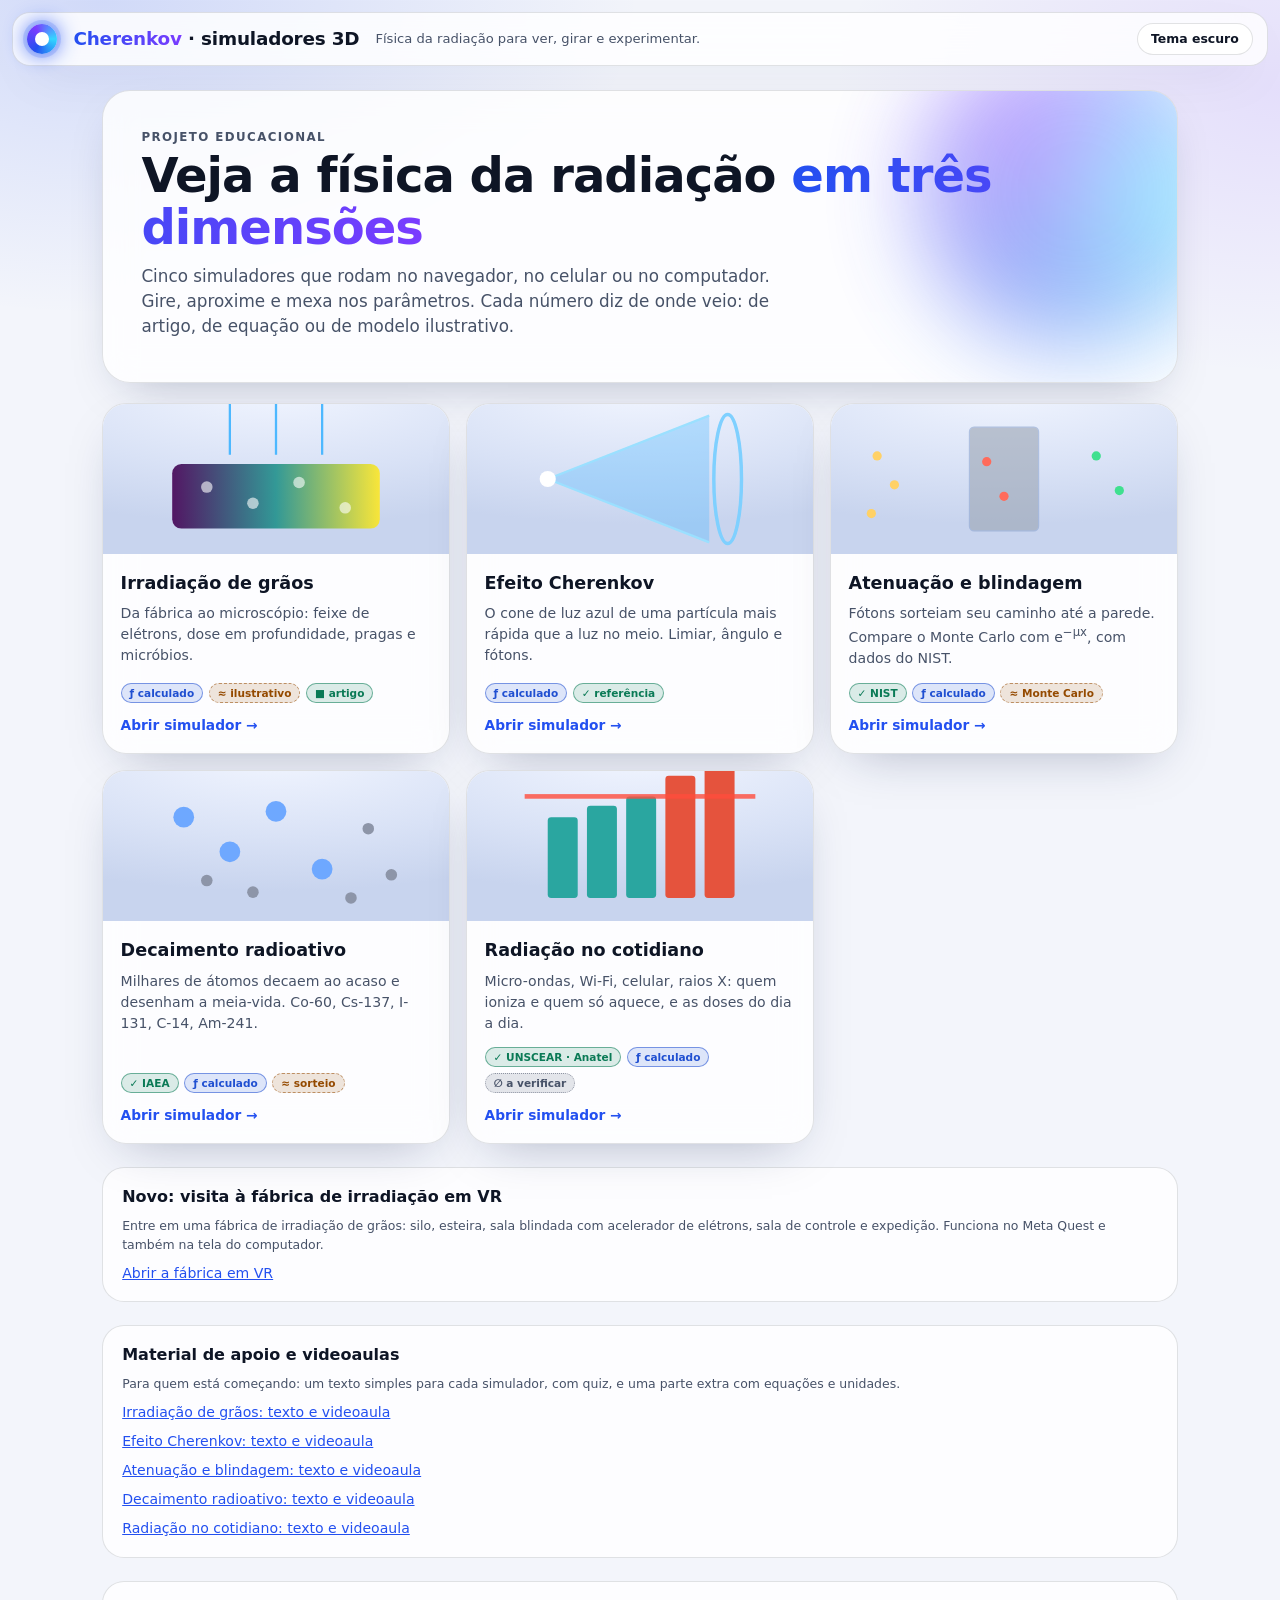
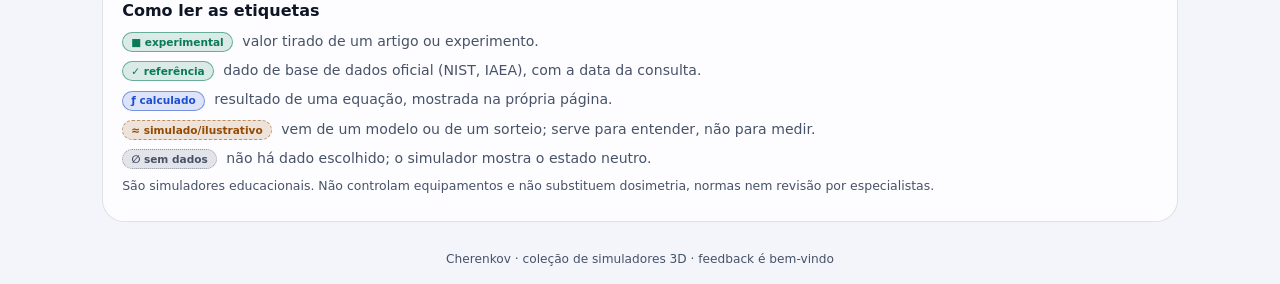
<file: index.html>
<!doctype html>
<html lang="pt-BR">
<head>
<meta charset="utf-8">
<meta name="viewport" content="width=device-width, initial-scale=1">
<title>Cherenkov — simuladores 3D de física da radiação</title>
<meta name="description" content="Coleção de simuladores 3D educacionais: irradiação de grãos, efeito Cherenkov, atenuação de fótons e decaimento radioativo.">
<style>:root{
  --bg:#f3f5fb; --card:rgba(255,255,255,.82); --card-solid:#ffffff; --field:#eef1f9;
  --ink:#0e1525; --muted:#475268; --line:rgba(14,21,37,.12); --track:rgba(14,21,37,.14);
  --accent:#2350f0; --accent2:#7a3cff; --accent-ink:#ffffff; --glow1:rgba(35,80,240,.16); --glow2:rgba(122,60,255,.12);
  --warn-bg:#fff3d6; --warn-ink:#5e3500; --warn-line:#d9961b;
  --b-exp:#0a7a56; --b-calc:#1f4fd1; --b-sim:#944a00; --b-none:#475268; --b-ok:#0a7a56;
  --stage-bg:radial-gradient(120% 90% at 50% -10%,#f1f5ff 0%,#d9e2f6 60%,#c8d4ee 100%);
  --scene-edge:#4a5a7a; --shadow:0 18px 50px -24px rgba(20,35,80,.35); --focus:#2350f0;
  --sans:"Inter","Segoe UI Variable Text","Segoe UI",system-ui,-apple-system,Roboto,sans-serif;
  --mono:ui-monospace,"Cascadia Code","SF Mono",Consolas,monospace;
  color-scheme:light;
}
@media (prefers-color-scheme:dark){
  :root:not([data-theme="light"]){
    --bg:#060912; --card:rgba(17,24,42,.74); --card-solid:#101828; --field:#0b1222;
    --ink:#eaf0ff; --muted:#a9b6d3; --line:rgba(160,185,255,.16); --track:rgba(160,185,255,.22);
    --accent:#6ea8ff; --accent2:#a78bfa; --accent-ink:#06101f; --glow1:rgba(70,120,255,.22); --glow2:rgba(150,100,255,.16);
    --warn-bg:#2b2110; --warn-ink:#ffd98f; --warn-line:#8a6420;
    --b-exp:#5eead4; --b-calc:#93c5fd; --b-sim:#fcd34d; --b-none:#a9b6d3; --b-ok:#5eead4;
    --stage-bg:radial-gradient(110% 85% at 50% -10%,#16275a 0%,#0b1330 55%,#070b18 100%);
    --scene-edge:#8ea6d0; --shadow:0 18px 60px -28px rgba(0,0,0,.8); --focus:#9cc4ff; color-scheme:dark;
  }
}
:root[data-theme="dark"]{
  --bg:#060912; --card:rgba(17,24,42,.74); --card-solid:#101828; --field:#0b1222;
  --ink:#eaf0ff; --muted:#a9b6d3; --line:rgba(160,185,255,.16); --track:rgba(160,185,255,.22);
  --accent:#6ea8ff; --accent2:#a78bfa; --accent-ink:#06101f; --glow1:rgba(70,120,255,.22); --glow2:rgba(150,100,255,.16);
  --warn-bg:#2b2110; --warn-ink:#ffd98f; --warn-line:#8a6420;
  --b-exp:#5eead4; --b-calc:#93c5fd; --b-sim:#fcd34d; --b-none:#a9b6d3; --b-ok:#5eead4;
  --stage-bg:radial-gradient(110% 85% at 50% -10%,#16275a 0%,#0b1330 55%,#070b18 100%);
  --scene-edge:#8ea6d0; --shadow:0 18px 60px -28px rgba(0,0,0,.8); --focus:#9cc4ff; color-scheme:dark;
}
*{box-sizing:border-box}
html{scroll-behavior:smooth}
body{margin:0;min-height:100vh;color:var(--ink);font-family:var(--sans);line-height:1.5;font-size:15px;
  background:radial-gradient(60% 50% at 8% 0%,var(--glow1),transparent 70%),radial-gradient(50% 45% at 100% 10%,var(--glow2),transparent 70%),var(--bg);
  background-attachment:fixed;-webkit-font-smoothing:antialiased}
:focus-visible{outline:3px solid var(--focus);outline-offset:2px;border-radius:8px}
a{color:var(--accent)}
.skip{position:absolute;left:-999px;top:0;background:var(--accent);color:var(--accent-ink);padding:.5rem 1rem;z-index:50;border-radius:0 0 10px 0}
.skip:focus{left:0}
[hidden]{display:none!important}

header.top{display:flex;flex-wrap:wrap;align-items:center;gap:.5rem 1rem;margin:.75rem .75rem 0;padding:.6rem .9rem;
  border:1px solid var(--line);border-radius:18px;background:var(--card);backdrop-filter:blur(16px);-webkit-backdrop-filter:blur(16px);box-shadow:var(--shadow)}
.logo{width:30px;height:30px;border-radius:50%;flex:none;background:conic-gradient(from 210deg,var(--accent),var(--accent2),#33d6ff,var(--accent));
  box-shadow:0 0 0 4px var(--glow1),0 0 22px var(--accent);position:relative}
.logo::after{content:"";position:absolute;inset:8px;border-radius:50%;background:var(--card-solid)}
header.top h1{font-size:1.15rem;margin:0;font-weight:750;letter-spacing:-.01em}
header.top h1 span{background:linear-gradient(90deg,var(--accent),var(--accent2));-webkit-background-clip:text;background-clip:text;color:transparent}
header.top p{margin:0;color:var(--muted);font-size:.82rem;flex:1 1 260px}
.chip{display:inline-flex;align-items:center;gap:.4rem;font:inherit;font-size:.78rem;font-weight:600;cursor:pointer;color:var(--ink);text-decoration:none;
  border:1px solid var(--line);background:var(--card-solid);padding:.38rem .8rem;border-radius:999px;transition:transform .15s,border-color .15s}
.chip:hover{border-color:var(--accent);transform:translateY(-1px)}
.chip[aria-pressed="true"]{background:var(--ink);color:var(--bg)}
.pill-note{font-size:.72rem;font-weight:700;color:var(--warn-ink);background:var(--warn-bg);border:1px solid var(--warn-line);padding:.2rem .6rem;border-radius:999px}

.layout{display:grid;grid-template-columns:minmax(0,1.35fr) minmax(340px,.8fr);gap:.9rem;padding:.9rem .75rem;align-items:start;max-width:1800px;margin:0 auto}
.stagewrap{position:sticky;top:.75rem}
.stage{position:relative;height:calc(100vh - 6.4rem);min-height:420px;border:1px solid var(--line);border-radius:26px;background:var(--stage-bg);overflow:hidden;box-shadow:var(--shadow)}
.stage canvas{position:absolute;inset:0;width:100%;height:100%;display:block;touch-action:none;cursor:grab}
.stage canvas:active{cursor:grabbing}
.ov{position:absolute;font-size:.72rem;pointer-events:none;color:var(--ink)}
.glass{background:var(--card);backdrop-filter:blur(14px);-webkit-backdrop-filter:blur(14px);border:1px solid var(--line);border-radius:14px}
.stamp{left:.7rem;top:.7rem;padding:.3rem .65rem;max-width:calc(100% - 11rem);font-weight:600;color:var(--muted)}
.hint{right:.7rem;bottom:.7rem;padding:.25rem .6rem;color:var(--muted);border-radius:999px}
.tools{right:.7rem;top:.7rem;display:flex;gap:.4rem;pointer-events:auto}
.legend{left:.7rem;bottom:.7rem;padding:.55rem .75rem .6rem;width:min(330px,calc(100% - 9.5rem))}
.legend .ttl{font-weight:700;margin-bottom:.35rem;line-height:1.25}
.legend .ttl small{display:block;font-weight:500;color:var(--muted)}
.legend dl{display:grid;grid-template-columns:1fr auto;gap:.15rem .8rem;margin:0}
.legend dt{color:var(--muted)} .legend dd{margin:0;font-family:var(--mono);font-weight:700;text-align:right}
.lbl{position:absolute;left:0;top:0;font-size:.7rem;padding:.15rem .5rem;white-space:nowrap;pointer-events:none;display:none;
  background:var(--card);backdrop-filter:blur(10px);border:1px solid var(--line);border-radius:999px;font-weight:600}
.nogl{position:absolute;inset:0;display:none;align-items:center;justify-content:center;text-align:center;padding:2rem;color:var(--muted)}

.panels{display:flex;flex-direction:column;gap:.9rem;min-width:0}
.card{background:var(--card);backdrop-filter:blur(16px);-webkit-backdrop-filter:blur(16px);border:1px solid var(--line);border-radius:22px;padding:1rem 1.05rem;box-shadow:var(--shadow)}
.card h2{font-size:1rem;margin:0 0 .6rem;font-weight:700}
.card h3{font-size:.72rem;margin:1rem 0 .35rem;text-transform:uppercase;letter-spacing:.08em;color:var(--muted);font-weight:700}
.ctl{margin:.7rem 0}
.ctl label,.ctl legend{display:flex;justify-content:space-between;gap:.5rem;font-size:.84rem;font-weight:600;margin-bottom:.3rem;padding:0}
.ctl .unit{color:var(--muted);font-weight:500;font-size:.74rem;text-align:right}
.pair{display:grid;grid-template-columns:1fr 6.4rem;gap:.8rem;align-items:center}
input[type=range]{-webkit-appearance:none;appearance:none;width:100%;height:24px;background:transparent;margin:0;cursor:pointer}
input[type=range]::-webkit-slider-runnable-track{height:6px;border-radius:999px;background:linear-gradient(90deg,var(--accent),var(--accent2)) 0/var(--p,0%) 100% no-repeat,var(--track)}
input[type=range]::-moz-range-track{height:6px;border-radius:999px;background:linear-gradient(90deg,var(--accent),var(--accent2)) 0/var(--p,0%) 100% no-repeat,var(--track)}
input[type=range]::-webkit-slider-thumb{-webkit-appearance:none;width:20px;height:20px;margin-top:-7px;border-radius:50%;background:#fff;border:3px solid var(--accent);box-shadow:0 2px 8px rgba(0,0,0,.3)}
input[type=range]::-moz-range-thumb{width:14px;height:14px;border-radius:50%;background:#fff;border:3px solid var(--accent);box-shadow:0 2px 8px rgba(0,0,0,.3)}
input[type=number],select{font-family:var(--mono);font-size:.86rem;padding:.4rem .6rem;border:1px solid var(--line);background:var(--field);color:var(--ink);width:100%;border-radius:12px}
select{font-family:var(--sans)}
input[aria-invalid="true"]{outline:2px solid #d0261a}
.seg{display:flex;gap:.3rem;background:var(--field);padding:.25rem;border-radius:999px;border:1px solid var(--line);flex-wrap:wrap}
.seg label{flex:1;margin:0;text-align:center;cursor:pointer;position:relative;display:block;font-weight:600;font-size:.8rem;white-space:nowrap}
.seg input{position:absolute;opacity:0;inset:0;cursor:pointer;margin:0}
.seg span{display:block;padding:.4rem .6rem;border-radius:999px}
.seg input:checked+span{background:linear-gradient(90deg,var(--accent),var(--accent2));color:var(--accent-ink)}
.seg label:has(input:focus-visible){outline:3px solid var(--focus);outline-offset:2px;border-radius:999px}
fieldset{border:0;margin:.7rem 0 0;padding:0}
.btnrow{display:flex;gap:.5rem;flex-wrap:wrap;margin-top:.6rem}
.btn{font:inherit;font-size:.82rem;font-weight:650;cursor:pointer;border:1px solid var(--line);background:var(--card-solid);color:var(--ink);padding:.5rem 1rem;border-radius:999px}
.btn.pri{background:linear-gradient(90deg,var(--accent),var(--accent2));color:var(--accent-ink);border-color:transparent}
.btn:hover{filter:brightness(1.08)}

.rows{display:flex;flex-direction:column}
.row{display:grid;grid-template-columns:minmax(0,1fr) auto;gap:.1rem .8rem;padding:.55rem 0;border-bottom:1px solid var(--line);align-items:baseline}
.row:last-child{border-bottom:0}
.row .k{font-size:.85rem;font-weight:550}
.row .k small{display:block;color:var(--muted);font-size:.74rem;font-weight:400}
.row .val{text-align:right;display:flex;flex-direction:column;align-items:flex-end;gap:.2rem}
.v{font-family:var(--mono);font-size:.98rem;font-weight:700;font-variant-numeric:tabular-nums}
.badge{font-size:.66rem;font-weight:650;padding:.05rem .5rem;border-radius:999px;white-space:nowrap;line-height:1.55;color:var(--bc,var(--ink));
  background:color-mix(in srgb,var(--bc) 14%,transparent);border:1px solid color-mix(in srgb,var(--bc) 55%,transparent)}
.b-exp{--bc:var(--b-exp)} .b-calc{--bc:var(--b-calc)} .b-sim{--bc:var(--b-sim)} .b-none{--bc:var(--b-none)} .b-ok{--bc:var(--b-ok)}
.b-sim{border-style:dashed} .b-none{border-style:dotted}
.alert{background:var(--warn-bg);color:var(--warn-ink);border:1px solid var(--warn-line);border-radius:14px;padding:.6rem .8rem;font-size:.82rem;margin:.6rem 0}
.alert.info{background:var(--field);color:var(--ink);border-color:var(--line)}
.note{font-size:.78rem;color:var(--muted);margin:.5rem 0}
.kpis{display:grid;grid-template-columns:repeat(3,minmax(0,1fr));gap:.55rem;margin-bottom:.4rem}
.kpi{border:1px solid var(--line);border-radius:16px;padding:.6rem .7rem;background:var(--field);min-width:0}
.kpi .l{font-size:.7rem;font-weight:700;letter-spacing:.06em;text-transform:uppercase;color:var(--muted)}
.kpi .n{font-family:var(--mono);font-size:1.3rem;font-weight:750;line-height:1.2;margin:.15rem 0;overflow-wrap:anywhere}
.kpi .s{font-size:.68rem;color:var(--muted);margin-bottom:.25rem}
.kpi .badge{white-space:normal;display:inline-block;line-height:1.3;padding:.1rem .45rem}
svg.chart{width:100%;height:auto;display:block;background:var(--field);border:1px solid var(--line);border-radius:16px;margin-top:.5rem}
svg.chart text{font-family:var(--mono);font-size:9.5px;fill:var(--muted)}
svg.chart .ttl{fill:var(--ink);font-weight:700;font-family:var(--sans)}
.c-axis{stroke:var(--muted);stroke-width:1;fill:none}
.c-grid{stroke:var(--line);stroke-width:.8}
.c-line{stroke:var(--accent);stroke-width:2.2;fill:none}
.c-sim{stroke:var(--accent);stroke-width:2;fill:none;stroke-dasharray:5 3}
.c-pt{fill:var(--accent2);stroke:var(--card-solid);stroke-width:1.5}
table{border-collapse:separate;border-spacing:0;width:100%;font-size:.8rem;border:1px solid var(--line);border-radius:14px;overflow:hidden}
th,td{padding:.45rem .6rem;text-align:left;border-bottom:1px solid var(--line)}
tr:last-child td{border-bottom:0}
th{background:var(--field);font-size:.7rem;text-transform:uppercase;letter-spacing:.06em;color:var(--muted)}
td.m{font-family:var(--mono);font-weight:700}
ul.lim{margin:.2rem 0 0;padding-left:1.1rem;font-size:.84rem}
ul.lim li{margin:.45rem 0}
footer{padding:1rem;text-align:center;color:var(--muted);font-size:.76rem}

@media (max-width:960px){
  .layout{grid-template-columns:minmax(0,1fr);padding:.5rem}
  header.top{margin:.5rem .5rem 0}
  .stagewrap{top:.4rem;z-index:5}
  .stage{height:44vh;min-height:280px;border-radius:22px}
  .legend{width:min(250px,calc(100% - 1.4rem));font-size:.66rem}
  .hint{display:none}
  .stamp{max-width:calc(100% - 9rem);font-size:.64rem}
  .kpi .n{font-size:1.05rem}
}
@media (prefers-reduced-motion:reduce){html{scroll-behavior:auto}.chip{transition:none}}

/* ===== celular: palco maior e sobreposições enxutas ===== */
@media (max-width:960px){
  header.top{padding:.45rem .7rem;gap:.35rem .6rem;margin:.4rem .4rem 0}
  header.top .logo{width:22px;height:22px}
  header.top .logo::after{inset:6px}
  header.top h1{font-size:.95rem}
  header.top p{display:none}
  .pill-note{font-size:.62rem;padding:.1rem .45rem}
  .chip{font-size:.7rem;padding:.28rem .6rem}
  .stage{height:54vh!important;min-height:300px!important}
  .hint{display:none!important}
  .stamp{font-size:.58rem!important;padding:.2rem .5rem!important;max-width:calc(100% - 6.2rem)!important;line-height:1.25;display:-webkit-box;-webkit-line-clamp:3;-webkit-box-orient:vertical;overflow:hidden}
  .tools{right:.4rem!important;top:.4rem!important;gap:.25rem!important;flex-direction:column;align-items:flex-end}
  .tools .chip{padding:.22rem .5rem!important;font-size:.64rem!important}
  .legend{left:.4rem!important;bottom:.4rem!important;padding:.3rem .5rem!important;width:min(200px,62%)!important;font-size:.58rem!important}
  .legend .ttl{margin-bottom:.15rem;font-size:.62rem}
  .legend .ttl small,.legend dl{display:none}
  .lbl{font-size:.58rem;padding:.04rem .3rem}
  .modes{padding:.2rem;border-radius:14px}
  .modes button{font-size:.7rem;padding:.4rem .25rem}
  .modes .k{display:none}
  .modes button small{display:none}
}
</style>
<style>
.wrap{max-width:1100px;margin:0 auto;padding:.75rem}
.hero{margin:.75rem 0 1.2rem;padding:clamp(1.2rem,4vw,2.4rem);border:1px solid var(--line);border-radius:28px;background:var(--card);backdrop-filter:blur(16px);-webkit-backdrop-filter:blur(16px);box-shadow:var(--shadow);position:relative;overflow:hidden}
.hero::before{content:"";position:absolute;right:-60px;top:-60px;width:320px;height:320px;border-radius:50%;background:conic-gradient(from 210deg,var(--accent),var(--accent2),#33d6ff,var(--accent));filter:blur(46px);opacity:.45}
.hero h1{font-size:clamp(1.8rem,5vw,3rem);line-height:1.08;margin:.2rem 0 .6rem;letter-spacing:-.02em;position:relative}
.hero h1 span{background:linear-gradient(90deg,var(--accent),var(--accent2));-webkit-background-clip:text;background-clip:text;color:transparent}
.hero p{max-width:60ch;color:var(--muted);font-size:1.05rem;margin:.3rem 0;position:relative}
.hero .eyebrow{font-size:.74rem;font-weight:700;letter-spacing:.12em;text-transform:uppercase;color:var(--muted);position:relative}
.grid{display:grid;grid-template-columns:repeat(auto-fit,minmax(260px,1fr));gap:1rem}
.sim{display:flex;flex-direction:column;border:1px solid var(--line);border-radius:24px;background:var(--card);backdrop-filter:blur(16px);-webkit-backdrop-filter:blur(16px);box-shadow:var(--shadow);overflow:hidden;text-decoration:none;color:inherit;transition:transform .2s,border-color .2s}
.sim:hover{transform:translateY(-4px);border-color:var(--accent)}
.art{height:150px;position:relative;overflow:hidden;background:var(--stage-bg)}
.art svg{position:absolute;inset:0;width:100%;height:100%}
.sim .body{padding:1rem 1.1rem 1.1rem;display:flex;flex-direction:column;gap:.45rem;flex:1}
.sim h2{font-size:1.1rem;margin:0}
.sim p{margin:0;font-size:.88rem;color:var(--muted)}
.tags{display:flex;gap:.35rem;flex-wrap:wrap;margin-top:auto;padding-top:.4rem}
.go{font-weight:700;font-size:.86rem;color:var(--accent);margin-top:.3rem}
.legend-box{margin-top:1.4rem;padding:1.1rem 1.2rem;border:1px solid var(--line);border-radius:22px;background:var(--card)}
.legend-box h2{margin:0 0 .5rem;font-size:1rem}
.legend-box ul{margin:0;padding:0;list-style:none;display:grid;gap:.5rem}
.legend-box li{display:flex;gap:.6rem;align-items:baseline;font-size:.88rem;color:var(--muted)}
@keyframes drift{from{transform:translateX(-30px)}to{transform:translateX(30px)}}
@keyframes spin{to{transform:rotate(360deg)}}
@keyframes fade{0%,100%{opacity:.25}50%{opacity:1}}
.drift{animation:drift 3.2s ease-in-out infinite alternate}
.fade{animation:fade 2.4s ease-in-out infinite}
@media (prefers-reduced-motion:reduce){.drift,.fade{animation:none}.sim{transition:none}}
</style>
</head>
<body>
<a class="skip" href="#sims">Ir para os simuladores</a>
<header class="top">
  <div class="logo" aria-hidden="true"></div>
  <h1><span>Cherenkov</span> · simuladores 3D</h1>
  <p>Física da radiação para ver, girar e experimentar.</p>
  <button id="theme" class="chip" type="button" aria-pressed="false">Tema escuro</button>
</header>

<main class="wrap">
  <section class="hero">
    <div class="eyebrow">projeto educacional</div>
    <h1>Veja a física da radiação <span>em três dimensões</span></h1>
    <p>Cinco simuladores que rodam no navegador, no celular ou no computador. Gire, aproxime e mexa nos parâmetros. Cada número diz de onde veio: de artigo, de equação ou de modelo ilustrativo.</p>
  </section>

  <section class="grid" id="sims" aria-label="Simuladores">
    <a class="sim" href="graos.html">
      <div class="art" aria-hidden="true"><svg viewBox="0 0 300 150" preserveAspectRatio="xMidYMid slice">
        <defs><linearGradient id="g1" x1="0" x2="1"><stop offset="0" stop-color="#440154"/><stop offset=".5" stop-color="#21918c"/><stop offset="1" stop-color="#fde725"/></linearGradient></defs>
        <rect x="60" y="62" width="180" height="56" rx="8" fill="url(#g1)" opacity=".9"/>
        <g fill="#fff" opacity=".6"><circle cx="90" cy="82" r="5"/><circle cx="130" cy="96" r="5"/><circle cx="170" cy="78" r="5"/><circle cx="210" cy="100" r="5"/></g>
        <g stroke="#4db8ff" stroke-width="2" class="fade"><path d="M110 10v44M150 6v48M190 10v44"/></g></svg></div>
      <div class="body"><h2>Irradiação de grãos</h2>
        <p>Da fábrica ao microscópio: feixe de elétrons, dose em profundidade, pragas e micróbios.</p>
        <div class="tags"><span class="badge b-calc">ƒ calculado</span><span class="badge b-sim">≈ ilustrativo</span><span class="badge b-exp">■ artigo</span></div>
        <div class="go">Abrir simulador →</div></div></a>

    <a class="sim" href="efeito-cherenkov.html">
      <div class="art" aria-hidden="true"><svg viewBox="0 0 300 150" preserveAspectRatio="xMidYMid slice">
        <path d="M70 75 L210 20 L210 130 Z" fill="#4db8ff" opacity=".35" class="fade"/><path d="M70 75 L210 20" stroke="#9be0ff" stroke-width="2"/><path d="M70 75 L210 130" stroke="#9be0ff" stroke-width="2"/>
        <circle cx="70" cy="75" r="7" fill="#fff"/><ellipse cx="226" cy="75" rx="12" ry="56" fill="none" stroke="#7fd0ff" stroke-width="3"/></svg></div>
      <div class="body"><h2>Efeito Cherenkov</h2>
        <p>O cone de luz azul de uma partícula mais rápida que a luz no meio. Limiar, ângulo e fótons.</p>
        <div class="tags"><span class="badge b-calc">ƒ calculado</span><span class="badge b-ok">✓ referência</span></div>
        <div class="go">Abrir simulador →</div></div></a>

    <a class="sim" href="atenuacao.html">
      <div class="art" aria-hidden="true"><svg viewBox="0 0 300 150" preserveAspectRatio="xMidYMid slice">
        <rect x="120" y="30" width="60" height="90" rx="4" fill="#9aa3b2" opacity=".6" stroke="#8ea6d0"/>
        <g class="drift" fill="#ffd166"><circle cx="40" cy="55" r="4"/><circle cx="55" cy="80" r="4"/><circle cx="35" cy="105" r="4"/></g>
        <g fill="#ff6b5b"><circle cx="135" cy="60" r="4"/><circle cx="150" cy="90" r="4"/></g><g fill="#3fe08f"><circle cx="230" cy="55" r="4"/><circle cx="250" cy="85" r="4"/></g></svg></div>
      <div class="body"><h2>Atenuação e blindagem</h2>
        <p>Fótons sorteiam seu caminho até a parede. Compare o Monte Carlo com e<sup>−μx</sup>, com dados do NIST.</p>
        <div class="tags"><span class="badge b-ok">✓ NIST</span><span class="badge b-calc">ƒ calculado</span><span class="badge b-sim">≈ Monte Carlo</span></div>
        <div class="go">Abrir simulador →</div></div></a>

    <a class="sim" href="decaimento.html">
      <div class="art" aria-hidden="true"><svg viewBox="0 0 300 150" preserveAspectRatio="xMidYMid slice">
        <g fill="#6ea8ff"><circle cx="70" cy="50" r="9"/><circle cx="110" cy="80" r="9"/><circle cx="150" cy="45" r="9"/><circle cx="190" cy="95" r="9"/></g>
        <g fill="#8d95a8" class="fade"><circle cx="90" cy="105" r="5"/><circle cx="130" cy="115" r="5"/><circle cx="230" cy="60" r="5"/><circle cx="215" cy="120" r="5"/><circle cx="250" cy="100" r="5"/></g></svg></div>
      <div class="body"><h2>Decaimento radioativo</h2>
        <p>Milhares de átomos decaem ao acaso e desenham a meia-vida. Co-60, Cs-137, I-131, C-14, Am-241.</p>
        <div class="tags"><span class="badge b-ok">✓ IAEA</span><span class="badge b-calc">ƒ calculado</span><span class="badge b-sim">≈ sorteio</span></div>
        <div class="go">Abrir simulador →</div></div></a>

    <a class="sim" href="cotidiano.html">
      <div class="art" aria-hidden="true"><svg viewBox="0 0 300 150" preserveAspectRatio="xMidYMid slice">
        <rect x="70" y="50" width="26" height="70" rx="3" fill="#2aa6a0"/><rect x="104" y="40" width="26" height="80" rx="3" fill="#2aa6a0"/><rect x="138" y="32" width="26" height="88" rx="3" fill="#2aa6a0"/>
        <rect x="172" y="14" width="26" height="106" rx="3" fill="#e5533d"/><rect x="206" y="6" width="26" height="114" rx="3" fill="#e5533d"/>
        <rect x="50" y="30" width="200" height="4" fill="#ff4d3d" opacity=".8" class="fade"/></svg></div>
      <div class="body"><h2>Radiação no cotidiano</h2>
        <p>Micro-ondas, Wi-Fi, celular, raios X: quem ioniza e quem só aquece, e as doses do dia a dia.</p>
        <div class="tags"><span class="badge b-ok">✓ UNSCEAR · Anatel</span><span class="badge b-calc">ƒ calculado</span><span class="badge b-none">∅ a verificar</span></div>
        <div class="go">Abrir simulador →</div></div></a>
  </section>

  <section class="legend-box" aria-labelledby="h-vr"><h2 id="h-vr">Novo: visita à fábrica de irradiação em VR</h2><p class="note" style="margin-top:0">Entre em uma fábrica de irradiação de grãos: silo, esteira, sala blindada com acelerador de elétrons, sala de controle e expedição. Funciona no Meta Quest e também na tela do computador.</p><ul><li><a href="lab-vr.html">Abrir a fábrica em VR</a></li></ul></section>

  <section class="legend-box" aria-labelledby="h-mat"><h2 id="h-mat">Material de apoio e videoaulas</h2><p class="note" style="margin-top:0">Para quem está começando: um texto simples para cada simulador, com quiz, e uma parte extra com equações e unidades.</p><ul><li><a href="material-graos.html">Irradiação de grãos: texto e videoaula</a></li><li><a href="material-cherenkov.html">Efeito Cherenkov: texto e videoaula</a></li><li><a href="material-atenuacao.html">Atenuação e blindagem: texto e videoaula</a></li><li><a href="material-decaimento.html">Decaimento radioativo: texto e videoaula</a></li><li><a href="material-cotidiano.html">Radiação no cotidiano: texto e videoaula</a></li></ul></section>

  <section class="legend-box" aria-labelledby="h-leg">
    <h2 id="h-leg">Como ler as etiquetas</h2>
    <ul>
      <li><span class="badge b-exp">■ experimental</span> valor tirado de um artigo ou experimento.</li>
      <li><span class="badge b-ok">✓ referência</span> dado de base de dados oficial (NIST, IAEA), com a data da consulta.</li>
      <li><span class="badge b-calc">ƒ calculado</span> resultado de uma equação, mostrada na própria página.</li>
      <li><span class="badge b-sim">≈ simulado/ilustrativo</span> vem de um modelo ou de um sorteio; serve para entender, não para medir.</li>
      <li><span class="badge b-none">∅ sem dados</span> não há dado escolhido; o simulador mostra o estado neutro.</li>
    </ul>
    <p class="note">São simuladores educacionais. Não controlam equipamentos e não substituem dosimetria, normas nem revisão por especialistas.</p>
  </section>
</main>
<footer>Cherenkov · coleção de simuladores 3D · feedback é bem-vindo</footer>
<script>"use strict";
/* Biblioteca compartilhada dos simuladores: tema, formatação, etiquetas de tipo,
   controles deslizantes e palco 3D (câmera orbital própria, rótulos HTML). */
const Lab = (() => {
  const $ = (s, r = document) => r.querySelector(s);
  const $$ = (s, r = document) => [...r.querySelectorAll(s)];

  /* ---- formatação pt-BR ---- */
  const cache = {};
  const nf = d => cache[d] || (cache[d] = new Intl.NumberFormat('pt-BR', { maximumFractionDigits: d }));
  const num = (x, d = 2) => (x === null || x === undefined || !isFinite(x)) ? '—' : nf(d).format(x);
  const SUP = { '0':'⁰','1':'¹','2':'²','3':'³','4':'⁴','5':'⁵','6':'⁶','7':'⁷','8':'⁸','9':'⁹','-':'⁻' };
  const sci = (x, d = 2) => {
    if (!isFinite(x)) return '—'; if (x === 0) return '0';
    const [m, e] = x.toExponential(d).split('e');
    return `${m.replace('.', ',')} × 10${String(parseInt(e, 10)).split('').map(c => SUP[c] || c).join('')}`;
  };

  /* ---- etiquetas de tipo ---- */
  const TYPES = {
    exp:  { cls: 'b-exp',  glyph: '■', text: 'experimental' },
    calc: { cls: 'b-calc', glyph: 'ƒ', text: 'calculado' },
    sim:  { cls: 'b-sim',  glyph: '≈', text: 'simulado/ilustrativo' },
    ref:  { cls: 'b-ok',   glyph: '✓', text: 'dado de referência' },
    none: { cls: 'b-none', glyph: '∅', text: 'sem dados' }
  };
  const badge = (t, text) => `<span class="badge ${TYPES[t].cls}">${TYPES[t].glyph} ${(text || TYPES[t].text).replace(/^[■ƒ≈✓∅]\s*/, '')}</span>`;
  const row = (k, sub, v, t, tText) =>
    `<div class="row"><div class="k">${k}${sub ? `<small>${sub}</small>` : ''}</div><div class="val"><span class="v">${v}</span>${badge(t, tText)}</div></div>`;

  /* ---- tema ---- */
  function theme(onChange){
    const root = document.documentElement, btn = $('#theme');
    let saved = null; try { saved = localStorage.getItem('cherenkov-theme'); } catch (e) {}
    if (saved) root.setAttribute('data-theme', saved);
    const isDark = () => root.getAttribute('data-theme') === 'dark' || (!root.getAttribute('data-theme') && matchMedia('(prefers-color-scheme: dark)').matches);
    const sync = () => { const d = isDark(); btn.setAttribute('aria-pressed', d); btn.textContent = d ? 'Tema claro' : 'Tema escuro'; if (onChange) onChange(d); };
    btn.addEventListener('click', () => {
      const n = isDark() ? 'light' : 'dark'; root.setAttribute('data-theme', n);
      try { localStorage.setItem('cherenkov-theme', n); } catch (e) {}
      sync();
    });
    matchMedia('(prefers-color-scheme: dark)').addEventListener('change', sync);
    sync();
    return isDark;
  }

  /* ---- controle deslizante + campo numérico ---- */
  const sig = x => Number(x.toPrecision(3));
  const setP = r => r.style.setProperty('--p', ((r.value - r.min) / (r.max - r.min) * 100) + '%');
  function slider(host, c, onChange){
    const toS = v => c.log ? Math.round(Math.log(v / c.min) / Math.log(c.max / c.min) * 1000) : v;
    const fromS = s => c.log ? sig(c.min * Math.pow(c.max / c.min, s / 1000)) : +s;
    $(host).insertAdjacentHTML('beforeend', `
      <div class="ctl">
        <label for="n-${c.id}">${c.label} <span class="unit">${c.unit || ''}${c.hint ? ' · ' + c.hint : ''}</span></label>
        <div class="pair">
          <input type="range" id="r-${c.id}" aria-label="${c.label}, controle deslizante" min="${c.log ? 0 : c.min}" max="${c.log ? 1000 : c.max}" step="${c.log ? 1 : c.step}" value="${toS(c.value)}">
          <input type="number" id="n-${c.id}" inputmode="decimal" min="${c.min}" max="${c.max}" step="${c.step || 'any'}" value="${c.value}">
        </div>
      </div>`);
    const r = $('#r-' + c.id), n = $('#n-' + c.id); setP(r);
    const api = {
      value: c.value,
      set(v){ api.value = v; n.value = v; r.value = toS(v); setP(r); n.removeAttribute('aria-invalid'); onChange(v); }
    };
    r.addEventListener('input', () => { api.value = fromS(r.value); n.value = api.value; setP(r); n.removeAttribute('aria-invalid'); onChange(api.value); });
    n.addEventListener('input', () => {
      const v = parseFloat(n.value);
      if (isFinite(v) && v >= c.min && v <= c.max){ api.value = v; r.value = toS(v); setP(r); n.removeAttribute('aria-invalid'); onChange(v); }
      else n.setAttribute('aria-invalid', 'true');
    });
    n.addEventListener('change', () => { let v = parseFloat(n.value); if (!isFinite(v)) v = api.value; api.set(Math.min(Math.max(v, c.min), c.max)); });
    return api;
  }

  /* ---- palco 3D ---- */
  function stage(opts){
    const o = Object.assign({ theta: 0.6, phi: 1.15, radius: 14, target: [0, 0, 0], minR: 4, maxR: 60, fov: 40 }, opts);
    const canvas = $('#gl'), el = $('#stage'), labelHost = $('#labels');
    let renderer;
    try { renderer = new THREE.WebGLRenderer({ canvas, antialias: true, alpha: true }); }
    catch (e){ $('#nogl').style.display = 'flex'; return null; }
    renderer.setPixelRatio(Math.min(window.devicePixelRatio || 1, 2));
    renderer.outputEncoding = THREE.sRGBEncoding;
    renderer.setClearColor(0x000000, 0);
    const scene = new THREE.Scene();
    const camera = new THREE.PerspectiveCamera(o.fov, 1, 0.05, 500);
    scene.add(new THREE.AmbientLight(0xffffff, 0.7));
    scene.add(new THREE.HemisphereLight(0xdfe9ff, 0x445066, 0.35));
    const key = new THREE.DirectionalLight(0xffffff, 0.9); key.position.set(6, 14, 9); scene.add(key);
    const orbit = { theta: o.theta, phi: o.phi, radius: o.radius, target: new THREE.Vector3(...o.target) };
    const goal = { theta: o.theta, phi: o.phi, radius: o.radius, target: new THREE.Vector3(...o.target) };
    const reduced = matchMedia('(prefers-reduced-motion: reduce)').matches;
    const labels = new Map();
    const api = { THREE, scene, camera, renderer, canvas, orbit, goal, reduced, dark: false, onTick: null, onPick: null };

    function resize(){ const w = el.clientWidth, h = el.clientHeight; if (!w || !h) return; renderer.setSize(w, h, false); camera.aspect = w / h; camera.fov = camera.aspect < 1 ? Math.min(75, o.fov / Math.pow(camera.aspect, 0.7)) : o.fov; camera.updateProjectionMatrix(); }
    new ResizeObserver(resize).observe(el); resize();

    const zoom = f => { goal.radius = Math.min(Math.max(goal.radius * f, o.minR), o.maxR); };
    const ptrs = new Map(); let pinch = 0, down = null;
    canvas.addEventListener('pointerdown', e => { canvas.setPointerCapture(e.pointerId); ptrs.set(e.pointerId, { x: e.clientX, y: e.clientY }); down = { moved: 0, t: performance.now() };
      if (ptrs.size === 2){ const [a, b] = [...ptrs.values()]; pinch = Math.hypot(a.x - b.x, a.y - b.y); } });
    canvas.addEventListener('pointermove', e => {
      const p = ptrs.get(e.pointerId); if (!p) return;
      const dx = e.clientX - p.x, dy = e.clientY - p.y; p.x = e.clientX; p.y = e.clientY; if (down) down.moved += Math.abs(dx) + Math.abs(dy);
      if (ptrs.size === 1){ goal.theta -= dx * 0.008; goal.phi = Math.min(Math.max(goal.phi - dy * 0.008, 0.12), Math.PI - 0.12); }
      else if (ptrs.size === 2){ const [a, b] = [...ptrs.values()], d = Math.hypot(a.x - b.x, a.y - b.y); if (pinch > 0) zoom(pinch / d); pinch = d; }
    });
    const up = e => { if (down && down.moved < 6 && performance.now() - down.t < 500 && api.onPick) api.onPick(e); ptrs.delete(e.pointerId); pinch = 0; };
    canvas.addEventListener('pointerup', up); canvas.addEventListener('pointercancel', e => { ptrs.delete(e.pointerId); pinch = 0; });
    canvas.addEventListener('wheel', e => { e.preventDefault(); zoom(Math.exp(e.deltaY * 0.0012)); }, { passive: false });
    canvas.addEventListener('keydown', e => {
      const k = e.key, s = 0.09; let used = true;
      if (k === 'ArrowLeft') goal.theta -= s; else if (k === 'ArrowRight') goal.theta += s;
      else if (k === 'ArrowUp') goal.phi = Math.max(goal.phi - s, 0.12); else if (k === 'ArrowDown') goal.phi = Math.min(goal.phi + s, Math.PI - 0.12);
      else if (k === '+' || k === '=') zoom(0.9); else if (k === '-' || k === '_') zoom(1.1); else used = false;
      if (used) e.preventDefault();
    });
    api.resetCamera = () => { goal.theta = o.theta; goal.phi = o.phi; goal.radius = o.radius; goal.target.set(...o.target); };

    api.label = (id, cls) => { const d = document.createElement('div'); d.className = 'lbl ' + (cls || ''); labelHost.appendChild(d); labels.set(id, d); return d; };
    const v3 = new THREE.Vector3();
    api.place = (id, pos, show, text, keep) => {
      const node = labels.get(id); if (!node) return;
      if (!show || (el.clientWidth < 560 && !keep)){ node.style.display = 'none'; return; }
      v3.copy(pos).project(camera);
      if (v3.z > 1){ node.style.display = 'none'; return; }
      if (text !== undefined && node.textContent !== text) node.textContent = text;
      node.style.display = 'block';
      const px = (v3.x * 0.5 + 0.5) * el.clientWidth, py = (-v3.y * 0.5 + 0.5) * el.clientHeight;
      node.style.transform = `translate(${Math.max(4, Math.min(px + 8, el.clientWidth - node.offsetWidth - 4))}px,${py}px) translateY(-50%)`;
    };
    api.hideLabels = () => labels.forEach(l => { l.style.display = 'none'; });

    let last = performance.now(), clock = 0;
    function loop(now){
      requestAnimationFrame(loop);
      if (document.hidden || !el.clientWidth) return;
      const dt = Math.min(0.05, (now - last) / 1000); last = now; clock += dt;
      const k = 1 - Math.exp(-dt * 9);
      orbit.theta += (goal.theta - orbit.theta) * k; orbit.phi += (goal.phi - orbit.phi) * k; orbit.radius += (goal.radius - orbit.radius) * k; orbit.target.lerp(goal.target, k);
      const sp = Math.sin(orbit.phi);
      camera.position.set(orbit.target.x + orbit.radius * sp * Math.sin(orbit.theta), orbit.target.y + orbit.radius * Math.cos(orbit.phi), orbit.target.z + orbit.radius * sp * Math.cos(orbit.theta));
      camera.lookAt(orbit.target);
      api.hideLabels();
      if (api.onTick) api.onTick(dt, clock);
      renderer.render(scene, camera);
      if (api.onLabels) api.onLabels();
    }
    requestAnimationFrame(loop);
    return api;
  }

  return { $, $$, num, sci, badge, row, TYPES, theme, slider, stage, setP };
})();
</script>
<script>Lab.theme();</script>
</body>
</html>
</file>
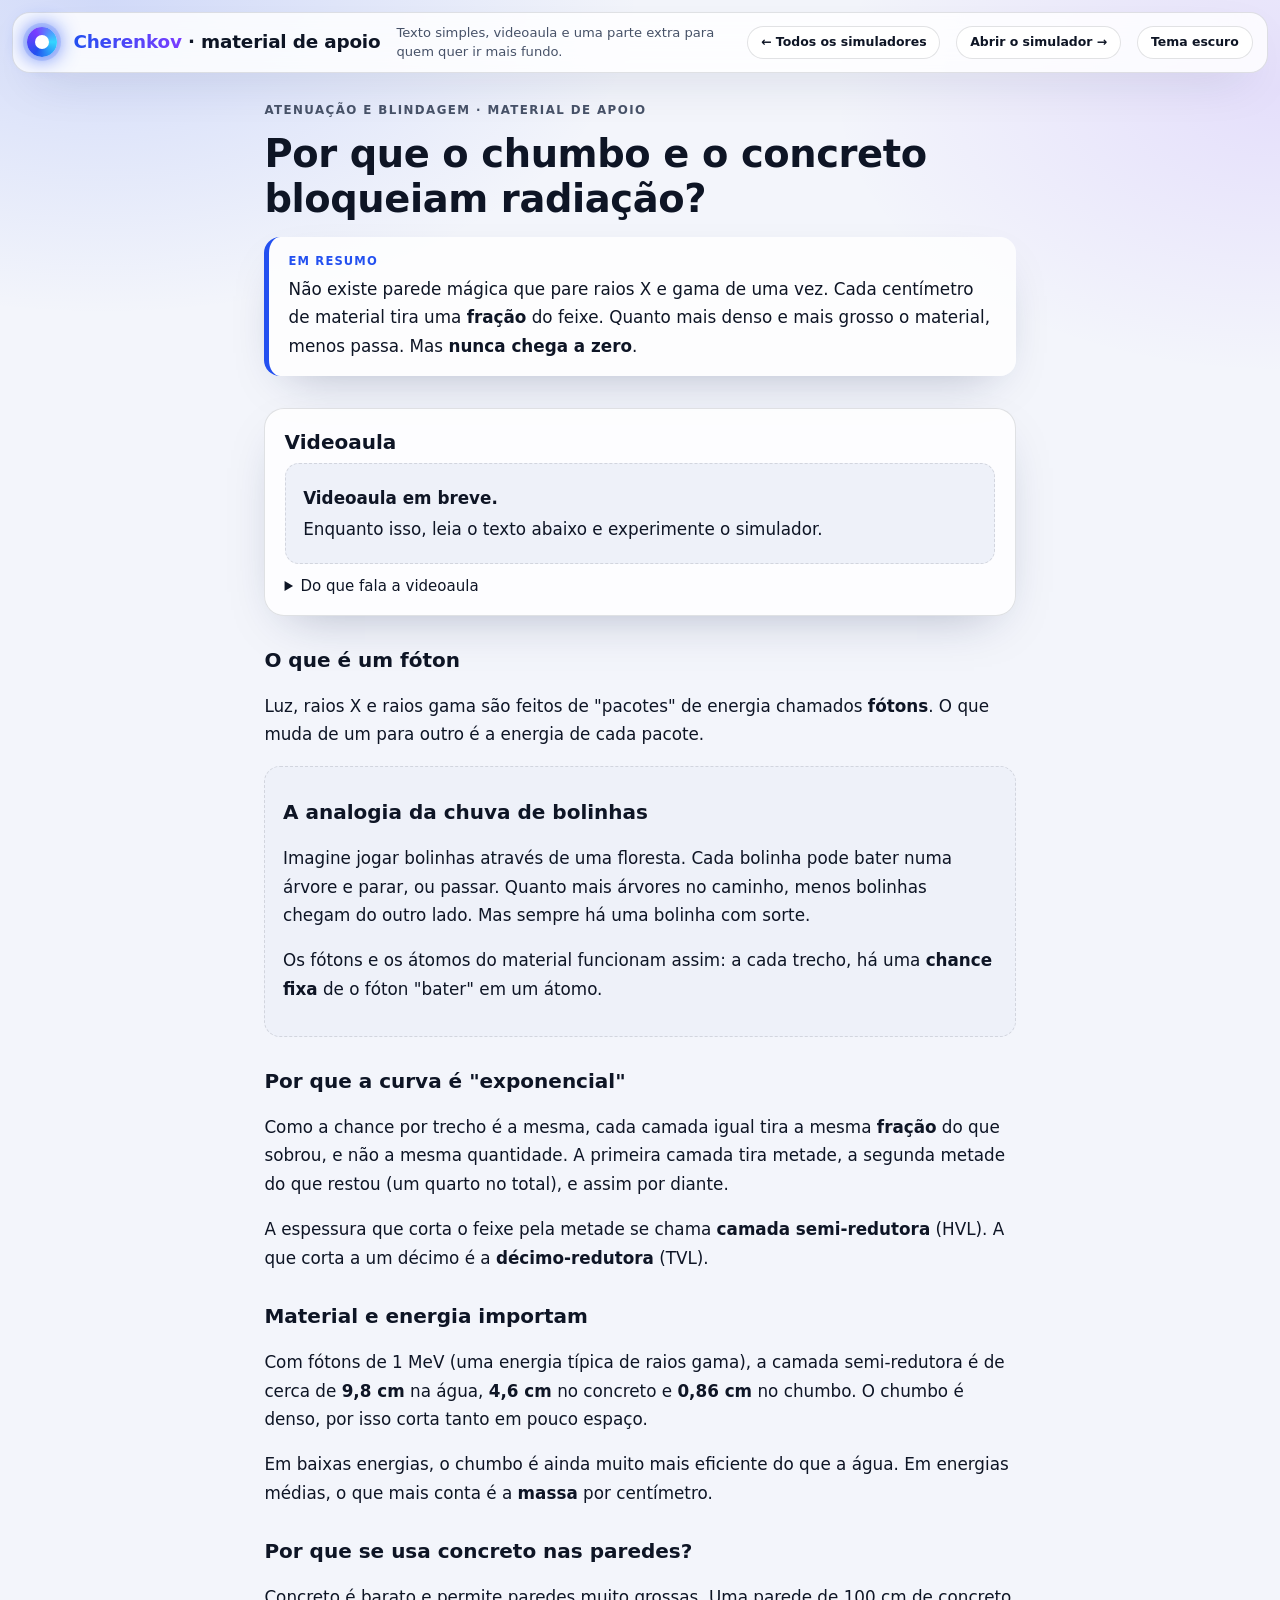
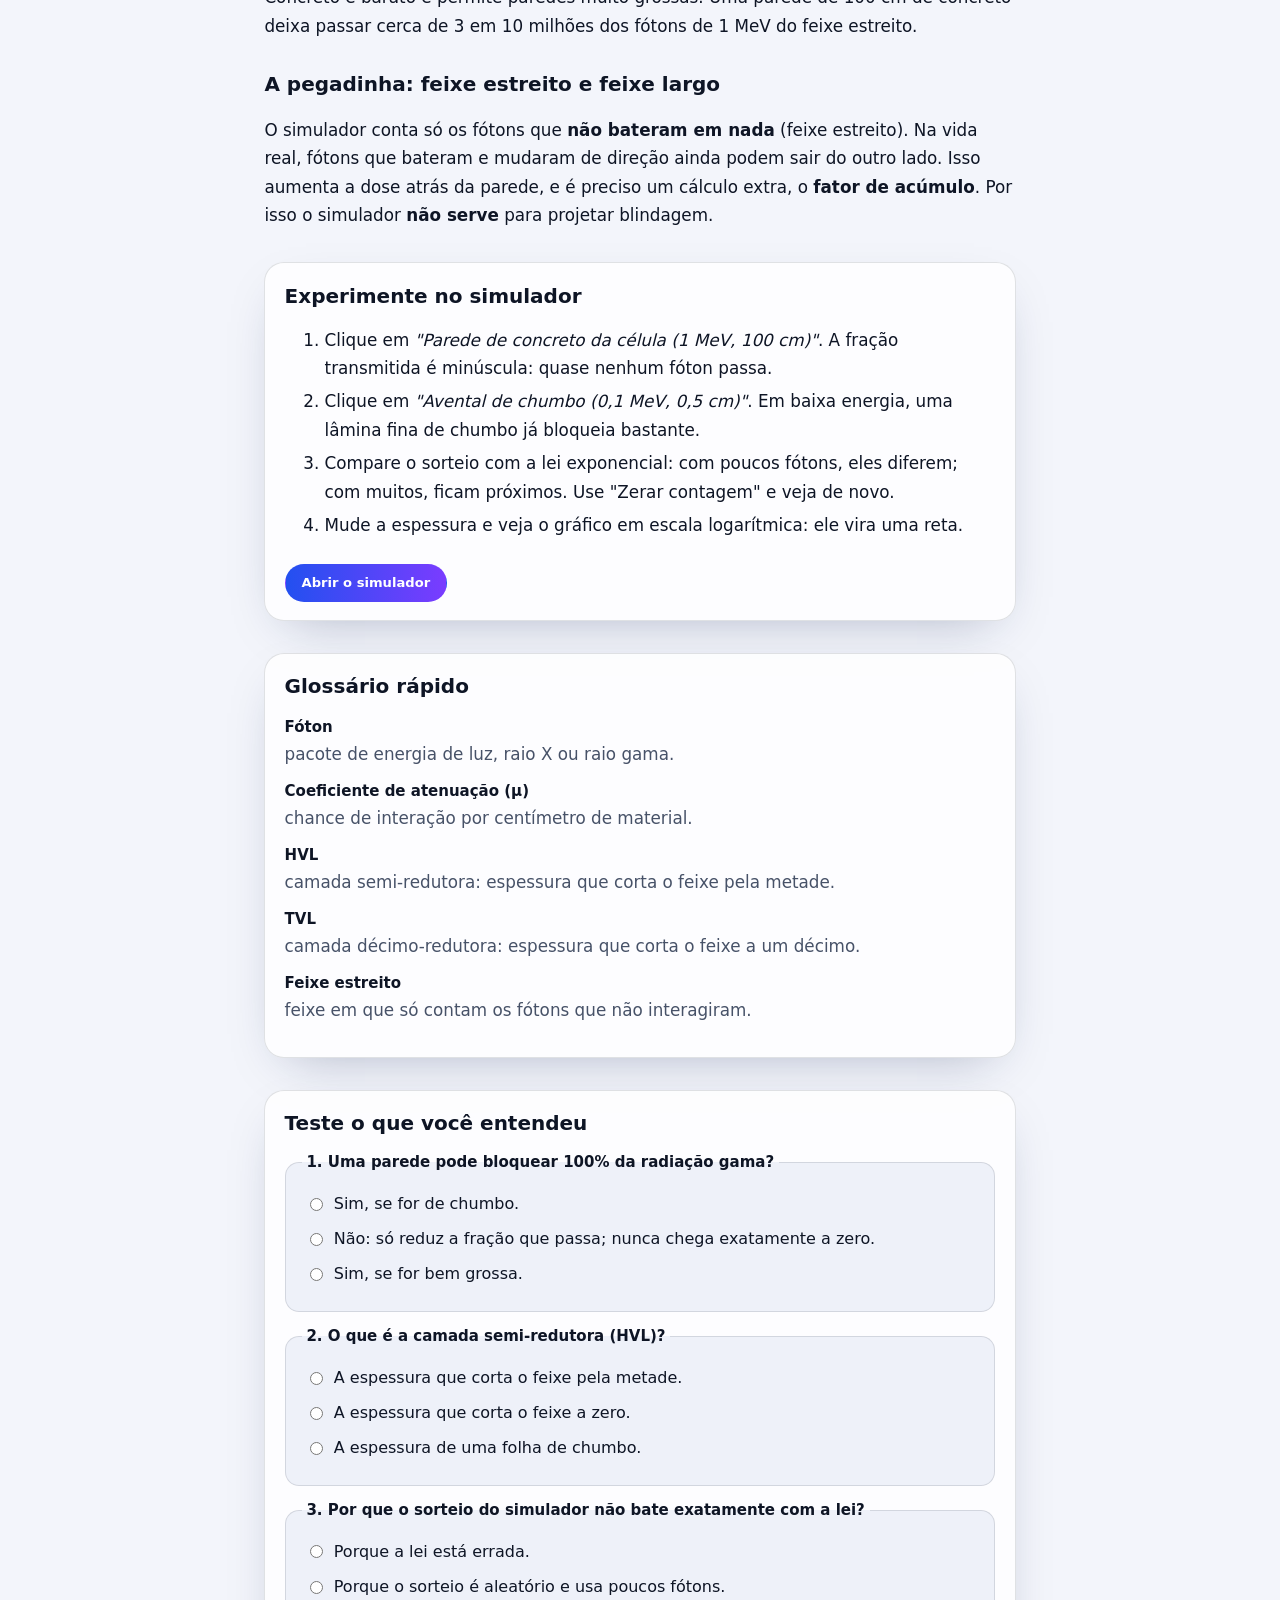
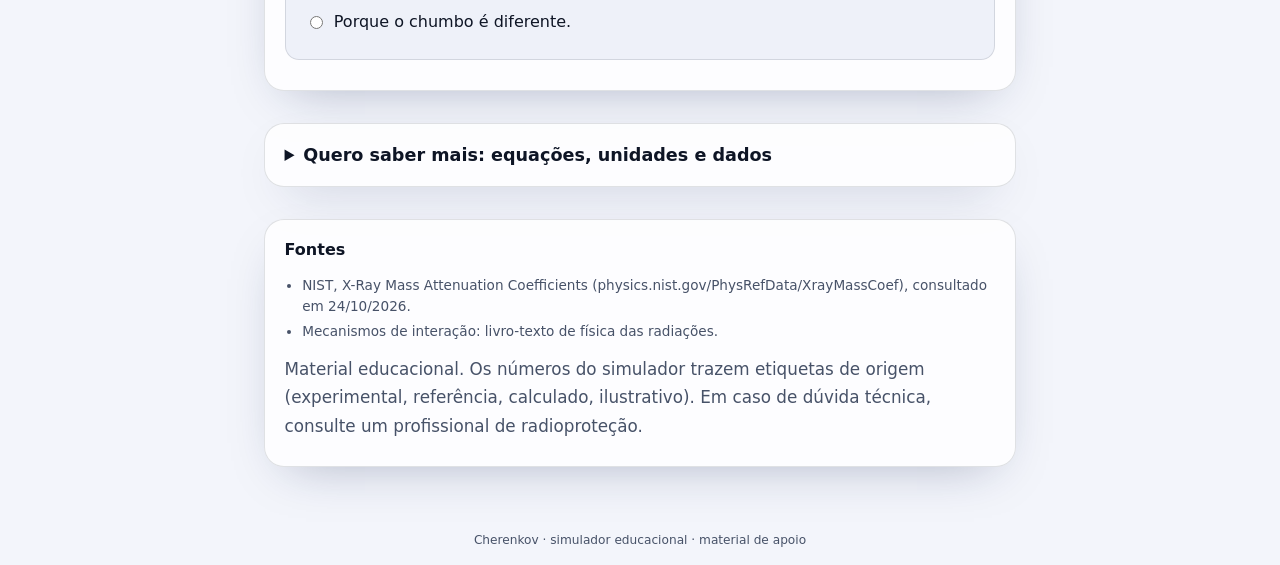
<file: material-atenuacao.html>
<!doctype html>
<html lang="pt-BR">
<head>
<meta charset="utf-8">
<meta name="viewport" content="width=device-width, initial-scale=1">
<title>Por que o chumbo e o concreto bloqueiam radiação? — material de apoio</title>
<meta name="description" content="Material de apoio simples e videoaula sobre Atenuação e blindagem. Texto para quem está começando e uma parte extra com equações e unidades.">
<style>:root{
  --bg:#f3f5fb; --card:rgba(255,255,255,.82); --card-solid:#ffffff; --field:#eef1f9;
  --ink:#0e1525; --muted:#475268; --line:rgba(14,21,37,.12); --track:rgba(14,21,37,.14);
  --accent:#2350f0; --accent2:#7a3cff; --accent-ink:#ffffff; --glow1:rgba(35,80,240,.16); --glow2:rgba(122,60,255,.12);
  --warn-bg:#fff3d6; --warn-ink:#5e3500; --warn-line:#d9961b;
  --b-exp:#0a7a56; --b-calc:#1f4fd1; --b-sim:#944a00; --b-none:#475268; --b-ok:#0a7a56;
  --stage-bg:radial-gradient(120% 90% at 50% -10%,#f1f5ff 0%,#d9e2f6 60%,#c8d4ee 100%);
  --scene-edge:#4a5a7a; --shadow:0 18px 50px -24px rgba(20,35,80,.35); --focus:#2350f0;
  --sans:"Inter","Segoe UI Variable Text","Segoe UI",system-ui,-apple-system,Roboto,sans-serif;
  --mono:ui-monospace,"Cascadia Code","SF Mono",Consolas,monospace;
  color-scheme:light;
}
@media (prefers-color-scheme:dark){
  :root:not([data-theme="light"]){
    --bg:#060912; --card:rgba(17,24,42,.74); --card-solid:#101828; --field:#0b1222;
    --ink:#eaf0ff; --muted:#a9b6d3; --line:rgba(160,185,255,.16); --track:rgba(160,185,255,.22);
    --accent:#6ea8ff; --accent2:#a78bfa; --accent-ink:#06101f; --glow1:rgba(70,120,255,.22); --glow2:rgba(150,100,255,.16);
    --warn-bg:#2b2110; --warn-ink:#ffd98f; --warn-line:#8a6420;
    --b-exp:#5eead4; --b-calc:#93c5fd; --b-sim:#fcd34d; --b-none:#a9b6d3; --b-ok:#5eead4;
    --stage-bg:radial-gradient(110% 85% at 50% -10%,#16275a 0%,#0b1330 55%,#070b18 100%);
    --scene-edge:#8ea6d0; --shadow:0 18px 60px -28px rgba(0,0,0,.8); --focus:#9cc4ff; color-scheme:dark;
  }
}
:root[data-theme="dark"]{
  --bg:#060912; --card:rgba(17,24,42,.74); --card-solid:#101828; --field:#0b1222;
  --ink:#eaf0ff; --muted:#a9b6d3; --line:rgba(160,185,255,.16); --track:rgba(160,185,255,.22);
  --accent:#6ea8ff; --accent2:#a78bfa; --accent-ink:#06101f; --glow1:rgba(70,120,255,.22); --glow2:rgba(150,100,255,.16);
  --warn-bg:#2b2110; --warn-ink:#ffd98f; --warn-line:#8a6420;
  --b-exp:#5eead4; --b-calc:#93c5fd; --b-sim:#fcd34d; --b-none:#a9b6d3; --b-ok:#5eead4;
  --stage-bg:radial-gradient(110% 85% at 50% -10%,#16275a 0%,#0b1330 55%,#070b18 100%);
  --scene-edge:#8ea6d0; --shadow:0 18px 60px -28px rgba(0,0,0,.8); --focus:#9cc4ff; color-scheme:dark;
}
*{box-sizing:border-box}
html{scroll-behavior:smooth}
body{margin:0;min-height:100vh;color:var(--ink);font-family:var(--sans);line-height:1.5;font-size:15px;
  background:radial-gradient(60% 50% at 8% 0%,var(--glow1),transparent 70%),radial-gradient(50% 45% at 100% 10%,var(--glow2),transparent 70%),var(--bg);
  background-attachment:fixed;-webkit-font-smoothing:antialiased}
:focus-visible{outline:3px solid var(--focus);outline-offset:2px;border-radius:8px}
a{color:var(--accent)}
.skip{position:absolute;left:-999px;top:0;background:var(--accent);color:var(--accent-ink);padding:.5rem 1rem;z-index:50;border-radius:0 0 10px 0}
.skip:focus{left:0}
[hidden]{display:none!important}

header.top{display:flex;flex-wrap:wrap;align-items:center;gap:.5rem 1rem;margin:.75rem .75rem 0;padding:.6rem .9rem;
  border:1px solid var(--line);border-radius:18px;background:var(--card);backdrop-filter:blur(16px);-webkit-backdrop-filter:blur(16px);box-shadow:var(--shadow)}
.logo{width:30px;height:30px;border-radius:50%;flex:none;background:conic-gradient(from 210deg,var(--accent),var(--accent2),#33d6ff,var(--accent));
  box-shadow:0 0 0 4px var(--glow1),0 0 22px var(--accent);position:relative}
.logo::after{content:"";position:absolute;inset:8px;border-radius:50%;background:var(--card-solid)}
header.top h1{font-size:1.15rem;margin:0;font-weight:750;letter-spacing:-.01em}
header.top h1 span{background:linear-gradient(90deg,var(--accent),var(--accent2));-webkit-background-clip:text;background-clip:text;color:transparent}
header.top p{margin:0;color:var(--muted);font-size:.82rem;flex:1 1 260px}
.chip{display:inline-flex;align-items:center;gap:.4rem;font:inherit;font-size:.78rem;font-weight:600;cursor:pointer;color:var(--ink);text-decoration:none;
  border:1px solid var(--line);background:var(--card-solid);padding:.38rem .8rem;border-radius:999px;transition:transform .15s,border-color .15s}
.chip:hover{border-color:var(--accent);transform:translateY(-1px)}
.chip[aria-pressed="true"]{background:var(--ink);color:var(--bg)}
.pill-note{font-size:.72rem;font-weight:700;color:var(--warn-ink);background:var(--warn-bg);border:1px solid var(--warn-line);padding:.2rem .6rem;border-radius:999px}

.layout{display:grid;grid-template-columns:minmax(0,1.35fr) minmax(340px,.8fr);gap:.9rem;padding:.9rem .75rem;align-items:start;max-width:1800px;margin:0 auto}
.stagewrap{position:sticky;top:.75rem}
.stage{position:relative;height:calc(100vh - 6.4rem);min-height:420px;border:1px solid var(--line);border-radius:26px;background:var(--stage-bg);overflow:hidden;box-shadow:var(--shadow)}
.stage canvas{position:absolute;inset:0;width:100%;height:100%;display:block;touch-action:none;cursor:grab}
.stage canvas:active{cursor:grabbing}
.ov{position:absolute;font-size:.72rem;pointer-events:none;color:var(--ink)}
.glass{background:var(--card);backdrop-filter:blur(14px);-webkit-backdrop-filter:blur(14px);border:1px solid var(--line);border-radius:14px}
.stamp{left:.7rem;top:.7rem;padding:.3rem .65rem;max-width:calc(100% - 11rem);font-weight:600;color:var(--muted)}
.hint{right:.7rem;bottom:.7rem;padding:.25rem .6rem;color:var(--muted);border-radius:999px}
.tools{right:.7rem;top:.7rem;display:flex;gap:.4rem;pointer-events:auto}
.legend{left:.7rem;bottom:.7rem;padding:.55rem .75rem .6rem;width:min(330px,calc(100% - 9.5rem))}
.legend .ttl{font-weight:700;margin-bottom:.35rem;line-height:1.25}
.legend .ttl small{display:block;font-weight:500;color:var(--muted)}
.legend dl{display:grid;grid-template-columns:1fr auto;gap:.15rem .8rem;margin:0}
.legend dt{color:var(--muted)} .legend dd{margin:0;font-family:var(--mono);font-weight:700;text-align:right}
.lbl{position:absolute;left:0;top:0;font-size:.7rem;padding:.15rem .5rem;white-space:nowrap;pointer-events:none;display:none;
  background:var(--card);backdrop-filter:blur(10px);border:1px solid var(--line);border-radius:999px;font-weight:600}
.nogl{position:absolute;inset:0;display:none;align-items:center;justify-content:center;text-align:center;padding:2rem;color:var(--muted)}

.panels{display:flex;flex-direction:column;gap:.9rem;min-width:0}
.card{background:var(--card);backdrop-filter:blur(16px);-webkit-backdrop-filter:blur(16px);border:1px solid var(--line);border-radius:22px;padding:1rem 1.05rem;box-shadow:var(--shadow)}
.card h2{font-size:1rem;margin:0 0 .6rem;font-weight:700}
.card h3{font-size:.72rem;margin:1rem 0 .35rem;text-transform:uppercase;letter-spacing:.08em;color:var(--muted);font-weight:700}
.ctl{margin:.7rem 0}
.ctl label,.ctl legend{display:flex;justify-content:space-between;gap:.5rem;font-size:.84rem;font-weight:600;margin-bottom:.3rem;padding:0}
.ctl .unit{color:var(--muted);font-weight:500;font-size:.74rem;text-align:right}
.pair{display:grid;grid-template-columns:1fr 6.4rem;gap:.8rem;align-items:center}
input[type=range]{-webkit-appearance:none;appearance:none;width:100%;height:24px;background:transparent;margin:0;cursor:pointer}
input[type=range]::-webkit-slider-runnable-track{height:6px;border-radius:999px;background:linear-gradient(90deg,var(--accent),var(--accent2)) 0/var(--p,0%) 100% no-repeat,var(--track)}
input[type=range]::-moz-range-track{height:6px;border-radius:999px;background:linear-gradient(90deg,var(--accent),var(--accent2)) 0/var(--p,0%) 100% no-repeat,var(--track)}
input[type=range]::-webkit-slider-thumb{-webkit-appearance:none;width:20px;height:20px;margin-top:-7px;border-radius:50%;background:#fff;border:3px solid var(--accent);box-shadow:0 2px 8px rgba(0,0,0,.3)}
input[type=range]::-moz-range-thumb{width:14px;height:14px;border-radius:50%;background:#fff;border:3px solid var(--accent);box-shadow:0 2px 8px rgba(0,0,0,.3)}
input[type=number],select{font-family:var(--mono);font-size:.86rem;padding:.4rem .6rem;border:1px solid var(--line);background:var(--field);color:var(--ink);width:100%;border-radius:12px}
select{font-family:var(--sans)}
input[aria-invalid="true"]{outline:2px solid #d0261a}
.seg{display:flex;gap:.3rem;background:var(--field);padding:.25rem;border-radius:999px;border:1px solid var(--line);flex-wrap:wrap}
.seg label{flex:1;margin:0;text-align:center;cursor:pointer;position:relative;display:block;font-weight:600;font-size:.8rem;white-space:nowrap}
.seg input{position:absolute;opacity:0;inset:0;cursor:pointer;margin:0}
.seg span{display:block;padding:.4rem .6rem;border-radius:999px}
.seg input:checked+span{background:linear-gradient(90deg,var(--accent),var(--accent2));color:var(--accent-ink)}
.seg label:has(input:focus-visible){outline:3px solid var(--focus);outline-offset:2px;border-radius:999px}
fieldset{border:0;margin:.7rem 0 0;padding:0}
.btnrow{display:flex;gap:.5rem;flex-wrap:wrap;margin-top:.6rem}
.btn{font:inherit;font-size:.82rem;font-weight:650;cursor:pointer;border:1px solid var(--line);background:var(--card-solid);color:var(--ink);padding:.5rem 1rem;border-radius:999px}
.btn.pri{background:linear-gradient(90deg,var(--accent),var(--accent2));color:var(--accent-ink);border-color:transparent}
.btn:hover{filter:brightness(1.08)}

.rows{display:flex;flex-direction:column}
.row{display:grid;grid-template-columns:minmax(0,1fr) auto;gap:.1rem .8rem;padding:.55rem 0;border-bottom:1px solid var(--line);align-items:baseline}
.row:last-child{border-bottom:0}
.row .k{font-size:.85rem;font-weight:550}
.row .k small{display:block;color:var(--muted);font-size:.74rem;font-weight:400}
.row .val{text-align:right;display:flex;flex-direction:column;align-items:flex-end;gap:.2rem}
.v{font-family:var(--mono);font-size:.98rem;font-weight:700;font-variant-numeric:tabular-nums}
.badge{font-size:.66rem;font-weight:650;padding:.05rem .5rem;border-radius:999px;white-space:nowrap;line-height:1.55;color:var(--bc,var(--ink));
  background:color-mix(in srgb,var(--bc) 14%,transparent);border:1px solid color-mix(in srgb,var(--bc) 55%,transparent)}
.b-exp{--bc:var(--b-exp)} .b-calc{--bc:var(--b-calc)} .b-sim{--bc:var(--b-sim)} .b-none{--bc:var(--b-none)} .b-ok{--bc:var(--b-ok)}
.b-sim{border-style:dashed} .b-none{border-style:dotted}
.alert{background:var(--warn-bg);color:var(--warn-ink);border:1px solid var(--warn-line);border-radius:14px;padding:.6rem .8rem;font-size:.82rem;margin:.6rem 0}
.alert.info{background:var(--field);color:var(--ink);border-color:var(--line)}
.note{font-size:.78rem;color:var(--muted);margin:.5rem 0}
.kpis{display:grid;grid-template-columns:repeat(3,minmax(0,1fr));gap:.55rem;margin-bottom:.4rem}
.kpi{border:1px solid var(--line);border-radius:16px;padding:.6rem .7rem;background:var(--field);min-width:0}
.kpi .l{font-size:.7rem;font-weight:700;letter-spacing:.06em;text-transform:uppercase;color:var(--muted)}
.kpi .n{font-family:var(--mono);font-size:1.3rem;font-weight:750;line-height:1.2;margin:.15rem 0;overflow-wrap:anywhere}
.kpi .s{font-size:.68rem;color:var(--muted);margin-bottom:.25rem}
.kpi .badge{white-space:normal;display:inline-block;line-height:1.3;padding:.1rem .45rem}
svg.chart{width:100%;height:auto;display:block;background:var(--field);border:1px solid var(--line);border-radius:16px;margin-top:.5rem}
svg.chart text{font-family:var(--mono);font-size:9.5px;fill:var(--muted)}
svg.chart .ttl{fill:var(--ink);font-weight:700;font-family:var(--sans)}
.c-axis{stroke:var(--muted);stroke-width:1;fill:none}
.c-grid{stroke:var(--line);stroke-width:.8}
.c-line{stroke:var(--accent);stroke-width:2.2;fill:none}
.c-sim{stroke:var(--accent);stroke-width:2;fill:none;stroke-dasharray:5 3}
.c-pt{fill:var(--accent2);stroke:var(--card-solid);stroke-width:1.5}
table{border-collapse:separate;border-spacing:0;width:100%;font-size:.8rem;border:1px solid var(--line);border-radius:14px;overflow:hidden}
th,td{padding:.45rem .6rem;text-align:left;border-bottom:1px solid var(--line)}
tr:last-child td{border-bottom:0}
th{background:var(--field);font-size:.7rem;text-transform:uppercase;letter-spacing:.06em;color:var(--muted)}
td.m{font-family:var(--mono);font-weight:700}
ul.lim{margin:.2rem 0 0;padding-left:1.1rem;font-size:.84rem}
ul.lim li{margin:.45rem 0}
footer{padding:1rem;text-align:center;color:var(--muted);font-size:.76rem}

@media (max-width:960px){
  .layout{grid-template-columns:minmax(0,1fr);padding:.5rem}
  header.top{margin:.5rem .5rem 0}
  .stagewrap{top:.4rem;z-index:5}
  .stage{height:44vh;min-height:280px;border-radius:22px}
  .legend{width:min(250px,calc(100% - 1.4rem));font-size:.66rem}
  .hint{display:none}
  .stamp{max-width:calc(100% - 9rem);font-size:.64rem}
  .kpi .n{font-size:1.05rem}
}
@media (prefers-reduced-motion:reduce){html{scroll-behavior:auto}.chip{transition:none}}

/* ===== celular: palco maior e sobreposições enxutas ===== */
@media (max-width:960px){
  header.top{padding:.45rem .7rem;gap:.35rem .6rem;margin:.4rem .4rem 0}
  header.top .logo{width:22px;height:22px}
  header.top .logo::after{inset:6px}
  header.top h1{font-size:.95rem}
  header.top p{display:none}
  .pill-note{font-size:.62rem;padding:.1rem .45rem}
  .chip{font-size:.7rem;padding:.28rem .6rem}
  .stage{height:54vh!important;min-height:300px!important}
  .hint{display:none!important}
  .stamp{font-size:.58rem!important;padding:.2rem .5rem!important;max-width:calc(100% - 6.2rem)!important;line-height:1.25;display:-webkit-box;-webkit-line-clamp:3;-webkit-box-orient:vertical;overflow:hidden}
  .tools{right:.4rem!important;top:.4rem!important;gap:.25rem!important;flex-direction:column;align-items:flex-end}
  .tools .chip{padding:.22rem .5rem!important;font-size:.64rem!important}
  .legend{left:.4rem!important;bottom:.4rem!important;padding:.3rem .5rem!important;width:min(200px,62%)!important;font-size:.58rem!important}
  .legend .ttl{margin-bottom:.15rem;font-size:.62rem}
  .legend .ttl small,.legend dl{display:none}
  .lbl{font-size:.58rem;padding:.04rem .3rem}
  .modes{padding:.2rem;border-radius:14px}
  .modes button{font-size:.7rem;padding:.4rem .25rem}
  .modes .k{display:none}
  .modes button small{display:none}
}
</style>
<style>
.read{max-width:780px;margin:0 auto;padding:1rem .9rem 3rem}
.read .eyebrow{font-size:.74rem;font-weight:700;letter-spacing:.12em;text-transform:uppercase;color:var(--muted)}
.read h1{font-size:clamp(1.6rem,5vw,2.4rem);line-height:1.15;margin:.3rem 0 1rem;letter-spacing:-.01em}
.read h2{font-size:1.25rem;margin:1.8rem 0 .4rem}
.read h3{font-size:1rem;margin:1.2rem 0 .3rem;text-transform:none;letter-spacing:0;color:var(--ink)}
.read p,.read li,.read dd{font-size:1.05rem;line-height:1.7}
.read li{margin:.3rem 0}
.read em{font-style:italic}
.tldr{border-left:5px solid var(--accent);background:var(--card);padding:1rem 1.2rem;border-radius:16px;box-shadow:var(--shadow)}
.tldr p{margin:0}
.tldr .t{font-size:.72rem;font-weight:800;letter-spacing:.1em;text-transform:uppercase;color:var(--accent);margin-bottom:.3rem}
.analogy{background:var(--field);border:1px dashed var(--line);border-radius:16px;padding:.1rem 1.1rem 1rem}
.cta,.video,.gloss,.quiz,details.more,.src{margin-top:2rem;background:var(--card);border:1px solid var(--line);border-radius:20px;padding:1.1rem 1.2rem;box-shadow:var(--shadow)}
.cta h2,.video h2,.gloss h2,.quiz h2{margin-top:0}
.video .frame{position:relative;padding-top:56.25%;border-radius:14px;overflow:hidden;background:#000}
.video iframe{position:absolute;inset:0;width:100%;height:100%;border:0}
.video .soon{background:var(--field);border:1px dashed var(--line);border-radius:14px;padding:1rem 1.1rem}
.video .soon p{margin:.2rem 0}
dt{font-weight:700;margin-top:.7rem}
dd{margin:.1rem 0 0;color:var(--muted)}
.q{border:1px solid var(--line);border-radius:14px;padding:.8rem 1rem;margin:.8rem 0;background:var(--field)}
.q legend{font-weight:700;padding:0 .3rem}
.q label{display:flex;gap:.5rem;align-items:flex-start;padding:.35rem .2rem;cursor:pointer;font-size:1rem}
.q input{margin-top:.35rem;accent-color:var(--accent)}
.fb{font-size:.95rem;margin:.4rem 0 0;font-weight:600}
.fb.ok{color:var(--b-exp)} .fb.no{color:#d0261a}
details.more summary{cursor:pointer;font-weight:750;font-size:1.1rem}
details.more table{margin:.5rem 0}
.src ul{font-size:.85rem;padding-left:1.1rem;color:var(--muted)} .src li{font-size:.85rem;line-height:1.5}
.read table{width:100%;border-collapse:collapse;margin:.6rem 0;font-size:.95rem}
.read th,.read td{border:1px solid var(--line);padding:.45rem .6rem;text-align:left;vertical-align:top}
.read th{background:var(--field)} .read td.m{font-variant-numeric:tabular-nums;white-space:nowrap}
.part{font-size:1.5rem;margin:2.6rem 0 .6rem;padding-top:1rem;border-top:2px solid var(--line)}
.lvl{display:inline-block;font-size:.7rem;font-weight:700;letter-spacing:.06em;text-transform:uppercase;color:var(--accent);border:1px solid var(--accent);border-radius:99px;padding:.1rem .55rem;vertical-align:middle;margin-left:.3rem}
.toc{margin-top:1.4rem;background:var(--card);border:1px solid var(--line);border-radius:16px;padding:.8rem 1.2rem}
.toc ol{margin:.4rem 0 0;padding-left:1.2rem}
.callout{border-left:5px solid var(--accent);background:var(--field);border-radius:12px;padding:.8rem 1rem;margin:.8rem 0;font-size:1.05rem}
.callout.label{text-align:center;letter-spacing:.03em;border:2px solid var(--ink)}
.note{font-size:.88rem;color:var(--muted)}
details.deep,details.faq{margin:.7rem 0;background:var(--card);border:1px solid var(--line);border-radius:14px;padding:.7rem 1rem}
details.deep summary,details.faq summary{cursor:pointer;font-weight:700}
figure.radura{margin:1rem auto;text-align:center;color:var(--ink)} figure.radura svg{width:150px;height:150px} figure.radura figcaption{font-size:.85rem;color:var(--muted)}
ul.time{padding-left:1.1rem}
@media (max-width:600px){.read td.m{white-space:normal}.read table{font-size:.85rem}.read th,.read td{padding:.35rem .4rem}}
.btn.big{display:inline-block;text-decoration:none;margin-top:.6rem}
@media (max-width:960px){header.top p{display:none}}
</style>
</head>
<body>
<a class="skip" href="#conteudo">Ir para o conteúdo</a>
<header class="top">
  <div class="logo" aria-hidden="true"></div>
  <h1><span>Cherenkov</span> · material de apoio</h1>
  <p>Texto simples, videoaula e uma parte extra para quem quer ir mais fundo.</p>
  <a class="chip" href="index.html">← Todos os simuladores</a>
  <a class="chip" href="atenuacao.html">Abrir o simulador →</a>
  <button id="theme" class="chip" type="button" aria-pressed="false">Tema escuro</button>
</header>

<main class="read" id="conteudo">
  <p class="eyebrow">Atenuação e blindagem · material de apoio</p>
  <h1>Por que o chumbo e o concreto bloqueiam radiação?</h1>
  <div class="tldr"><div class="t">Em resumo</div><p>Não existe parede mágica que pare raios X e gama de uma vez. Cada centímetro de material tira uma <strong>fração</strong> do feixe. Quanto mais denso e mais grosso o material, menos passa. Mas <strong>nunca chega a zero</strong>.</p></div>

  <section class="video" aria-labelledby="h-video"><h2 id="h-video">Videoaula</h2><div id="video-slot"></div>
    <details style="margin-top:.7rem"><summary>Do que fala a videoaula</summary><ol><li>O que é um fóton e a analogia da floresta (1 min)</li><li>A lei exponencial e a camada semi-redutora (1 min)</li><li>Comparar água, concreto e chumbo no simulador (1 min 30 s)</li><li>A pegadinha do feixe estreito (45 s)</li><li>Resumo (30 s)</li></ol></details>
  </section>

<section class="" aria-labelledby="s0"><h2 id="s0">O que é um fóton</h2><p>Luz, raios X e raios gama são feitos de "pacotes" de energia chamados <strong>fótons</strong>. O que muda de um para outro é a energia de cada pacote.</p></section>
<section class="analogy" aria-labelledby="s1"><h2 id="s1">A analogia da chuva de bolinhas</h2><p>Imagine jogar bolinhas através de uma floresta. Cada bolinha pode bater numa árvore e parar, ou passar. Quanto mais árvores no caminho, menos bolinhas chegam do outro lado. Mas sempre há uma bolinha com sorte.</p><p>Os fótons e os átomos do material funcionam assim: a cada trecho, há uma <strong>chance fixa</strong> de o fóton "bater" em um átomo.</p></section>
<section class="" aria-labelledby="s2"><h2 id="s2">Por que a curva é "exponencial"</h2><p>Como a chance por trecho é a mesma, cada camada igual tira a mesma <strong>fração</strong> do que sobrou, e não a mesma quantidade. A primeira camada tira metade, a segunda metade do que restou (um quarto no total), e assim por diante.</p><p>A espessura que corta o feixe pela metade se chama <strong>camada semi-redutora</strong> (HVL). A que corta a um décimo é a <strong>décimo-redutora</strong> (TVL).</p></section>
<section class="" aria-labelledby="s3"><h2 id="s3">Material e energia importam</h2><p>Com fótons de 1 MeV (uma energia típica de raios gama), a camada semi-redutora é de cerca de <strong>9,8 cm</strong> na água, <strong>4,6 cm</strong> no concreto e <strong>0,86 cm</strong> no chumbo. O chumbo é denso, por isso corta tanto em pouco espaço.</p><p>Em baixas energias, o chumbo é ainda muito mais eficiente do que a água. Em energias médias, o que mais conta é a <strong>massa</strong> por centímetro.</p></section>
<section class="" aria-labelledby="s4"><h2 id="s4">Por que se usa concreto nas paredes?</h2><p>Concreto é barato e permite paredes muito grossas. Uma parede de 100 cm de concreto deixa passar cerca de 3 em 10 milhões dos fótons de 1 MeV do feixe estreito.</p></section>
<section class="" aria-labelledby="s5"><h2 id="s5">A pegadinha: feixe estreito e feixe largo</h2><p>O simulador conta só os fótons que <strong>não bateram em nada</strong> (feixe estreito). Na vida real, fótons que bateram e mudaram de direção ainda podem sair do outro lado. Isso aumenta a dose atrás da parede, e é preciso um cálculo extra, o <strong>fator de acúmulo</strong>. Por isso o simulador <strong>não serve</strong> para projetar blindagem.</p></section>

  <section class="cta" aria-labelledby="h-exp"><h2 id="h-exp">Experimente no simulador</h2>
    <ol><li>Clique em <em>"Parede de concreto da célula (1 MeV, 100 cm)"</em>. A fração transmitida é minúscula: quase nenhum fóton passa.</li><li>Clique em <em>"Avental de chumbo (0,1 MeV, 0,5 cm)"</em>. Em baixa energia, uma lâmina fina de chumbo já bloqueia bastante.</li><li>Compare o sorteio com a lei exponencial: com poucos fótons, eles diferem; com muitos, ficam próximos. Use "Zerar contagem" e veja de novo.</li><li>Mude a espessura e veja o gráfico em escala logarítmica: ele vira uma reta.</li></ol>
    <a class="btn pri big" href="atenuacao.html">Abrir o simulador</a>
  </section>

  <section class="gloss" aria-labelledby="h-gl"><h2 id="h-gl">Glossário rápido</h2><dl><dt>Fóton</dt><dd>pacote de energia de luz, raio X ou raio gama.</dd><dt>Coeficiente de atenuação (μ)</dt><dd>chance de interação por centímetro de material.</dd><dt>HVL</dt><dd>camada semi-redutora: espessura que corta o feixe pela metade.</dd><dt>TVL</dt><dd>camada décimo-redutora: espessura que corta o feixe a um décimo.</dd><dt>Feixe estreito</dt><dd>feixe em que só contam os fótons que não interagiram.</dd></dl></section>

  <section class="quiz" aria-labelledby="h-q"><h2 id="h-q">Teste o que você entendeu</h2>
    
    <fieldset class="q" data-c="1" data-w="A atenuação é exponencial: cada camada tira uma fração, e sempre sobra um pouco."><legend>1. Uma parede pode bloquear 100% da radiação gama?</legend>
      <label><input type="radio" name="q0" value="0"> <span>Sim, se for de chumbo.</span></label><label><input type="radio" name="q0" value="1"> <span>Não: só reduz a fração que passa; nunca chega exatamente a zero.</span></label><label><input type="radio" name="q0" value="2"> <span>Sim, se for bem grossa.</span></label>
      <p class="fb" role="status" aria-live="polite"></p></fieldset>
    <fieldset class="q" data-c="0" data-w="HVL = ln 2 / μ: a espessura que reduz a intensidade à metade."><legend>2. O que é a camada semi-redutora (HVL)?</legend>
      <label><input type="radio" name="q1" value="0"> <span>A espessura que corta o feixe pela metade.</span></label><label><input type="radio" name="q1" value="1"> <span>A espessura que corta o feixe a zero.</span></label><label><input type="radio" name="q1" value="2"> <span>A espessura de uma folha de chumbo.</span></label>
      <p class="fb" role="status" aria-live="polite"></p></fieldset>
    <fieldset class="q" data-c="1" data-w="O sorteio tem flutuação estatística, que diminui com mais fótons."><legend>3. Por que o sorteio do simulador não bate exatamente com a lei?</legend>
      <label><input type="radio" name="q2" value="0"> <span>Porque a lei está errada.</span></label><label><input type="radio" name="q2" value="1"> <span>Porque o sorteio é aleatório e usa poucos fótons.</span></label><label><input type="radio" name="q2" value="2"> <span>Porque o chumbo é diferente.</span></label>
      <p class="fb" role="status" aria-live="polite"></p></fieldset>
  </section>

  <details class="more"><summary>Quero saber mais: equações, unidades e dados</summary>
    
    <h3>Equações</h3>
    <ul>
      <li><strong>Lei de atenuação:</strong> I = I₀·e^(−μx), com μ = (μ/ρ)·ρ.</li>
      <li><strong>HVL</strong> = ln 2 / μ; <strong>TVL</strong> = ln 10 / μ (cerca de 3,32 HVL). <strong>Caminho livre médio</strong> = 1/μ.</li>
      <li><strong>Sorteio (Monte Carlo):</strong> s = −ln(u)/μ, com u uniforme em (0, 1]. Se s &lt; espessura, o fóton interage.</li>
      <li><strong>Erro do sorteio:</strong> cerca de √(p(1−p)/N).</li>
    </ul>
    <h3>Como o fóton interage</h3>
    <ul>
      <li><strong>Efeito fotoelétrico:</strong> o fóton é absorvido. Domina em baixas energias e em materiais pesados (como o chumbo).</li>
      <li><strong>Espalhamento Compton:</strong> o fóton bate em um elétron, perde parte da energia e muda de direção. Domina em energias médias.</li>
      <li><strong>Produção de pares:</strong> acima de 1,022 MeV, o fóton pode virar um par elétron-pósitron perto de um núcleo.</li>
    </ul>
    <h3>Unidades</h3>
    <ul>
      <li><strong>μ:</strong> cm⁻¹ (por centímetro). <strong>μ/ρ:</strong> cm²/g. <strong>ρ:</strong> g/cm³.</li>
      <li><strong>HVL, TVL, espessura:</strong> cm. <strong>Energia:</strong> MeV.</li>
    </ul>
    <h3>Valores a 1 MeV (cálculo com dados do NIST)</h3>
    <table><thead><tr><th>Material</th><th>μ/ρ (cm²/g)</th><th>HVL (cm)</th></tr></thead><tbody>
      <tr><td>Água</td><td class="m">0,0707</td><td class="m">9,80</td></tr>
      <tr><td>Concreto ordinário</td><td class="m">0,0650</td><td class="m">4,64</td></tr>
      <tr><td>Alumínio</td><td class="m">0,0615</td><td class="m">4,18</td></tr>
      <tr><td>Ferro</td><td class="m">0,0600</td><td class="m">1,47</td></tr>
      <tr><td>Chumbo</td><td class="m">0,0710</td><td class="m">0,86</td></tr>
    </tbody></table>
  </details>

  <section class="src" aria-labelledby="h-src"><h2 id="h-src" style="margin-top:0;font-size:1rem">Fontes</h2><ul><li>NIST, X-Ray Mass Attenuation Coefficients (physics.nist.gov/PhysRefData/XrayMassCoef), consultado em 24/10/2026.</li><li>Mecanismos de interação: livro-texto de física das radiações.</li></ul>
    <p class="note">Material educacional. Os números do simulador trazem etiquetas de origem (experimental, referência, calculado, ilustrativo). Em caso de dúvida técnica, consulte um profissional de radioproteção.</p>
  </section>
</main>
<footer>Cherenkov · simulador educacional · material de apoio</footer>

<script>"use strict";
/* Biblioteca compartilhada dos simuladores: tema, formatação, etiquetas de tipo,
   controles deslizantes e palco 3D (câmera orbital própria, rótulos HTML). */
const Lab = (() => {
  const $ = (s, r = document) => r.querySelector(s);
  const $$ = (s, r = document) => [...r.querySelectorAll(s)];

  /* ---- formatação pt-BR ---- */
  const cache = {};
  const nf = d => cache[d] || (cache[d] = new Intl.NumberFormat('pt-BR', { maximumFractionDigits: d }));
  const num = (x, d = 2) => (x === null || x === undefined || !isFinite(x)) ? '—' : nf(d).format(x);
  const SUP = { '0':'⁰','1':'¹','2':'²','3':'³','4':'⁴','5':'⁵','6':'⁶','7':'⁷','8':'⁸','9':'⁹','-':'⁻' };
  const sci = (x, d = 2) => {
    if (!isFinite(x)) return '—'; if (x === 0) return '0';
    const [m, e] = x.toExponential(d).split('e');
    return `${m.replace('.', ',')} × 10${String(parseInt(e, 10)).split('').map(c => SUP[c] || c).join('')}`;
  };

  /* ---- etiquetas de tipo ---- */
  const TYPES = {
    exp:  { cls: 'b-exp',  glyph: '■', text: 'experimental' },
    calc: { cls: 'b-calc', glyph: 'ƒ', text: 'calculado' },
    sim:  { cls: 'b-sim',  glyph: '≈', text: 'simulado/ilustrativo' },
    ref:  { cls: 'b-ok',   glyph: '✓', text: 'dado de referência' },
    none: { cls: 'b-none', glyph: '∅', text: 'sem dados' }
  };
  const badge = (t, text) => `<span class="badge ${TYPES[t].cls}">${TYPES[t].glyph} ${(text || TYPES[t].text).replace(/^[■ƒ≈✓∅]\s*/, '')}</span>`;
  const row = (k, sub, v, t, tText) =>
    `<div class="row"><div class="k">${k}${sub ? `<small>${sub}</small>` : ''}</div><div class="val"><span class="v">${v}</span>${badge(t, tText)}</div></div>`;

  /* ---- tema ---- */
  function theme(onChange){
    const root = document.documentElement, btn = $('#theme');
    let saved = null; try { saved = localStorage.getItem('cherenkov-theme'); } catch (e) {}
    if (saved) root.setAttribute('data-theme', saved);
    const isDark = () => root.getAttribute('data-theme') === 'dark' || (!root.getAttribute('data-theme') && matchMedia('(prefers-color-scheme: dark)').matches);
    const sync = () => { const d = isDark(); btn.setAttribute('aria-pressed', d); btn.textContent = d ? 'Tema claro' : 'Tema escuro'; if (onChange) onChange(d); };
    btn.addEventListener('click', () => {
      const n = isDark() ? 'light' : 'dark'; root.setAttribute('data-theme', n);
      try { localStorage.setItem('cherenkov-theme', n); } catch (e) {}
      sync();
    });
    matchMedia('(prefers-color-scheme: dark)').addEventListener('change', sync);
    sync();
    return isDark;
  }

  /* ---- controle deslizante + campo numérico ---- */
  const sig = x => Number(x.toPrecision(3));
  const setP = r => r.style.setProperty('--p', ((r.value - r.min) / (r.max - r.min) * 100) + '%');
  function slider(host, c, onChange){
    const toS = v => c.log ? Math.round(Math.log(v / c.min) / Math.log(c.max / c.min) * 1000) : v;
    const fromS = s => c.log ? sig(c.min * Math.pow(c.max / c.min, s / 1000)) : +s;
    $(host).insertAdjacentHTML('beforeend', `
      <div class="ctl">
        <label for="n-${c.id}">${c.label} <span class="unit">${c.unit || ''}${c.hint ? ' · ' + c.hint : ''}</span></label>
        <div class="pair">
          <input type="range" id="r-${c.id}" aria-label="${c.label}, controle deslizante" min="${c.log ? 0 : c.min}" max="${c.log ? 1000 : c.max}" step="${c.log ? 1 : c.step}" value="${toS(c.value)}">
          <input type="number" id="n-${c.id}" inputmode="decimal" min="${c.min}" max="${c.max}" step="${c.step || 'any'}" value="${c.value}">
        </div>
      </div>`);
    const r = $('#r-' + c.id), n = $('#n-' + c.id); setP(r);
    const api = {
      value: c.value,
      set(v){ api.value = v; n.value = v; r.value = toS(v); setP(r); n.removeAttribute('aria-invalid'); onChange(v); }
    };
    r.addEventListener('input', () => { api.value = fromS(r.value); n.value = api.value; setP(r); n.removeAttribute('aria-invalid'); onChange(api.value); });
    n.addEventListener('input', () => {
      const v = parseFloat(n.value);
      if (isFinite(v) && v >= c.min && v <= c.max){ api.value = v; r.value = toS(v); setP(r); n.removeAttribute('aria-invalid'); onChange(v); }
      else n.setAttribute('aria-invalid', 'true');
    });
    n.addEventListener('change', () => { let v = parseFloat(n.value); if (!isFinite(v)) v = api.value; api.set(Math.min(Math.max(v, c.min), c.max)); });
    return api;
  }

  /* ---- palco 3D ---- */
  function stage(opts){
    const o = Object.assign({ theta: 0.6, phi: 1.15, radius: 14, target: [0, 0, 0], minR: 4, maxR: 60, fov: 40 }, opts);
    const canvas = $('#gl'), el = $('#stage'), labelHost = $('#labels');
    let renderer;
    try { renderer = new THREE.WebGLRenderer({ canvas, antialias: true, alpha: true }); }
    catch (e){ $('#nogl').style.display = 'flex'; return null; }
    renderer.setPixelRatio(Math.min(window.devicePixelRatio || 1, 2));
    renderer.outputEncoding = THREE.sRGBEncoding;
    renderer.setClearColor(0x000000, 0);
    const scene = new THREE.Scene();
    const camera = new THREE.PerspectiveCamera(o.fov, 1, 0.05, 500);
    scene.add(new THREE.AmbientLight(0xffffff, 0.7));
    scene.add(new THREE.HemisphereLight(0xdfe9ff, 0x445066, 0.35));
    const key = new THREE.DirectionalLight(0xffffff, 0.9); key.position.set(6, 14, 9); scene.add(key);
    const orbit = { theta: o.theta, phi: o.phi, radius: o.radius, target: new THREE.Vector3(...o.target) };
    const goal = { theta: o.theta, phi: o.phi, radius: o.radius, target: new THREE.Vector3(...o.target) };
    const reduced = matchMedia('(prefers-reduced-motion: reduce)').matches;
    const labels = new Map();
    const api = { THREE, scene, camera, renderer, canvas, orbit, goal, reduced, dark: false, onTick: null, onPick: null };

    function resize(){ const w = el.clientWidth, h = el.clientHeight; if (!w || !h) return; renderer.setSize(w, h, false); camera.aspect = w / h; camera.fov = camera.aspect < 1 ? Math.min(75, o.fov / Math.pow(camera.aspect, 0.7)) : o.fov; camera.updateProjectionMatrix(); }
    new ResizeObserver(resize).observe(el); resize();

    const zoom = f => { goal.radius = Math.min(Math.max(goal.radius * f, o.minR), o.maxR); };
    const ptrs = new Map(); let pinch = 0, down = null;
    canvas.addEventListener('pointerdown', e => { canvas.setPointerCapture(e.pointerId); ptrs.set(e.pointerId, { x: e.clientX, y: e.clientY }); down = { moved: 0, t: performance.now() };
      if (ptrs.size === 2){ const [a, b] = [...ptrs.values()]; pinch = Math.hypot(a.x - b.x, a.y - b.y); } });
    canvas.addEventListener('pointermove', e => {
      const p = ptrs.get(e.pointerId); if (!p) return;
      const dx = e.clientX - p.x, dy = e.clientY - p.y; p.x = e.clientX; p.y = e.clientY; if (down) down.moved += Math.abs(dx) + Math.abs(dy);
      if (ptrs.size === 1){ goal.theta -= dx * 0.008; goal.phi = Math.min(Math.max(goal.phi - dy * 0.008, 0.12), Math.PI - 0.12); }
      else if (ptrs.size === 2){ const [a, b] = [...ptrs.values()], d = Math.hypot(a.x - b.x, a.y - b.y); if (pinch > 0) zoom(pinch / d); pinch = d; }
    });
    const up = e => { if (down && down.moved < 6 && performance.now() - down.t < 500 && api.onPick) api.onPick(e); ptrs.delete(e.pointerId); pinch = 0; };
    canvas.addEventListener('pointerup', up); canvas.addEventListener('pointercancel', e => { ptrs.delete(e.pointerId); pinch = 0; });
    canvas.addEventListener('wheel', e => { e.preventDefault(); zoom(Math.exp(e.deltaY * 0.0012)); }, { passive: false });
    canvas.addEventListener('keydown', e => {
      const k = e.key, s = 0.09; let used = true;
      if (k === 'ArrowLeft') goal.theta -= s; else if (k === 'ArrowRight') goal.theta += s;
      else if (k === 'ArrowUp') goal.phi = Math.max(goal.phi - s, 0.12); else if (k === 'ArrowDown') goal.phi = Math.min(goal.phi + s, Math.PI - 0.12);
      else if (k === '+' || k === '=') zoom(0.9); else if (k === '-' || k === '_') zoom(1.1); else used = false;
      if (used) e.preventDefault();
    });
    api.resetCamera = () => { goal.theta = o.theta; goal.phi = o.phi; goal.radius = o.radius; goal.target.set(...o.target); };

    api.label = (id, cls) => { const d = document.createElement('div'); d.className = 'lbl ' + (cls || ''); labelHost.appendChild(d); labels.set(id, d); return d; };
    const v3 = new THREE.Vector3();
    api.place = (id, pos, show, text, keep) => {
      const node = labels.get(id); if (!node) return;
      if (!show || (el.clientWidth < 560 && !keep)){ node.style.display = 'none'; return; }
      v3.copy(pos).project(camera);
      if (v3.z > 1){ node.style.display = 'none'; return; }
      if (text !== undefined && node.textContent !== text) node.textContent = text;
      node.style.display = 'block';
      const px = (v3.x * 0.5 + 0.5) * el.clientWidth, py = (-v3.y * 0.5 + 0.5) * el.clientHeight;
      node.style.transform = `translate(${Math.max(4, Math.min(px + 8, el.clientWidth - node.offsetWidth - 4))}px,${py}px) translateY(-50%)`;
    };
    api.hideLabels = () => labels.forEach(l => { l.style.display = 'none'; });

    let last = performance.now(), clock = 0;
    function loop(now){
      requestAnimationFrame(loop);
      if (document.hidden || !el.clientWidth) return;
      const dt = Math.min(0.05, (now - last) / 1000); last = now; clock += dt;
      const k = 1 - Math.exp(-dt * 9);
      orbit.theta += (goal.theta - orbit.theta) * k; orbit.phi += (goal.phi - orbit.phi) * k; orbit.radius += (goal.radius - orbit.radius) * k; orbit.target.lerp(goal.target, k);
      const sp = Math.sin(orbit.phi);
      camera.position.set(orbit.target.x + orbit.radius * sp * Math.sin(orbit.theta), orbit.target.y + orbit.radius * Math.cos(orbit.phi), orbit.target.z + orbit.radius * sp * Math.cos(orbit.theta));
      camera.lookAt(orbit.target);
      api.hideLabels();
      if (api.onTick) api.onTick(dt, clock);
      renderer.render(scene, camera);
      if (api.onLabels) api.onLabels();
    }
    requestAnimationFrame(loop);
    return api;
  }

  return { $, $$, num, sci, badge, row, TYPES, theme, slider, stage, setP };
})();
</script>
<script src="videos.js"></script>
<script>
Lab.theme();
const KEY = 'atenuacao';
(function video(){
  const slot = document.getElementById('video-slot'), url = ((window.VIDEOS || {})[KEY] || '').trim();
  const m = url.match(/(?:v=|youtu\.be\/|embed\/|shorts\/)([\w-]{11})/);
  if (m){
    slot.innerHTML = '<div class="frame"><iframe src="https://www.youtube-nocookie.com/embed/' + m[1] + '" title="Videoaula: Por que o chumbo e o concreto bloqueiam radiação?" loading="lazy" allow="accelerometer; encrypted-media; picture-in-picture" allowfullscreen></iframe></div>';
  } else if (/^https?:\/\//.test(url)){
    slot.innerHTML = '<p>Assista à videoaula em outra aba:</p><a class="btn pri big" href="' + url + '" target="_blank" rel="noopener">Abrir a videoaula</a>';
  } else {
    slot.innerHTML = '<div class="soon"><p><strong>Videoaula em breve.</strong></p><p>Enquanto isso, leia o texto abaixo e experimente o simulador.</p></div>';
  }
})();
document.querySelectorAll('.q').forEach(q => {
  q.addEventListener('change', () => {
    const v = +q.querySelector('input:checked').value, c = +q.dataset.c, fb = q.querySelector('.fb');
    fb.className = 'fb ' + (v === c ? 'ok' : 'no');
    fb.textContent = v === c ? 'Correto! ' + q.dataset.w : 'Ainda não. Tente outra opção.';
  });
});
</script>
</body>
</html>
</file>
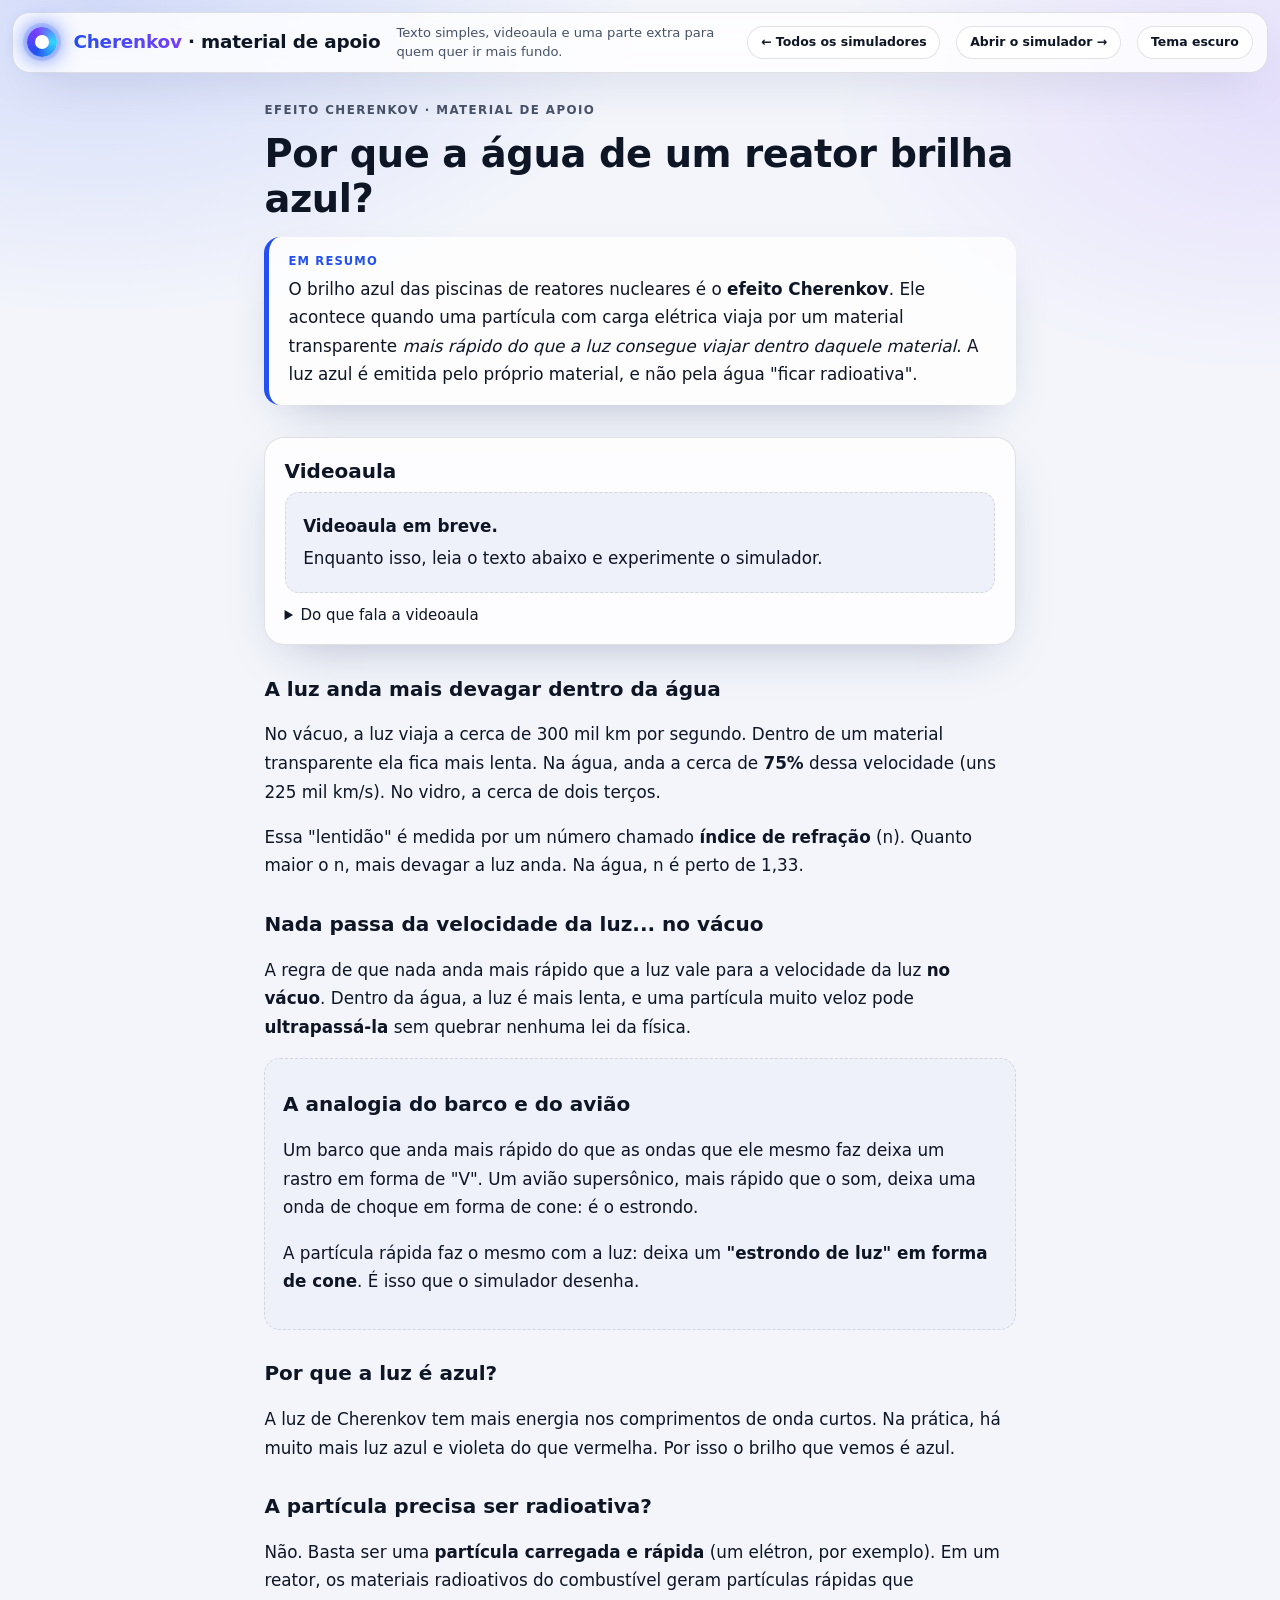
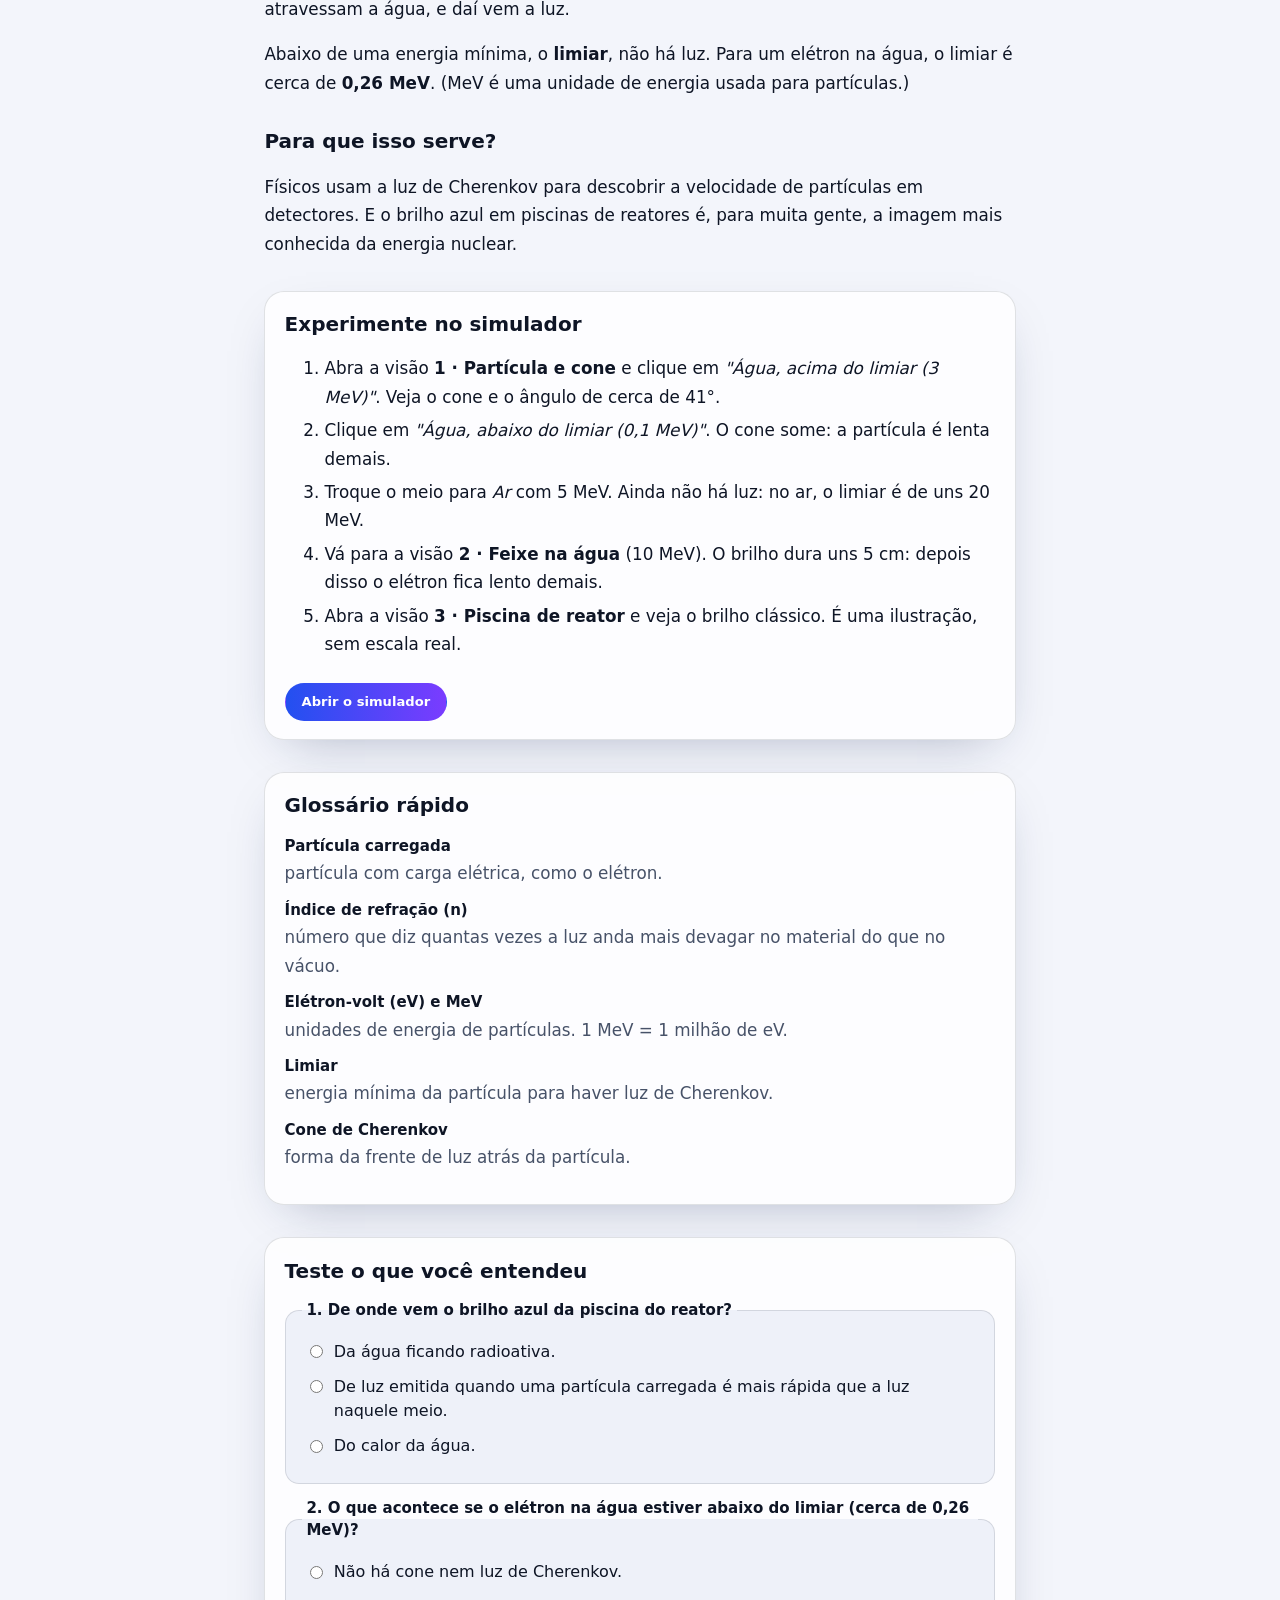
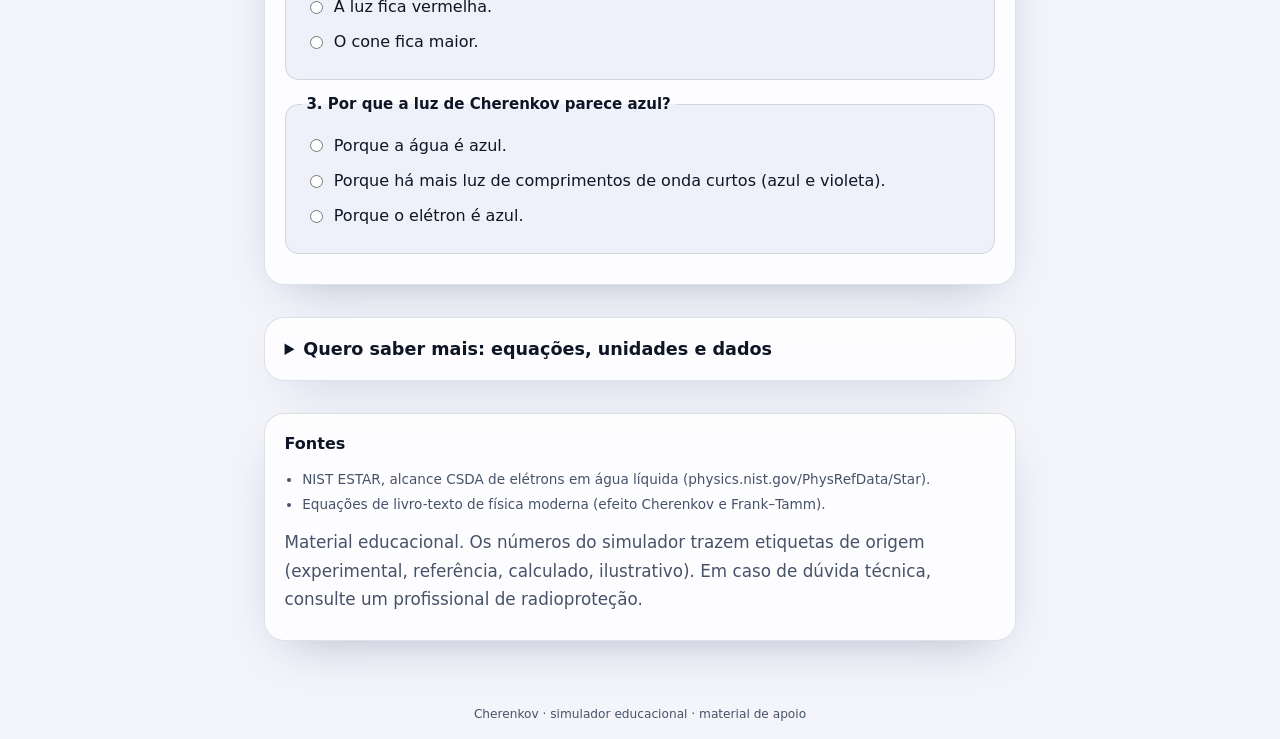
<file: material-cherenkov.html>
<!doctype html>
<html lang="pt-BR">
<head>
<meta charset="utf-8">
<meta name="viewport" content="width=device-width, initial-scale=1">
<title>Por que a água de um reator brilha azul? — material de apoio</title>
<meta name="description" content="Material de apoio simples e videoaula sobre Efeito Cherenkov. Texto para quem está começando e uma parte extra com equações e unidades.">
<style>:root{
  --bg:#f3f5fb; --card:rgba(255,255,255,.82); --card-solid:#ffffff; --field:#eef1f9;
  --ink:#0e1525; --muted:#475268; --line:rgba(14,21,37,.12); --track:rgba(14,21,37,.14);
  --accent:#2350f0; --accent2:#7a3cff; --accent-ink:#ffffff; --glow1:rgba(35,80,240,.16); --glow2:rgba(122,60,255,.12);
  --warn-bg:#fff3d6; --warn-ink:#5e3500; --warn-line:#d9961b;
  --b-exp:#0a7a56; --b-calc:#1f4fd1; --b-sim:#944a00; --b-none:#475268; --b-ok:#0a7a56;
  --stage-bg:radial-gradient(120% 90% at 50% -10%,#f1f5ff 0%,#d9e2f6 60%,#c8d4ee 100%);
  --scene-edge:#4a5a7a; --shadow:0 18px 50px -24px rgba(20,35,80,.35); --focus:#2350f0;
  --sans:"Inter","Segoe UI Variable Text","Segoe UI",system-ui,-apple-system,Roboto,sans-serif;
  --mono:ui-monospace,"Cascadia Code","SF Mono",Consolas,monospace;
  color-scheme:light;
}
@media (prefers-color-scheme:dark){
  :root:not([data-theme="light"]){
    --bg:#060912; --card:rgba(17,24,42,.74); --card-solid:#101828; --field:#0b1222;
    --ink:#eaf0ff; --muted:#a9b6d3; --line:rgba(160,185,255,.16); --track:rgba(160,185,255,.22);
    --accent:#6ea8ff; --accent2:#a78bfa; --accent-ink:#06101f; --glow1:rgba(70,120,255,.22); --glow2:rgba(150,100,255,.16);
    --warn-bg:#2b2110; --warn-ink:#ffd98f; --warn-line:#8a6420;
    --b-exp:#5eead4; --b-calc:#93c5fd; --b-sim:#fcd34d; --b-none:#a9b6d3; --b-ok:#5eead4;
    --stage-bg:radial-gradient(110% 85% at 50% -10%,#16275a 0%,#0b1330 55%,#070b18 100%);
    --scene-edge:#8ea6d0; --shadow:0 18px 60px -28px rgba(0,0,0,.8); --focus:#9cc4ff; color-scheme:dark;
  }
}
:root[data-theme="dark"]{
  --bg:#060912; --card:rgba(17,24,42,.74); --card-solid:#101828; --field:#0b1222;
  --ink:#eaf0ff; --muted:#a9b6d3; --line:rgba(160,185,255,.16); --track:rgba(160,185,255,.22);
  --accent:#6ea8ff; --accent2:#a78bfa; --accent-ink:#06101f; --glow1:rgba(70,120,255,.22); --glow2:rgba(150,100,255,.16);
  --warn-bg:#2b2110; --warn-ink:#ffd98f; --warn-line:#8a6420;
  --b-exp:#5eead4; --b-calc:#93c5fd; --b-sim:#fcd34d; --b-none:#a9b6d3; --b-ok:#5eead4;
  --stage-bg:radial-gradient(110% 85% at 50% -10%,#16275a 0%,#0b1330 55%,#070b18 100%);
  --scene-edge:#8ea6d0; --shadow:0 18px 60px -28px rgba(0,0,0,.8); --focus:#9cc4ff; color-scheme:dark;
}
*{box-sizing:border-box}
html{scroll-behavior:smooth}
body{margin:0;min-height:100vh;color:var(--ink);font-family:var(--sans);line-height:1.5;font-size:15px;
  background:radial-gradient(60% 50% at 8% 0%,var(--glow1),transparent 70%),radial-gradient(50% 45% at 100% 10%,var(--glow2),transparent 70%),var(--bg);
  background-attachment:fixed;-webkit-font-smoothing:antialiased}
:focus-visible{outline:3px solid var(--focus);outline-offset:2px;border-radius:8px}
a{color:var(--accent)}
.skip{position:absolute;left:-999px;top:0;background:var(--accent);color:var(--accent-ink);padding:.5rem 1rem;z-index:50;border-radius:0 0 10px 0}
.skip:focus{left:0}
[hidden]{display:none!important}

header.top{display:flex;flex-wrap:wrap;align-items:center;gap:.5rem 1rem;margin:.75rem .75rem 0;padding:.6rem .9rem;
  border:1px solid var(--line);border-radius:18px;background:var(--card);backdrop-filter:blur(16px);-webkit-backdrop-filter:blur(16px);box-shadow:var(--shadow)}
.logo{width:30px;height:30px;border-radius:50%;flex:none;background:conic-gradient(from 210deg,var(--accent),var(--accent2),#33d6ff,var(--accent));
  box-shadow:0 0 0 4px var(--glow1),0 0 22px var(--accent);position:relative}
.logo::after{content:"";position:absolute;inset:8px;border-radius:50%;background:var(--card-solid)}
header.top h1{font-size:1.15rem;margin:0;font-weight:750;letter-spacing:-.01em}
header.top h1 span{background:linear-gradient(90deg,var(--accent),var(--accent2));-webkit-background-clip:text;background-clip:text;color:transparent}
header.top p{margin:0;color:var(--muted);font-size:.82rem;flex:1 1 260px}
.chip{display:inline-flex;align-items:center;gap:.4rem;font:inherit;font-size:.78rem;font-weight:600;cursor:pointer;color:var(--ink);text-decoration:none;
  border:1px solid var(--line);background:var(--card-solid);padding:.38rem .8rem;border-radius:999px;transition:transform .15s,border-color .15s}
.chip:hover{border-color:var(--accent);transform:translateY(-1px)}
.chip[aria-pressed="true"]{background:var(--ink);color:var(--bg)}
.pill-note{font-size:.72rem;font-weight:700;color:var(--warn-ink);background:var(--warn-bg);border:1px solid var(--warn-line);padding:.2rem .6rem;border-radius:999px}

.layout{display:grid;grid-template-columns:minmax(0,1.35fr) minmax(340px,.8fr);gap:.9rem;padding:.9rem .75rem;align-items:start;max-width:1800px;margin:0 auto}
.stagewrap{position:sticky;top:.75rem}
.stage{position:relative;height:calc(100vh - 6.4rem);min-height:420px;border:1px solid var(--line);border-radius:26px;background:var(--stage-bg);overflow:hidden;box-shadow:var(--shadow)}
.stage canvas{position:absolute;inset:0;width:100%;height:100%;display:block;touch-action:none;cursor:grab}
.stage canvas:active{cursor:grabbing}
.ov{position:absolute;font-size:.72rem;pointer-events:none;color:var(--ink)}
.glass{background:var(--card);backdrop-filter:blur(14px);-webkit-backdrop-filter:blur(14px);border:1px solid var(--line);border-radius:14px}
.stamp{left:.7rem;top:.7rem;padding:.3rem .65rem;max-width:calc(100% - 11rem);font-weight:600;color:var(--muted)}
.hint{right:.7rem;bottom:.7rem;padding:.25rem .6rem;color:var(--muted);border-radius:999px}
.tools{right:.7rem;top:.7rem;display:flex;gap:.4rem;pointer-events:auto}
.legend{left:.7rem;bottom:.7rem;padding:.55rem .75rem .6rem;width:min(330px,calc(100% - 9.5rem))}
.legend .ttl{font-weight:700;margin-bottom:.35rem;line-height:1.25}
.legend .ttl small{display:block;font-weight:500;color:var(--muted)}
.legend dl{display:grid;grid-template-columns:1fr auto;gap:.15rem .8rem;margin:0}
.legend dt{color:var(--muted)} .legend dd{margin:0;font-family:var(--mono);font-weight:700;text-align:right}
.lbl{position:absolute;left:0;top:0;font-size:.7rem;padding:.15rem .5rem;white-space:nowrap;pointer-events:none;display:none;
  background:var(--card);backdrop-filter:blur(10px);border:1px solid var(--line);border-radius:999px;font-weight:600}
.nogl{position:absolute;inset:0;display:none;align-items:center;justify-content:center;text-align:center;padding:2rem;color:var(--muted)}

.panels{display:flex;flex-direction:column;gap:.9rem;min-width:0}
.card{background:var(--card);backdrop-filter:blur(16px);-webkit-backdrop-filter:blur(16px);border:1px solid var(--line);border-radius:22px;padding:1rem 1.05rem;box-shadow:var(--shadow)}
.card h2{font-size:1rem;margin:0 0 .6rem;font-weight:700}
.card h3{font-size:.72rem;margin:1rem 0 .35rem;text-transform:uppercase;letter-spacing:.08em;color:var(--muted);font-weight:700}
.ctl{margin:.7rem 0}
.ctl label,.ctl legend{display:flex;justify-content:space-between;gap:.5rem;font-size:.84rem;font-weight:600;margin-bottom:.3rem;padding:0}
.ctl .unit{color:var(--muted);font-weight:500;font-size:.74rem;text-align:right}
.pair{display:grid;grid-template-columns:1fr 6.4rem;gap:.8rem;align-items:center}
input[type=range]{-webkit-appearance:none;appearance:none;width:100%;height:24px;background:transparent;margin:0;cursor:pointer}
input[type=range]::-webkit-slider-runnable-track{height:6px;border-radius:999px;background:linear-gradient(90deg,var(--accent),var(--accent2)) 0/var(--p,0%) 100% no-repeat,var(--track)}
input[type=range]::-moz-range-track{height:6px;border-radius:999px;background:linear-gradient(90deg,var(--accent),var(--accent2)) 0/var(--p,0%) 100% no-repeat,var(--track)}
input[type=range]::-webkit-slider-thumb{-webkit-appearance:none;width:20px;height:20px;margin-top:-7px;border-radius:50%;background:#fff;border:3px solid var(--accent);box-shadow:0 2px 8px rgba(0,0,0,.3)}
input[type=range]::-moz-range-thumb{width:14px;height:14px;border-radius:50%;background:#fff;border:3px solid var(--accent);box-shadow:0 2px 8px rgba(0,0,0,.3)}
input[type=number],select{font-family:var(--mono);font-size:.86rem;padding:.4rem .6rem;border:1px solid var(--line);background:var(--field);color:var(--ink);width:100%;border-radius:12px}
select{font-family:var(--sans)}
input[aria-invalid="true"]{outline:2px solid #d0261a}
.seg{display:flex;gap:.3rem;background:var(--field);padding:.25rem;border-radius:999px;border:1px solid var(--line);flex-wrap:wrap}
.seg label{flex:1;margin:0;text-align:center;cursor:pointer;position:relative;display:block;font-weight:600;font-size:.8rem;white-space:nowrap}
.seg input{position:absolute;opacity:0;inset:0;cursor:pointer;margin:0}
.seg span{display:block;padding:.4rem .6rem;border-radius:999px}
.seg input:checked+span{background:linear-gradient(90deg,var(--accent),var(--accent2));color:var(--accent-ink)}
.seg label:has(input:focus-visible){outline:3px solid var(--focus);outline-offset:2px;border-radius:999px}
fieldset{border:0;margin:.7rem 0 0;padding:0}
.btnrow{display:flex;gap:.5rem;flex-wrap:wrap;margin-top:.6rem}
.btn{font:inherit;font-size:.82rem;font-weight:650;cursor:pointer;border:1px solid var(--line);background:var(--card-solid);color:var(--ink);padding:.5rem 1rem;border-radius:999px}
.btn.pri{background:linear-gradient(90deg,var(--accent),var(--accent2));color:var(--accent-ink);border-color:transparent}
.btn:hover{filter:brightness(1.08)}

.rows{display:flex;flex-direction:column}
.row{display:grid;grid-template-columns:minmax(0,1fr) auto;gap:.1rem .8rem;padding:.55rem 0;border-bottom:1px solid var(--line);align-items:baseline}
.row:last-child{border-bottom:0}
.row .k{font-size:.85rem;font-weight:550}
.row .k small{display:block;color:var(--muted);font-size:.74rem;font-weight:400}
.row .val{text-align:right;display:flex;flex-direction:column;align-items:flex-end;gap:.2rem}
.v{font-family:var(--mono);font-size:.98rem;font-weight:700;font-variant-numeric:tabular-nums}
.badge{font-size:.66rem;font-weight:650;padding:.05rem .5rem;border-radius:999px;white-space:nowrap;line-height:1.55;color:var(--bc,var(--ink));
  background:color-mix(in srgb,var(--bc) 14%,transparent);border:1px solid color-mix(in srgb,var(--bc) 55%,transparent)}
.b-exp{--bc:var(--b-exp)} .b-calc{--bc:var(--b-calc)} .b-sim{--bc:var(--b-sim)} .b-none{--bc:var(--b-none)} .b-ok{--bc:var(--b-ok)}
.b-sim{border-style:dashed} .b-none{border-style:dotted}
.alert{background:var(--warn-bg);color:var(--warn-ink);border:1px solid var(--warn-line);border-radius:14px;padding:.6rem .8rem;font-size:.82rem;margin:.6rem 0}
.alert.info{background:var(--field);color:var(--ink);border-color:var(--line)}
.note{font-size:.78rem;color:var(--muted);margin:.5rem 0}
.kpis{display:grid;grid-template-columns:repeat(3,minmax(0,1fr));gap:.55rem;margin-bottom:.4rem}
.kpi{border:1px solid var(--line);border-radius:16px;padding:.6rem .7rem;background:var(--field);min-width:0}
.kpi .l{font-size:.7rem;font-weight:700;letter-spacing:.06em;text-transform:uppercase;color:var(--muted)}
.kpi .n{font-family:var(--mono);font-size:1.3rem;font-weight:750;line-height:1.2;margin:.15rem 0;overflow-wrap:anywhere}
.kpi .s{font-size:.68rem;color:var(--muted);margin-bottom:.25rem}
.kpi .badge{white-space:normal;display:inline-block;line-height:1.3;padding:.1rem .45rem}
svg.chart{width:100%;height:auto;display:block;background:var(--field);border:1px solid var(--line);border-radius:16px;margin-top:.5rem}
svg.chart text{font-family:var(--mono);font-size:9.5px;fill:var(--muted)}
svg.chart .ttl{fill:var(--ink);font-weight:700;font-family:var(--sans)}
.c-axis{stroke:var(--muted);stroke-width:1;fill:none}
.c-grid{stroke:var(--line);stroke-width:.8}
.c-line{stroke:var(--accent);stroke-width:2.2;fill:none}
.c-sim{stroke:var(--accent);stroke-width:2;fill:none;stroke-dasharray:5 3}
.c-pt{fill:var(--accent2);stroke:var(--card-solid);stroke-width:1.5}
table{border-collapse:separate;border-spacing:0;width:100%;font-size:.8rem;border:1px solid var(--line);border-radius:14px;overflow:hidden}
th,td{padding:.45rem .6rem;text-align:left;border-bottom:1px solid var(--line)}
tr:last-child td{border-bottom:0}
th{background:var(--field);font-size:.7rem;text-transform:uppercase;letter-spacing:.06em;color:var(--muted)}
td.m{font-family:var(--mono);font-weight:700}
ul.lim{margin:.2rem 0 0;padding-left:1.1rem;font-size:.84rem}
ul.lim li{margin:.45rem 0}
footer{padding:1rem;text-align:center;color:var(--muted);font-size:.76rem}

@media (max-width:960px){
  .layout{grid-template-columns:minmax(0,1fr);padding:.5rem}
  header.top{margin:.5rem .5rem 0}
  .stagewrap{top:.4rem;z-index:5}
  .stage{height:44vh;min-height:280px;border-radius:22px}
  .legend{width:min(250px,calc(100% - 1.4rem));font-size:.66rem}
  .hint{display:none}
  .stamp{max-width:calc(100% - 9rem);font-size:.64rem}
  .kpi .n{font-size:1.05rem}
}
@media (prefers-reduced-motion:reduce){html{scroll-behavior:auto}.chip{transition:none}}

/* ===== celular: palco maior e sobreposições enxutas ===== */
@media (max-width:960px){
  header.top{padding:.45rem .7rem;gap:.35rem .6rem;margin:.4rem .4rem 0}
  header.top .logo{width:22px;height:22px}
  header.top .logo::after{inset:6px}
  header.top h1{font-size:.95rem}
  header.top p{display:none}
  .pill-note{font-size:.62rem;padding:.1rem .45rem}
  .chip{font-size:.7rem;padding:.28rem .6rem}
  .stage{height:54vh!important;min-height:300px!important}
  .hint{display:none!important}
  .stamp{font-size:.58rem!important;padding:.2rem .5rem!important;max-width:calc(100% - 6.2rem)!important;line-height:1.25;display:-webkit-box;-webkit-line-clamp:3;-webkit-box-orient:vertical;overflow:hidden}
  .tools{right:.4rem!important;top:.4rem!important;gap:.25rem!important;flex-direction:column;align-items:flex-end}
  .tools .chip{padding:.22rem .5rem!important;font-size:.64rem!important}
  .legend{left:.4rem!important;bottom:.4rem!important;padding:.3rem .5rem!important;width:min(200px,62%)!important;font-size:.58rem!important}
  .legend .ttl{margin-bottom:.15rem;font-size:.62rem}
  .legend .ttl small,.legend dl{display:none}
  .lbl{font-size:.58rem;padding:.04rem .3rem}
  .modes{padding:.2rem;border-radius:14px}
  .modes button{font-size:.7rem;padding:.4rem .25rem}
  .modes .k{display:none}
  .modes button small{display:none}
}
</style>
<style>
.read{max-width:780px;margin:0 auto;padding:1rem .9rem 3rem}
.read .eyebrow{font-size:.74rem;font-weight:700;letter-spacing:.12em;text-transform:uppercase;color:var(--muted)}
.read h1{font-size:clamp(1.6rem,5vw,2.4rem);line-height:1.15;margin:.3rem 0 1rem;letter-spacing:-.01em}
.read h2{font-size:1.25rem;margin:1.8rem 0 .4rem}
.read h3{font-size:1rem;margin:1.2rem 0 .3rem;text-transform:none;letter-spacing:0;color:var(--ink)}
.read p,.read li,.read dd{font-size:1.05rem;line-height:1.7}
.read li{margin:.3rem 0}
.read em{font-style:italic}
.tldr{border-left:5px solid var(--accent);background:var(--card);padding:1rem 1.2rem;border-radius:16px;box-shadow:var(--shadow)}
.tldr p{margin:0}
.tldr .t{font-size:.72rem;font-weight:800;letter-spacing:.1em;text-transform:uppercase;color:var(--accent);margin-bottom:.3rem}
.analogy{background:var(--field);border:1px dashed var(--line);border-radius:16px;padding:.1rem 1.1rem 1rem}
.cta,.video,.gloss,.quiz,details.more,.src{margin-top:2rem;background:var(--card);border:1px solid var(--line);border-radius:20px;padding:1.1rem 1.2rem;box-shadow:var(--shadow)}
.cta h2,.video h2,.gloss h2,.quiz h2{margin-top:0}
.video .frame{position:relative;padding-top:56.25%;border-radius:14px;overflow:hidden;background:#000}
.video iframe{position:absolute;inset:0;width:100%;height:100%;border:0}
.video .soon{background:var(--field);border:1px dashed var(--line);border-radius:14px;padding:1rem 1.1rem}
.video .soon p{margin:.2rem 0}
dt{font-weight:700;margin-top:.7rem}
dd{margin:.1rem 0 0;color:var(--muted)}
.q{border:1px solid var(--line);border-radius:14px;padding:.8rem 1rem;margin:.8rem 0;background:var(--field)}
.q legend{font-weight:700;padding:0 .3rem}
.q label{display:flex;gap:.5rem;align-items:flex-start;padding:.35rem .2rem;cursor:pointer;font-size:1rem}
.q input{margin-top:.35rem;accent-color:var(--accent)}
.fb{font-size:.95rem;margin:.4rem 0 0;font-weight:600}
.fb.ok{color:var(--b-exp)} .fb.no{color:#d0261a}
details.more summary{cursor:pointer;font-weight:750;font-size:1.1rem}
details.more table{margin:.5rem 0}
.src ul{font-size:.85rem;padding-left:1.1rem;color:var(--muted)} .src li{font-size:.85rem;line-height:1.5}
.read table{width:100%;border-collapse:collapse;margin:.6rem 0;font-size:.95rem}
.read th,.read td{border:1px solid var(--line);padding:.45rem .6rem;text-align:left;vertical-align:top}
.read th{background:var(--field)} .read td.m{font-variant-numeric:tabular-nums;white-space:nowrap}
.part{font-size:1.5rem;margin:2.6rem 0 .6rem;padding-top:1rem;border-top:2px solid var(--line)}
.lvl{display:inline-block;font-size:.7rem;font-weight:700;letter-spacing:.06em;text-transform:uppercase;color:var(--accent);border:1px solid var(--accent);border-radius:99px;padding:.1rem .55rem;vertical-align:middle;margin-left:.3rem}
.toc{margin-top:1.4rem;background:var(--card);border:1px solid var(--line);border-radius:16px;padding:.8rem 1.2rem}
.toc ol{margin:.4rem 0 0;padding-left:1.2rem}
.callout{border-left:5px solid var(--accent);background:var(--field);border-radius:12px;padding:.8rem 1rem;margin:.8rem 0;font-size:1.05rem}
.callout.label{text-align:center;letter-spacing:.03em;border:2px solid var(--ink)}
.note{font-size:.88rem;color:var(--muted)}
details.deep,details.faq{margin:.7rem 0;background:var(--card);border:1px solid var(--line);border-radius:14px;padding:.7rem 1rem}
details.deep summary,details.faq summary{cursor:pointer;font-weight:700}
figure.radura{margin:1rem auto;text-align:center;color:var(--ink)} figure.radura svg{width:150px;height:150px} figure.radura figcaption{font-size:.85rem;color:var(--muted)}
ul.time{padding-left:1.1rem}
@media (max-width:600px){.read td.m{white-space:normal}.read table{font-size:.85rem}.read th,.read td{padding:.35rem .4rem}}
.btn.big{display:inline-block;text-decoration:none;margin-top:.6rem}
@media (max-width:960px){header.top p{display:none}}
</style>
</head>
<body>
<a class="skip" href="#conteudo">Ir para o conteúdo</a>
<header class="top">
  <div class="logo" aria-hidden="true"></div>
  <h1><span>Cherenkov</span> · material de apoio</h1>
  <p>Texto simples, videoaula e uma parte extra para quem quer ir mais fundo.</p>
  <a class="chip" href="index.html">← Todos os simuladores</a>
  <a class="chip" href="efeito-cherenkov.html">Abrir o simulador →</a>
  <button id="theme" class="chip" type="button" aria-pressed="false">Tema escuro</button>
</header>

<main class="read" id="conteudo">
  <p class="eyebrow">Efeito Cherenkov · material de apoio</p>
  <h1>Por que a água de um reator brilha azul?</h1>
  <div class="tldr"><div class="t">Em resumo</div><p>O brilho azul das piscinas de reatores nucleares é o <strong>efeito Cherenkov</strong>. Ele acontece quando uma partícula com carga elétrica viaja por um material transparente <em>mais rápido do que a luz consegue viajar dentro daquele material</em>. A luz azul é emitida pelo próprio material, e não pela água "ficar radioativa".</p></div>

  <section class="video" aria-labelledby="h-video"><h2 id="h-video">Videoaula</h2><div id="video-slot"></div>
    <details style="margin-top:.7rem"><summary>Do que fala a videoaula</summary><ol><li>O que é o brilho azul do reator (30 s)</li><li>A luz é mais lenta na água; analogia do avião supersônico (1 min)</li><li>Mostrar o cone e o limiar no simulador (1 min 30 s)</li><li>Por que é azul e o que não é: não é radioativa a água (1 min)</li><li>Resumo e desafio: qual meio tem o maior ângulo? (30 s)</li></ol></details>
  </section>

<section class="" aria-labelledby="s0"><h2 id="s0">A luz anda mais devagar dentro da água</h2><p>No vácuo, a luz viaja a cerca de 300 mil km por segundo. Dentro de um material transparente ela fica mais lenta. Na água, anda a cerca de <strong>75%</strong> dessa velocidade (uns 225 mil km/s). No vidro, a cerca de dois terços.</p><p>Essa "lentidão" é medida por um número chamado <strong>índice de refração</strong> (n). Quanto maior o n, mais devagar a luz anda. Na água, n é perto de 1,33.</p></section>
<section class="" aria-labelledby="s1"><h2 id="s1">Nada passa da velocidade da luz... no vácuo</h2><p>A regra de que nada anda mais rápido que a luz vale para a velocidade da luz <strong>no vácuo</strong>. Dentro da água, a luz é mais lenta, e uma partícula muito veloz pode <strong>ultrapassá-la</strong> sem quebrar nenhuma lei da física.</p></section>
<section class="analogy" aria-labelledby="s2"><h2 id="s2">A analogia do barco e do avião</h2><p>Um barco que anda mais rápido do que as ondas que ele mesmo faz deixa um rastro em forma de "V". Um avião supersônico, mais rápido que o som, deixa uma onda de choque em forma de cone: é o estrondo.</p><p>A partícula rápida faz o mesmo com a luz: deixa um <strong>"estrondo de luz" em forma de cone</strong>. É isso que o simulador desenha.</p></section>
<section class="" aria-labelledby="s3"><h2 id="s3">Por que a luz é azul?</h2><p>A luz de Cherenkov tem mais energia nos comprimentos de onda curtos. Na prática, há muito mais luz azul e violeta do que vermelha. Por isso o brilho que vemos é azul.</p></section>
<section class="" aria-labelledby="s4"><h2 id="s4">A partícula precisa ser radioativa?</h2><p>Não. Basta ser uma <strong>partícula carregada e rápida</strong> (um elétron, por exemplo). Em um reator, os materiais radioativos do combustível geram partículas rápidas que atravessam a água, e daí vem a luz.</p><p>Abaixo de uma energia mínima, o <strong>limiar</strong>, não há luz. Para um elétron na água, o limiar é cerca de <strong>0,26 MeV</strong>. (MeV é uma unidade de energia usada para partículas.)</p></section>
<section class="" aria-labelledby="s5"><h2 id="s5">Para que isso serve?</h2><p>Físicos usam a luz de Cherenkov para descobrir a velocidade de partículas em detectores. E o brilho azul em piscinas de reatores é, para muita gente, a imagem mais conhecida da energia nuclear.</p></section>

  <section class="cta" aria-labelledby="h-exp"><h2 id="h-exp">Experimente no simulador</h2>
    <ol><li>Abra a visão <strong>1 · Partícula e cone</strong> e clique em <em>"Água, acima do limiar (3 MeV)"</em>. Veja o cone e o ângulo de cerca de 41°.</li><li>Clique em <em>"Água, abaixo do limiar (0,1 MeV)"</em>. O cone some: a partícula é lenta demais.</li><li>Troque o meio para <em>Ar</em> com 5 MeV. Ainda não há luz: no ar, o limiar é de uns 20 MeV.</li><li>Vá para a visão <strong>2 · Feixe na água</strong> (10 MeV). O brilho dura uns 5 cm: depois disso o elétron fica lento demais.</li><li>Abra a visão <strong>3 · Piscina de reator</strong> e veja o brilho clássico. É uma ilustração, sem escala real.</li></ol>
    <a class="btn pri big" href="efeito-cherenkov.html">Abrir o simulador</a>
  </section>

  <section class="gloss" aria-labelledby="h-gl"><h2 id="h-gl">Glossário rápido</h2><dl><dt>Partícula carregada</dt><dd>partícula com carga elétrica, como o elétron.</dd><dt>Índice de refração (n)</dt><dd>número que diz quantas vezes a luz anda mais devagar no material do que no vácuo.</dd><dt>Elétron-volt (eV) e MeV</dt><dd>unidades de energia de partículas. 1 MeV = 1 milhão de eV.</dd><dt>Limiar</dt><dd>energia mínima da partícula para haver luz de Cherenkov.</dd><dt>Cone de Cherenkov</dt><dd>forma da frente de luz atrás da partícula.</dd></dl></section>

  <section class="quiz" aria-labelledby="h-q"><h2 id="h-q">Teste o que você entendeu</h2>
    
    <fieldset class="q" data-c="1" data-w="A luz vem do próprio material, quando uma partícula carregada passa mais rápido do que a luz anda nele."><legend>1. De onde vem o brilho azul da piscina do reator?</legend>
      <label><input type="radio" name="q0" value="0"> <span>Da água ficando radioativa.</span></label><label><input type="radio" name="q0" value="1"> <span>De luz emitida quando uma partícula carregada é mais rápida que a luz naquele meio.</span></label><label><input type="radio" name="q0" value="2"> <span>Do calor da água.</span></label>
      <p class="fb" role="status" aria-live="polite"></p></fieldset>
    <fieldset class="q" data-c="0" data-w="Abaixo do limiar a partícula é mais lenta que a luz na água, então não há cone."><legend>2. O que acontece se o elétron na água estiver abaixo do limiar (cerca de 0,26 MeV)?</legend>
      <label><input type="radio" name="q1" value="0"> <span>Não há cone nem luz de Cherenkov.</span></label><label><input type="radio" name="q1" value="1"> <span>A luz fica vermelha.</span></label><label><input type="radio" name="q1" value="2"> <span>O cone fica maior.</span></label>
      <p class="fb" role="status" aria-live="polite"></p></fieldset>
    <fieldset class="q" data-c="1" data-w="A quantidade de luz cresce para comprimentos de onda curtos, então predomina o azul."><legend>3. Por que a luz de Cherenkov parece azul?</legend>
      <label><input type="radio" name="q2" value="0"> <span>Porque a água é azul.</span></label><label><input type="radio" name="q2" value="1"> <span>Porque há mais luz de comprimentos de onda curtos (azul e violeta).</span></label><label><input type="radio" name="q2" value="2"> <span>Porque o elétron é azul.</span></label>
      <p class="fb" role="status" aria-live="polite"></p></fieldset>
  </section>

  <details class="more"><summary>Quero saber mais: equações, unidades e dados</summary>
    
    <h3>As equações</h3>
    <ul>
      <li><strong>Limiar:</strong> há luz se a velocidade da partícula passa de c/n, isto é, β = v/c &gt; 1/n.</li>
      <li><strong>Ângulo do cone:</strong> cos θ = 1/(nβ). O máximo, quando β → 1, é θ = arccos(1/n): cerca de 41,4° na água.</li>
      <li><strong>Energia cinética do elétron:</strong> T = (γ − 1)·mₑc², com mₑc² = 0,511 MeV e γ = 1/√(1 − β²).</li>
      <li><strong>Limiar do elétron:</strong> T_lim = mₑc²·(1/√(1 − 1/n²) − 1). Na água, 0,262 MeV; no vidro, 0,168 MeV; no ar, cerca de 20,6 MeV.</li>
      <li><strong>Quantidade de luz</strong> (Frank–Tamm, entre 400 e 700 nm): cerca de 490·sen²θ fótons por centímetro. Na água, perto de 215 fótons/cm para partículas muito rápidas.</li>
    </ul>
    <h3>Unidades</h3>
    <ul>
      <li><strong>eV, MeV:</strong> energia de uma partícula. 1 eV = 1,602 × 10⁻¹⁹ J.</li>
      <li><strong>nm:</strong> nanômetro, 10⁻⁹ m (luz visível: 400 a 700 nm).</li>
      <li><strong>g/cm²:</strong> alcance em massa por área, usado para dizer até onde o elétron vai (o NIST ESTAR dá 4,975 g/cm² para 10 MeV em água).</li>
    </ul>
    <h3>O que é cálculo e o que é ilustração</h3>
    <p>Limiar, ângulo, fótons por centímetro e o comprimento do brilho na água (com a tabela do NIST ESTAR) são <strong>calculados</strong>. O cone desenhado, a largura do feixe e a piscina de reator são <strong>ilustração</strong>. Os índices de refração são valores típicos, a verificar.</p>
  </details>

  <section class="src" aria-labelledby="h-src"><h2 id="h-src" style="margin-top:0;font-size:1rem">Fontes</h2><ul><li>NIST ESTAR, alcance CSDA de elétrons em água líquida (physics.nist.gov/PhysRefData/Star).</li><li>Equações de livro-texto de física moderna (efeito Cherenkov e Frank–Tamm).</li></ul>
    <p class="note">Material educacional. Os números do simulador trazem etiquetas de origem (experimental, referência, calculado, ilustrativo). Em caso de dúvida técnica, consulte um profissional de radioproteção.</p>
  </section>
</main>
<footer>Cherenkov · simulador educacional · material de apoio</footer>

<script>"use strict";
/* Biblioteca compartilhada dos simuladores: tema, formatação, etiquetas de tipo,
   controles deslizantes e palco 3D (câmera orbital própria, rótulos HTML). */
const Lab = (() => {
  const $ = (s, r = document) => r.querySelector(s);
  const $$ = (s, r = document) => [...r.querySelectorAll(s)];

  /* ---- formatação pt-BR ---- */
  const cache = {};
  const nf = d => cache[d] || (cache[d] = new Intl.NumberFormat('pt-BR', { maximumFractionDigits: d }));
  const num = (x, d = 2) => (x === null || x === undefined || !isFinite(x)) ? '—' : nf(d).format(x);
  const SUP = { '0':'⁰','1':'¹','2':'²','3':'³','4':'⁴','5':'⁵','6':'⁶','7':'⁷','8':'⁸','9':'⁹','-':'⁻' };
  const sci = (x, d = 2) => {
    if (!isFinite(x)) return '—'; if (x === 0) return '0';
    const [m, e] = x.toExponential(d).split('e');
    return `${m.replace('.', ',')} × 10${String(parseInt(e, 10)).split('').map(c => SUP[c] || c).join('')}`;
  };

  /* ---- etiquetas de tipo ---- */
  const TYPES = {
    exp:  { cls: 'b-exp',  glyph: '■', text: 'experimental' },
    calc: { cls: 'b-calc', glyph: 'ƒ', text: 'calculado' },
    sim:  { cls: 'b-sim',  glyph: '≈', text: 'simulado/ilustrativo' },
    ref:  { cls: 'b-ok',   glyph: '✓', text: 'dado de referência' },
    none: { cls: 'b-none', glyph: '∅', text: 'sem dados' }
  };
  const badge = (t, text) => `<span class="badge ${TYPES[t].cls}">${TYPES[t].glyph} ${(text || TYPES[t].text).replace(/^[■ƒ≈✓∅]\s*/, '')}</span>`;
  const row = (k, sub, v, t, tText) =>
    `<div class="row"><div class="k">${k}${sub ? `<small>${sub}</small>` : ''}</div><div class="val"><span class="v">${v}</span>${badge(t, tText)}</div></div>`;

  /* ---- tema ---- */
  function theme(onChange){
    const root = document.documentElement, btn = $('#theme');
    let saved = null; try { saved = localStorage.getItem('cherenkov-theme'); } catch (e) {}
    if (saved) root.setAttribute('data-theme', saved);
    const isDark = () => root.getAttribute('data-theme') === 'dark' || (!root.getAttribute('data-theme') && matchMedia('(prefers-color-scheme: dark)').matches);
    const sync = () => { const d = isDark(); btn.setAttribute('aria-pressed', d); btn.textContent = d ? 'Tema claro' : 'Tema escuro'; if (onChange) onChange(d); };
    btn.addEventListener('click', () => {
      const n = isDark() ? 'light' : 'dark'; root.setAttribute('data-theme', n);
      try { localStorage.setItem('cherenkov-theme', n); } catch (e) {}
      sync();
    });
    matchMedia('(prefers-color-scheme: dark)').addEventListener('change', sync);
    sync();
    return isDark;
  }

  /* ---- controle deslizante + campo numérico ---- */
  const sig = x => Number(x.toPrecision(3));
  const setP = r => r.style.setProperty('--p', ((r.value - r.min) / (r.max - r.min) * 100) + '%');
  function slider(host, c, onChange){
    const toS = v => c.log ? Math.round(Math.log(v / c.min) / Math.log(c.max / c.min) * 1000) : v;
    const fromS = s => c.log ? sig(c.min * Math.pow(c.max / c.min, s / 1000)) : +s;
    $(host).insertAdjacentHTML('beforeend', `
      <div class="ctl">
        <label for="n-${c.id}">${c.label} <span class="unit">${c.unit || ''}${c.hint ? ' · ' + c.hint : ''}</span></label>
        <div class="pair">
          <input type="range" id="r-${c.id}" aria-label="${c.label}, controle deslizante" min="${c.log ? 0 : c.min}" max="${c.log ? 1000 : c.max}" step="${c.log ? 1 : c.step}" value="${toS(c.value)}">
          <input type="number" id="n-${c.id}" inputmode="decimal" min="${c.min}" max="${c.max}" step="${c.step || 'any'}" value="${c.value}">
        </div>
      </div>`);
    const r = $('#r-' + c.id), n = $('#n-' + c.id); setP(r);
    const api = {
      value: c.value,
      set(v){ api.value = v; n.value = v; r.value = toS(v); setP(r); n.removeAttribute('aria-invalid'); onChange(v); }
    };
    r.addEventListener('input', () => { api.value = fromS(r.value); n.value = api.value; setP(r); n.removeAttribute('aria-invalid'); onChange(api.value); });
    n.addEventListener('input', () => {
      const v = parseFloat(n.value);
      if (isFinite(v) && v >= c.min && v <= c.max){ api.value = v; r.value = toS(v); setP(r); n.removeAttribute('aria-invalid'); onChange(v); }
      else n.setAttribute('aria-invalid', 'true');
    });
    n.addEventListener('change', () => { let v = parseFloat(n.value); if (!isFinite(v)) v = api.value; api.set(Math.min(Math.max(v, c.min), c.max)); });
    return api;
  }

  /* ---- palco 3D ---- */
  function stage(opts){
    const o = Object.assign({ theta: 0.6, phi: 1.15, radius: 14, target: [0, 0, 0], minR: 4, maxR: 60, fov: 40 }, opts);
    const canvas = $('#gl'), el = $('#stage'), labelHost = $('#labels');
    let renderer;
    try { renderer = new THREE.WebGLRenderer({ canvas, antialias: true, alpha: true }); }
    catch (e){ $('#nogl').style.display = 'flex'; return null; }
    renderer.setPixelRatio(Math.min(window.devicePixelRatio || 1, 2));
    renderer.outputEncoding = THREE.sRGBEncoding;
    renderer.setClearColor(0x000000, 0);
    const scene = new THREE.Scene();
    const camera = new THREE.PerspectiveCamera(o.fov, 1, 0.05, 500);
    scene.add(new THREE.AmbientLight(0xffffff, 0.7));
    scene.add(new THREE.HemisphereLight(0xdfe9ff, 0x445066, 0.35));
    const key = new THREE.DirectionalLight(0xffffff, 0.9); key.position.set(6, 14, 9); scene.add(key);
    const orbit = { theta: o.theta, phi: o.phi, radius: o.radius, target: new THREE.Vector3(...o.target) };
    const goal = { theta: o.theta, phi: o.phi, radius: o.radius, target: new THREE.Vector3(...o.target) };
    const reduced = matchMedia('(prefers-reduced-motion: reduce)').matches;
    const labels = new Map();
    const api = { THREE, scene, camera, renderer, canvas, orbit, goal, reduced, dark: false, onTick: null, onPick: null };

    function resize(){ const w = el.clientWidth, h = el.clientHeight; if (!w || !h) return; renderer.setSize(w, h, false); camera.aspect = w / h; camera.fov = camera.aspect < 1 ? Math.min(75, o.fov / Math.pow(camera.aspect, 0.7)) : o.fov; camera.updateProjectionMatrix(); }
    new ResizeObserver(resize).observe(el); resize();

    const zoom = f => { goal.radius = Math.min(Math.max(goal.radius * f, o.minR), o.maxR); };
    const ptrs = new Map(); let pinch = 0, down = null;
    canvas.addEventListener('pointerdown', e => { canvas.setPointerCapture(e.pointerId); ptrs.set(e.pointerId, { x: e.clientX, y: e.clientY }); down = { moved: 0, t: performance.now() };
      if (ptrs.size === 2){ const [a, b] = [...ptrs.values()]; pinch = Math.hypot(a.x - b.x, a.y - b.y); } });
    canvas.addEventListener('pointermove', e => {
      const p = ptrs.get(e.pointerId); if (!p) return;
      const dx = e.clientX - p.x, dy = e.clientY - p.y; p.x = e.clientX; p.y = e.clientY; if (down) down.moved += Math.abs(dx) + Math.abs(dy);
      if (ptrs.size === 1){ goal.theta -= dx * 0.008; goal.phi = Math.min(Math.max(goal.phi - dy * 0.008, 0.12), Math.PI - 0.12); }
      else if (ptrs.size === 2){ const [a, b] = [...ptrs.values()], d = Math.hypot(a.x - b.x, a.y - b.y); if (pinch > 0) zoom(pinch / d); pinch = d; }
    });
    const up = e => { if (down && down.moved < 6 && performance.now() - down.t < 500 && api.onPick) api.onPick(e); ptrs.delete(e.pointerId); pinch = 0; };
    canvas.addEventListener('pointerup', up); canvas.addEventListener('pointercancel', e => { ptrs.delete(e.pointerId); pinch = 0; });
    canvas.addEventListener('wheel', e => { e.preventDefault(); zoom(Math.exp(e.deltaY * 0.0012)); }, { passive: false });
    canvas.addEventListener('keydown', e => {
      const k = e.key, s = 0.09; let used = true;
      if (k === 'ArrowLeft') goal.theta -= s; else if (k === 'ArrowRight') goal.theta += s;
      else if (k === 'ArrowUp') goal.phi = Math.max(goal.phi - s, 0.12); else if (k === 'ArrowDown') goal.phi = Math.min(goal.phi + s, Math.PI - 0.12);
      else if (k === '+' || k === '=') zoom(0.9); else if (k === '-' || k === '_') zoom(1.1); else used = false;
      if (used) e.preventDefault();
    });
    api.resetCamera = () => { goal.theta = o.theta; goal.phi = o.phi; goal.radius = o.radius; goal.target.set(...o.target); };

    api.label = (id, cls) => { const d = document.createElement('div'); d.className = 'lbl ' + (cls || ''); labelHost.appendChild(d); labels.set(id, d); return d; };
    const v3 = new THREE.Vector3();
    api.place = (id, pos, show, text, keep) => {
      const node = labels.get(id); if (!node) return;
      if (!show || (el.clientWidth < 560 && !keep)){ node.style.display = 'none'; return; }
      v3.copy(pos).project(camera);
      if (v3.z > 1){ node.style.display = 'none'; return; }
      if (text !== undefined && node.textContent !== text) node.textContent = text;
      node.style.display = 'block';
      const px = (v3.x * 0.5 + 0.5) * el.clientWidth, py = (-v3.y * 0.5 + 0.5) * el.clientHeight;
      node.style.transform = `translate(${Math.max(4, Math.min(px + 8, el.clientWidth - node.offsetWidth - 4))}px,${py}px) translateY(-50%)`;
    };
    api.hideLabels = () => labels.forEach(l => { l.style.display = 'none'; });

    let last = performance.now(), clock = 0;
    function loop(now){
      requestAnimationFrame(loop);
      if (document.hidden || !el.clientWidth) return;
      const dt = Math.min(0.05, (now - last) / 1000); last = now; clock += dt;
      const k = 1 - Math.exp(-dt * 9);
      orbit.theta += (goal.theta - orbit.theta) * k; orbit.phi += (goal.phi - orbit.phi) * k; orbit.radius += (goal.radius - orbit.radius) * k; orbit.target.lerp(goal.target, k);
      const sp = Math.sin(orbit.phi);
      camera.position.set(orbit.target.x + orbit.radius * sp * Math.sin(orbit.theta), orbit.target.y + orbit.radius * Math.cos(orbit.phi), orbit.target.z + orbit.radius * sp * Math.cos(orbit.theta));
      camera.lookAt(orbit.target);
      api.hideLabels();
      if (api.onTick) api.onTick(dt, clock);
      renderer.render(scene, camera);
      if (api.onLabels) api.onLabels();
    }
    requestAnimationFrame(loop);
    return api;
  }

  return { $, $$, num, sci, badge, row, TYPES, theme, slider, stage, setP };
})();
</script>
<script src="videos.js"></script>
<script>
Lab.theme();
const KEY = 'cherenkov';
(function video(){
  const slot = document.getElementById('video-slot'), url = ((window.VIDEOS || {})[KEY] || '').trim();
  const m = url.match(/(?:v=|youtu\.be\/|embed\/|shorts\/)([\w-]{11})/);
  if (m){
    slot.innerHTML = '<div class="frame"><iframe src="https://www.youtube-nocookie.com/embed/' + m[1] + '" title="Videoaula: Por que a água de um reator brilha azul?" loading="lazy" allow="accelerometer; encrypted-media; picture-in-picture" allowfullscreen></iframe></div>';
  } else if (/^https?:\/\//.test(url)){
    slot.innerHTML = '<p>Assista à videoaula em outra aba:</p><a class="btn pri big" href="' + url + '" target="_blank" rel="noopener">Abrir a videoaula</a>';
  } else {
    slot.innerHTML = '<div class="soon"><p><strong>Videoaula em breve.</strong></p><p>Enquanto isso, leia o texto abaixo e experimente o simulador.</p></div>';
  }
})();
document.querySelectorAll('.q').forEach(q => {
  q.addEventListener('change', () => {
    const v = +q.querySelector('input:checked').value, c = +q.dataset.c, fb = q.querySelector('.fb');
    fb.className = 'fb ' + (v === c ? 'ok' : 'no');
    fb.textContent = v === c ? 'Correto! ' + q.dataset.w : 'Ainda não. Tente outra opção.';
  });
});
</script>
</body>
</html>
</file>
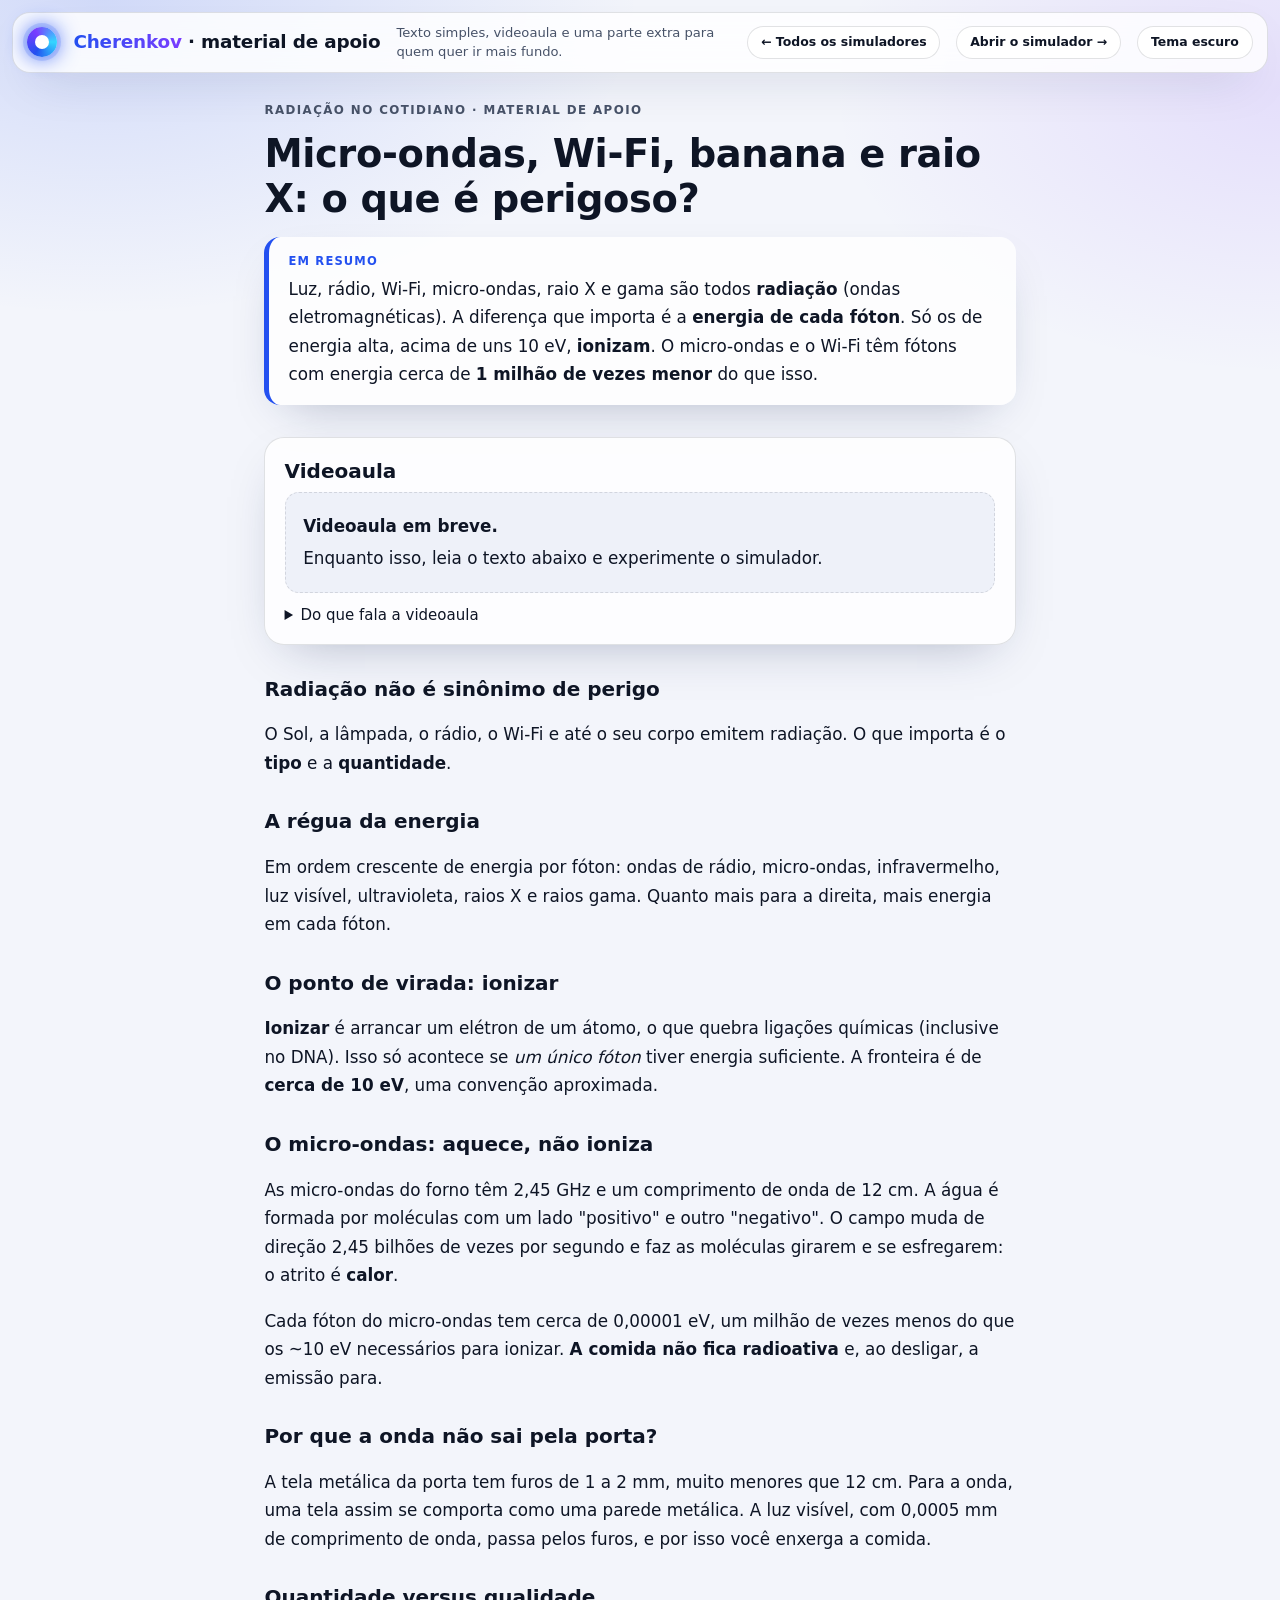
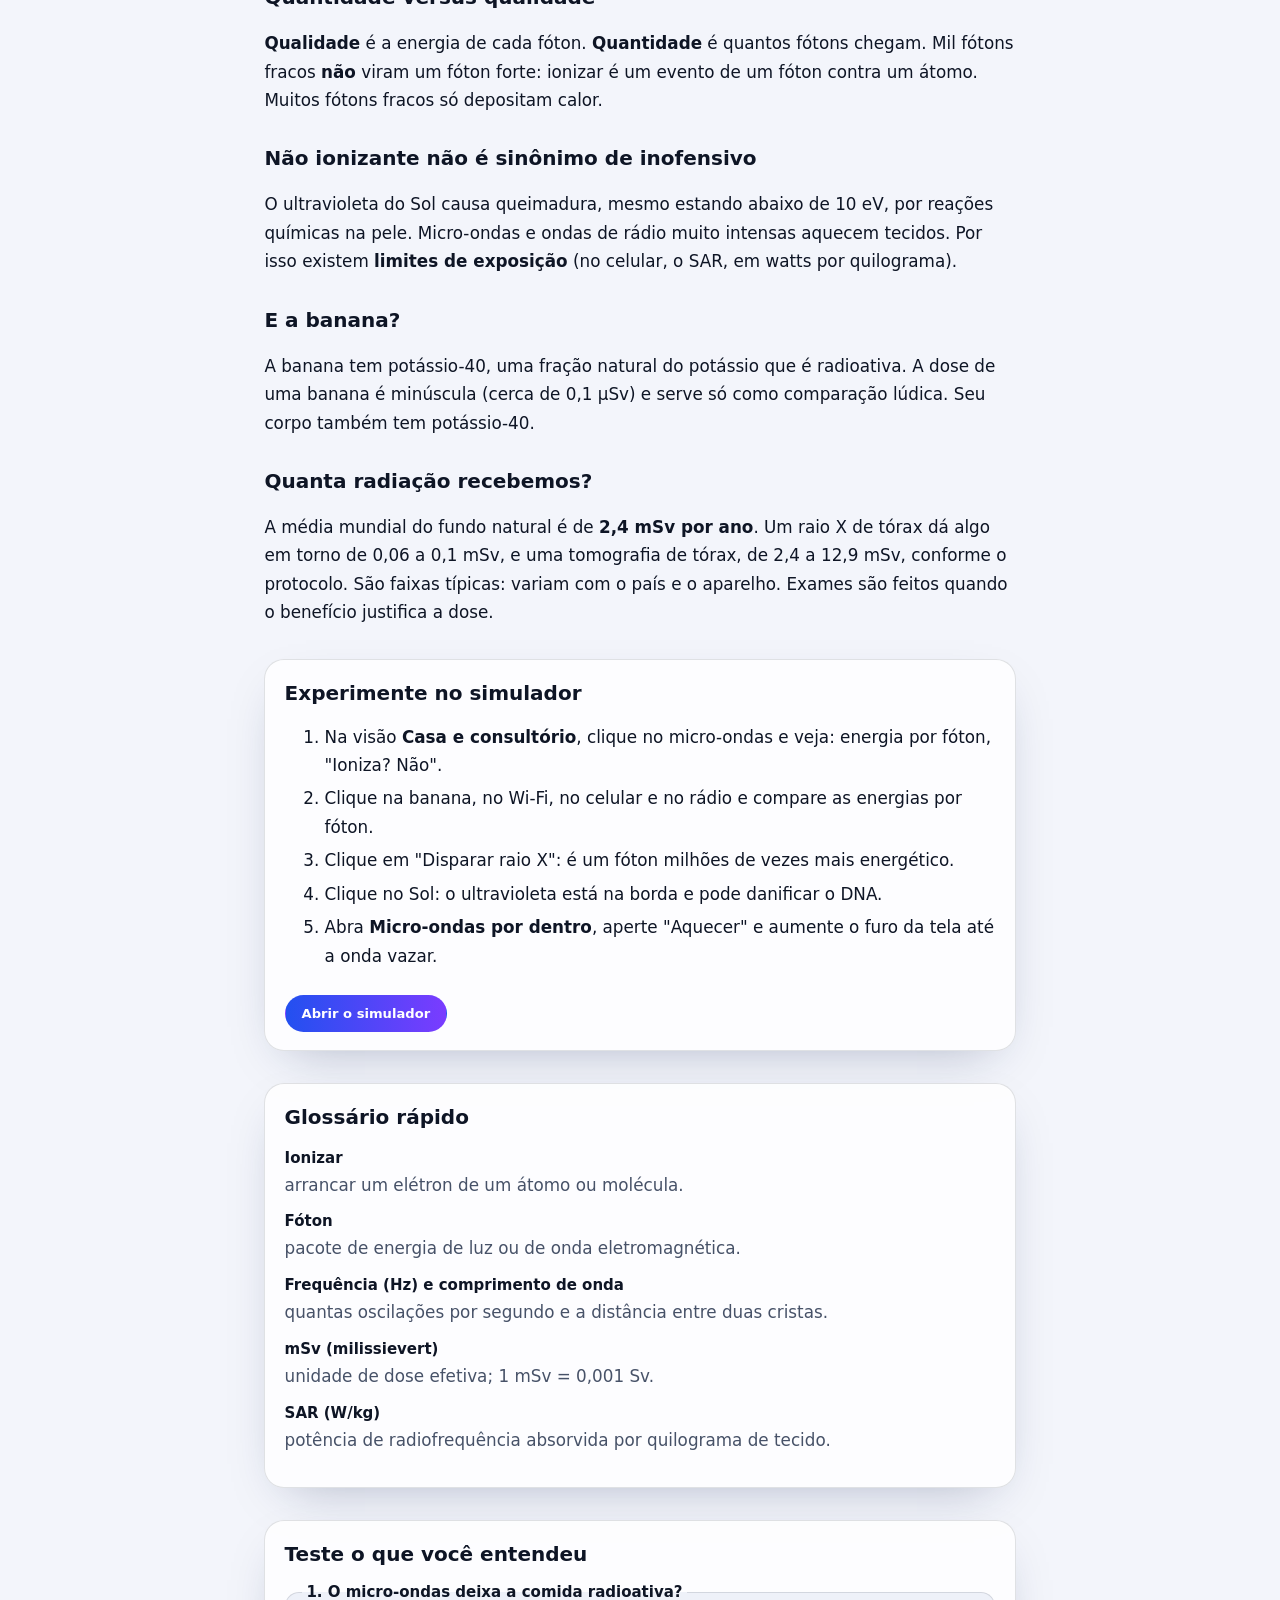
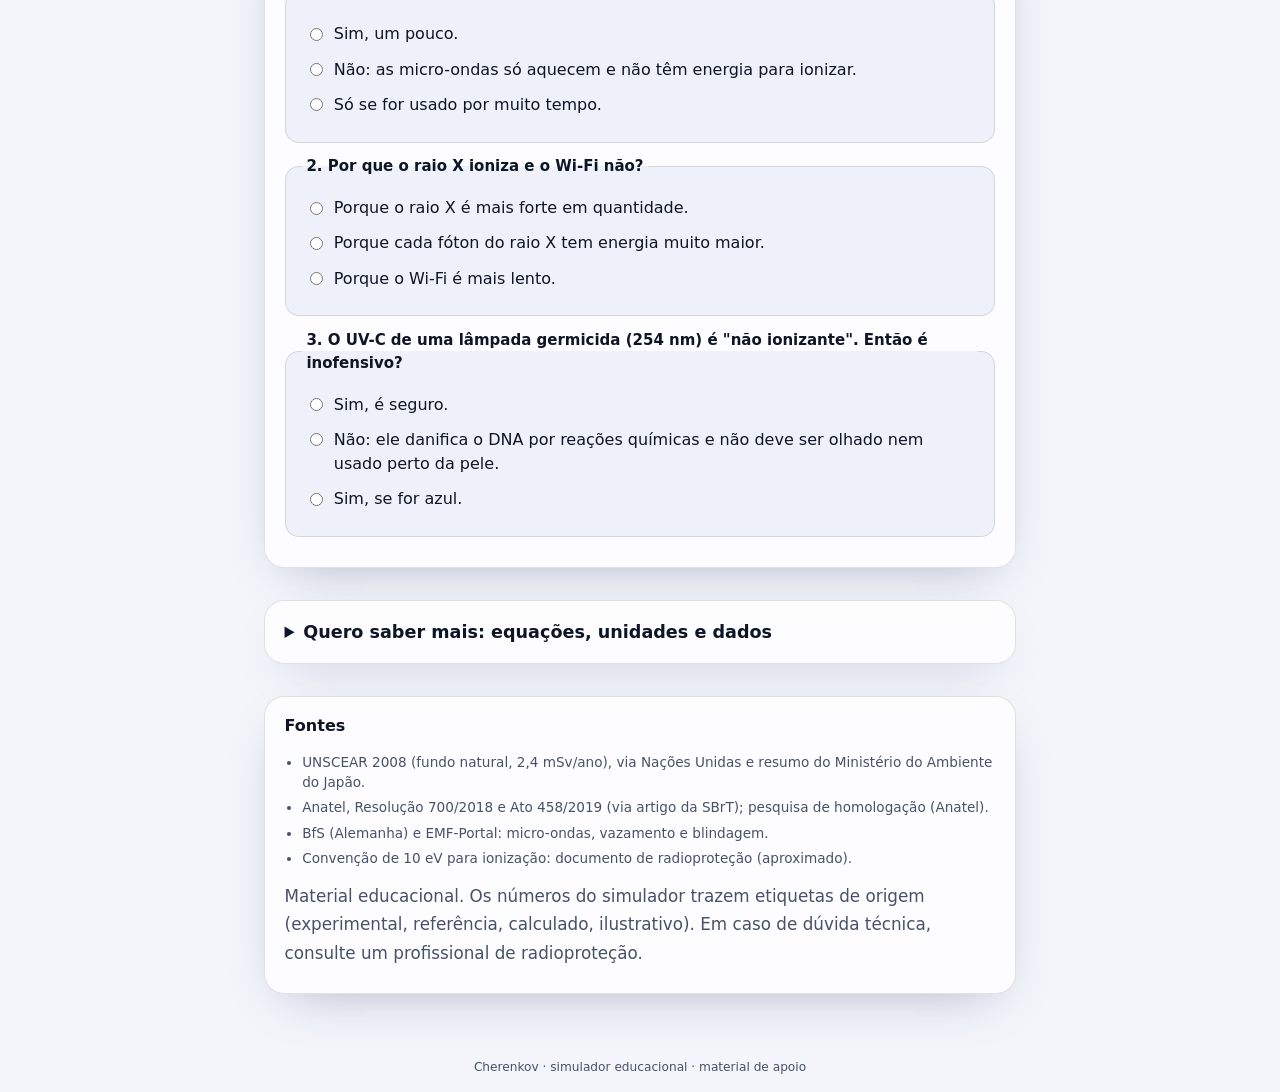
<file: material-cotidiano.html>
<!doctype html>
<html lang="pt-BR">
<head>
<meta charset="utf-8">
<meta name="viewport" content="width=device-width, initial-scale=1">
<title>Micro-ondas, Wi-Fi, banana e raio X: o que é perigoso? — material de apoio</title>
<meta name="description" content="Material de apoio simples e videoaula sobre Radiação no cotidiano. Texto para quem está começando e uma parte extra com equações e unidades.">
<style>:root{
  --bg:#f3f5fb; --card:rgba(255,255,255,.82); --card-solid:#ffffff; --field:#eef1f9;
  --ink:#0e1525; --muted:#475268; --line:rgba(14,21,37,.12); --track:rgba(14,21,37,.14);
  --accent:#2350f0; --accent2:#7a3cff; --accent-ink:#ffffff; --glow1:rgba(35,80,240,.16); --glow2:rgba(122,60,255,.12);
  --warn-bg:#fff3d6; --warn-ink:#5e3500; --warn-line:#d9961b;
  --b-exp:#0a7a56; --b-calc:#1f4fd1; --b-sim:#944a00; --b-none:#475268; --b-ok:#0a7a56;
  --stage-bg:radial-gradient(120% 90% at 50% -10%,#f1f5ff 0%,#d9e2f6 60%,#c8d4ee 100%);
  --scene-edge:#4a5a7a; --shadow:0 18px 50px -24px rgba(20,35,80,.35); --focus:#2350f0;
  --sans:"Inter","Segoe UI Variable Text","Segoe UI",system-ui,-apple-system,Roboto,sans-serif;
  --mono:ui-monospace,"Cascadia Code","SF Mono",Consolas,monospace;
  color-scheme:light;
}
@media (prefers-color-scheme:dark){
  :root:not([data-theme="light"]){
    --bg:#060912; --card:rgba(17,24,42,.74); --card-solid:#101828; --field:#0b1222;
    --ink:#eaf0ff; --muted:#a9b6d3; --line:rgba(160,185,255,.16); --track:rgba(160,185,255,.22);
    --accent:#6ea8ff; --accent2:#a78bfa; --accent-ink:#06101f; --glow1:rgba(70,120,255,.22); --glow2:rgba(150,100,255,.16);
    --warn-bg:#2b2110; --warn-ink:#ffd98f; --warn-line:#8a6420;
    --b-exp:#5eead4; --b-calc:#93c5fd; --b-sim:#fcd34d; --b-none:#a9b6d3; --b-ok:#5eead4;
    --stage-bg:radial-gradient(110% 85% at 50% -10%,#16275a 0%,#0b1330 55%,#070b18 100%);
    --scene-edge:#8ea6d0; --shadow:0 18px 60px -28px rgba(0,0,0,.8); --focus:#9cc4ff; color-scheme:dark;
  }
}
:root[data-theme="dark"]{
  --bg:#060912; --card:rgba(17,24,42,.74); --card-solid:#101828; --field:#0b1222;
  --ink:#eaf0ff; --muted:#a9b6d3; --line:rgba(160,185,255,.16); --track:rgba(160,185,255,.22);
  --accent:#6ea8ff; --accent2:#a78bfa; --accent-ink:#06101f; --glow1:rgba(70,120,255,.22); --glow2:rgba(150,100,255,.16);
  --warn-bg:#2b2110; --warn-ink:#ffd98f; --warn-line:#8a6420;
  --b-exp:#5eead4; --b-calc:#93c5fd; --b-sim:#fcd34d; --b-none:#a9b6d3; --b-ok:#5eead4;
  --stage-bg:radial-gradient(110% 85% at 50% -10%,#16275a 0%,#0b1330 55%,#070b18 100%);
  --scene-edge:#8ea6d0; --shadow:0 18px 60px -28px rgba(0,0,0,.8); --focus:#9cc4ff; color-scheme:dark;
}
*{box-sizing:border-box}
html{scroll-behavior:smooth}
body{margin:0;min-height:100vh;color:var(--ink);font-family:var(--sans);line-height:1.5;font-size:15px;
  background:radial-gradient(60% 50% at 8% 0%,var(--glow1),transparent 70%),radial-gradient(50% 45% at 100% 10%,var(--glow2),transparent 70%),var(--bg);
  background-attachment:fixed;-webkit-font-smoothing:antialiased}
:focus-visible{outline:3px solid var(--focus);outline-offset:2px;border-radius:8px}
a{color:var(--accent)}
.skip{position:absolute;left:-999px;top:0;background:var(--accent);color:var(--accent-ink);padding:.5rem 1rem;z-index:50;border-radius:0 0 10px 0}
.skip:focus{left:0}
[hidden]{display:none!important}

header.top{display:flex;flex-wrap:wrap;align-items:center;gap:.5rem 1rem;margin:.75rem .75rem 0;padding:.6rem .9rem;
  border:1px solid var(--line);border-radius:18px;background:var(--card);backdrop-filter:blur(16px);-webkit-backdrop-filter:blur(16px);box-shadow:var(--shadow)}
.logo{width:30px;height:30px;border-radius:50%;flex:none;background:conic-gradient(from 210deg,var(--accent),var(--accent2),#33d6ff,var(--accent));
  box-shadow:0 0 0 4px var(--glow1),0 0 22px var(--accent);position:relative}
.logo::after{content:"";position:absolute;inset:8px;border-radius:50%;background:var(--card-solid)}
header.top h1{font-size:1.15rem;margin:0;font-weight:750;letter-spacing:-.01em}
header.top h1 span{background:linear-gradient(90deg,var(--accent),var(--accent2));-webkit-background-clip:text;background-clip:text;color:transparent}
header.top p{margin:0;color:var(--muted);font-size:.82rem;flex:1 1 260px}
.chip{display:inline-flex;align-items:center;gap:.4rem;font:inherit;font-size:.78rem;font-weight:600;cursor:pointer;color:var(--ink);text-decoration:none;
  border:1px solid var(--line);background:var(--card-solid);padding:.38rem .8rem;border-radius:999px;transition:transform .15s,border-color .15s}
.chip:hover{border-color:var(--accent);transform:translateY(-1px)}
.chip[aria-pressed="true"]{background:var(--ink);color:var(--bg)}
.pill-note{font-size:.72rem;font-weight:700;color:var(--warn-ink);background:var(--warn-bg);border:1px solid var(--warn-line);padding:.2rem .6rem;border-radius:999px}

.layout{display:grid;grid-template-columns:minmax(0,1.35fr) minmax(340px,.8fr);gap:.9rem;padding:.9rem .75rem;align-items:start;max-width:1800px;margin:0 auto}
.stagewrap{position:sticky;top:.75rem}
.stage{position:relative;height:calc(100vh - 6.4rem);min-height:420px;border:1px solid var(--line);border-radius:26px;background:var(--stage-bg);overflow:hidden;box-shadow:var(--shadow)}
.stage canvas{position:absolute;inset:0;width:100%;height:100%;display:block;touch-action:none;cursor:grab}
.stage canvas:active{cursor:grabbing}
.ov{position:absolute;font-size:.72rem;pointer-events:none;color:var(--ink)}
.glass{background:var(--card);backdrop-filter:blur(14px);-webkit-backdrop-filter:blur(14px);border:1px solid var(--line);border-radius:14px}
.stamp{left:.7rem;top:.7rem;padding:.3rem .65rem;max-width:calc(100% - 11rem);font-weight:600;color:var(--muted)}
.hint{right:.7rem;bottom:.7rem;padding:.25rem .6rem;color:var(--muted);border-radius:999px}
.tools{right:.7rem;top:.7rem;display:flex;gap:.4rem;pointer-events:auto}
.legend{left:.7rem;bottom:.7rem;padding:.55rem .75rem .6rem;width:min(330px,calc(100% - 9.5rem))}
.legend .ttl{font-weight:700;margin-bottom:.35rem;line-height:1.25}
.legend .ttl small{display:block;font-weight:500;color:var(--muted)}
.legend dl{display:grid;grid-template-columns:1fr auto;gap:.15rem .8rem;margin:0}
.legend dt{color:var(--muted)} .legend dd{margin:0;font-family:var(--mono);font-weight:700;text-align:right}
.lbl{position:absolute;left:0;top:0;font-size:.7rem;padding:.15rem .5rem;white-space:nowrap;pointer-events:none;display:none;
  background:var(--card);backdrop-filter:blur(10px);border:1px solid var(--line);border-radius:999px;font-weight:600}
.nogl{position:absolute;inset:0;display:none;align-items:center;justify-content:center;text-align:center;padding:2rem;color:var(--muted)}

.panels{display:flex;flex-direction:column;gap:.9rem;min-width:0}
.card{background:var(--card);backdrop-filter:blur(16px);-webkit-backdrop-filter:blur(16px);border:1px solid var(--line);border-radius:22px;padding:1rem 1.05rem;box-shadow:var(--shadow)}
.card h2{font-size:1rem;margin:0 0 .6rem;font-weight:700}
.card h3{font-size:.72rem;margin:1rem 0 .35rem;text-transform:uppercase;letter-spacing:.08em;color:var(--muted);font-weight:700}
.ctl{margin:.7rem 0}
.ctl label,.ctl legend{display:flex;justify-content:space-between;gap:.5rem;font-size:.84rem;font-weight:600;margin-bottom:.3rem;padding:0}
.ctl .unit{color:var(--muted);font-weight:500;font-size:.74rem;text-align:right}
.pair{display:grid;grid-template-columns:1fr 6.4rem;gap:.8rem;align-items:center}
input[type=range]{-webkit-appearance:none;appearance:none;width:100%;height:24px;background:transparent;margin:0;cursor:pointer}
input[type=range]::-webkit-slider-runnable-track{height:6px;border-radius:999px;background:linear-gradient(90deg,var(--accent),var(--accent2)) 0/var(--p,0%) 100% no-repeat,var(--track)}
input[type=range]::-moz-range-track{height:6px;border-radius:999px;background:linear-gradient(90deg,var(--accent),var(--accent2)) 0/var(--p,0%) 100% no-repeat,var(--track)}
input[type=range]::-webkit-slider-thumb{-webkit-appearance:none;width:20px;height:20px;margin-top:-7px;border-radius:50%;background:#fff;border:3px solid var(--accent);box-shadow:0 2px 8px rgba(0,0,0,.3)}
input[type=range]::-moz-range-thumb{width:14px;height:14px;border-radius:50%;background:#fff;border:3px solid var(--accent);box-shadow:0 2px 8px rgba(0,0,0,.3)}
input[type=number],select{font-family:var(--mono);font-size:.86rem;padding:.4rem .6rem;border:1px solid var(--line);background:var(--field);color:var(--ink);width:100%;border-radius:12px}
select{font-family:var(--sans)}
input[aria-invalid="true"]{outline:2px solid #d0261a}
.seg{display:flex;gap:.3rem;background:var(--field);padding:.25rem;border-radius:999px;border:1px solid var(--line);flex-wrap:wrap}
.seg label{flex:1;margin:0;text-align:center;cursor:pointer;position:relative;display:block;font-weight:600;font-size:.8rem;white-space:nowrap}
.seg input{position:absolute;opacity:0;inset:0;cursor:pointer;margin:0}
.seg span{display:block;padding:.4rem .6rem;border-radius:999px}
.seg input:checked+span{background:linear-gradient(90deg,var(--accent),var(--accent2));color:var(--accent-ink)}
.seg label:has(input:focus-visible){outline:3px solid var(--focus);outline-offset:2px;border-radius:999px}
fieldset{border:0;margin:.7rem 0 0;padding:0}
.btnrow{display:flex;gap:.5rem;flex-wrap:wrap;margin-top:.6rem}
.btn{font:inherit;font-size:.82rem;font-weight:650;cursor:pointer;border:1px solid var(--line);background:var(--card-solid);color:var(--ink);padding:.5rem 1rem;border-radius:999px}
.btn.pri{background:linear-gradient(90deg,var(--accent),var(--accent2));color:var(--accent-ink);border-color:transparent}
.btn:hover{filter:brightness(1.08)}

.rows{display:flex;flex-direction:column}
.row{display:grid;grid-template-columns:minmax(0,1fr) auto;gap:.1rem .8rem;padding:.55rem 0;border-bottom:1px solid var(--line);align-items:baseline}
.row:last-child{border-bottom:0}
.row .k{font-size:.85rem;font-weight:550}
.row .k small{display:block;color:var(--muted);font-size:.74rem;font-weight:400}
.row .val{text-align:right;display:flex;flex-direction:column;align-items:flex-end;gap:.2rem}
.v{font-family:var(--mono);font-size:.98rem;font-weight:700;font-variant-numeric:tabular-nums}
.badge{font-size:.66rem;font-weight:650;padding:.05rem .5rem;border-radius:999px;white-space:nowrap;line-height:1.55;color:var(--bc,var(--ink));
  background:color-mix(in srgb,var(--bc) 14%,transparent);border:1px solid color-mix(in srgb,var(--bc) 55%,transparent)}
.b-exp{--bc:var(--b-exp)} .b-calc{--bc:var(--b-calc)} .b-sim{--bc:var(--b-sim)} .b-none{--bc:var(--b-none)} .b-ok{--bc:var(--b-ok)}
.b-sim{border-style:dashed} .b-none{border-style:dotted}
.alert{background:var(--warn-bg);color:var(--warn-ink);border:1px solid var(--warn-line);border-radius:14px;padding:.6rem .8rem;font-size:.82rem;margin:.6rem 0}
.alert.info{background:var(--field);color:var(--ink);border-color:var(--line)}
.note{font-size:.78rem;color:var(--muted);margin:.5rem 0}
.kpis{display:grid;grid-template-columns:repeat(3,minmax(0,1fr));gap:.55rem;margin-bottom:.4rem}
.kpi{border:1px solid var(--line);border-radius:16px;padding:.6rem .7rem;background:var(--field);min-width:0}
.kpi .l{font-size:.7rem;font-weight:700;letter-spacing:.06em;text-transform:uppercase;color:var(--muted)}
.kpi .n{font-family:var(--mono);font-size:1.3rem;font-weight:750;line-height:1.2;margin:.15rem 0;overflow-wrap:anywhere}
.kpi .s{font-size:.68rem;color:var(--muted);margin-bottom:.25rem}
.kpi .badge{white-space:normal;display:inline-block;line-height:1.3;padding:.1rem .45rem}
svg.chart{width:100%;height:auto;display:block;background:var(--field);border:1px solid var(--line);border-radius:16px;margin-top:.5rem}
svg.chart text{font-family:var(--mono);font-size:9.5px;fill:var(--muted)}
svg.chart .ttl{fill:var(--ink);font-weight:700;font-family:var(--sans)}
.c-axis{stroke:var(--muted);stroke-width:1;fill:none}
.c-grid{stroke:var(--line);stroke-width:.8}
.c-line{stroke:var(--accent);stroke-width:2.2;fill:none}
.c-sim{stroke:var(--accent);stroke-width:2;fill:none;stroke-dasharray:5 3}
.c-pt{fill:var(--accent2);stroke:var(--card-solid);stroke-width:1.5}
table{border-collapse:separate;border-spacing:0;width:100%;font-size:.8rem;border:1px solid var(--line);border-radius:14px;overflow:hidden}
th,td{padding:.45rem .6rem;text-align:left;border-bottom:1px solid var(--line)}
tr:last-child td{border-bottom:0}
th{background:var(--field);font-size:.7rem;text-transform:uppercase;letter-spacing:.06em;color:var(--muted)}
td.m{font-family:var(--mono);font-weight:700}
ul.lim{margin:.2rem 0 0;padding-left:1.1rem;font-size:.84rem}
ul.lim li{margin:.45rem 0}
footer{padding:1rem;text-align:center;color:var(--muted);font-size:.76rem}

@media (max-width:960px){
  .layout{grid-template-columns:minmax(0,1fr);padding:.5rem}
  header.top{margin:.5rem .5rem 0}
  .stagewrap{top:.4rem;z-index:5}
  .stage{height:44vh;min-height:280px;border-radius:22px}
  .legend{width:min(250px,calc(100% - 1.4rem));font-size:.66rem}
  .hint{display:none}
  .stamp{max-width:calc(100% - 9rem);font-size:.64rem}
  .kpi .n{font-size:1.05rem}
}
@media (prefers-reduced-motion:reduce){html{scroll-behavior:auto}.chip{transition:none}}

/* ===== celular: palco maior e sobreposições enxutas ===== */
@media (max-width:960px){
  header.top{padding:.45rem .7rem;gap:.35rem .6rem;margin:.4rem .4rem 0}
  header.top .logo{width:22px;height:22px}
  header.top .logo::after{inset:6px}
  header.top h1{font-size:.95rem}
  header.top p{display:none}
  .pill-note{font-size:.62rem;padding:.1rem .45rem}
  .chip{font-size:.7rem;padding:.28rem .6rem}
  .stage{height:54vh!important;min-height:300px!important}
  .hint{display:none!important}
  .stamp{font-size:.58rem!important;padding:.2rem .5rem!important;max-width:calc(100% - 6.2rem)!important;line-height:1.25;display:-webkit-box;-webkit-line-clamp:3;-webkit-box-orient:vertical;overflow:hidden}
  .tools{right:.4rem!important;top:.4rem!important;gap:.25rem!important;flex-direction:column;align-items:flex-end}
  .tools .chip{padding:.22rem .5rem!important;font-size:.64rem!important}
  .legend{left:.4rem!important;bottom:.4rem!important;padding:.3rem .5rem!important;width:min(200px,62%)!important;font-size:.58rem!important}
  .legend .ttl{margin-bottom:.15rem;font-size:.62rem}
  .legend .ttl small,.legend dl{display:none}
  .lbl{font-size:.58rem;padding:.04rem .3rem}
  .modes{padding:.2rem;border-radius:14px}
  .modes button{font-size:.7rem;padding:.4rem .25rem}
  .modes .k{display:none}
  .modes button small{display:none}
}
</style>
<style>
.read{max-width:780px;margin:0 auto;padding:1rem .9rem 3rem}
.read .eyebrow{font-size:.74rem;font-weight:700;letter-spacing:.12em;text-transform:uppercase;color:var(--muted)}
.read h1{font-size:clamp(1.6rem,5vw,2.4rem);line-height:1.15;margin:.3rem 0 1rem;letter-spacing:-.01em}
.read h2{font-size:1.25rem;margin:1.8rem 0 .4rem}
.read h3{font-size:1rem;margin:1.2rem 0 .3rem;text-transform:none;letter-spacing:0;color:var(--ink)}
.read p,.read li,.read dd{font-size:1.05rem;line-height:1.7}
.read li{margin:.3rem 0}
.read em{font-style:italic}
.tldr{border-left:5px solid var(--accent);background:var(--card);padding:1rem 1.2rem;border-radius:16px;box-shadow:var(--shadow)}
.tldr p{margin:0}
.tldr .t{font-size:.72rem;font-weight:800;letter-spacing:.1em;text-transform:uppercase;color:var(--accent);margin-bottom:.3rem}
.analogy{background:var(--field);border:1px dashed var(--line);border-radius:16px;padding:.1rem 1.1rem 1rem}
.cta,.video,.gloss,.quiz,details.more,.src{margin-top:2rem;background:var(--card);border:1px solid var(--line);border-radius:20px;padding:1.1rem 1.2rem;box-shadow:var(--shadow)}
.cta h2,.video h2,.gloss h2,.quiz h2{margin-top:0}
.video .frame{position:relative;padding-top:56.25%;border-radius:14px;overflow:hidden;background:#000}
.video iframe{position:absolute;inset:0;width:100%;height:100%;border:0}
.video .soon{background:var(--field);border:1px dashed var(--line);border-radius:14px;padding:1rem 1.1rem}
.video .soon p{margin:.2rem 0}
dt{font-weight:700;margin-top:.7rem}
dd{margin:.1rem 0 0;color:var(--muted)}
.q{border:1px solid var(--line);border-radius:14px;padding:.8rem 1rem;margin:.8rem 0;background:var(--field)}
.q legend{font-weight:700;padding:0 .3rem}
.q label{display:flex;gap:.5rem;align-items:flex-start;padding:.35rem .2rem;cursor:pointer;font-size:1rem}
.q input{margin-top:.35rem;accent-color:var(--accent)}
.fb{font-size:.95rem;margin:.4rem 0 0;font-weight:600}
.fb.ok{color:var(--b-exp)} .fb.no{color:#d0261a}
details.more summary{cursor:pointer;font-weight:750;font-size:1.1rem}
details.more table{margin:.5rem 0}
.src ul{font-size:.85rem;padding-left:1.1rem;color:var(--muted)} .src li{font-size:.85rem;line-height:1.5}
.read table{width:100%;border-collapse:collapse;margin:.6rem 0;font-size:.95rem}
.read th,.read td{border:1px solid var(--line);padding:.45rem .6rem;text-align:left;vertical-align:top}
.read th{background:var(--field)} .read td.m{font-variant-numeric:tabular-nums;white-space:nowrap}
.part{font-size:1.5rem;margin:2.6rem 0 .6rem;padding-top:1rem;border-top:2px solid var(--line)}
.lvl{display:inline-block;font-size:.7rem;font-weight:700;letter-spacing:.06em;text-transform:uppercase;color:var(--accent);border:1px solid var(--accent);border-radius:99px;padding:.1rem .55rem;vertical-align:middle;margin-left:.3rem}
.toc{margin-top:1.4rem;background:var(--card);border:1px solid var(--line);border-radius:16px;padding:.8rem 1.2rem}
.toc ol{margin:.4rem 0 0;padding-left:1.2rem}
.callout{border-left:5px solid var(--accent);background:var(--field);border-radius:12px;padding:.8rem 1rem;margin:.8rem 0;font-size:1.05rem}
.callout.label{text-align:center;letter-spacing:.03em;border:2px solid var(--ink)}
.note{font-size:.88rem;color:var(--muted)}
details.deep,details.faq{margin:.7rem 0;background:var(--card);border:1px solid var(--line);border-radius:14px;padding:.7rem 1rem}
details.deep summary,details.faq summary{cursor:pointer;font-weight:700}
figure.radura{margin:1rem auto;text-align:center;color:var(--ink)} figure.radura svg{width:150px;height:150px} figure.radura figcaption{font-size:.85rem;color:var(--muted)}
ul.time{padding-left:1.1rem}
@media (max-width:600px){.read td.m{white-space:normal}.read table{font-size:.85rem}.read th,.read td{padding:.35rem .4rem}}
.btn.big{display:inline-block;text-decoration:none;margin-top:.6rem}
@media (max-width:960px){header.top p{display:none}}
</style>
</head>
<body>
<a class="skip" href="#conteudo">Ir para o conteúdo</a>
<header class="top">
  <div class="logo" aria-hidden="true"></div>
  <h1><span>Cherenkov</span> · material de apoio</h1>
  <p>Texto simples, videoaula e uma parte extra para quem quer ir mais fundo.</p>
  <a class="chip" href="index.html">← Todos os simuladores</a>
  <a class="chip" href="cotidiano.html">Abrir o simulador →</a>
  <button id="theme" class="chip" type="button" aria-pressed="false">Tema escuro</button>
</header>

<main class="read" id="conteudo">
  <p class="eyebrow">Radiação no cotidiano · material de apoio</p>
  <h1>Micro-ondas, Wi-Fi, banana e raio X: o que é perigoso?</h1>
  <div class="tldr"><div class="t">Em resumo</div><p>Luz, rádio, Wi-Fi, micro-ondas, raio X e gama são todos <strong>radiação</strong> (ondas eletromagnéticas). A diferença que importa é a <strong>energia de cada fóton</strong>. Só os de energia alta, acima de uns 10 eV, <strong>ionizam</strong>. O micro-ondas e o Wi-Fi têm fótons com energia cerca de <strong>1 milhão de vezes menor</strong> do que isso.</p></div>

  <section class="video" aria-labelledby="h-video"><h2 id="h-video">Videoaula</h2><div id="video-slot"></div>
    <details style="margin-top:.7rem"><summary>Do que fala a videoaula</summary><ol><li>Radiação é só coisa de usina? (45 s)</li><li>A régua da energia e o limiar de 10 eV (1 min)</li><li>O micro-ondas por dentro: calor, não radioatividade (1 min 30 s)</li><li>Raio X, banana e doses do dia a dia (1 min)</li><li>Mitos e fatos (45 s)</li></ol></details>
  </section>

<section class="" aria-labelledby="s0"><h2 id="s0">Radiação não é sinônimo de perigo</h2><p>O Sol, a lâmpada, o rádio, o Wi-Fi e até o seu corpo emitem radiação. O que importa é o <strong>tipo</strong> e a <strong>quantidade</strong>.</p></section>
<section class="" aria-labelledby="s1"><h2 id="s1">A régua da energia</h2><p>Em ordem crescente de energia por fóton: ondas de rádio, micro-ondas, infravermelho, luz visível, ultravioleta, raios X e raios gama. Quanto mais para a direita, mais energia em cada fóton.</p></section>
<section class="" aria-labelledby="s2"><h2 id="s2">O ponto de virada: ionizar</h2><p><strong>Ionizar</strong> é arrancar um elétron de um átomo, o que quebra ligações químicas (inclusive no DNA). Isso só acontece se <em>um único fóton</em> tiver energia suficiente. A fronteira é de <strong>cerca de 10 eV</strong>, uma convenção aproximada.</p></section>
<section class="" aria-labelledby="s3"><h2 id="s3">O micro-ondas: aquece, não ioniza</h2><p>As micro-ondas do forno têm 2,45 GHz e um comprimento de onda de 12 cm. A água é formada por moléculas com um lado "positivo" e outro "negativo". O campo muda de direção 2,45 bilhões de vezes por segundo e faz as moléculas girarem e se esfregarem: o atrito é <strong>calor</strong>.</p><p>Cada fóton do micro-ondas tem cerca de 0,00001 eV, um milhão de vezes menos do que os ~10 eV necessários para ionizar. <strong>A comida não fica radioativa</strong> e, ao desligar, a emissão para.</p></section>
<section class="" aria-labelledby="s4"><h2 id="s4">Por que a onda não sai pela porta?</h2><p>A tela metálica da porta tem furos de 1 a 2 mm, muito menores que 12 cm. Para a onda, uma tela assim se comporta como uma parede metálica. A luz visível, com 0,0005 mm de comprimento de onda, passa pelos furos, e por isso você enxerga a comida.</p></section>
<section class="" aria-labelledby="s5"><h2 id="s5">Quantidade versus qualidade</h2><p><strong>Qualidade</strong> é a energia de cada fóton. <strong>Quantidade</strong> é quantos fótons chegam. Mil fótons fracos <strong>não</strong> viram um fóton forte: ionizar é um evento de um fóton contra um átomo. Muitos fótons fracos só depositam calor.</p></section>
<section class="" aria-labelledby="s6"><h2 id="s6">Não ionizante não é sinônimo de inofensivo</h2><p>O ultravioleta do Sol causa queimadura, mesmo estando abaixo de 10 eV, por reações químicas na pele. Micro-ondas e ondas de rádio muito intensas aquecem tecidos. Por isso existem <strong>limites de exposição</strong> (no celular, o SAR, em watts por quilograma).</p></section>
<section class="" aria-labelledby="s7"><h2 id="s7">E a banana?</h2><p>A banana tem potássio-40, uma fração natural do potássio que é radioativa. A dose de uma banana é minúscula (cerca de 0,1 µSv) e serve só como comparação lúdica. Seu corpo também tem potássio-40.</p></section>
<section class="" aria-labelledby="s8"><h2 id="s8">Quanta radiação recebemos?</h2><p>A média mundial do fundo natural é de <strong>2,4 mSv por ano</strong>. Um raio X de tórax dá algo em torno de 0,06 a 0,1 mSv, e uma tomografia de tórax, de 2,4 a 12,9 mSv, conforme o protocolo. São faixas típicas: variam com o país e o aparelho. Exames são feitos quando o benefício justifica a dose.</p></section>

  <section class="cta" aria-labelledby="h-exp"><h2 id="h-exp">Experimente no simulador</h2>
    <ol><li>Na visão <strong>Casa e consultório</strong>, clique no micro-ondas e veja: energia por fóton, "Ioniza? Não".</li><li>Clique na banana, no Wi-Fi, no celular e no rádio e compare as energias por fóton.</li><li>Clique em "Disparar raio X": é um fóton milhões de vezes mais energético.</li><li>Clique no Sol: o ultravioleta está na borda e pode danificar o DNA.</li><li>Abra <strong>Micro-ondas por dentro</strong>, aperte "Aquecer" e aumente o furo da tela até a onda vazar.</li></ol>
    <a class="btn pri big" href="cotidiano.html">Abrir o simulador</a>
  </section>

  <section class="gloss" aria-labelledby="h-gl"><h2 id="h-gl">Glossário rápido</h2><dl><dt>Ionizar</dt><dd>arrancar um elétron de um átomo ou molécula.</dd><dt>Fóton</dt><dd>pacote de energia de luz ou de onda eletromagnética.</dd><dt>Frequência (Hz) e comprimento de onda</dt><dd>quantas oscilações por segundo e a distância entre duas cristas.</dd><dt>mSv (milissievert)</dt><dd>unidade de dose efetiva; 1 mSv = 0,001 Sv.</dd><dt>SAR (W/kg)</dt><dd>potência de radiofrequência absorvida por quilograma de tecido.</dd></dl></section>

  <section class="quiz" aria-labelledby="h-q"><h2 id="h-q">Teste o que você entendeu</h2>
    
    <fieldset class="q" data-c="1" data-w="Os fótons de 2,45 GHz têm cerca de 1 milhão de vezes menos energia do que a necessária para ionizar."><legend>1. O micro-ondas deixa a comida radioativa?</legend>
      <label><input type="radio" name="q0" value="0"> <span>Sim, um pouco.</span></label><label><input type="radio" name="q0" value="1"> <span>Não: as micro-ondas só aquecem e não têm energia para ionizar.</span></label><label><input type="radio" name="q0" value="2"> <span>Só se for usado por muito tempo.</span></label>
      <p class="fb" role="status" aria-live="polite"></p></fieldset>
    <fieldset class="q" data-c="1" data-w="O que importa para ionizar é a energia de cada fóton, e não quantos fótons chegam."><legend>2. Por que o raio X ioniza e o Wi-Fi não?</legend>
      <label><input type="radio" name="q1" value="0"> <span>Porque o raio X é mais forte em quantidade.</span></label><label><input type="radio" name="q1" value="1"> <span>Porque cada fóton do raio X tem energia muito maior.</span></label><label><input type="radio" name="q1" value="2"> <span>Porque o Wi-Fi é mais lento.</span></label>
      <p class="fb" role="status" aria-live="polite"></p></fieldset>
    <fieldset class="q" data-c="1" data-w="Não ionizante não significa inofensivo: o UV pode danificar tecidos por fotoquímica."><legend>3. O UV-C de uma lâmpada germicida (254 nm) é "não ionizante". Então é inofensivo?</legend>
      <label><input type="radio" name="q2" value="0"> <span>Sim, é seguro.</span></label><label><input type="radio" name="q2" value="1"> <span>Não: ele danifica o DNA por reações químicas e não deve ser olhado nem usado perto da pele.</span></label><label><input type="radio" name="q2" value="2"> <span>Sim, se for azul.</span></label>
      <p class="fb" role="status" aria-live="polite"></p></fieldset>
  </section>

  <details class="more"><summary>Quero saber mais: equações, unidades e dados</summary>
    
    <h3>Equações</h3>
    <ul>
      <li><strong>Energia do fóton:</strong> E = h·f = h·c/λ, com h = 4,1357 × 10⁻¹⁵ eV·s. Atalho: E(eV) = 1 239,84 / λ(nm).</li>
      <li><strong>Comprimento de onda:</strong> λ = c/f, com c = 299 792 458 m/s.</li>
      <li><strong>Aquecimento ideal no micro-ondas:</strong> ΔT = P·t / (m·c), com c = 4 186 J/(kg·K) para água. Exemplo: 800 W em 250 g por 60 s dá cerca de 46 K (sem perdas).</li>
      <li><strong>Fótons por segundo:</strong> P / (h·f). Para 800 W a 2,45 GHz, cerca de 5 × 10²⁶ por segundo.</li>
    </ul>
    <h3>Energia por fóton das fontes da cena (cálculo, valores típicos)</h3>
    <table><thead><tr><th>Fonte</th><th>Energia por fóton</th></tr></thead><tbody>
      <tr><td>Rádio FM (100 MHz)</td><td class="m">4,1 × 10⁻⁷ eV</td></tr>
      <tr><td>Celular (900 MHz)</td><td class="m">3,7 × 10⁻⁶ eV</td></tr>
      <tr><td>Wi-Fi (2,4 GHz)</td><td class="m">9,9 × 10⁻⁶ eV</td></tr>
      <tr><td>Micro-ondas (2,45 GHz)</td><td class="m">1,01 × 10⁻⁵ eV</td></tr>
      <tr><td>Luz visível (550 nm)</td><td class="m">2,25 eV</td></tr>
      <tr><td>UV-B do Sol (300 nm)</td><td class="m">4,13 eV</td></tr>
      <tr><td>Raios X médicos (≈ 60 keV)</td><td class="m">6 × 10⁴ eV</td></tr>
    </tbody></table>
    <h3>Unidades</h3>
    <ul>
      <li><strong>Hz, GHz:</strong> frequência. 1 GHz = 10⁹ Hz.</li>
      <li><strong>eV, keV, MeV:</strong> energia por fóton.</li>
      <li><strong>mSv:</strong> dose efetiva (ionizante). <strong>W/kg (SAR):</strong> exposição à radiofrequência (não ionizante).</li>
      <li><strong>mW/cm²:</strong> densidade de potência. O limite de vazamento citado para fornos é de 5 mW/cm² a 5 cm.</li>
    </ul>
    <h3>Limites e referências</h3>
    <ul>
      <li>No Brasil, a Anatel adota o limite de SAR de 2 W/kg para cabeça e tronco (valor da ICNIRP). As médias dos testes de homologação foram de cerca de 0,2 a 0,4 W/kg.</li>
      <li>Os limites de dose anual da CNEN (1 mSv para o público, 20 mSv para trabalhadores) vêm de fonte secundária: confirme no texto da norma.</li>
    </ul>
  </details>

  <section class="src" aria-labelledby="h-src"><h2 id="h-src" style="margin-top:0;font-size:1rem">Fontes</h2><ul><li>UNSCEAR 2008 (fundo natural, 2,4 mSv/ano), via Nações Unidas e resumo do Ministério do Ambiente do Japão.</li><li>Anatel, Resolução 700/2018 e Ato 458/2019 (via artigo da SBrT); pesquisa de homologação (Anatel).</li><li>BfS (Alemanha) e EMF-Portal: micro-ondas, vazamento e blindagem.</li><li>Convenção de 10 eV para ionização: documento de radioproteção (aproximado).</li></ul>
    <p class="note">Material educacional. Os números do simulador trazem etiquetas de origem (experimental, referência, calculado, ilustrativo). Em caso de dúvida técnica, consulte um profissional de radioproteção.</p>
  </section>
</main>
<footer>Cherenkov · simulador educacional · material de apoio</footer>

<script>"use strict";
/* Biblioteca compartilhada dos simuladores: tema, formatação, etiquetas de tipo,
   controles deslizantes e palco 3D (câmera orbital própria, rótulos HTML). */
const Lab = (() => {
  const $ = (s, r = document) => r.querySelector(s);
  const $$ = (s, r = document) => [...r.querySelectorAll(s)];

  /* ---- formatação pt-BR ---- */
  const cache = {};
  const nf = d => cache[d] || (cache[d] = new Intl.NumberFormat('pt-BR', { maximumFractionDigits: d }));
  const num = (x, d = 2) => (x === null || x === undefined || !isFinite(x)) ? '—' : nf(d).format(x);
  const SUP = { '0':'⁰','1':'¹','2':'²','3':'³','4':'⁴','5':'⁵','6':'⁶','7':'⁷','8':'⁸','9':'⁹','-':'⁻' };
  const sci = (x, d = 2) => {
    if (!isFinite(x)) return '—'; if (x === 0) return '0';
    const [m, e] = x.toExponential(d).split('e');
    return `${m.replace('.', ',')} × 10${String(parseInt(e, 10)).split('').map(c => SUP[c] || c).join('')}`;
  };

  /* ---- etiquetas de tipo ---- */
  const TYPES = {
    exp:  { cls: 'b-exp',  glyph: '■', text: 'experimental' },
    calc: { cls: 'b-calc', glyph: 'ƒ', text: 'calculado' },
    sim:  { cls: 'b-sim',  glyph: '≈', text: 'simulado/ilustrativo' },
    ref:  { cls: 'b-ok',   glyph: '✓', text: 'dado de referência' },
    none: { cls: 'b-none', glyph: '∅', text: 'sem dados' }
  };
  const badge = (t, text) => `<span class="badge ${TYPES[t].cls}">${TYPES[t].glyph} ${(text || TYPES[t].text).replace(/^[■ƒ≈✓∅]\s*/, '')}</span>`;
  const row = (k, sub, v, t, tText) =>
    `<div class="row"><div class="k">${k}${sub ? `<small>${sub}</small>` : ''}</div><div class="val"><span class="v">${v}</span>${badge(t, tText)}</div></div>`;

  /* ---- tema ---- */
  function theme(onChange){
    const root = document.documentElement, btn = $('#theme');
    let saved = null; try { saved = localStorage.getItem('cherenkov-theme'); } catch (e) {}
    if (saved) root.setAttribute('data-theme', saved);
    const isDark = () => root.getAttribute('data-theme') === 'dark' || (!root.getAttribute('data-theme') && matchMedia('(prefers-color-scheme: dark)').matches);
    const sync = () => { const d = isDark(); btn.setAttribute('aria-pressed', d); btn.textContent = d ? 'Tema claro' : 'Tema escuro'; if (onChange) onChange(d); };
    btn.addEventListener('click', () => {
      const n = isDark() ? 'light' : 'dark'; root.setAttribute('data-theme', n);
      try { localStorage.setItem('cherenkov-theme', n); } catch (e) {}
      sync();
    });
    matchMedia('(prefers-color-scheme: dark)').addEventListener('change', sync);
    sync();
    return isDark;
  }

  /* ---- controle deslizante + campo numérico ---- */
  const sig = x => Number(x.toPrecision(3));
  const setP = r => r.style.setProperty('--p', ((r.value - r.min) / (r.max - r.min) * 100) + '%');
  function slider(host, c, onChange){
    const toS = v => c.log ? Math.round(Math.log(v / c.min) / Math.log(c.max / c.min) * 1000) : v;
    const fromS = s => c.log ? sig(c.min * Math.pow(c.max / c.min, s / 1000)) : +s;
    $(host).insertAdjacentHTML('beforeend', `
      <div class="ctl">
        <label for="n-${c.id}">${c.label} <span class="unit">${c.unit || ''}${c.hint ? ' · ' + c.hint : ''}</span></label>
        <div class="pair">
          <input type="range" id="r-${c.id}" aria-label="${c.label}, controle deslizante" min="${c.log ? 0 : c.min}" max="${c.log ? 1000 : c.max}" step="${c.log ? 1 : c.step}" value="${toS(c.value)}">
          <input type="number" id="n-${c.id}" inputmode="decimal" min="${c.min}" max="${c.max}" step="${c.step || 'any'}" value="${c.value}">
        </div>
      </div>`);
    const r = $('#r-' + c.id), n = $('#n-' + c.id); setP(r);
    const api = {
      value: c.value,
      set(v){ api.value = v; n.value = v; r.value = toS(v); setP(r); n.removeAttribute('aria-invalid'); onChange(v); }
    };
    r.addEventListener('input', () => { api.value = fromS(r.value); n.value = api.value; setP(r); n.removeAttribute('aria-invalid'); onChange(api.value); });
    n.addEventListener('input', () => {
      const v = parseFloat(n.value);
      if (isFinite(v) && v >= c.min && v <= c.max){ api.value = v; r.value = toS(v); setP(r); n.removeAttribute('aria-invalid'); onChange(v); }
      else n.setAttribute('aria-invalid', 'true');
    });
    n.addEventListener('change', () => { let v = parseFloat(n.value); if (!isFinite(v)) v = api.value; api.set(Math.min(Math.max(v, c.min), c.max)); });
    return api;
  }

  /* ---- palco 3D ---- */
  function stage(opts){
    const o = Object.assign({ theta: 0.6, phi: 1.15, radius: 14, target: [0, 0, 0], minR: 4, maxR: 60, fov: 40 }, opts);
    const canvas = $('#gl'), el = $('#stage'), labelHost = $('#labels');
    let renderer;
    try { renderer = new THREE.WebGLRenderer({ canvas, antialias: true, alpha: true }); }
    catch (e){ $('#nogl').style.display = 'flex'; return null; }
    renderer.setPixelRatio(Math.min(window.devicePixelRatio || 1, 2));
    renderer.outputEncoding = THREE.sRGBEncoding;
    renderer.setClearColor(0x000000, 0);
    const scene = new THREE.Scene();
    const camera = new THREE.PerspectiveCamera(o.fov, 1, 0.05, 500);
    scene.add(new THREE.AmbientLight(0xffffff, 0.7));
    scene.add(new THREE.HemisphereLight(0xdfe9ff, 0x445066, 0.35));
    const key = new THREE.DirectionalLight(0xffffff, 0.9); key.position.set(6, 14, 9); scene.add(key);
    const orbit = { theta: o.theta, phi: o.phi, radius: o.radius, target: new THREE.Vector3(...o.target) };
    const goal = { theta: o.theta, phi: o.phi, radius: o.radius, target: new THREE.Vector3(...o.target) };
    const reduced = matchMedia('(prefers-reduced-motion: reduce)').matches;
    const labels = new Map();
    const api = { THREE, scene, camera, renderer, canvas, orbit, goal, reduced, dark: false, onTick: null, onPick: null };

    function resize(){ const w = el.clientWidth, h = el.clientHeight; if (!w || !h) return; renderer.setSize(w, h, false); camera.aspect = w / h; camera.fov = camera.aspect < 1 ? Math.min(75, o.fov / Math.pow(camera.aspect, 0.7)) : o.fov; camera.updateProjectionMatrix(); }
    new ResizeObserver(resize).observe(el); resize();

    const zoom = f => { goal.radius = Math.min(Math.max(goal.radius * f, o.minR), o.maxR); };
    const ptrs = new Map(); let pinch = 0, down = null;
    canvas.addEventListener('pointerdown', e => { canvas.setPointerCapture(e.pointerId); ptrs.set(e.pointerId, { x: e.clientX, y: e.clientY }); down = { moved: 0, t: performance.now() };
      if (ptrs.size === 2){ const [a, b] = [...ptrs.values()]; pinch = Math.hypot(a.x - b.x, a.y - b.y); } });
    canvas.addEventListener('pointermove', e => {
      const p = ptrs.get(e.pointerId); if (!p) return;
      const dx = e.clientX - p.x, dy = e.clientY - p.y; p.x = e.clientX; p.y = e.clientY; if (down) down.moved += Math.abs(dx) + Math.abs(dy);
      if (ptrs.size === 1){ goal.theta -= dx * 0.008; goal.phi = Math.min(Math.max(goal.phi - dy * 0.008, 0.12), Math.PI - 0.12); }
      else if (ptrs.size === 2){ const [a, b] = [...ptrs.values()], d = Math.hypot(a.x - b.x, a.y - b.y); if (pinch > 0) zoom(pinch / d); pinch = d; }
    });
    const up = e => { if (down && down.moved < 6 && performance.now() - down.t < 500 && api.onPick) api.onPick(e); ptrs.delete(e.pointerId); pinch = 0; };
    canvas.addEventListener('pointerup', up); canvas.addEventListener('pointercancel', e => { ptrs.delete(e.pointerId); pinch = 0; });
    canvas.addEventListener('wheel', e => { e.preventDefault(); zoom(Math.exp(e.deltaY * 0.0012)); }, { passive: false });
    canvas.addEventListener('keydown', e => {
      const k = e.key, s = 0.09; let used = true;
      if (k === 'ArrowLeft') goal.theta -= s; else if (k === 'ArrowRight') goal.theta += s;
      else if (k === 'ArrowUp') goal.phi = Math.max(goal.phi - s, 0.12); else if (k === 'ArrowDown') goal.phi = Math.min(goal.phi + s, Math.PI - 0.12);
      else if (k === '+' || k === '=') zoom(0.9); else if (k === '-' || k === '_') zoom(1.1); else used = false;
      if (used) e.preventDefault();
    });
    api.resetCamera = () => { goal.theta = o.theta; goal.phi = o.phi; goal.radius = o.radius; goal.target.set(...o.target); };

    api.label = (id, cls) => { const d = document.createElement('div'); d.className = 'lbl ' + (cls || ''); labelHost.appendChild(d); labels.set(id, d); return d; };
    const v3 = new THREE.Vector3();
    api.place = (id, pos, show, text, keep) => {
      const node = labels.get(id); if (!node) return;
      if (!show || (el.clientWidth < 560 && !keep)){ node.style.display = 'none'; return; }
      v3.copy(pos).project(camera);
      if (v3.z > 1){ node.style.display = 'none'; return; }
      if (text !== undefined && node.textContent !== text) node.textContent = text;
      node.style.display = 'block';
      const px = (v3.x * 0.5 + 0.5) * el.clientWidth, py = (-v3.y * 0.5 + 0.5) * el.clientHeight;
      node.style.transform = `translate(${Math.max(4, Math.min(px + 8, el.clientWidth - node.offsetWidth - 4))}px,${py}px) translateY(-50%)`;
    };
    api.hideLabels = () => labels.forEach(l => { l.style.display = 'none'; });

    let last = performance.now(), clock = 0;
    function loop(now){
      requestAnimationFrame(loop);
      if (document.hidden || !el.clientWidth) return;
      const dt = Math.min(0.05, (now - last) / 1000); last = now; clock += dt;
      const k = 1 - Math.exp(-dt * 9);
      orbit.theta += (goal.theta - orbit.theta) * k; orbit.phi += (goal.phi - orbit.phi) * k; orbit.radius += (goal.radius - orbit.radius) * k; orbit.target.lerp(goal.target, k);
      const sp = Math.sin(orbit.phi);
      camera.position.set(orbit.target.x + orbit.radius * sp * Math.sin(orbit.theta), orbit.target.y + orbit.radius * Math.cos(orbit.phi), orbit.target.z + orbit.radius * sp * Math.cos(orbit.theta));
      camera.lookAt(orbit.target);
      api.hideLabels();
      if (api.onTick) api.onTick(dt, clock);
      renderer.render(scene, camera);
      if (api.onLabels) api.onLabels();
    }
    requestAnimationFrame(loop);
    return api;
  }

  return { $, $$, num, sci, badge, row, TYPES, theme, slider, stage, setP };
})();
</script>
<script src="videos.js"></script>
<script>
Lab.theme();
const KEY = 'cotidiano';
(function video(){
  const slot = document.getElementById('video-slot'), url = ((window.VIDEOS || {})[KEY] || '').trim();
  const m = url.match(/(?:v=|youtu\.be\/|embed\/|shorts\/)([\w-]{11})/);
  if (m){
    slot.innerHTML = '<div class="frame"><iframe src="https://www.youtube-nocookie.com/embed/' + m[1] + '" title="Videoaula: Micro-ondas, Wi-Fi, banana e raio X: o que é perigoso?" loading="lazy" allow="accelerometer; encrypted-media; picture-in-picture" allowfullscreen></iframe></div>';
  } else if (/^https?:\/\//.test(url)){
    slot.innerHTML = '<p>Assista à videoaula em outra aba:</p><a class="btn pri big" href="' + url + '" target="_blank" rel="noopener">Abrir a videoaula</a>';
  } else {
    slot.innerHTML = '<div class="soon"><p><strong>Videoaula em breve.</strong></p><p>Enquanto isso, leia o texto abaixo e experimente o simulador.</p></div>';
  }
})();
document.querySelectorAll('.q').forEach(q => {
  q.addEventListener('change', () => {
    const v = +q.querySelector('input:checked').value, c = +q.dataset.c, fb = q.querySelector('.fb');
    fb.className = 'fb ' + (v === c ? 'ok' : 'no');
    fb.textContent = v === c ? 'Correto! ' + q.dataset.w : 'Ainda não. Tente outra opção.';
  });
});
</script>
</body>
</html>
</file>
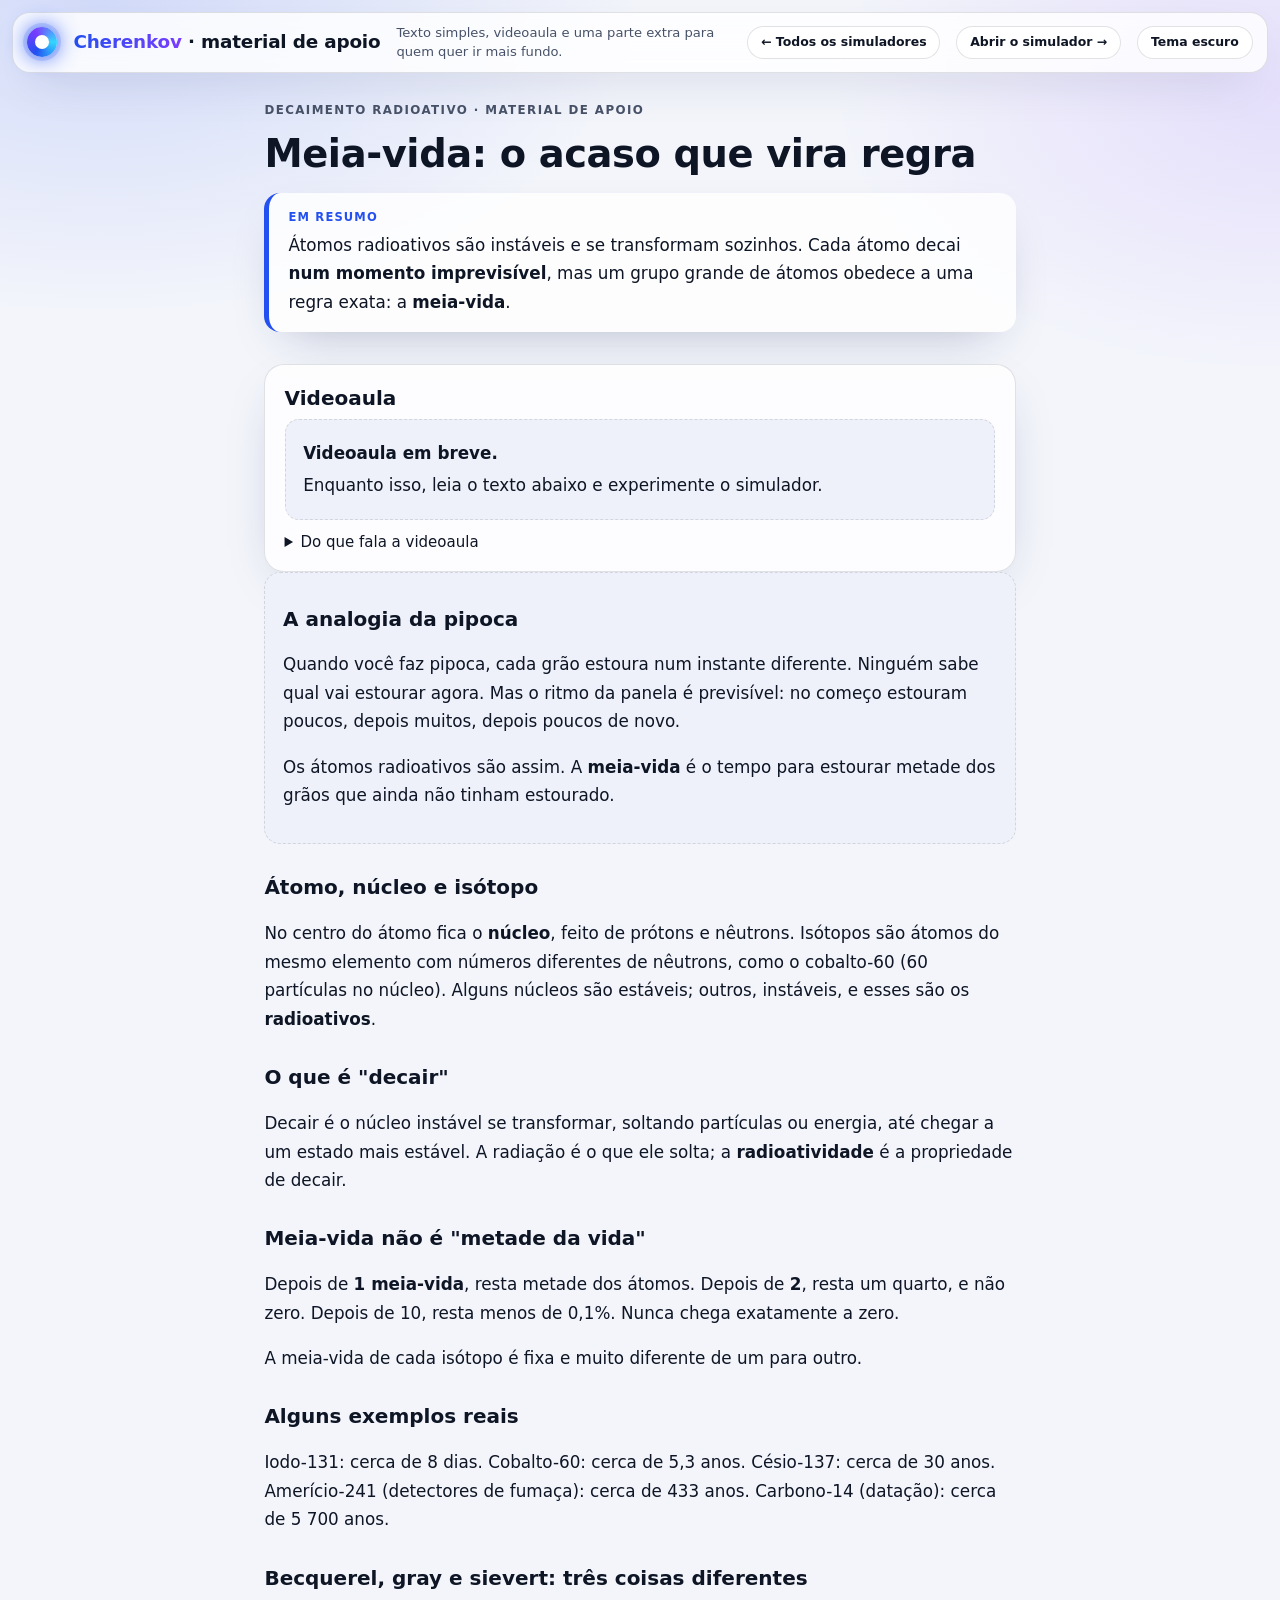
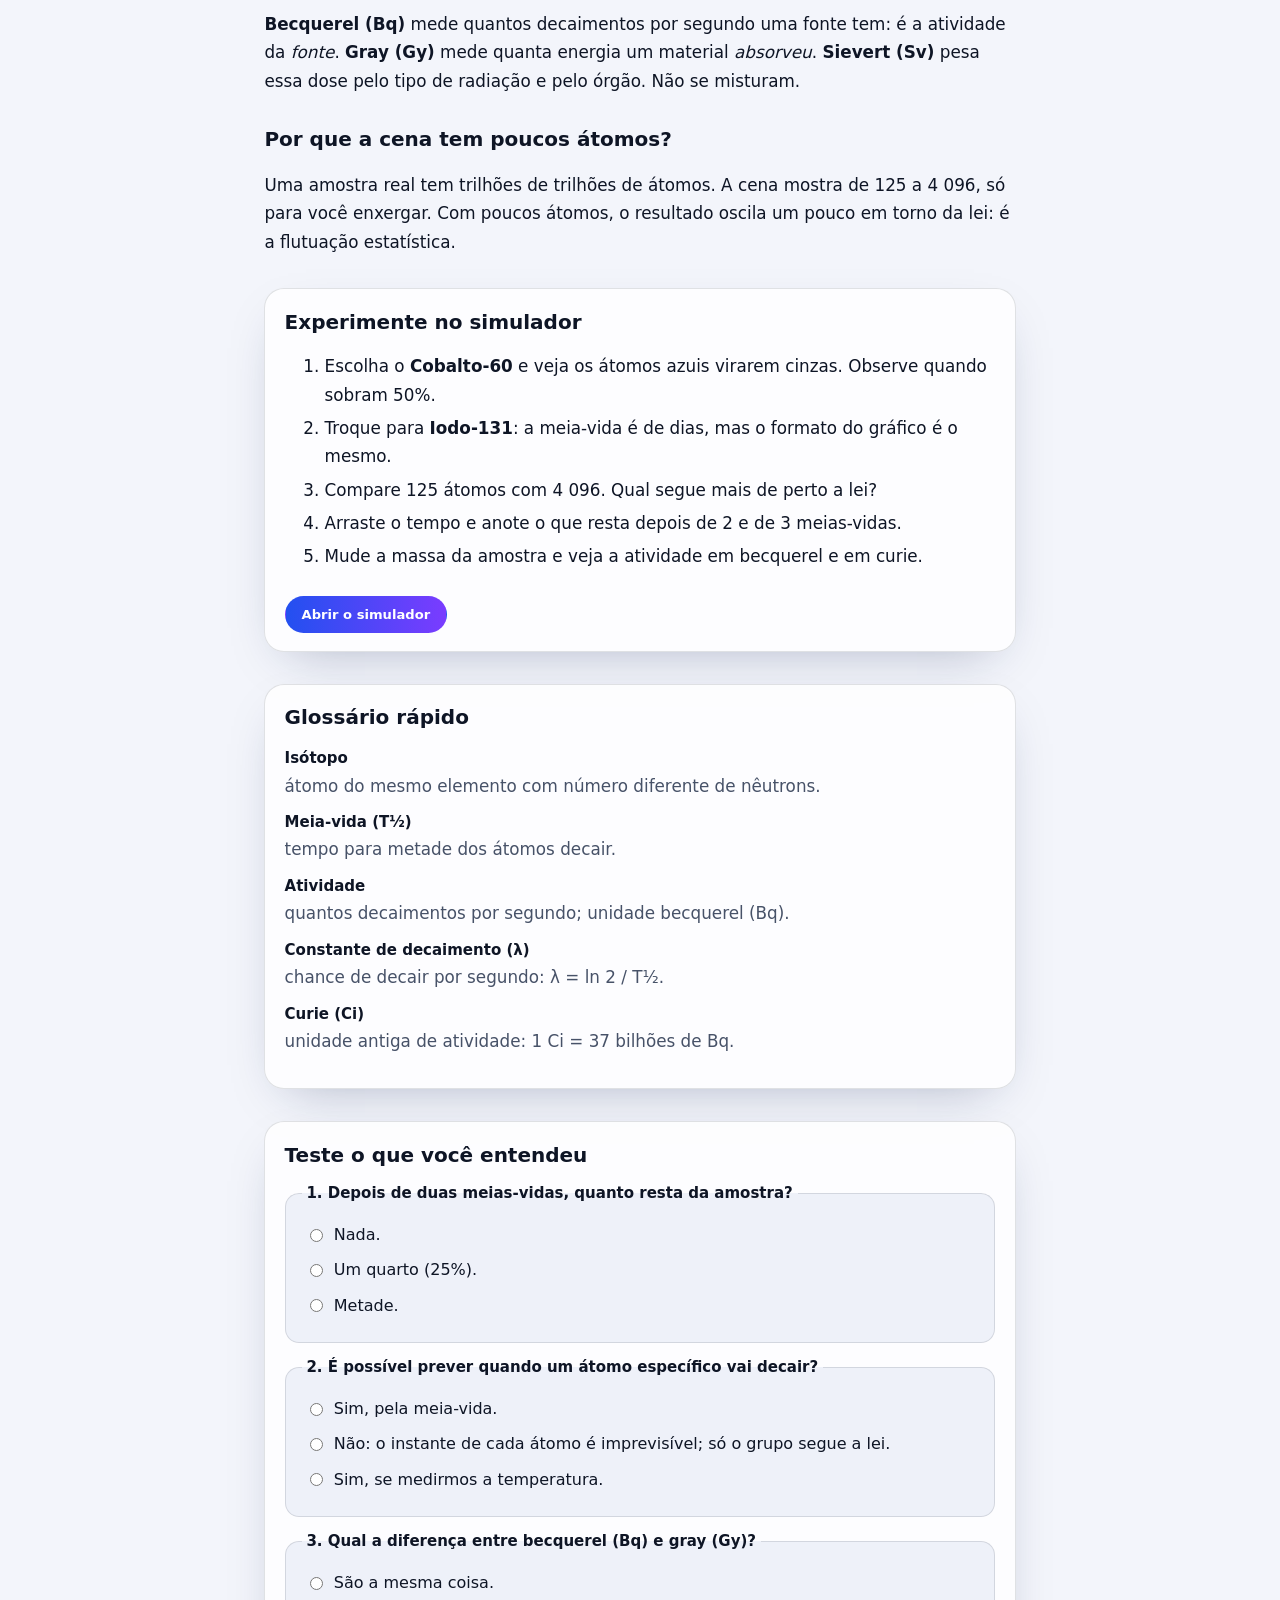
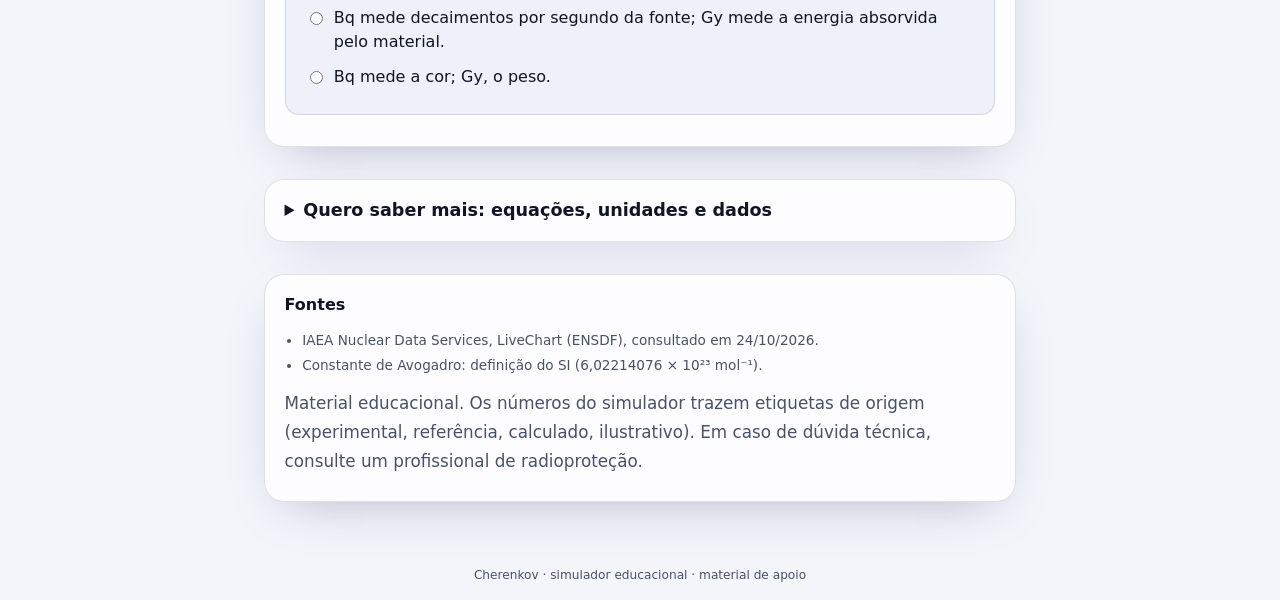
<file: material-decaimento.html>
<!doctype html>
<html lang="pt-BR">
<head>
<meta charset="utf-8">
<meta name="viewport" content="width=device-width, initial-scale=1">
<title>Meia-vida: o acaso que vira regra — material de apoio</title>
<meta name="description" content="Material de apoio simples e videoaula sobre Decaimento radioativo. Texto para quem está começando e uma parte extra com equações e unidades.">
<style>:root{
  --bg:#f3f5fb; --card:rgba(255,255,255,.82); --card-solid:#ffffff; --field:#eef1f9;
  --ink:#0e1525; --muted:#475268; --line:rgba(14,21,37,.12); --track:rgba(14,21,37,.14);
  --accent:#2350f0; --accent2:#7a3cff; --accent-ink:#ffffff; --glow1:rgba(35,80,240,.16); --glow2:rgba(122,60,255,.12);
  --warn-bg:#fff3d6; --warn-ink:#5e3500; --warn-line:#d9961b;
  --b-exp:#0a7a56; --b-calc:#1f4fd1; --b-sim:#944a00; --b-none:#475268; --b-ok:#0a7a56;
  --stage-bg:radial-gradient(120% 90% at 50% -10%,#f1f5ff 0%,#d9e2f6 60%,#c8d4ee 100%);
  --scene-edge:#4a5a7a; --shadow:0 18px 50px -24px rgba(20,35,80,.35); --focus:#2350f0;
  --sans:"Inter","Segoe UI Variable Text","Segoe UI",system-ui,-apple-system,Roboto,sans-serif;
  --mono:ui-monospace,"Cascadia Code","SF Mono",Consolas,monospace;
  color-scheme:light;
}
@media (prefers-color-scheme:dark){
  :root:not([data-theme="light"]){
    --bg:#060912; --card:rgba(17,24,42,.74); --card-solid:#101828; --field:#0b1222;
    --ink:#eaf0ff; --muted:#a9b6d3; --line:rgba(160,185,255,.16); --track:rgba(160,185,255,.22);
    --accent:#6ea8ff; --accent2:#a78bfa; --accent-ink:#06101f; --glow1:rgba(70,120,255,.22); --glow2:rgba(150,100,255,.16);
    --warn-bg:#2b2110; --warn-ink:#ffd98f; --warn-line:#8a6420;
    --b-exp:#5eead4; --b-calc:#93c5fd; --b-sim:#fcd34d; --b-none:#a9b6d3; --b-ok:#5eead4;
    --stage-bg:radial-gradient(110% 85% at 50% -10%,#16275a 0%,#0b1330 55%,#070b18 100%);
    --scene-edge:#8ea6d0; --shadow:0 18px 60px -28px rgba(0,0,0,.8); --focus:#9cc4ff; color-scheme:dark;
  }
}
:root[data-theme="dark"]{
  --bg:#060912; --card:rgba(17,24,42,.74); --card-solid:#101828; --field:#0b1222;
  --ink:#eaf0ff; --muted:#a9b6d3; --line:rgba(160,185,255,.16); --track:rgba(160,185,255,.22);
  --accent:#6ea8ff; --accent2:#a78bfa; --accent-ink:#06101f; --glow1:rgba(70,120,255,.22); --glow2:rgba(150,100,255,.16);
  --warn-bg:#2b2110; --warn-ink:#ffd98f; --warn-line:#8a6420;
  --b-exp:#5eead4; --b-calc:#93c5fd; --b-sim:#fcd34d; --b-none:#a9b6d3; --b-ok:#5eead4;
  --stage-bg:radial-gradient(110% 85% at 50% -10%,#16275a 0%,#0b1330 55%,#070b18 100%);
  --scene-edge:#8ea6d0; --shadow:0 18px 60px -28px rgba(0,0,0,.8); --focus:#9cc4ff; color-scheme:dark;
}
*{box-sizing:border-box}
html{scroll-behavior:smooth}
body{margin:0;min-height:100vh;color:var(--ink);font-family:var(--sans);line-height:1.5;font-size:15px;
  background:radial-gradient(60% 50% at 8% 0%,var(--glow1),transparent 70%),radial-gradient(50% 45% at 100% 10%,var(--glow2),transparent 70%),var(--bg);
  background-attachment:fixed;-webkit-font-smoothing:antialiased}
:focus-visible{outline:3px solid var(--focus);outline-offset:2px;border-radius:8px}
a{color:var(--accent)}
.skip{position:absolute;left:-999px;top:0;background:var(--accent);color:var(--accent-ink);padding:.5rem 1rem;z-index:50;border-radius:0 0 10px 0}
.skip:focus{left:0}
[hidden]{display:none!important}

header.top{display:flex;flex-wrap:wrap;align-items:center;gap:.5rem 1rem;margin:.75rem .75rem 0;padding:.6rem .9rem;
  border:1px solid var(--line);border-radius:18px;background:var(--card);backdrop-filter:blur(16px);-webkit-backdrop-filter:blur(16px);box-shadow:var(--shadow)}
.logo{width:30px;height:30px;border-radius:50%;flex:none;background:conic-gradient(from 210deg,var(--accent),var(--accent2),#33d6ff,var(--accent));
  box-shadow:0 0 0 4px var(--glow1),0 0 22px var(--accent);position:relative}
.logo::after{content:"";position:absolute;inset:8px;border-radius:50%;background:var(--card-solid)}
header.top h1{font-size:1.15rem;margin:0;font-weight:750;letter-spacing:-.01em}
header.top h1 span{background:linear-gradient(90deg,var(--accent),var(--accent2));-webkit-background-clip:text;background-clip:text;color:transparent}
header.top p{margin:0;color:var(--muted);font-size:.82rem;flex:1 1 260px}
.chip{display:inline-flex;align-items:center;gap:.4rem;font:inherit;font-size:.78rem;font-weight:600;cursor:pointer;color:var(--ink);text-decoration:none;
  border:1px solid var(--line);background:var(--card-solid);padding:.38rem .8rem;border-radius:999px;transition:transform .15s,border-color .15s}
.chip:hover{border-color:var(--accent);transform:translateY(-1px)}
.chip[aria-pressed="true"]{background:var(--ink);color:var(--bg)}
.pill-note{font-size:.72rem;font-weight:700;color:var(--warn-ink);background:var(--warn-bg);border:1px solid var(--warn-line);padding:.2rem .6rem;border-radius:999px}

.layout{display:grid;grid-template-columns:minmax(0,1.35fr) minmax(340px,.8fr);gap:.9rem;padding:.9rem .75rem;align-items:start;max-width:1800px;margin:0 auto}
.stagewrap{position:sticky;top:.75rem}
.stage{position:relative;height:calc(100vh - 6.4rem);min-height:420px;border:1px solid var(--line);border-radius:26px;background:var(--stage-bg);overflow:hidden;box-shadow:var(--shadow)}
.stage canvas{position:absolute;inset:0;width:100%;height:100%;display:block;touch-action:none;cursor:grab}
.stage canvas:active{cursor:grabbing}
.ov{position:absolute;font-size:.72rem;pointer-events:none;color:var(--ink)}
.glass{background:var(--card);backdrop-filter:blur(14px);-webkit-backdrop-filter:blur(14px);border:1px solid var(--line);border-radius:14px}
.stamp{left:.7rem;top:.7rem;padding:.3rem .65rem;max-width:calc(100% - 11rem);font-weight:600;color:var(--muted)}
.hint{right:.7rem;bottom:.7rem;padding:.25rem .6rem;color:var(--muted);border-radius:999px}
.tools{right:.7rem;top:.7rem;display:flex;gap:.4rem;pointer-events:auto}
.legend{left:.7rem;bottom:.7rem;padding:.55rem .75rem .6rem;width:min(330px,calc(100% - 9.5rem))}
.legend .ttl{font-weight:700;margin-bottom:.35rem;line-height:1.25}
.legend .ttl small{display:block;font-weight:500;color:var(--muted)}
.legend dl{display:grid;grid-template-columns:1fr auto;gap:.15rem .8rem;margin:0}
.legend dt{color:var(--muted)} .legend dd{margin:0;font-family:var(--mono);font-weight:700;text-align:right}
.lbl{position:absolute;left:0;top:0;font-size:.7rem;padding:.15rem .5rem;white-space:nowrap;pointer-events:none;display:none;
  background:var(--card);backdrop-filter:blur(10px);border:1px solid var(--line);border-radius:999px;font-weight:600}
.nogl{position:absolute;inset:0;display:none;align-items:center;justify-content:center;text-align:center;padding:2rem;color:var(--muted)}

.panels{display:flex;flex-direction:column;gap:.9rem;min-width:0}
.card{background:var(--card);backdrop-filter:blur(16px);-webkit-backdrop-filter:blur(16px);border:1px solid var(--line);border-radius:22px;padding:1rem 1.05rem;box-shadow:var(--shadow)}
.card h2{font-size:1rem;margin:0 0 .6rem;font-weight:700}
.card h3{font-size:.72rem;margin:1rem 0 .35rem;text-transform:uppercase;letter-spacing:.08em;color:var(--muted);font-weight:700}
.ctl{margin:.7rem 0}
.ctl label,.ctl legend{display:flex;justify-content:space-between;gap:.5rem;font-size:.84rem;font-weight:600;margin-bottom:.3rem;padding:0}
.ctl .unit{color:var(--muted);font-weight:500;font-size:.74rem;text-align:right}
.pair{display:grid;grid-template-columns:1fr 6.4rem;gap:.8rem;align-items:center}
input[type=range]{-webkit-appearance:none;appearance:none;width:100%;height:24px;background:transparent;margin:0;cursor:pointer}
input[type=range]::-webkit-slider-runnable-track{height:6px;border-radius:999px;background:linear-gradient(90deg,var(--accent),var(--accent2)) 0/var(--p,0%) 100% no-repeat,var(--track)}
input[type=range]::-moz-range-track{height:6px;border-radius:999px;background:linear-gradient(90deg,var(--accent),var(--accent2)) 0/var(--p,0%) 100% no-repeat,var(--track)}
input[type=range]::-webkit-slider-thumb{-webkit-appearance:none;width:20px;height:20px;margin-top:-7px;border-radius:50%;background:#fff;border:3px solid var(--accent);box-shadow:0 2px 8px rgba(0,0,0,.3)}
input[type=range]::-moz-range-thumb{width:14px;height:14px;border-radius:50%;background:#fff;border:3px solid var(--accent);box-shadow:0 2px 8px rgba(0,0,0,.3)}
input[type=number],select{font-family:var(--mono);font-size:.86rem;padding:.4rem .6rem;border:1px solid var(--line);background:var(--field);color:var(--ink);width:100%;border-radius:12px}
select{font-family:var(--sans)}
input[aria-invalid="true"]{outline:2px solid #d0261a}
.seg{display:flex;gap:.3rem;background:var(--field);padding:.25rem;border-radius:999px;border:1px solid var(--line);flex-wrap:wrap}
.seg label{flex:1;margin:0;text-align:center;cursor:pointer;position:relative;display:block;font-weight:600;font-size:.8rem;white-space:nowrap}
.seg input{position:absolute;opacity:0;inset:0;cursor:pointer;margin:0}
.seg span{display:block;padding:.4rem .6rem;border-radius:999px}
.seg input:checked+span{background:linear-gradient(90deg,var(--accent),var(--accent2));color:var(--accent-ink)}
.seg label:has(input:focus-visible){outline:3px solid var(--focus);outline-offset:2px;border-radius:999px}
fieldset{border:0;margin:.7rem 0 0;padding:0}
.btnrow{display:flex;gap:.5rem;flex-wrap:wrap;margin-top:.6rem}
.btn{font:inherit;font-size:.82rem;font-weight:650;cursor:pointer;border:1px solid var(--line);background:var(--card-solid);color:var(--ink);padding:.5rem 1rem;border-radius:999px}
.btn.pri{background:linear-gradient(90deg,var(--accent),var(--accent2));color:var(--accent-ink);border-color:transparent}
.btn:hover{filter:brightness(1.08)}

.rows{display:flex;flex-direction:column}
.row{display:grid;grid-template-columns:minmax(0,1fr) auto;gap:.1rem .8rem;padding:.55rem 0;border-bottom:1px solid var(--line);align-items:baseline}
.row:last-child{border-bottom:0}
.row .k{font-size:.85rem;font-weight:550}
.row .k small{display:block;color:var(--muted);font-size:.74rem;font-weight:400}
.row .val{text-align:right;display:flex;flex-direction:column;align-items:flex-end;gap:.2rem}
.v{font-family:var(--mono);font-size:.98rem;font-weight:700;font-variant-numeric:tabular-nums}
.badge{font-size:.66rem;font-weight:650;padding:.05rem .5rem;border-radius:999px;white-space:nowrap;line-height:1.55;color:var(--bc,var(--ink));
  background:color-mix(in srgb,var(--bc) 14%,transparent);border:1px solid color-mix(in srgb,var(--bc) 55%,transparent)}
.b-exp{--bc:var(--b-exp)} .b-calc{--bc:var(--b-calc)} .b-sim{--bc:var(--b-sim)} .b-none{--bc:var(--b-none)} .b-ok{--bc:var(--b-ok)}
.b-sim{border-style:dashed} .b-none{border-style:dotted}
.alert{background:var(--warn-bg);color:var(--warn-ink);border:1px solid var(--warn-line);border-radius:14px;padding:.6rem .8rem;font-size:.82rem;margin:.6rem 0}
.alert.info{background:var(--field);color:var(--ink);border-color:var(--line)}
.note{font-size:.78rem;color:var(--muted);margin:.5rem 0}
.kpis{display:grid;grid-template-columns:repeat(3,minmax(0,1fr));gap:.55rem;margin-bottom:.4rem}
.kpi{border:1px solid var(--line);border-radius:16px;padding:.6rem .7rem;background:var(--field);min-width:0}
.kpi .l{font-size:.7rem;font-weight:700;letter-spacing:.06em;text-transform:uppercase;color:var(--muted)}
.kpi .n{font-family:var(--mono);font-size:1.3rem;font-weight:750;line-height:1.2;margin:.15rem 0;overflow-wrap:anywhere}
.kpi .s{font-size:.68rem;color:var(--muted);margin-bottom:.25rem}
.kpi .badge{white-space:normal;display:inline-block;line-height:1.3;padding:.1rem .45rem}
svg.chart{width:100%;height:auto;display:block;background:var(--field);border:1px solid var(--line);border-radius:16px;margin-top:.5rem}
svg.chart text{font-family:var(--mono);font-size:9.5px;fill:var(--muted)}
svg.chart .ttl{fill:var(--ink);font-weight:700;font-family:var(--sans)}
.c-axis{stroke:var(--muted);stroke-width:1;fill:none}
.c-grid{stroke:var(--line);stroke-width:.8}
.c-line{stroke:var(--accent);stroke-width:2.2;fill:none}
.c-sim{stroke:var(--accent);stroke-width:2;fill:none;stroke-dasharray:5 3}
.c-pt{fill:var(--accent2);stroke:var(--card-solid);stroke-width:1.5}
table{border-collapse:separate;border-spacing:0;width:100%;font-size:.8rem;border:1px solid var(--line);border-radius:14px;overflow:hidden}
th,td{padding:.45rem .6rem;text-align:left;border-bottom:1px solid var(--line)}
tr:last-child td{border-bottom:0}
th{background:var(--field);font-size:.7rem;text-transform:uppercase;letter-spacing:.06em;color:var(--muted)}
td.m{font-family:var(--mono);font-weight:700}
ul.lim{margin:.2rem 0 0;padding-left:1.1rem;font-size:.84rem}
ul.lim li{margin:.45rem 0}
footer{padding:1rem;text-align:center;color:var(--muted);font-size:.76rem}

@media (max-width:960px){
  .layout{grid-template-columns:minmax(0,1fr);padding:.5rem}
  header.top{margin:.5rem .5rem 0}
  .stagewrap{top:.4rem;z-index:5}
  .stage{height:44vh;min-height:280px;border-radius:22px}
  .legend{width:min(250px,calc(100% - 1.4rem));font-size:.66rem}
  .hint{display:none}
  .stamp{max-width:calc(100% - 9rem);font-size:.64rem}
  .kpi .n{font-size:1.05rem}
}
@media (prefers-reduced-motion:reduce){html{scroll-behavior:auto}.chip{transition:none}}

/* ===== celular: palco maior e sobreposições enxutas ===== */
@media (max-width:960px){
  header.top{padding:.45rem .7rem;gap:.35rem .6rem;margin:.4rem .4rem 0}
  header.top .logo{width:22px;height:22px}
  header.top .logo::after{inset:6px}
  header.top h1{font-size:.95rem}
  header.top p{display:none}
  .pill-note{font-size:.62rem;padding:.1rem .45rem}
  .chip{font-size:.7rem;padding:.28rem .6rem}
  .stage{height:54vh!important;min-height:300px!important}
  .hint{display:none!important}
  .stamp{font-size:.58rem!important;padding:.2rem .5rem!important;max-width:calc(100% - 6.2rem)!important;line-height:1.25;display:-webkit-box;-webkit-line-clamp:3;-webkit-box-orient:vertical;overflow:hidden}
  .tools{right:.4rem!important;top:.4rem!important;gap:.25rem!important;flex-direction:column;align-items:flex-end}
  .tools .chip{padding:.22rem .5rem!important;font-size:.64rem!important}
  .legend{left:.4rem!important;bottom:.4rem!important;padding:.3rem .5rem!important;width:min(200px,62%)!important;font-size:.58rem!important}
  .legend .ttl{margin-bottom:.15rem;font-size:.62rem}
  .legend .ttl small,.legend dl{display:none}
  .lbl{font-size:.58rem;padding:.04rem .3rem}
  .modes{padding:.2rem;border-radius:14px}
  .modes button{font-size:.7rem;padding:.4rem .25rem}
  .modes .k{display:none}
  .modes button small{display:none}
}
</style>
<style>
.read{max-width:780px;margin:0 auto;padding:1rem .9rem 3rem}
.read .eyebrow{font-size:.74rem;font-weight:700;letter-spacing:.12em;text-transform:uppercase;color:var(--muted)}
.read h1{font-size:clamp(1.6rem,5vw,2.4rem);line-height:1.15;margin:.3rem 0 1rem;letter-spacing:-.01em}
.read h2{font-size:1.25rem;margin:1.8rem 0 .4rem}
.read h3{font-size:1rem;margin:1.2rem 0 .3rem;text-transform:none;letter-spacing:0;color:var(--ink)}
.read p,.read li,.read dd{font-size:1.05rem;line-height:1.7}
.read li{margin:.3rem 0}
.read em{font-style:italic}
.tldr{border-left:5px solid var(--accent);background:var(--card);padding:1rem 1.2rem;border-radius:16px;box-shadow:var(--shadow)}
.tldr p{margin:0}
.tldr .t{font-size:.72rem;font-weight:800;letter-spacing:.1em;text-transform:uppercase;color:var(--accent);margin-bottom:.3rem}
.analogy{background:var(--field);border:1px dashed var(--line);border-radius:16px;padding:.1rem 1.1rem 1rem}
.cta,.video,.gloss,.quiz,details.more,.src{margin-top:2rem;background:var(--card);border:1px solid var(--line);border-radius:20px;padding:1.1rem 1.2rem;box-shadow:var(--shadow)}
.cta h2,.video h2,.gloss h2,.quiz h2{margin-top:0}
.video .frame{position:relative;padding-top:56.25%;border-radius:14px;overflow:hidden;background:#000}
.video iframe{position:absolute;inset:0;width:100%;height:100%;border:0}
.video .soon{background:var(--field);border:1px dashed var(--line);border-radius:14px;padding:1rem 1.1rem}
.video .soon p{margin:.2rem 0}
dt{font-weight:700;margin-top:.7rem}
dd{margin:.1rem 0 0;color:var(--muted)}
.q{border:1px solid var(--line);border-radius:14px;padding:.8rem 1rem;margin:.8rem 0;background:var(--field)}
.q legend{font-weight:700;padding:0 .3rem}
.q label{display:flex;gap:.5rem;align-items:flex-start;padding:.35rem .2rem;cursor:pointer;font-size:1rem}
.q input{margin-top:.35rem;accent-color:var(--accent)}
.fb{font-size:.95rem;margin:.4rem 0 0;font-weight:600}
.fb.ok{color:var(--b-exp)} .fb.no{color:#d0261a}
details.more summary{cursor:pointer;font-weight:750;font-size:1.1rem}
details.more table{margin:.5rem 0}
.src ul{font-size:.85rem;padding-left:1.1rem;color:var(--muted)} .src li{font-size:.85rem;line-height:1.5}
.read table{width:100%;border-collapse:collapse;margin:.6rem 0;font-size:.95rem}
.read th,.read td{border:1px solid var(--line);padding:.45rem .6rem;text-align:left;vertical-align:top}
.read th{background:var(--field)} .read td.m{font-variant-numeric:tabular-nums;white-space:nowrap}
.part{font-size:1.5rem;margin:2.6rem 0 .6rem;padding-top:1rem;border-top:2px solid var(--line)}
.lvl{display:inline-block;font-size:.7rem;font-weight:700;letter-spacing:.06em;text-transform:uppercase;color:var(--accent);border:1px solid var(--accent);border-radius:99px;padding:.1rem .55rem;vertical-align:middle;margin-left:.3rem}
.toc{margin-top:1.4rem;background:var(--card);border:1px solid var(--line);border-radius:16px;padding:.8rem 1.2rem}
.toc ol{margin:.4rem 0 0;padding-left:1.2rem}
.callout{border-left:5px solid var(--accent);background:var(--field);border-radius:12px;padding:.8rem 1rem;margin:.8rem 0;font-size:1.05rem}
.callout.label{text-align:center;letter-spacing:.03em;border:2px solid var(--ink)}
.note{font-size:.88rem;color:var(--muted)}
details.deep,details.faq{margin:.7rem 0;background:var(--card);border:1px solid var(--line);border-radius:14px;padding:.7rem 1rem}
details.deep summary,details.faq summary{cursor:pointer;font-weight:700}
figure.radura{margin:1rem auto;text-align:center;color:var(--ink)} figure.radura svg{width:150px;height:150px} figure.radura figcaption{font-size:.85rem;color:var(--muted)}
ul.time{padding-left:1.1rem}
@media (max-width:600px){.read td.m{white-space:normal}.read table{font-size:.85rem}.read th,.read td{padding:.35rem .4rem}}
.btn.big{display:inline-block;text-decoration:none;margin-top:.6rem}
@media (max-width:960px){header.top p{display:none}}
</style>
</head>
<body>
<a class="skip" href="#conteudo">Ir para o conteúdo</a>
<header class="top">
  <div class="logo" aria-hidden="true"></div>
  <h1><span>Cherenkov</span> · material de apoio</h1>
  <p>Texto simples, videoaula e uma parte extra para quem quer ir mais fundo.</p>
  <a class="chip" href="index.html">← Todos os simuladores</a>
  <a class="chip" href="decaimento.html">Abrir o simulador →</a>
  <button id="theme" class="chip" type="button" aria-pressed="false">Tema escuro</button>
</header>

<main class="read" id="conteudo">
  <p class="eyebrow">Decaimento radioativo · material de apoio</p>
  <h1>Meia-vida: o acaso que vira regra</h1>
  <div class="tldr"><div class="t">Em resumo</div><p>Átomos radioativos são instáveis e se transformam sozinhos. Cada átomo decai <strong>num momento imprevisível</strong>, mas um grupo grande de átomos obedece a uma regra exata: a <strong>meia-vida</strong>.</p></div>

  <section class="video" aria-labelledby="h-video"><h2 id="h-video">Videoaula</h2><div id="video-slot"></div>
    <details style="margin-top:.7rem"><summary>Do que fala a videoaula</summary><ol><li>A analogia da pipoca (45 s)</li><li>O que é meia-vida: 1, 2 e 3 meias-vidas (1 min)</li><li>O simulador: átomos que decaem ao acaso (1 min 30 s)</li><li>Exemplos reais e Bq, Gy, Sv (1 min)</li><li>Resumo (30 s)</li></ol></details>
  </section>

<section class="analogy" aria-labelledby="s0"><h2 id="s0">A analogia da pipoca</h2><p>Quando você faz pipoca, cada grão estoura num instante diferente. Ninguém sabe qual vai estourar agora. Mas o ritmo da panela é previsível: no começo estouram poucos, depois muitos, depois poucos de novo.</p><p>Os átomos radioativos são assim. A <strong>meia-vida</strong> é o tempo para estourar metade dos grãos que ainda não tinham estourado.</p></section>
<section class="" aria-labelledby="s1"><h2 id="s1">Átomo, núcleo e isótopo</h2><p>No centro do átomo fica o <strong>núcleo</strong>, feito de prótons e nêutrons. Isótopos são átomos do mesmo elemento com números diferentes de nêutrons, como o cobalto-60 (60 partículas no núcleo). Alguns núcleos são estáveis; outros, instáveis, e esses são os <strong>radioativos</strong>.</p></section>
<section class="" aria-labelledby="s2"><h2 id="s2">O que é "decair"</h2><p>Decair é o núcleo instável se transformar, soltando partículas ou energia, até chegar a um estado mais estável. A radiação é o que ele solta; a <strong>radioatividade</strong> é a propriedade de decair.</p></section>
<section class="" aria-labelledby="s3"><h2 id="s3">Meia-vida não é "metade da vida"</h2><p>Depois de <strong>1 meia-vida</strong>, resta metade dos átomos. Depois de <strong>2</strong>, resta um quarto, e não zero. Depois de 10, resta menos de 0,1%. Nunca chega exatamente a zero.</p><p>A meia-vida de cada isótopo é fixa e muito diferente de um para outro.</p></section>
<section class="" aria-labelledby="s4"><h2 id="s4">Alguns exemplos reais</h2><p>Iodo-131: cerca de 8 dias. Cobalto-60: cerca de 5,3 anos. Césio-137: cerca de 30 anos. Amerício-241 (detectores de fumaça): cerca de 433 anos. Carbono-14 (datação): cerca de 5 700 anos.</p></section>
<section class="" aria-labelledby="s5"><h2 id="s5">Becquerel, gray e sievert: três coisas diferentes</h2><p><strong>Becquerel (Bq)</strong> mede quantos decaimentos por segundo uma fonte tem: é a atividade da <em>fonte</em>. <strong>Gray (Gy)</strong> mede quanta energia um material <em>absorveu</em>. <strong>Sievert (Sv)</strong> pesa essa dose pelo tipo de radiação e pelo órgão. Não se misturam.</p></section>
<section class="" aria-labelledby="s6"><h2 id="s6">Por que a cena tem poucos átomos?</h2><p>Uma amostra real tem trilhões de trilhões de átomos. A cena mostra de 125 a 4 096, só para você enxergar. Com poucos átomos, o resultado oscila um pouco em torno da lei: é a flutuação estatística.</p></section>

  <section class="cta" aria-labelledby="h-exp"><h2 id="h-exp">Experimente no simulador</h2>
    <ol><li>Escolha o <strong>Cobalto-60</strong> e veja os átomos azuis virarem cinzas. Observe quando sobram 50%.</li><li>Troque para <strong>Iodo-131</strong>: a meia-vida é de dias, mas o formato do gráfico é o mesmo.</li><li>Compare 125 átomos com 4 096. Qual segue mais de perto a lei?</li><li>Arraste o tempo e anote o que resta depois de 2 e de 3 meias-vidas.</li><li>Mude a massa da amostra e veja a atividade em becquerel e em curie.</li></ol>
    <a class="btn pri big" href="decaimento.html">Abrir o simulador</a>
  </section>

  <section class="gloss" aria-labelledby="h-gl"><h2 id="h-gl">Glossário rápido</h2><dl><dt>Isótopo</dt><dd>átomo do mesmo elemento com número diferente de nêutrons.</dd><dt>Meia-vida (T½)</dt><dd>tempo para metade dos átomos decair.</dd><dt>Atividade</dt><dd>quantos decaimentos por segundo; unidade becquerel (Bq).</dd><dt>Constante de decaimento (λ)</dt><dd>chance de decair por segundo: λ = ln 2 / T½.</dd><dt>Curie (Ci)</dt><dd>unidade antiga de atividade: 1 Ci = 37 bilhões de Bq.</dd></dl></section>

  <section class="quiz" aria-labelledby="h-q"><h2 id="h-q">Teste o que você entendeu</h2>
    
    <fieldset class="q" data-c="1" data-w="A cada meia-vida, sobra metade do que havia: 1/2, depois 1/4."><legend>1. Depois de duas meias-vidas, quanto resta da amostra?</legend>
      <label><input type="radio" name="q0" value="0"> <span>Nada.</span></label><label><input type="radio" name="q0" value="1"> <span>Um quarto (25%).</span></label><label><input type="radio" name="q0" value="2"> <span>Metade.</span></label>
      <p class="fb" role="status" aria-live="polite"></p></fieldset>
    <fieldset class="q" data-c="1" data-w="A probabilidade é a mesma a cada instante; o átomo não &quot;envelhece&quot;."><legend>2. É possível prever quando um átomo específico vai decair?</legend>
      <label><input type="radio" name="q1" value="0"> <span>Sim, pela meia-vida.</span></label><label><input type="radio" name="q1" value="1"> <span>Não: o instante de cada átomo é imprevisível; só o grupo segue a lei.</span></label><label><input type="radio" name="q1" value="2"> <span>Sim, se medirmos a temperatura.</span></label>
      <p class="fb" role="status" aria-live="polite"></p></fieldset>
    <fieldset class="q" data-c="1" data-w="Atividade da fonte (Bq) e dose absorvida (Gy) são grandezas diferentes."><legend>3. Qual a diferença entre becquerel (Bq) e gray (Gy)?</legend>
      <label><input type="radio" name="q2" value="0"> <span>São a mesma coisa.</span></label><label><input type="radio" name="q2" value="1"> <span>Bq mede decaimentos por segundo da fonte; Gy mede a energia absorvida pelo material.</span></label><label><input type="radio" name="q2" value="2"> <span>Bq mede a cor; Gy, o peso.</span></label>
      <p class="fb" role="status" aria-live="polite"></p></fieldset>
  </section>

  <details class="more"><summary>Quero saber mais: equações, unidades e dados</summary>
    
    <h3>Equações</h3>
    <ul>
      <li><strong>Lei do decaimento:</strong> N(t) = N₀·e^(−λt) = N₀·2^(−t/T½), com λ = ln 2 / T½.</li>
      <li><strong>Vida média:</strong> τ = 1/λ = T½ / ln 2 ≈ 1,44·T½.</li>
      <li><strong>Atividade:</strong> A = λ·N. <strong>Átomos na amostra:</strong> N = (m/M)·N_A, com N_A = 6,022 × 10²³ por mol.</li>
      <li><strong>Sorteio de cada átomo:</strong> t = −ln(u)/λ, com u uniforme em (0, 1].</li>
      <li><strong>Flutuação:</strong> cerca de √N átomos.</li>
    </ul>
    <h3>Dados dos isótopos do simulador</h3>
    <table><thead><tr><th>Isótopo</th><th>Meia-vida (IAEA)</th><th>Atividade específica</th></tr></thead><tbody>
      <tr><td>Cobalto-60</td><td>1 925,28 ± 0,14 dias</td><td class="m">4,19 × 10¹³ Bq/g</td></tr>
      <tr><td>Césio-137</td><td>30,08 ± 0,09 anos</td><td class="m">3,21 × 10¹² Bq/g</td></tr>
      <tr><td>Iodo-131</td><td>8,0252 ± 0,0006 dias</td><td class="m">4,60 × 10¹⁵ Bq/g</td></tr>
      <tr><td>Carbono-14</td><td>5 700 ± 30 anos</td><td class="m">1,66 × 10¹¹ Bq/g</td></tr>
      <tr><td>Amerício-241</td><td>432,6 ± 0,6 anos</td><td class="m">1,27 × 10¹¹ Bq/g</td></tr>
    </tbody></table>
    <h3>Unidades</h3>
    <ul>
      <li><strong>Bq:</strong> 1 decaimento por segundo. <strong>Ci:</strong> 3,7 × 10¹⁰ Bq.</li>
      <li><strong>Gy:</strong> 1 J/kg (dose absorvida). <strong>Sv:</strong> dose ponderada por tipo de radiação e tecido (não usada no simulador).</li>
      <li><strong>s⁻¹:</strong> unidade de λ (por segundo).</li>
    </ul>
    <p>Curiosidade: o Co-60, usado em irradiadores, perde cerca de 12% da atividade por ano e precisa ser reposto (cálculo com a meia-vida do IAEA).</p>
  </details>

  <section class="src" aria-labelledby="h-src"><h2 id="h-src" style="margin-top:0;font-size:1rem">Fontes</h2><ul><li>IAEA Nuclear Data Services, LiveChart (ENSDF), consultado em 24/10/2026.</li><li>Constante de Avogadro: definição do SI (6,02214076 × 10²³ mol⁻¹).</li></ul>
    <p class="note">Material educacional. Os números do simulador trazem etiquetas de origem (experimental, referência, calculado, ilustrativo). Em caso de dúvida técnica, consulte um profissional de radioproteção.</p>
  </section>
</main>
<footer>Cherenkov · simulador educacional · material de apoio</footer>

<script>"use strict";
/* Biblioteca compartilhada dos simuladores: tema, formatação, etiquetas de tipo,
   controles deslizantes e palco 3D (câmera orbital própria, rótulos HTML). */
const Lab = (() => {
  const $ = (s, r = document) => r.querySelector(s);
  const $$ = (s, r = document) => [...r.querySelectorAll(s)];

  /* ---- formatação pt-BR ---- */
  const cache = {};
  const nf = d => cache[d] || (cache[d] = new Intl.NumberFormat('pt-BR', { maximumFractionDigits: d }));
  const num = (x, d = 2) => (x === null || x === undefined || !isFinite(x)) ? '—' : nf(d).format(x);
  const SUP = { '0':'⁰','1':'¹','2':'²','3':'³','4':'⁴','5':'⁵','6':'⁶','7':'⁷','8':'⁸','9':'⁹','-':'⁻' };
  const sci = (x, d = 2) => {
    if (!isFinite(x)) return '—'; if (x === 0) return '0';
    const [m, e] = x.toExponential(d).split('e');
    return `${m.replace('.', ',')} × 10${String(parseInt(e, 10)).split('').map(c => SUP[c] || c).join('')}`;
  };

  /* ---- etiquetas de tipo ---- */
  const TYPES = {
    exp:  { cls: 'b-exp',  glyph: '■', text: 'experimental' },
    calc: { cls: 'b-calc', glyph: 'ƒ', text: 'calculado' },
    sim:  { cls: 'b-sim',  glyph: '≈', text: 'simulado/ilustrativo' },
    ref:  { cls: 'b-ok',   glyph: '✓', text: 'dado de referência' },
    none: { cls: 'b-none', glyph: '∅', text: 'sem dados' }
  };
  const badge = (t, text) => `<span class="badge ${TYPES[t].cls}">${TYPES[t].glyph} ${(text || TYPES[t].text).replace(/^[■ƒ≈✓∅]\s*/, '')}</span>`;
  const row = (k, sub, v, t, tText) =>
    `<div class="row"><div class="k">${k}${sub ? `<small>${sub}</small>` : ''}</div><div class="val"><span class="v">${v}</span>${badge(t, tText)}</div></div>`;

  /* ---- tema ---- */
  function theme(onChange){
    const root = document.documentElement, btn = $('#theme');
    let saved = null; try { saved = localStorage.getItem('cherenkov-theme'); } catch (e) {}
    if (saved) root.setAttribute('data-theme', saved);
    const isDark = () => root.getAttribute('data-theme') === 'dark' || (!root.getAttribute('data-theme') && matchMedia('(prefers-color-scheme: dark)').matches);
    const sync = () => { const d = isDark(); btn.setAttribute('aria-pressed', d); btn.textContent = d ? 'Tema claro' : 'Tema escuro'; if (onChange) onChange(d); };
    btn.addEventListener('click', () => {
      const n = isDark() ? 'light' : 'dark'; root.setAttribute('data-theme', n);
      try { localStorage.setItem('cherenkov-theme', n); } catch (e) {}
      sync();
    });
    matchMedia('(prefers-color-scheme: dark)').addEventListener('change', sync);
    sync();
    return isDark;
  }

  /* ---- controle deslizante + campo numérico ---- */
  const sig = x => Number(x.toPrecision(3));
  const setP = r => r.style.setProperty('--p', ((r.value - r.min) / (r.max - r.min) * 100) + '%');
  function slider(host, c, onChange){
    const toS = v => c.log ? Math.round(Math.log(v / c.min) / Math.log(c.max / c.min) * 1000) : v;
    const fromS = s => c.log ? sig(c.min * Math.pow(c.max / c.min, s / 1000)) : +s;
    $(host).insertAdjacentHTML('beforeend', `
      <div class="ctl">
        <label for="n-${c.id}">${c.label} <span class="unit">${c.unit || ''}${c.hint ? ' · ' + c.hint : ''}</span></label>
        <div class="pair">
          <input type="range" id="r-${c.id}" aria-label="${c.label}, controle deslizante" min="${c.log ? 0 : c.min}" max="${c.log ? 1000 : c.max}" step="${c.log ? 1 : c.step}" value="${toS(c.value)}">
          <input type="number" id="n-${c.id}" inputmode="decimal" min="${c.min}" max="${c.max}" step="${c.step || 'any'}" value="${c.value}">
        </div>
      </div>`);
    const r = $('#r-' + c.id), n = $('#n-' + c.id); setP(r);
    const api = {
      value: c.value,
      set(v){ api.value = v; n.value = v; r.value = toS(v); setP(r); n.removeAttribute('aria-invalid'); onChange(v); }
    };
    r.addEventListener('input', () => { api.value = fromS(r.value); n.value = api.value; setP(r); n.removeAttribute('aria-invalid'); onChange(api.value); });
    n.addEventListener('input', () => {
      const v = parseFloat(n.value);
      if (isFinite(v) && v >= c.min && v <= c.max){ api.value = v; r.value = toS(v); setP(r); n.removeAttribute('aria-invalid'); onChange(v); }
      else n.setAttribute('aria-invalid', 'true');
    });
    n.addEventListener('change', () => { let v = parseFloat(n.value); if (!isFinite(v)) v = api.value; api.set(Math.min(Math.max(v, c.min), c.max)); });
    return api;
  }

  /* ---- palco 3D ---- */
  function stage(opts){
    const o = Object.assign({ theta: 0.6, phi: 1.15, radius: 14, target: [0, 0, 0], minR: 4, maxR: 60, fov: 40 }, opts);
    const canvas = $('#gl'), el = $('#stage'), labelHost = $('#labels');
    let renderer;
    try { renderer = new THREE.WebGLRenderer({ canvas, antialias: true, alpha: true }); }
    catch (e){ $('#nogl').style.display = 'flex'; return null; }
    renderer.setPixelRatio(Math.min(window.devicePixelRatio || 1, 2));
    renderer.outputEncoding = THREE.sRGBEncoding;
    renderer.setClearColor(0x000000, 0);
    const scene = new THREE.Scene();
    const camera = new THREE.PerspectiveCamera(o.fov, 1, 0.05, 500);
    scene.add(new THREE.AmbientLight(0xffffff, 0.7));
    scene.add(new THREE.HemisphereLight(0xdfe9ff, 0x445066, 0.35));
    const key = new THREE.DirectionalLight(0xffffff, 0.9); key.position.set(6, 14, 9); scene.add(key);
    const orbit = { theta: o.theta, phi: o.phi, radius: o.radius, target: new THREE.Vector3(...o.target) };
    const goal = { theta: o.theta, phi: o.phi, radius: o.radius, target: new THREE.Vector3(...o.target) };
    const reduced = matchMedia('(prefers-reduced-motion: reduce)').matches;
    const labels = new Map();
    const api = { THREE, scene, camera, renderer, canvas, orbit, goal, reduced, dark: false, onTick: null, onPick: null };

    function resize(){ const w = el.clientWidth, h = el.clientHeight; if (!w || !h) return; renderer.setSize(w, h, false); camera.aspect = w / h; camera.fov = camera.aspect < 1 ? Math.min(75, o.fov / Math.pow(camera.aspect, 0.7)) : o.fov; camera.updateProjectionMatrix(); }
    new ResizeObserver(resize).observe(el); resize();

    const zoom = f => { goal.radius = Math.min(Math.max(goal.radius * f, o.minR), o.maxR); };
    const ptrs = new Map(); let pinch = 0, down = null;
    canvas.addEventListener('pointerdown', e => { canvas.setPointerCapture(e.pointerId); ptrs.set(e.pointerId, { x: e.clientX, y: e.clientY }); down = { moved: 0, t: performance.now() };
      if (ptrs.size === 2){ const [a, b] = [...ptrs.values()]; pinch = Math.hypot(a.x - b.x, a.y - b.y); } });
    canvas.addEventListener('pointermove', e => {
      const p = ptrs.get(e.pointerId); if (!p) return;
      const dx = e.clientX - p.x, dy = e.clientY - p.y; p.x = e.clientX; p.y = e.clientY; if (down) down.moved += Math.abs(dx) + Math.abs(dy);
      if (ptrs.size === 1){ goal.theta -= dx * 0.008; goal.phi = Math.min(Math.max(goal.phi - dy * 0.008, 0.12), Math.PI - 0.12); }
      else if (ptrs.size === 2){ const [a, b] = [...ptrs.values()], d = Math.hypot(a.x - b.x, a.y - b.y); if (pinch > 0) zoom(pinch / d); pinch = d; }
    });
    const up = e => { if (down && down.moved < 6 && performance.now() - down.t < 500 && api.onPick) api.onPick(e); ptrs.delete(e.pointerId); pinch = 0; };
    canvas.addEventListener('pointerup', up); canvas.addEventListener('pointercancel', e => { ptrs.delete(e.pointerId); pinch = 0; });
    canvas.addEventListener('wheel', e => { e.preventDefault(); zoom(Math.exp(e.deltaY * 0.0012)); }, { passive: false });
    canvas.addEventListener('keydown', e => {
      const k = e.key, s = 0.09; let used = true;
      if (k === 'ArrowLeft') goal.theta -= s; else if (k === 'ArrowRight') goal.theta += s;
      else if (k === 'ArrowUp') goal.phi = Math.max(goal.phi - s, 0.12); else if (k === 'ArrowDown') goal.phi = Math.min(goal.phi + s, Math.PI - 0.12);
      else if (k === '+' || k === '=') zoom(0.9); else if (k === '-' || k === '_') zoom(1.1); else used = false;
      if (used) e.preventDefault();
    });
    api.resetCamera = () => { goal.theta = o.theta; goal.phi = o.phi; goal.radius = o.radius; goal.target.set(...o.target); };

    api.label = (id, cls) => { const d = document.createElement('div'); d.className = 'lbl ' + (cls || ''); labelHost.appendChild(d); labels.set(id, d); return d; };
    const v3 = new THREE.Vector3();
    api.place = (id, pos, show, text, keep) => {
      const node = labels.get(id); if (!node) return;
      if (!show || (el.clientWidth < 560 && !keep)){ node.style.display = 'none'; return; }
      v3.copy(pos).project(camera);
      if (v3.z > 1){ node.style.display = 'none'; return; }
      if (text !== undefined && node.textContent !== text) node.textContent = text;
      node.style.display = 'block';
      const px = (v3.x * 0.5 + 0.5) * el.clientWidth, py = (-v3.y * 0.5 + 0.5) * el.clientHeight;
      node.style.transform = `translate(${Math.max(4, Math.min(px + 8, el.clientWidth - node.offsetWidth - 4))}px,${py}px) translateY(-50%)`;
    };
    api.hideLabels = () => labels.forEach(l => { l.style.display = 'none'; });

    let last = performance.now(), clock = 0;
    function loop(now){
      requestAnimationFrame(loop);
      if (document.hidden || !el.clientWidth) return;
      const dt = Math.min(0.05, (now - last) / 1000); last = now; clock += dt;
      const k = 1 - Math.exp(-dt * 9);
      orbit.theta += (goal.theta - orbit.theta) * k; orbit.phi += (goal.phi - orbit.phi) * k; orbit.radius += (goal.radius - orbit.radius) * k; orbit.target.lerp(goal.target, k);
      const sp = Math.sin(orbit.phi);
      camera.position.set(orbit.target.x + orbit.radius * sp * Math.sin(orbit.theta), orbit.target.y + orbit.radius * Math.cos(orbit.phi), orbit.target.z + orbit.radius * sp * Math.cos(orbit.theta));
      camera.lookAt(orbit.target);
      api.hideLabels();
      if (api.onTick) api.onTick(dt, clock);
      renderer.render(scene, camera);
      if (api.onLabels) api.onLabels();
    }
    requestAnimationFrame(loop);
    return api;
  }

  return { $, $$, num, sci, badge, row, TYPES, theme, slider, stage, setP };
})();
</script>
<script src="videos.js"></script>
<script>
Lab.theme();
const KEY = 'decaimento';
(function video(){
  const slot = document.getElementById('video-slot'), url = ((window.VIDEOS || {})[KEY] || '').trim();
  const m = url.match(/(?:v=|youtu\.be\/|embed\/|shorts\/)([\w-]{11})/);
  if (m){
    slot.innerHTML = '<div class="frame"><iframe src="https://www.youtube-nocookie.com/embed/' + m[1] + '" title="Videoaula: Meia-vida: o acaso que vira regra" loading="lazy" allow="accelerometer; encrypted-media; picture-in-picture" allowfullscreen></iframe></div>';
  } else if (/^https?:\/\//.test(url)){
    slot.innerHTML = '<p>Assista à videoaula em outra aba:</p><a class="btn pri big" href="' + url + '" target="_blank" rel="noopener">Abrir a videoaula</a>';
  } else {
    slot.innerHTML = '<div class="soon"><p><strong>Videoaula em breve.</strong></p><p>Enquanto isso, leia o texto abaixo e experimente o simulador.</p></div>';
  }
})();
document.querySelectorAll('.q').forEach(q => {
  q.addEventListener('change', () => {
    const v = +q.querySelector('input:checked').value, c = +q.dataset.c, fb = q.querySelector('.fb');
    fb.className = 'fb ' + (v === c ? 'ok' : 'no');
    fb.textContent = v === c ? 'Correto! ' + q.dataset.w : 'Ainda não. Tente outra opção.';
  });
});
</script>
</body>
</html>
</file>
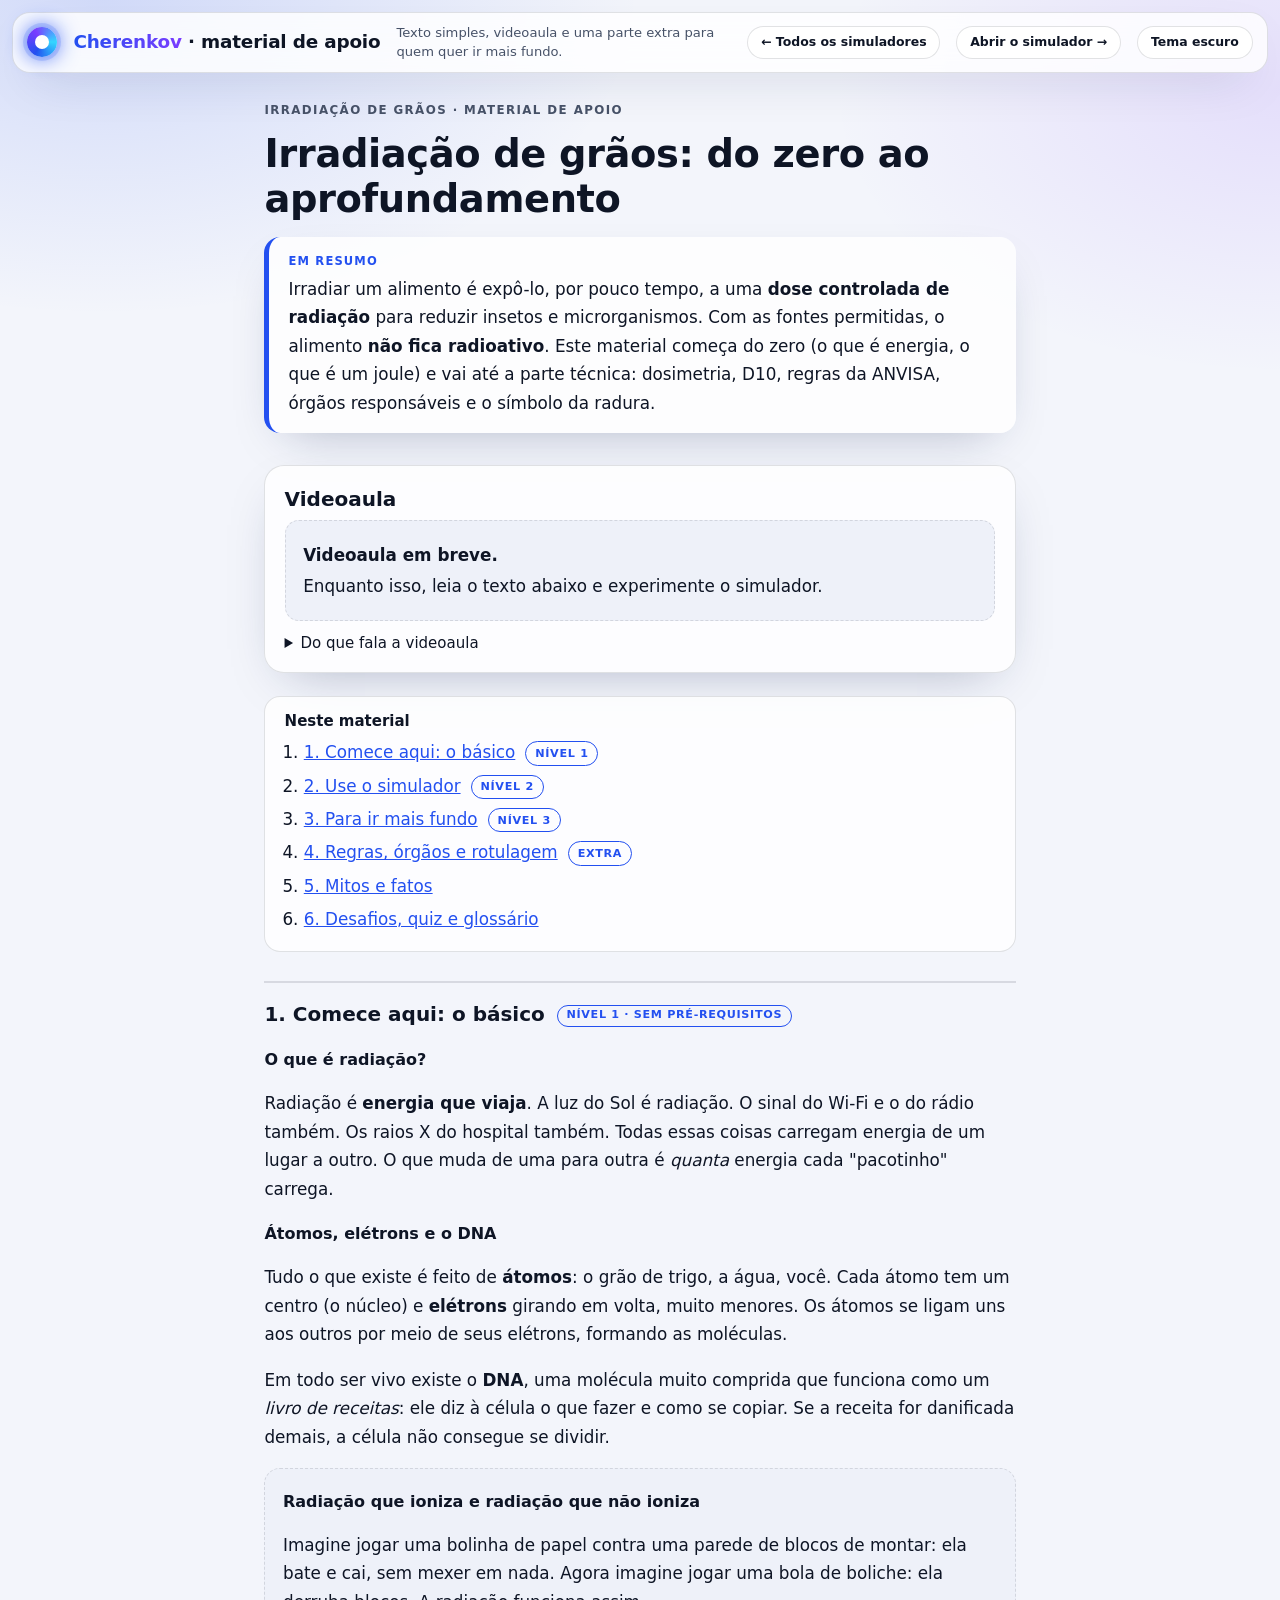
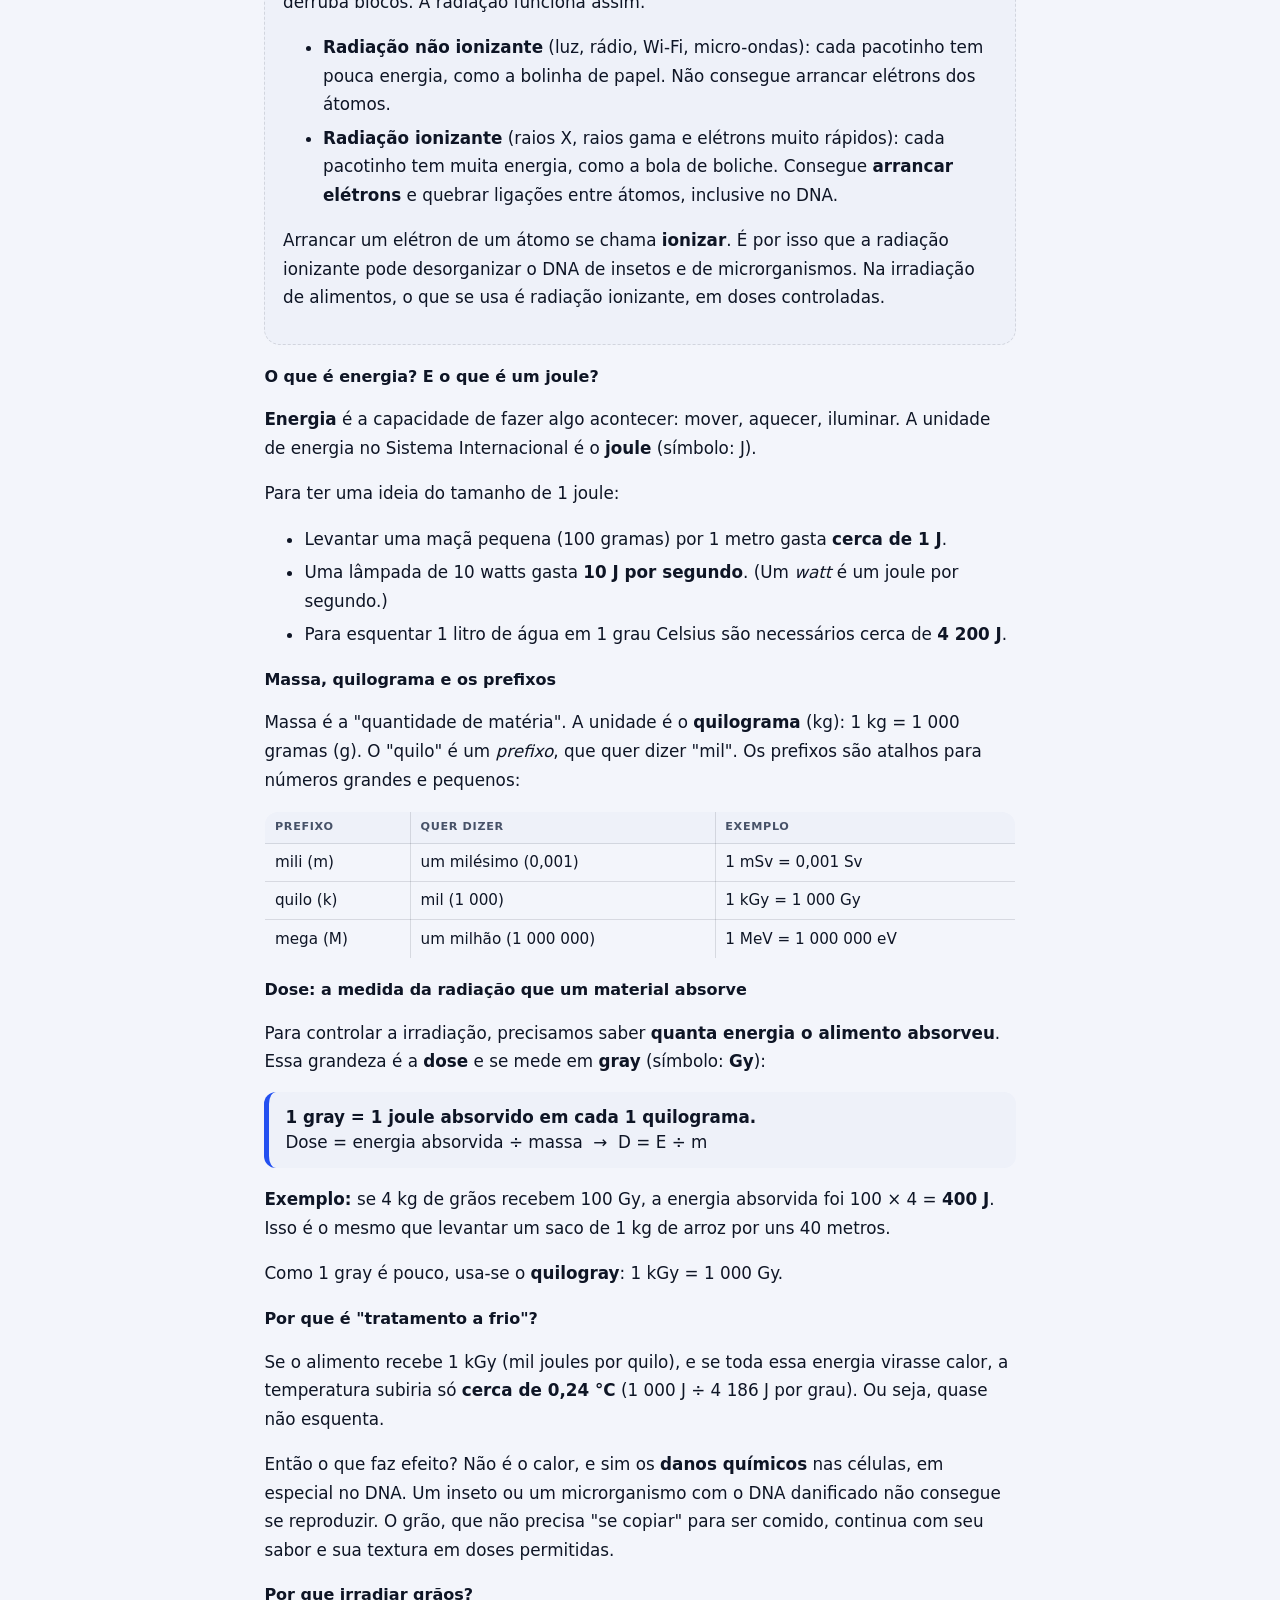
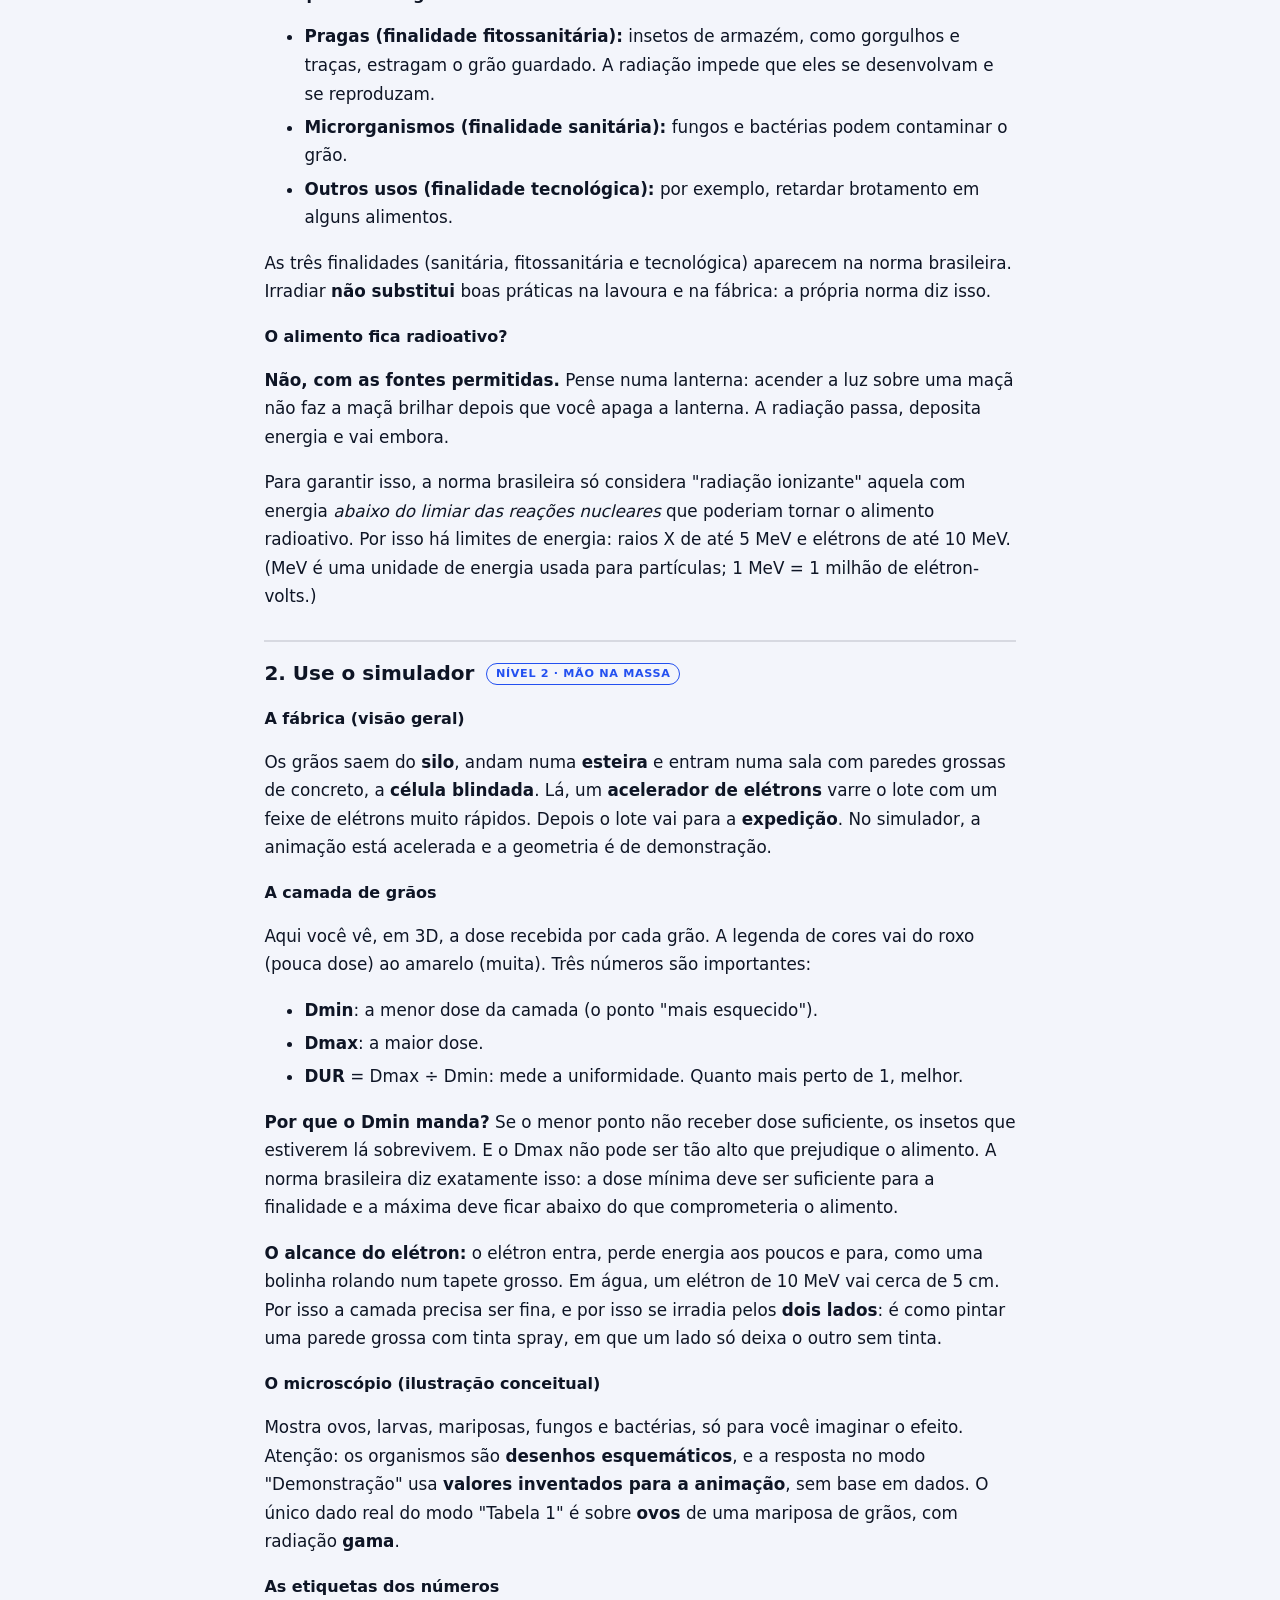
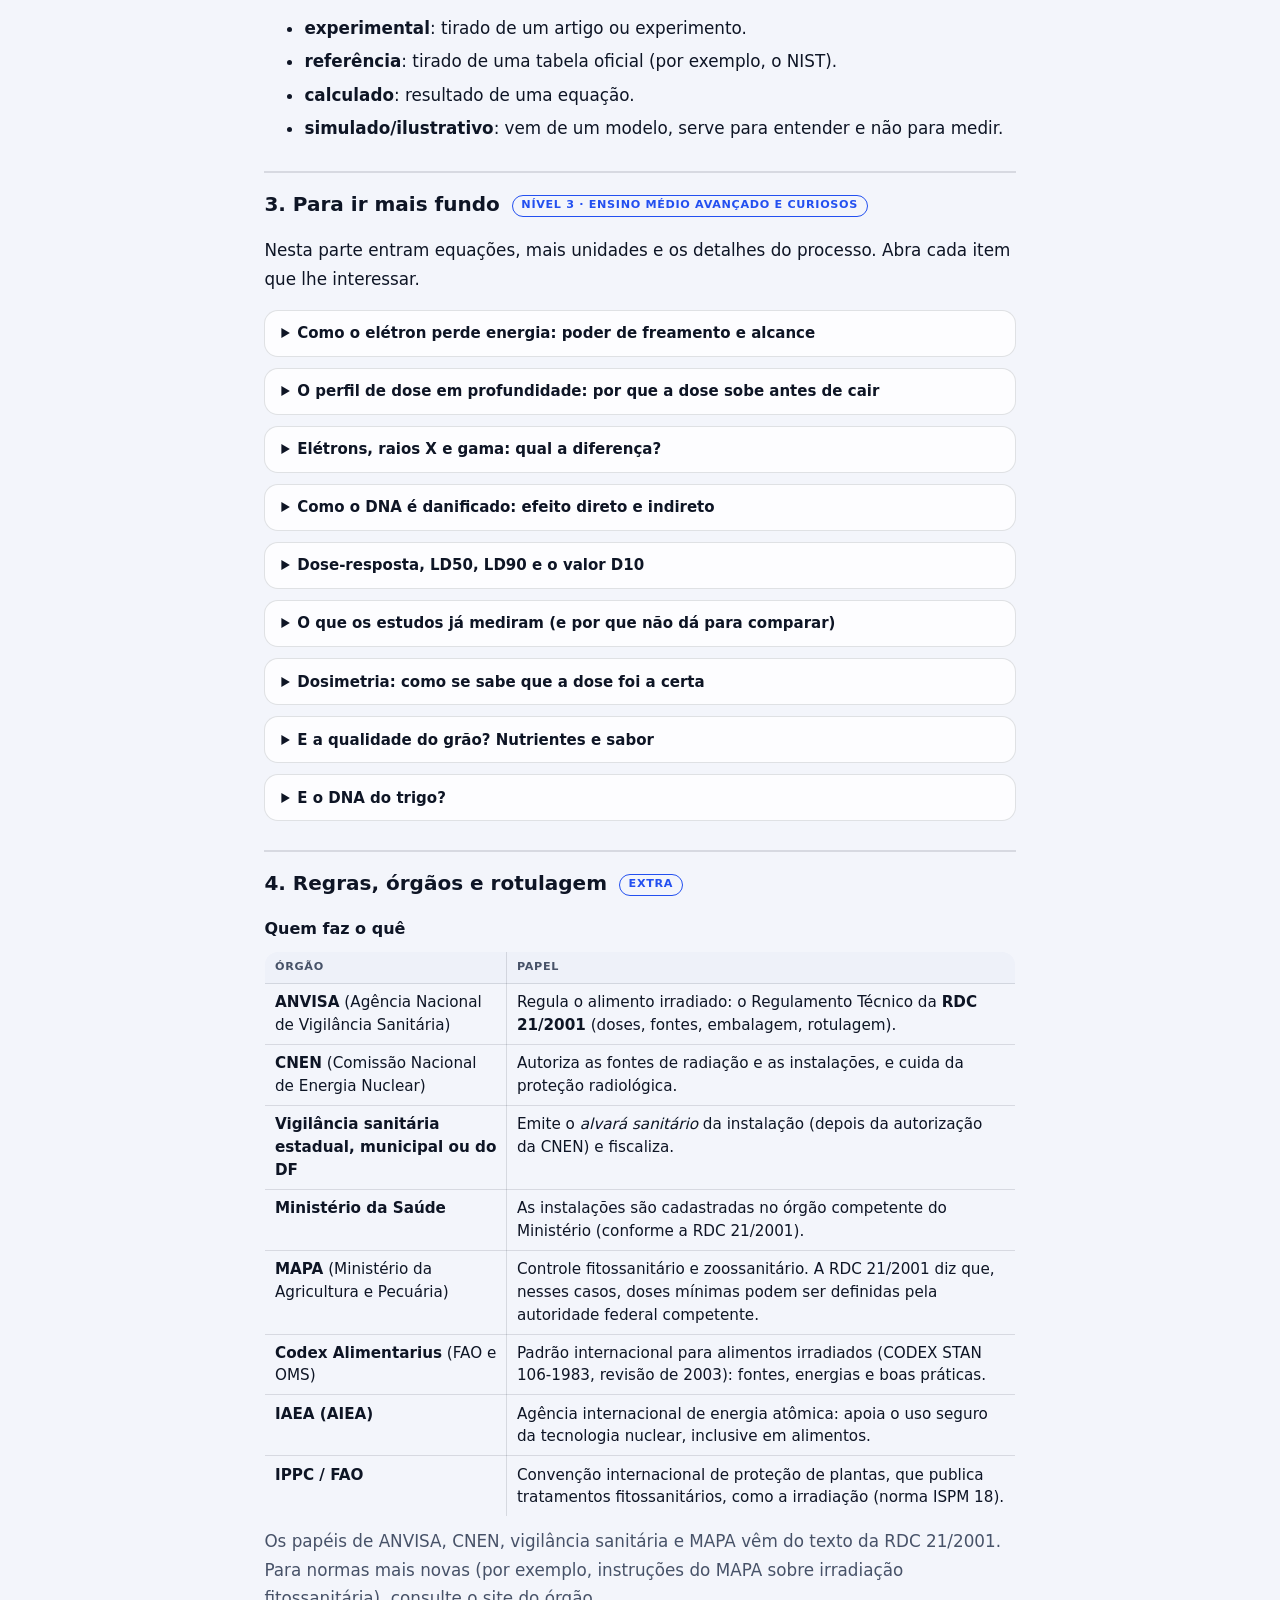
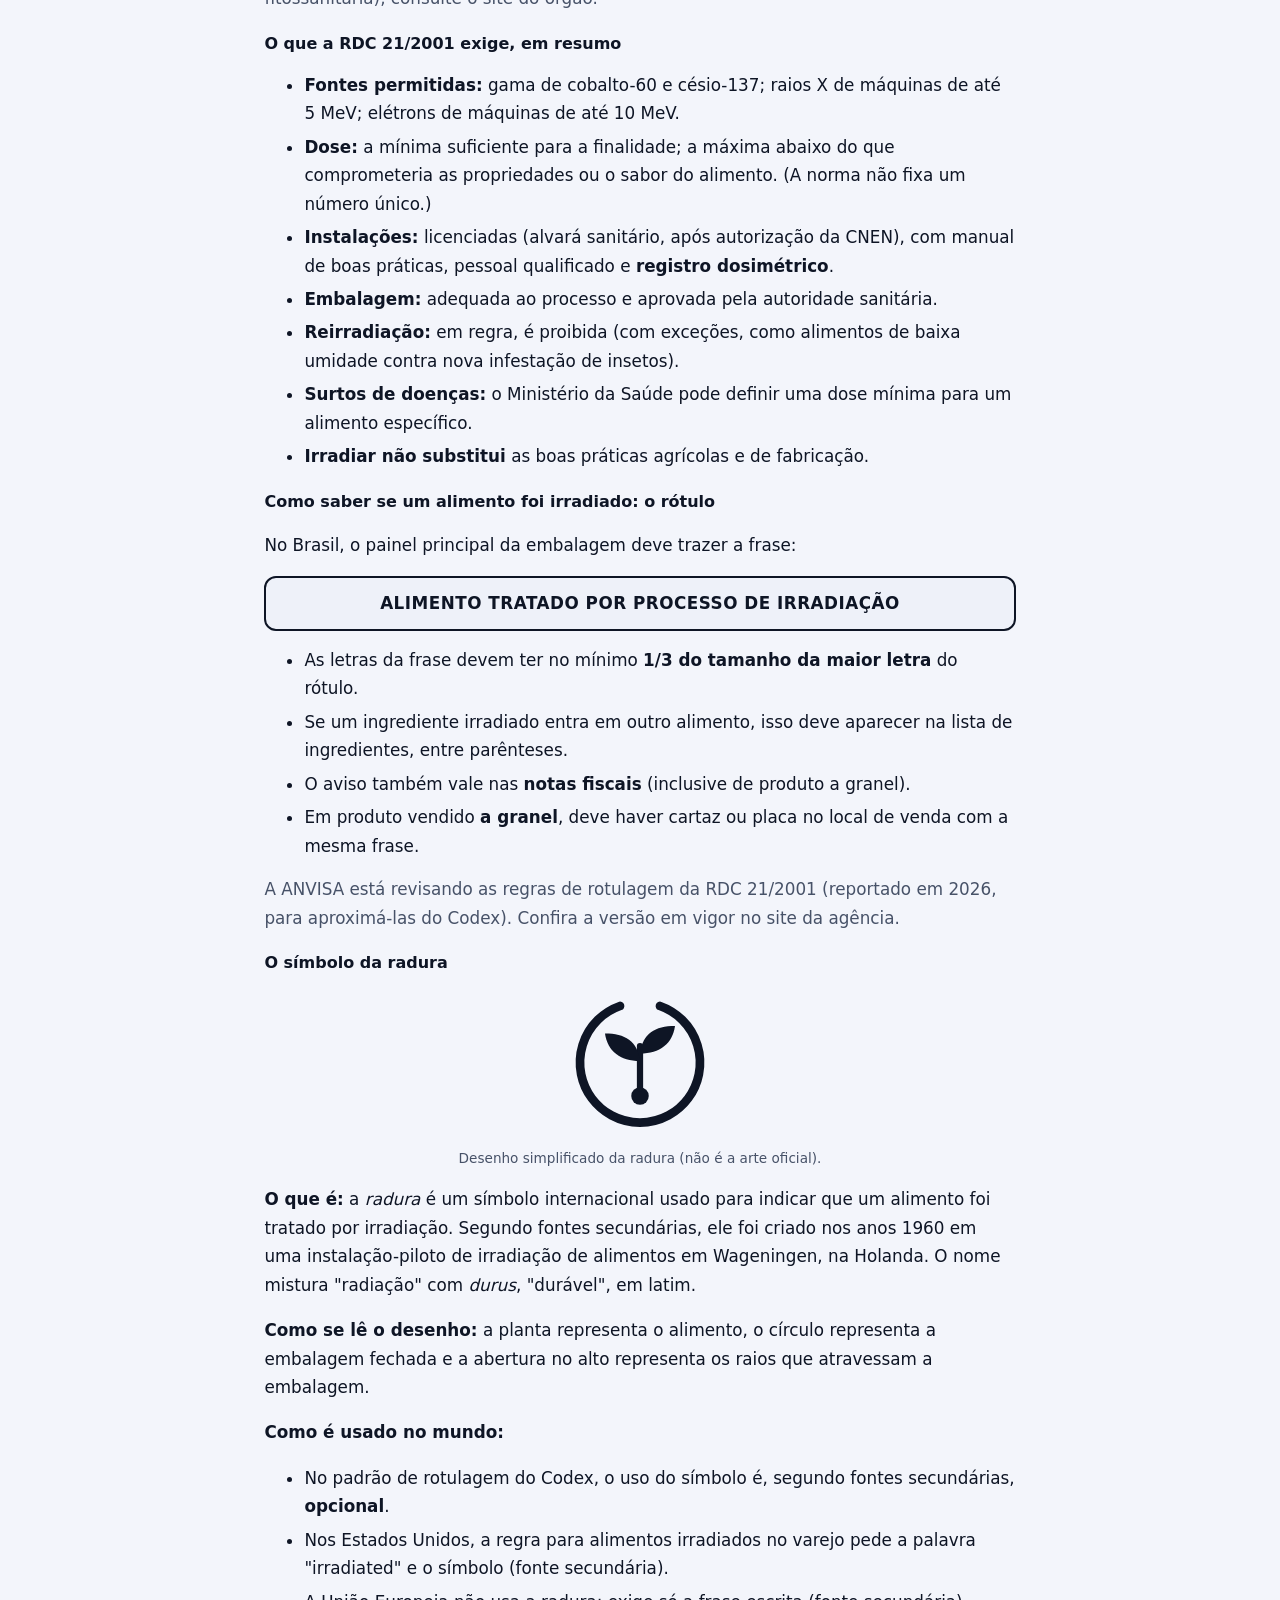
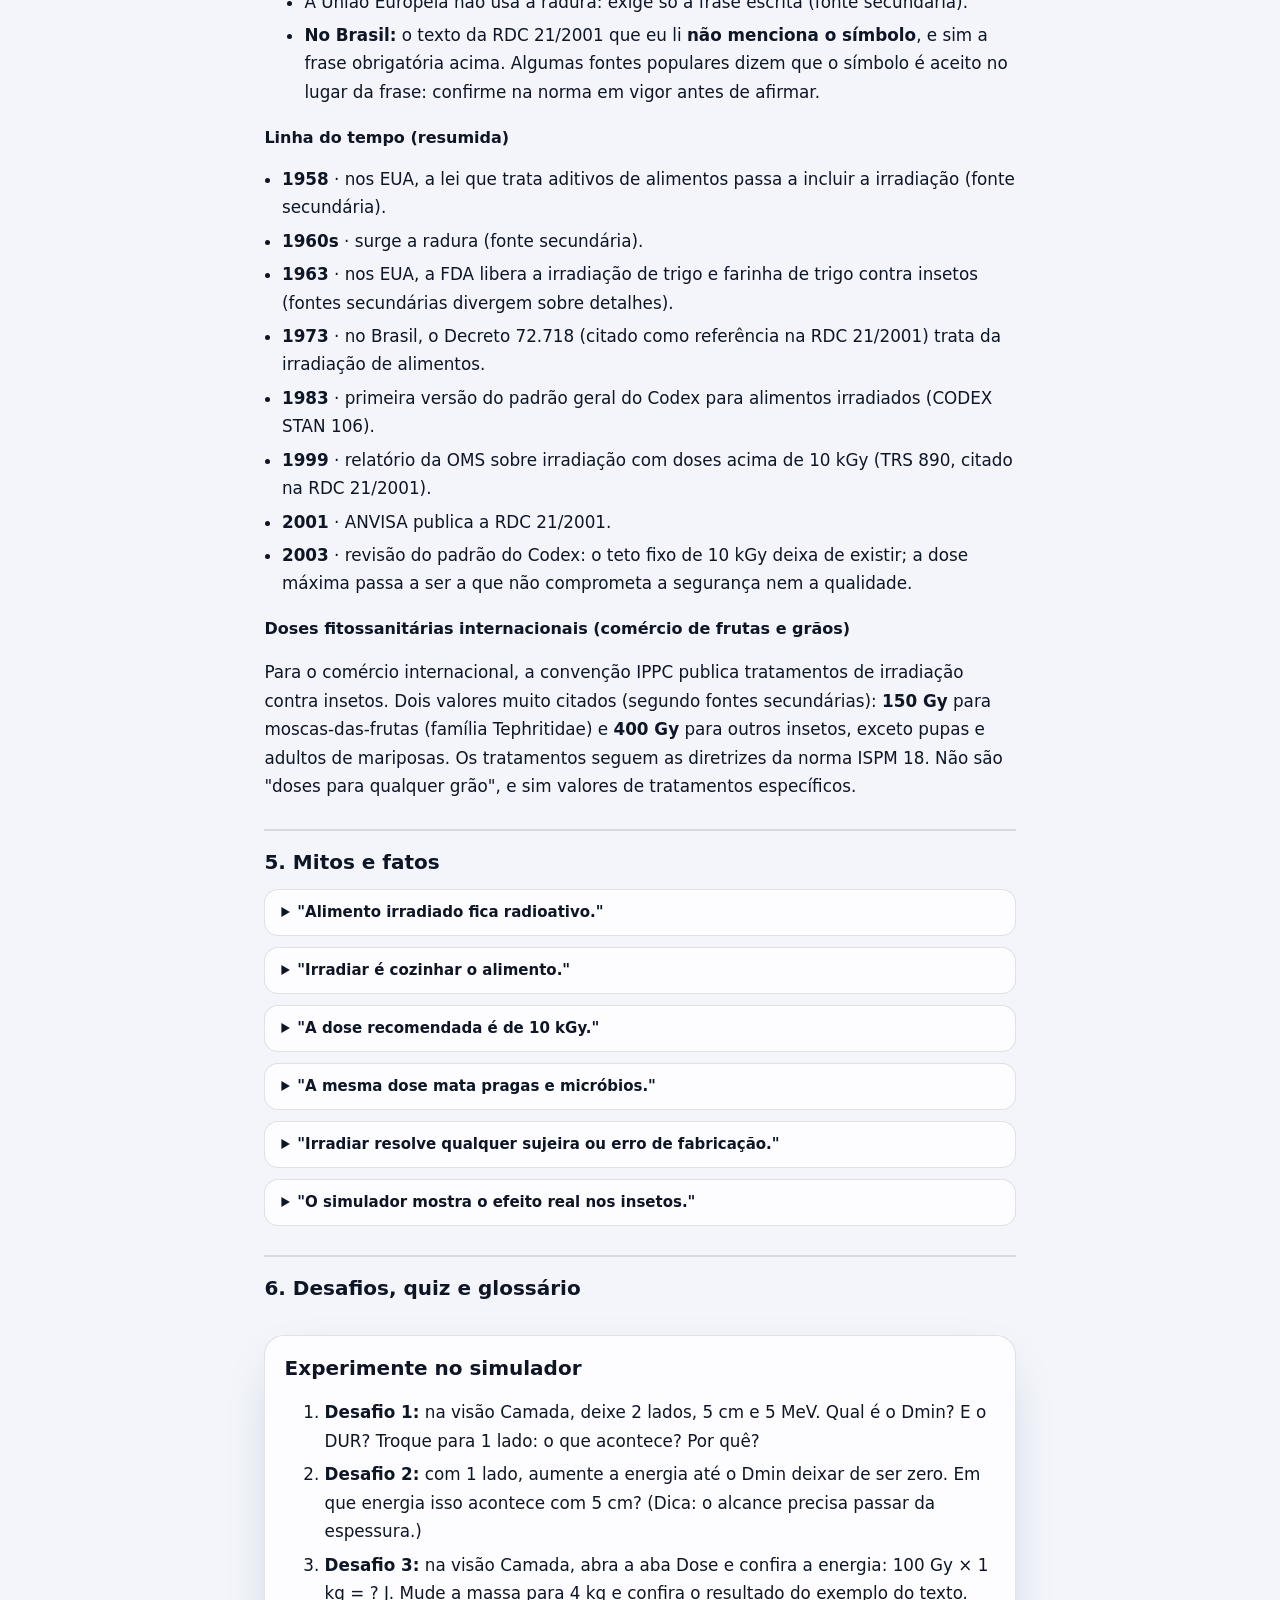
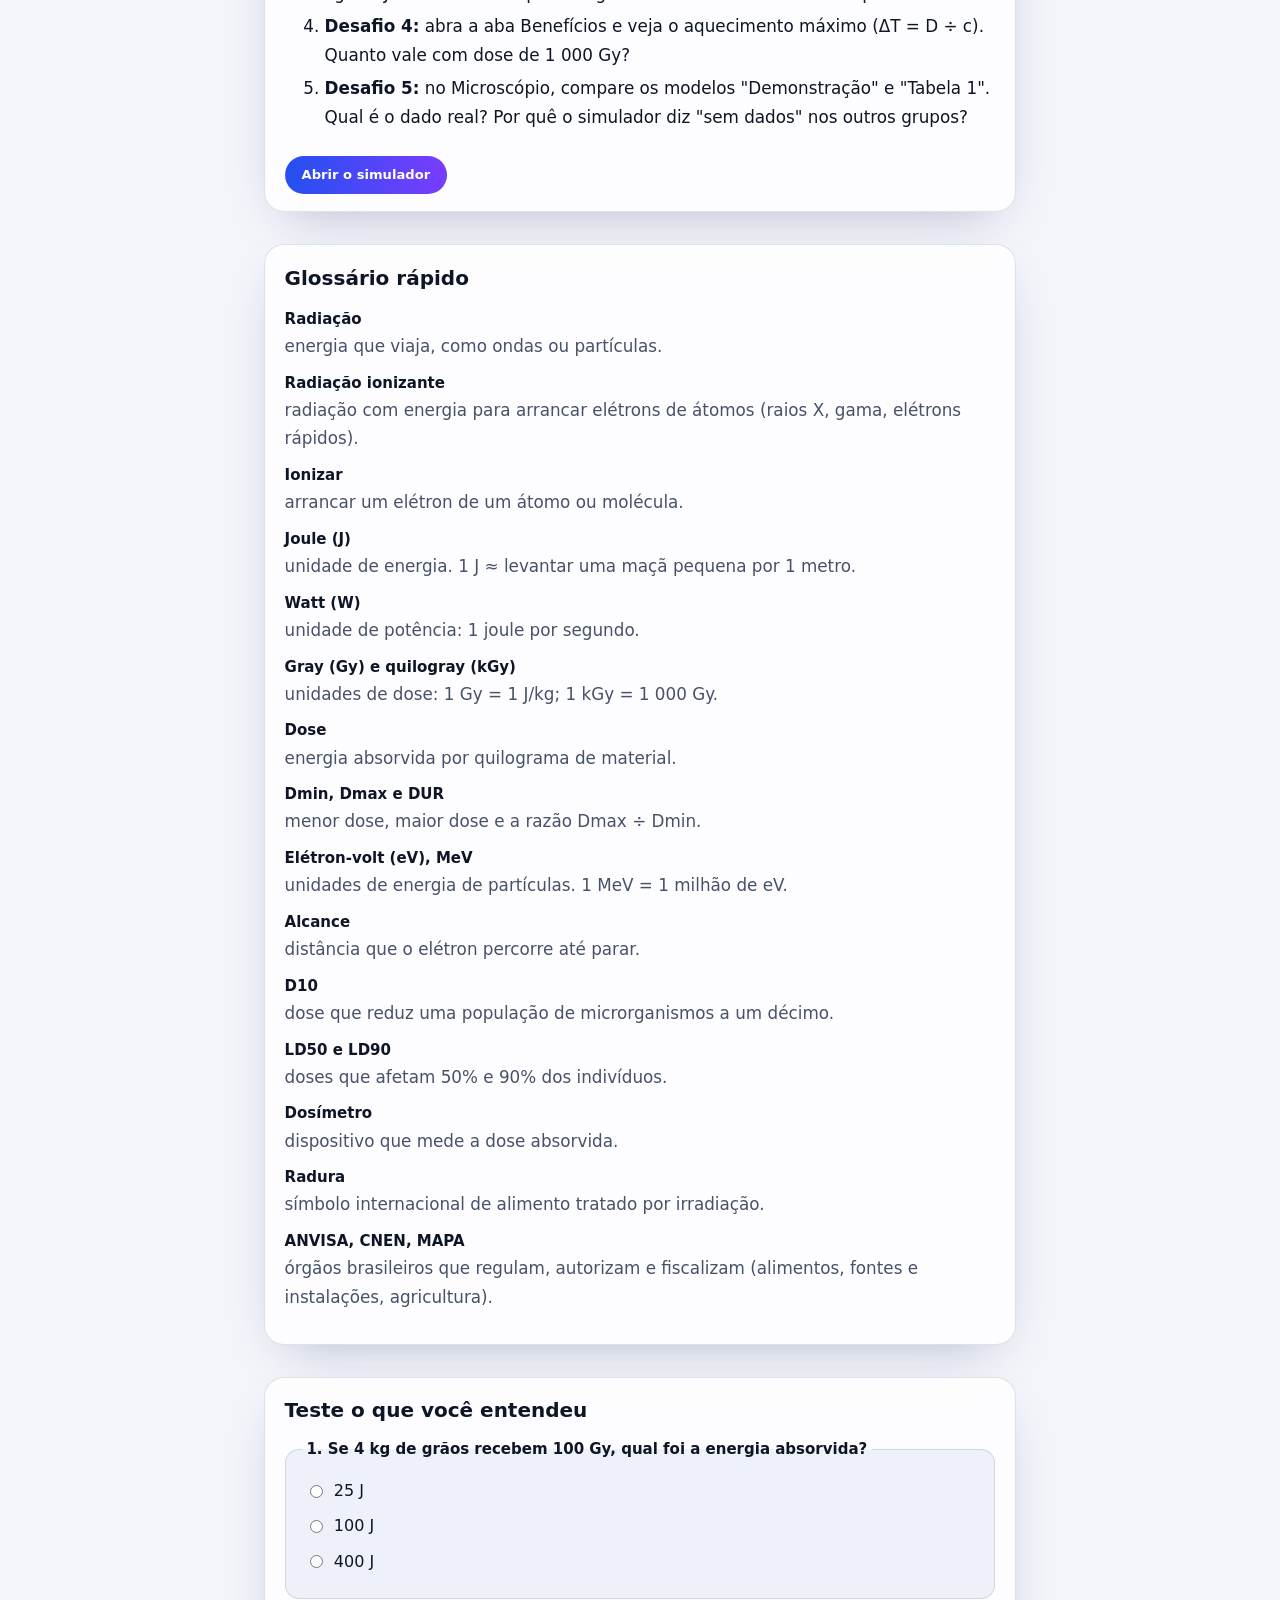
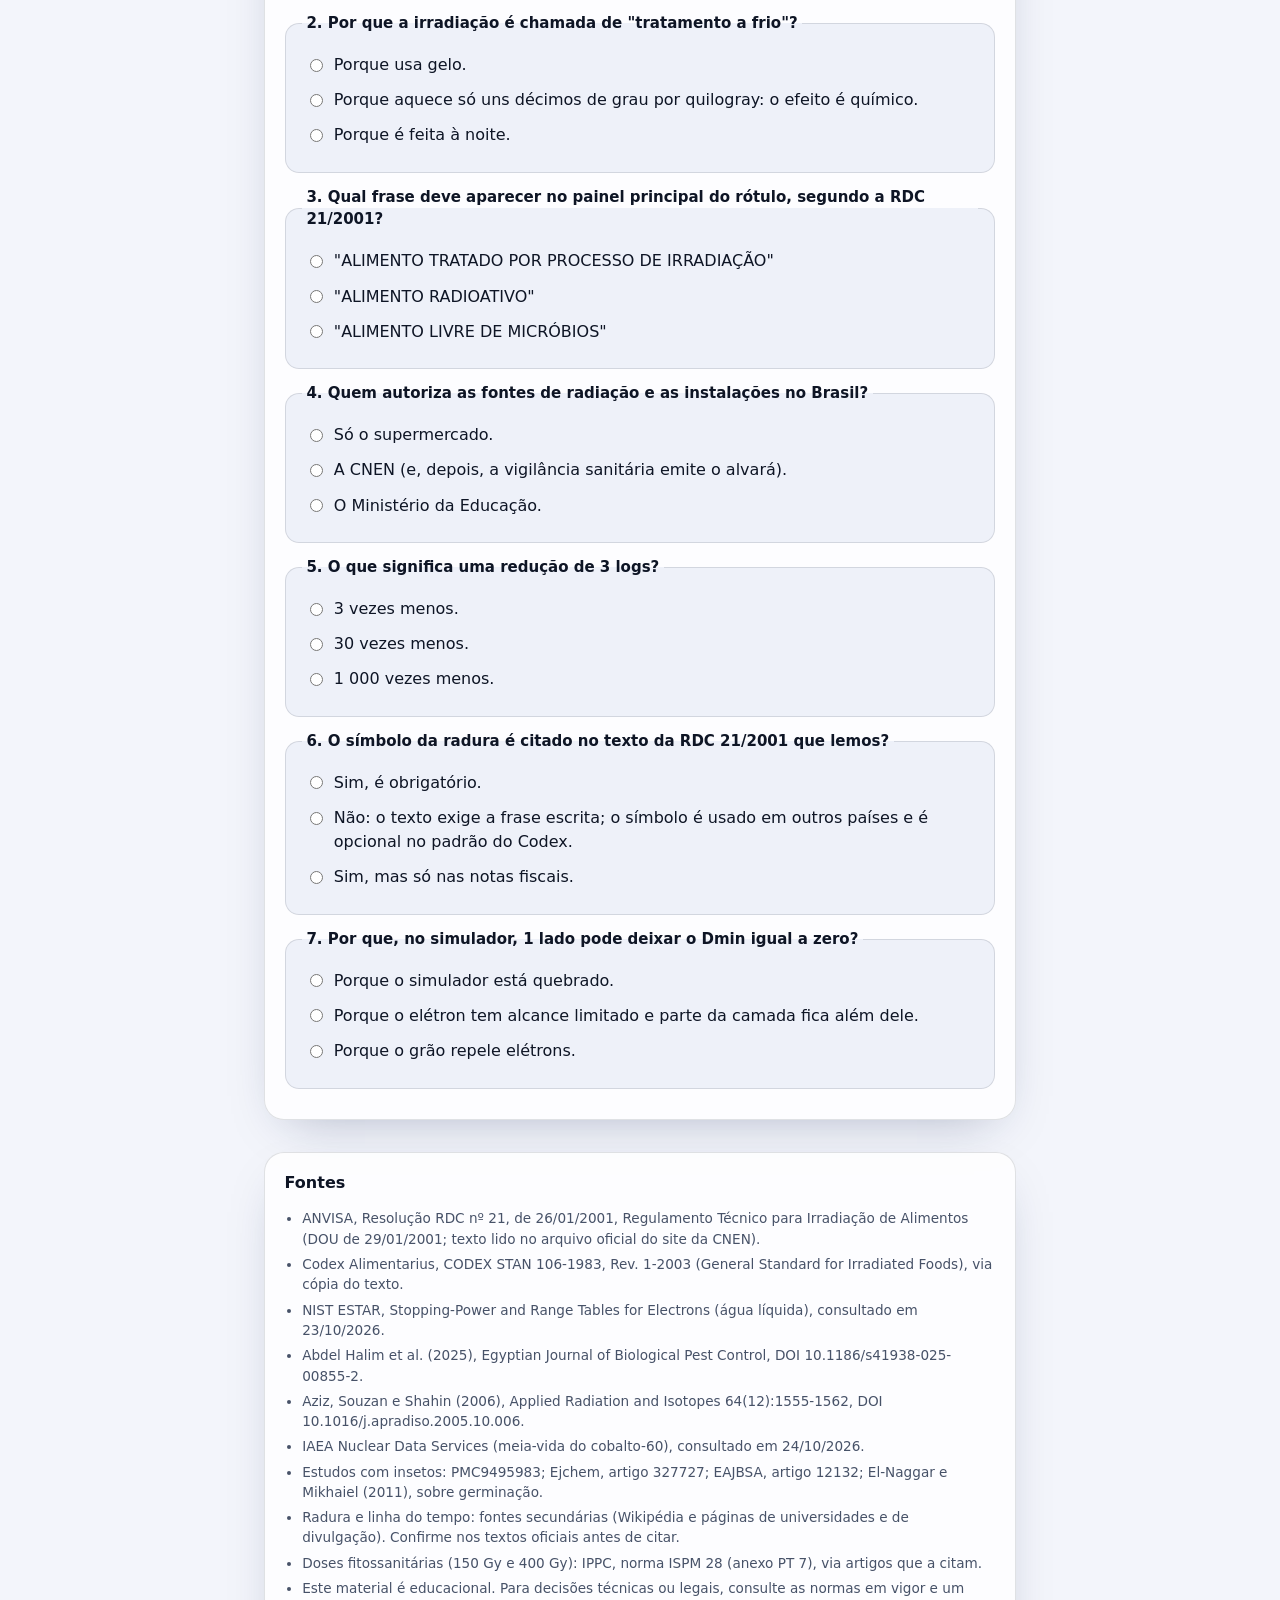
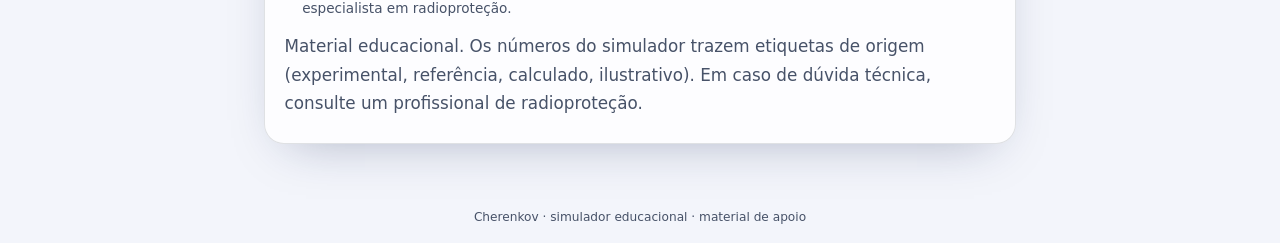
<file: material-graos.html>
<!doctype html>
<html lang="pt-BR">
<head>
<meta charset="utf-8">
<meta name="viewport" content="width=device-width, initial-scale=1">
<title>Irradiação de grãos: do zero ao aprofundamento — material de apoio</title>
<meta name="description" content="Material de apoio simples e videoaula sobre Irradiação de grãos. Texto para quem está começando e uma parte extra com equações e unidades.">
<style>:root{
  --bg:#f3f5fb; --card:rgba(255,255,255,.82); --card-solid:#ffffff; --field:#eef1f9;
  --ink:#0e1525; --muted:#475268; --line:rgba(14,21,37,.12); --track:rgba(14,21,37,.14);
  --accent:#2350f0; --accent2:#7a3cff; --accent-ink:#ffffff; --glow1:rgba(35,80,240,.16); --glow2:rgba(122,60,255,.12);
  --warn-bg:#fff3d6; --warn-ink:#5e3500; --warn-line:#d9961b;
  --b-exp:#0a7a56; --b-calc:#1f4fd1; --b-sim:#944a00; --b-none:#475268; --b-ok:#0a7a56;
  --stage-bg:radial-gradient(120% 90% at 50% -10%,#f1f5ff 0%,#d9e2f6 60%,#c8d4ee 100%);
  --scene-edge:#4a5a7a; --shadow:0 18px 50px -24px rgba(20,35,80,.35); --focus:#2350f0;
  --sans:"Inter","Segoe UI Variable Text","Segoe UI",system-ui,-apple-system,Roboto,sans-serif;
  --mono:ui-monospace,"Cascadia Code","SF Mono",Consolas,monospace;
  color-scheme:light;
}
@media (prefers-color-scheme:dark){
  :root:not([data-theme="light"]){
    --bg:#060912; --card:rgba(17,24,42,.74); --card-solid:#101828; --field:#0b1222;
    --ink:#eaf0ff; --muted:#a9b6d3; --line:rgba(160,185,255,.16); --track:rgba(160,185,255,.22);
    --accent:#6ea8ff; --accent2:#a78bfa; --accent-ink:#06101f; --glow1:rgba(70,120,255,.22); --glow2:rgba(150,100,255,.16);
    --warn-bg:#2b2110; --warn-ink:#ffd98f; --warn-line:#8a6420;
    --b-exp:#5eead4; --b-calc:#93c5fd; --b-sim:#fcd34d; --b-none:#a9b6d3; --b-ok:#5eead4;
    --stage-bg:radial-gradient(110% 85% at 50% -10%,#16275a 0%,#0b1330 55%,#070b18 100%);
    --scene-edge:#8ea6d0; --shadow:0 18px 60px -28px rgba(0,0,0,.8); --focus:#9cc4ff; color-scheme:dark;
  }
}
:root[data-theme="dark"]{
  --bg:#060912; --card:rgba(17,24,42,.74); --card-solid:#101828; --field:#0b1222;
  --ink:#eaf0ff; --muted:#a9b6d3; --line:rgba(160,185,255,.16); --track:rgba(160,185,255,.22);
  --accent:#6ea8ff; --accent2:#a78bfa; --accent-ink:#06101f; --glow1:rgba(70,120,255,.22); --glow2:rgba(150,100,255,.16);
  --warn-bg:#2b2110; --warn-ink:#ffd98f; --warn-line:#8a6420;
  --b-exp:#5eead4; --b-calc:#93c5fd; --b-sim:#fcd34d; --b-none:#a9b6d3; --b-ok:#5eead4;
  --stage-bg:radial-gradient(110% 85% at 50% -10%,#16275a 0%,#0b1330 55%,#070b18 100%);
  --scene-edge:#8ea6d0; --shadow:0 18px 60px -28px rgba(0,0,0,.8); --focus:#9cc4ff; color-scheme:dark;
}
*{box-sizing:border-box}
html{scroll-behavior:smooth}
body{margin:0;min-height:100vh;color:var(--ink);font-family:var(--sans);line-height:1.5;font-size:15px;
  background:radial-gradient(60% 50% at 8% 0%,var(--glow1),transparent 70%),radial-gradient(50% 45% at 100% 10%,var(--glow2),transparent 70%),var(--bg);
  background-attachment:fixed;-webkit-font-smoothing:antialiased}
:focus-visible{outline:3px solid var(--focus);outline-offset:2px;border-radius:8px}
a{color:var(--accent)}
.skip{position:absolute;left:-999px;top:0;background:var(--accent);color:var(--accent-ink);padding:.5rem 1rem;z-index:50;border-radius:0 0 10px 0}
.skip:focus{left:0}
[hidden]{display:none!important}

header.top{display:flex;flex-wrap:wrap;align-items:center;gap:.5rem 1rem;margin:.75rem .75rem 0;padding:.6rem .9rem;
  border:1px solid var(--line);border-radius:18px;background:var(--card);backdrop-filter:blur(16px);-webkit-backdrop-filter:blur(16px);box-shadow:var(--shadow)}
.logo{width:30px;height:30px;border-radius:50%;flex:none;background:conic-gradient(from 210deg,var(--accent),var(--accent2),#33d6ff,var(--accent));
  box-shadow:0 0 0 4px var(--glow1),0 0 22px var(--accent);position:relative}
.logo::after{content:"";position:absolute;inset:8px;border-radius:50%;background:var(--card-solid)}
header.top h1{font-size:1.15rem;margin:0;font-weight:750;letter-spacing:-.01em}
header.top h1 span{background:linear-gradient(90deg,var(--accent),var(--accent2));-webkit-background-clip:text;background-clip:text;color:transparent}
header.top p{margin:0;color:var(--muted);font-size:.82rem;flex:1 1 260px}
.chip{display:inline-flex;align-items:center;gap:.4rem;font:inherit;font-size:.78rem;font-weight:600;cursor:pointer;color:var(--ink);text-decoration:none;
  border:1px solid var(--line);background:var(--card-solid);padding:.38rem .8rem;border-radius:999px;transition:transform .15s,border-color .15s}
.chip:hover{border-color:var(--accent);transform:translateY(-1px)}
.chip[aria-pressed="true"]{background:var(--ink);color:var(--bg)}
.pill-note{font-size:.72rem;font-weight:700;color:var(--warn-ink);background:var(--warn-bg);border:1px solid var(--warn-line);padding:.2rem .6rem;border-radius:999px}

.layout{display:grid;grid-template-columns:minmax(0,1.35fr) minmax(340px,.8fr);gap:.9rem;padding:.9rem .75rem;align-items:start;max-width:1800px;margin:0 auto}
.stagewrap{position:sticky;top:.75rem}
.stage{position:relative;height:calc(100vh - 6.4rem);min-height:420px;border:1px solid var(--line);border-radius:26px;background:var(--stage-bg);overflow:hidden;box-shadow:var(--shadow)}
.stage canvas{position:absolute;inset:0;width:100%;height:100%;display:block;touch-action:none;cursor:grab}
.stage canvas:active{cursor:grabbing}
.ov{position:absolute;font-size:.72rem;pointer-events:none;color:var(--ink)}
.glass{background:var(--card);backdrop-filter:blur(14px);-webkit-backdrop-filter:blur(14px);border:1px solid var(--line);border-radius:14px}
.stamp{left:.7rem;top:.7rem;padding:.3rem .65rem;max-width:calc(100% - 11rem);font-weight:600;color:var(--muted)}
.hint{right:.7rem;bottom:.7rem;padding:.25rem .6rem;color:var(--muted);border-radius:999px}
.tools{right:.7rem;top:.7rem;display:flex;gap:.4rem;pointer-events:auto}
.legend{left:.7rem;bottom:.7rem;padding:.55rem .75rem .6rem;width:min(330px,calc(100% - 9.5rem))}
.legend .ttl{font-weight:700;margin-bottom:.35rem;line-height:1.25}
.legend .ttl small{display:block;font-weight:500;color:var(--muted)}
.legend dl{display:grid;grid-template-columns:1fr auto;gap:.15rem .8rem;margin:0}
.legend dt{color:var(--muted)} .legend dd{margin:0;font-family:var(--mono);font-weight:700;text-align:right}
.lbl{position:absolute;left:0;top:0;font-size:.7rem;padding:.15rem .5rem;white-space:nowrap;pointer-events:none;display:none;
  background:var(--card);backdrop-filter:blur(10px);border:1px solid var(--line);border-radius:999px;font-weight:600}
.nogl{position:absolute;inset:0;display:none;align-items:center;justify-content:center;text-align:center;padding:2rem;color:var(--muted)}

.panels{display:flex;flex-direction:column;gap:.9rem;min-width:0}
.card{background:var(--card);backdrop-filter:blur(16px);-webkit-backdrop-filter:blur(16px);border:1px solid var(--line);border-radius:22px;padding:1rem 1.05rem;box-shadow:var(--shadow)}
.card h2{font-size:1rem;margin:0 0 .6rem;font-weight:700}
.card h3{font-size:.72rem;margin:1rem 0 .35rem;text-transform:uppercase;letter-spacing:.08em;color:var(--muted);font-weight:700}
.ctl{margin:.7rem 0}
.ctl label,.ctl legend{display:flex;justify-content:space-between;gap:.5rem;font-size:.84rem;font-weight:600;margin-bottom:.3rem;padding:0}
.ctl .unit{color:var(--muted);font-weight:500;font-size:.74rem;text-align:right}
.pair{display:grid;grid-template-columns:1fr 6.4rem;gap:.8rem;align-items:center}
input[type=range]{-webkit-appearance:none;appearance:none;width:100%;height:24px;background:transparent;margin:0;cursor:pointer}
input[type=range]::-webkit-slider-runnable-track{height:6px;border-radius:999px;background:linear-gradient(90deg,var(--accent),var(--accent2)) 0/var(--p,0%) 100% no-repeat,var(--track)}
input[type=range]::-moz-range-track{height:6px;border-radius:999px;background:linear-gradient(90deg,var(--accent),var(--accent2)) 0/var(--p,0%) 100% no-repeat,var(--track)}
input[type=range]::-webkit-slider-thumb{-webkit-appearance:none;width:20px;height:20px;margin-top:-7px;border-radius:50%;background:#fff;border:3px solid var(--accent);box-shadow:0 2px 8px rgba(0,0,0,.3)}
input[type=range]::-moz-range-thumb{width:14px;height:14px;border-radius:50%;background:#fff;border:3px solid var(--accent);box-shadow:0 2px 8px rgba(0,0,0,.3)}
input[type=number],select{font-family:var(--mono);font-size:.86rem;padding:.4rem .6rem;border:1px solid var(--line);background:var(--field);color:var(--ink);width:100%;border-radius:12px}
select{font-family:var(--sans)}
input[aria-invalid="true"]{outline:2px solid #d0261a}
.seg{display:flex;gap:.3rem;background:var(--field);padding:.25rem;border-radius:999px;border:1px solid var(--line);flex-wrap:wrap}
.seg label{flex:1;margin:0;text-align:center;cursor:pointer;position:relative;display:block;font-weight:600;font-size:.8rem;white-space:nowrap}
.seg input{position:absolute;opacity:0;inset:0;cursor:pointer;margin:0}
.seg span{display:block;padding:.4rem .6rem;border-radius:999px}
.seg input:checked+span{background:linear-gradient(90deg,var(--accent),var(--accent2));color:var(--accent-ink)}
.seg label:has(input:focus-visible){outline:3px solid var(--focus);outline-offset:2px;border-radius:999px}
fieldset{border:0;margin:.7rem 0 0;padding:0}
.btnrow{display:flex;gap:.5rem;flex-wrap:wrap;margin-top:.6rem}
.btn{font:inherit;font-size:.82rem;font-weight:650;cursor:pointer;border:1px solid var(--line);background:var(--card-solid);color:var(--ink);padding:.5rem 1rem;border-radius:999px}
.btn.pri{background:linear-gradient(90deg,var(--accent),var(--accent2));color:var(--accent-ink);border-color:transparent}
.btn:hover{filter:brightness(1.08)}

.rows{display:flex;flex-direction:column}
.row{display:grid;grid-template-columns:minmax(0,1fr) auto;gap:.1rem .8rem;padding:.55rem 0;border-bottom:1px solid var(--line);align-items:baseline}
.row:last-child{border-bottom:0}
.row .k{font-size:.85rem;font-weight:550}
.row .k small{display:block;color:var(--muted);font-size:.74rem;font-weight:400}
.row .val{text-align:right;display:flex;flex-direction:column;align-items:flex-end;gap:.2rem}
.v{font-family:var(--mono);font-size:.98rem;font-weight:700;font-variant-numeric:tabular-nums}
.badge{font-size:.66rem;font-weight:650;padding:.05rem .5rem;border-radius:999px;white-space:nowrap;line-height:1.55;color:var(--bc,var(--ink));
  background:color-mix(in srgb,var(--bc) 14%,transparent);border:1px solid color-mix(in srgb,var(--bc) 55%,transparent)}
.b-exp{--bc:var(--b-exp)} .b-calc{--bc:var(--b-calc)} .b-sim{--bc:var(--b-sim)} .b-none{--bc:var(--b-none)} .b-ok{--bc:var(--b-ok)}
.b-sim{border-style:dashed} .b-none{border-style:dotted}
.alert{background:var(--warn-bg);color:var(--warn-ink);border:1px solid var(--warn-line);border-radius:14px;padding:.6rem .8rem;font-size:.82rem;margin:.6rem 0}
.alert.info{background:var(--field);color:var(--ink);border-color:var(--line)}
.note{font-size:.78rem;color:var(--muted);margin:.5rem 0}
.kpis{display:grid;grid-template-columns:repeat(3,minmax(0,1fr));gap:.55rem;margin-bottom:.4rem}
.kpi{border:1px solid var(--line);border-radius:16px;padding:.6rem .7rem;background:var(--field);min-width:0}
.kpi .l{font-size:.7rem;font-weight:700;letter-spacing:.06em;text-transform:uppercase;color:var(--muted)}
.kpi .n{font-family:var(--mono);font-size:1.3rem;font-weight:750;line-height:1.2;margin:.15rem 0;overflow-wrap:anywhere}
.kpi .s{font-size:.68rem;color:var(--muted);margin-bottom:.25rem}
.kpi .badge{white-space:normal;display:inline-block;line-height:1.3;padding:.1rem .45rem}
svg.chart{width:100%;height:auto;display:block;background:var(--field);border:1px solid var(--line);border-radius:16px;margin-top:.5rem}
svg.chart text{font-family:var(--mono);font-size:9.5px;fill:var(--muted)}
svg.chart .ttl{fill:var(--ink);font-weight:700;font-family:var(--sans)}
.c-axis{stroke:var(--muted);stroke-width:1;fill:none}
.c-grid{stroke:var(--line);stroke-width:.8}
.c-line{stroke:var(--accent);stroke-width:2.2;fill:none}
.c-sim{stroke:var(--accent);stroke-width:2;fill:none;stroke-dasharray:5 3}
.c-pt{fill:var(--accent2);stroke:var(--card-solid);stroke-width:1.5}
table{border-collapse:separate;border-spacing:0;width:100%;font-size:.8rem;border:1px solid var(--line);border-radius:14px;overflow:hidden}
th,td{padding:.45rem .6rem;text-align:left;border-bottom:1px solid var(--line)}
tr:last-child td{border-bottom:0}
th{background:var(--field);font-size:.7rem;text-transform:uppercase;letter-spacing:.06em;color:var(--muted)}
td.m{font-family:var(--mono);font-weight:700}
ul.lim{margin:.2rem 0 0;padding-left:1.1rem;font-size:.84rem}
ul.lim li{margin:.45rem 0}
footer{padding:1rem;text-align:center;color:var(--muted);font-size:.76rem}

@media (max-width:960px){
  .layout{grid-template-columns:minmax(0,1fr);padding:.5rem}
  header.top{margin:.5rem .5rem 0}
  .stagewrap{top:.4rem;z-index:5}
  .stage{height:44vh;min-height:280px;border-radius:22px}
  .legend{width:min(250px,calc(100% - 1.4rem));font-size:.66rem}
  .hint{display:none}
  .stamp{max-width:calc(100% - 9rem);font-size:.64rem}
  .kpi .n{font-size:1.05rem}
}
@media (prefers-reduced-motion:reduce){html{scroll-behavior:auto}.chip{transition:none}}

/* ===== celular: palco maior e sobreposições enxutas ===== */
@media (max-width:960px){
  header.top{padding:.45rem .7rem;gap:.35rem .6rem;margin:.4rem .4rem 0}
  header.top .logo{width:22px;height:22px}
  header.top .logo::after{inset:6px}
  header.top h1{font-size:.95rem}
  header.top p{display:none}
  .pill-note{font-size:.62rem;padding:.1rem .45rem}
  .chip{font-size:.7rem;padding:.28rem .6rem}
  .stage{height:54vh!important;min-height:300px!important}
  .hint{display:none!important}
  .stamp{font-size:.58rem!important;padding:.2rem .5rem!important;max-width:calc(100% - 6.2rem)!important;line-height:1.25;display:-webkit-box;-webkit-line-clamp:3;-webkit-box-orient:vertical;overflow:hidden}
  .tools{right:.4rem!important;top:.4rem!important;gap:.25rem!important;flex-direction:column;align-items:flex-end}
  .tools .chip{padding:.22rem .5rem!important;font-size:.64rem!important}
  .legend{left:.4rem!important;bottom:.4rem!important;padding:.3rem .5rem!important;width:min(200px,62%)!important;font-size:.58rem!important}
  .legend .ttl{margin-bottom:.15rem;font-size:.62rem}
  .legend .ttl small,.legend dl{display:none}
  .lbl{font-size:.58rem;padding:.04rem .3rem}
  .modes{padding:.2rem;border-radius:14px}
  .modes button{font-size:.7rem;padding:.4rem .25rem}
  .modes .k{display:none}
  .modes button small{display:none}
}
</style>
<style>
.read{max-width:780px;margin:0 auto;padding:1rem .9rem 3rem}
.read .eyebrow{font-size:.74rem;font-weight:700;letter-spacing:.12em;text-transform:uppercase;color:var(--muted)}
.read h1{font-size:clamp(1.6rem,5vw,2.4rem);line-height:1.15;margin:.3rem 0 1rem;letter-spacing:-.01em}
.read h2{font-size:1.25rem;margin:1.8rem 0 .4rem}
.read h3{font-size:1rem;margin:1.2rem 0 .3rem;text-transform:none;letter-spacing:0;color:var(--ink)}
.read p,.read li,.read dd{font-size:1.05rem;line-height:1.7}
.read li{margin:.3rem 0}
.read em{font-style:italic}
.tldr{border-left:5px solid var(--accent);background:var(--card);padding:1rem 1.2rem;border-radius:16px;box-shadow:var(--shadow)}
.tldr p{margin:0}
.tldr .t{font-size:.72rem;font-weight:800;letter-spacing:.1em;text-transform:uppercase;color:var(--accent);margin-bottom:.3rem}
.analogy{background:var(--field);border:1px dashed var(--line);border-radius:16px;padding:.1rem 1.1rem 1rem}
.cta,.video,.gloss,.quiz,details.more,.src{margin-top:2rem;background:var(--card);border:1px solid var(--line);border-radius:20px;padding:1.1rem 1.2rem;box-shadow:var(--shadow)}
.cta h2,.video h2,.gloss h2,.quiz h2{margin-top:0}
.video .frame{position:relative;padding-top:56.25%;border-radius:14px;overflow:hidden;background:#000}
.video iframe{position:absolute;inset:0;width:100%;height:100%;border:0}
.video .soon{background:var(--field);border:1px dashed var(--line);border-radius:14px;padding:1rem 1.1rem}
.video .soon p{margin:.2rem 0}
dt{font-weight:700;margin-top:.7rem}
dd{margin:.1rem 0 0;color:var(--muted)}
.q{border:1px solid var(--line);border-radius:14px;padding:.8rem 1rem;margin:.8rem 0;background:var(--field)}
.q legend{font-weight:700;padding:0 .3rem}
.q label{display:flex;gap:.5rem;align-items:flex-start;padding:.35rem .2rem;cursor:pointer;font-size:1rem}
.q input{margin-top:.35rem;accent-color:var(--accent)}
.fb{font-size:.95rem;margin:.4rem 0 0;font-weight:600}
.fb.ok{color:var(--b-exp)} .fb.no{color:#d0261a}
details.more summary{cursor:pointer;font-weight:750;font-size:1.1rem}
details.more table{margin:.5rem 0}
.src ul{font-size:.85rem;padding-left:1.1rem;color:var(--muted)} .src li{font-size:.85rem;line-height:1.5}
.read table{width:100%;border-collapse:collapse;margin:.6rem 0;font-size:.95rem}
.read th,.read td{border:1px solid var(--line);padding:.45rem .6rem;text-align:left;vertical-align:top}
.read th{background:var(--field)} .read td.m{font-variant-numeric:tabular-nums;white-space:nowrap}
.part{font-size:1.5rem;margin:2.6rem 0 .6rem;padding-top:1rem;border-top:2px solid var(--line)}
.lvl{display:inline-block;font-size:.7rem;font-weight:700;letter-spacing:.06em;text-transform:uppercase;color:var(--accent);border:1px solid var(--accent);border-radius:99px;padding:.1rem .55rem;vertical-align:middle;margin-left:.3rem}
.toc{margin-top:1.4rem;background:var(--card);border:1px solid var(--line);border-radius:16px;padding:.8rem 1.2rem}
.toc ol{margin:.4rem 0 0;padding-left:1.2rem}
.callout{border-left:5px solid var(--accent);background:var(--field);border-radius:12px;padding:.8rem 1rem;margin:.8rem 0;font-size:1.05rem}
.callout.label{text-align:center;letter-spacing:.03em;border:2px solid var(--ink)}
.note{font-size:.88rem;color:var(--muted)}
details.deep,details.faq{margin:.7rem 0;background:var(--card);border:1px solid var(--line);border-radius:14px;padding:.7rem 1rem}
details.deep summary,details.faq summary{cursor:pointer;font-weight:700}
figure.radura{margin:1rem auto;text-align:center;color:var(--ink)} figure.radura svg{width:150px;height:150px} figure.radura figcaption{font-size:.85rem;color:var(--muted)}
ul.time{padding-left:1.1rem}
@media (max-width:600px){.read td.m{white-space:normal}.read table{font-size:.85rem}.read th,.read td{padding:.35rem .4rem}}
.btn.big{display:inline-block;text-decoration:none;margin-top:.6rem}
@media (max-width:960px){header.top p{display:none}}
</style>
</head>
<body>
<a class="skip" href="#conteudo">Ir para o conteúdo</a>
<header class="top">
  <div class="logo" aria-hidden="true"></div>
  <h1><span>Cherenkov</span> · material de apoio</h1>
  <p>Texto simples, videoaula e uma parte extra para quem quer ir mais fundo.</p>
  <a class="chip" href="index.html">← Todos os simuladores</a>
  <a class="chip" href="graos.html">Abrir o simulador →</a>
  <button id="theme" class="chip" type="button" aria-pressed="false">Tema escuro</button>
</header>

<main class="read" id="conteudo">
  <p class="eyebrow">Irradiação de grãos · material de apoio</p>
  <h1>Irradiação de grãos: do zero ao aprofundamento</h1>
  <div class="tldr"><div class="t">Em resumo</div><p>Irradiar um alimento é expô-lo, por pouco tempo, a uma <strong>dose controlada de radiação</strong> para reduzir insetos e microrganismos. Com as fontes permitidas, o alimento <strong>não fica radioativo</strong>. Este material começa do zero (o que é energia, o que é um joule) e vai até a parte técnica: dosimetria, D10, regras da ANVISA, órgãos responsáveis e o símbolo da radura.</p></div>

  <section class="video" aria-labelledby="h-video"><h2 id="h-video">Videoaula</h2><div id="video-slot"></div>
    <details style="margin-top:.7rem"><summary>Do que fala a videoaula</summary><ol><li>O que é irradiar um alimento e o que não é (45 s)</li><li>Dose, gray e por que é "a frio" (1 min)</li><li>Fábrica e camada no simulador: Dmin e dois lados (1 min 30 s)</li><li>Pragas, micróbios e o aviso sobre os dados (1 min)</li><li>E o DNA do trigo? Resumo (45 s)</li></ol></details>
  </section>


<nav class="toc" aria-label="Neste material"><strong>Neste material</strong><ol>
  <li><a href="#n1">1. Comece aqui: o básico</a> <span class="lvl">nível 1</span></li>
  <li><a href="#n2">2. Use o simulador</a> <span class="lvl">nível 2</span></li>
  <li><a href="#n3">3. Para ir mais fundo</a> <span class="lvl">nível 3</span></li>
  <li><a href="#n4">4. Regras, órgãos e rotulagem</a> <span class="lvl">extra</span></li>
  <li><a href="#n5">5. Mitos e fatos</a></li>
  <li><a href="#n6">6. Desafios, quiz e glossário</a></li>
</ol></nav>

<h2 id="n1" class="part">1. Comece aqui: o básico <span class="lvl">nível 1 · sem pré-requisitos</span></h2>

<section aria-labelledby="b1"><h3 id="b1">O que é radiação?</h3>
<p>Radiação é <strong>energia que viaja</strong>. A luz do Sol é radiação. O sinal do Wi-Fi e o do rádio também. Os raios X do hospital também. Todas essas coisas carregam energia de um lugar a outro. O que muda de uma para outra é <em>quanta</em> energia cada "pacotinho" carrega.</p></section>

<section aria-labelledby="b2"><h3 id="b2">Átomos, elétrons e o DNA</h3>
<p>Tudo o que existe é feito de <strong>átomos</strong>: o grão de trigo, a água, você. Cada átomo tem um centro (o núcleo) e <strong>elétrons</strong> girando em volta, muito menores. Os átomos se ligam uns aos outros por meio de seus elétrons, formando as moléculas.</p>
<p>Em todo ser vivo existe o <strong>DNA</strong>, uma molécula muito comprida que funciona como um <em>livro de receitas</em>: ele diz à célula o que fazer e como se copiar. Se a receita for danificada demais, a célula não consegue se dividir.</p></section>

<section class="analogy" aria-labelledby="b3"><h3 id="b3">Radiação que ioniza e radiação que não ioniza</h3>
<p>Imagine jogar uma bolinha de papel contra uma parede de blocos de montar: ela bate e cai, sem mexer em nada. Agora imagine jogar uma bola de boliche: ela derruba blocos. A radiação funciona assim.</p>
<ul>
 <li><strong>Radiação não ionizante</strong> (luz, rádio, Wi-Fi, micro-ondas): cada pacotinho tem pouca energia, como a bolinha de papel. Não consegue arrancar elétrons dos átomos.</li>
 <li><strong>Radiação ionizante</strong> (raios X, raios gama e elétrons muito rápidos): cada pacotinho tem muita energia, como a bola de boliche. Consegue <strong>arrancar elétrons</strong> e quebrar ligações entre átomos, inclusive no DNA.</li>
</ul>
<p>Arrancar um elétron de um átomo se chama <strong>ionizar</strong>. É por isso que a radiação ionizante pode desorganizar o DNA de insetos e de microrganismos. Na irradiação de alimentos, o que se usa é radiação ionizante, em doses controladas.</p></section>

<section aria-labelledby="b4"><h3 id="b4">O que é energia? E o que é um joule?</h3>
<p><strong>Energia</strong> é a capacidade de fazer algo acontecer: mover, aquecer, iluminar. A unidade de energia no Sistema Internacional é o <strong>joule</strong> (símbolo: J).</p>
<p>Para ter uma ideia do tamanho de 1 joule:</p>
<ul>
 <li>Levantar uma maçã pequena (100 gramas) por 1 metro gasta <strong>cerca de 1 J</strong>.</li>
 <li>Uma lâmpada de 10 watts gasta <strong>10 J por segundo</strong>. (Um <em>watt</em> é um joule por segundo.)</li>
 <li>Para esquentar 1 litro de água em 1 grau Celsius são necessários cerca de <strong>4 200 J</strong>.</li>
</ul></section>

<section aria-labelledby="b5"><h3 id="b5">Massa, quilograma e os prefixos</h3>
<p>Massa é a "quantidade de matéria". A unidade é o <strong>quilograma</strong> (kg): 1 kg = 1 000 gramas (g). O "quilo" é um <em>prefixo</em>, que quer dizer "mil". Os prefixos são atalhos para números grandes e pequenos:</p>
<table><thead><tr><th>Prefixo</th><th>Quer dizer</th><th>Exemplo</th></tr></thead><tbody>
 <tr><td>mili (m)</td><td>um milésimo (0,001)</td><td>1 mSv = 0,001 Sv</td></tr>
 <tr><td>quilo (k)</td><td>mil (1 000)</td><td>1 kGy = 1 000 Gy</td></tr>
 <tr><td>mega (M)</td><td>um milhão (1 000 000)</td><td>1 MeV = 1 000 000 eV</td></tr>
</tbody></table></section>

<section aria-labelledby="b6"><h3 id="b6">Dose: a medida da radiação que um material absorve</h3>
<p>Para controlar a irradiação, precisamos saber <strong>quanta energia o alimento absorveu</strong>. Essa grandeza é a <strong>dose</strong> e se mede em <strong>gray</strong> (símbolo: <strong>Gy</strong>):</p>
<div class="callout"><strong>1 gray = 1 joule absorvido em cada 1 quilograma.</strong><br>Dose = energia absorvida ÷ massa &nbsp;→&nbsp; D = E ÷ m</div>
<p><strong>Exemplo:</strong> se 4 kg de grãos recebem 100 Gy, a energia absorvida foi 100 × 4 = <strong>400 J</strong>. Isso é o mesmo que levantar um saco de 1 kg de arroz por uns 40 metros.</p>
<p>Como 1 gray é pouco, usa-se o <strong>quilogray</strong>: 1 kGy = 1 000 Gy.</p></section>

<section aria-labelledby="b7"><h3 id="b7">Por que é "tratamento a frio"?</h3>
<p>Se o alimento recebe 1 kGy (mil joules por quilo), e se toda essa energia virasse calor, a temperatura subiria só <strong>cerca de 0,24 °C</strong> (1 000 J ÷ 4 186 J por grau). Ou seja, quase não esquenta.</p>
<p>Então o que faz efeito? Não é o calor, e sim os <strong>danos químicos</strong> nas células, em especial no DNA. Um inseto ou um microrganismo com o DNA danificado não consegue se reproduzir. O grão, que não precisa "se copiar" para ser comido, continua com seu sabor e sua textura em doses permitidas.</p></section>

<section aria-labelledby="b8"><h3 id="b8">Por que irradiar grãos?</h3>
<ul>
 <li><strong>Pragas (finalidade fitossanitária):</strong> insetos de armazém, como gorgulhos e traças, estragam o grão guardado. A radiação impede que eles se desenvolvam e se reproduzam.</li>
 <li><strong>Microrganismos (finalidade sanitária):</strong> fungos e bactérias podem contaminar o grão.</li>
 <li><strong>Outros usos (finalidade tecnológica):</strong> por exemplo, retardar brotamento em alguns alimentos.</li>
</ul>
<p>As três finalidades (sanitária, fitossanitária e tecnológica) aparecem na norma brasileira. Irradiar <strong>não substitui</strong> boas práticas na lavoura e na fábrica: a própria norma diz isso.</p></section>

<section aria-labelledby="b9"><h3 id="b9">O alimento fica radioativo?</h3>
<p><strong>Não, com as fontes permitidas.</strong> Pense numa lanterna: acender a luz sobre uma maçã não faz a maçã brilhar depois que você apaga a lanterna. A radiação passa, deposita energia e vai embora.</p>
<p>Para garantir isso, a norma brasileira só considera "radiação ionizante" aquela com energia <em>abaixo do limiar das reações nucleares</em> que poderiam tornar o alimento radioativo. Por isso há limites de energia: raios X de até 5 MeV e elétrons de até 10 MeV. (MeV é uma unidade de energia usada para partículas; 1 MeV = 1 milhão de elétron-volts.)</p></section>

<h2 id="n2" class="part">2. Use o simulador <span class="lvl">nível 2 · mão na massa</span></h2>

<section aria-labelledby="s1"><h3 id="s1">A fábrica (visão geral)</h3>
<p>Os grãos saem do <strong>silo</strong>, andam numa <strong>esteira</strong> e entram numa sala com paredes grossas de concreto, a <strong>célula blindada</strong>. Lá, um <strong>acelerador de elétrons</strong> varre o lote com um feixe de elétrons muito rápidos. Depois o lote vai para a <strong>expedição</strong>. No simulador, a animação está acelerada e a geometria é de demonstração.</p></section>

<section aria-labelledby="s2"><h3 id="s2">A camada de grãos</h3>
<p>Aqui você vê, em 3D, a dose recebida por cada grão. A legenda de cores vai do roxo (pouca dose) ao amarelo (muita). Três números são importantes:</p>
<ul>
 <li><strong>Dmin</strong>: a menor dose da camada (o ponto "mais esquecido").</li>
 <li><strong>Dmax</strong>: a maior dose.</li>
 <li><strong>DUR</strong> = Dmax ÷ Dmin: mede a uniformidade. Quanto mais perto de 1, melhor.</li>
</ul>
<p><strong>Por que o Dmin manda?</strong> Se o menor ponto não receber dose suficiente, os insetos que estiverem lá sobrevivem. E o Dmax não pode ser tão alto que prejudique o alimento. A norma brasileira diz exatamente isso: a dose mínima deve ser suficiente para a finalidade e a máxima deve ficar abaixo do que comprometeria o alimento.</p>
<p><strong>O alcance do elétron:</strong> o elétron entra, perde energia aos poucos e para, como uma bolinha rolando num tapete grosso. Em água, um elétron de 10 MeV vai cerca de 5 cm. Por isso a camada precisa ser fina, e por isso se irradia pelos <strong>dois lados</strong>: é como pintar uma parede grossa com tinta spray, em que um lado só deixa o outro sem tinta.</p></section>

<section aria-labelledby="s3"><h3 id="s3">O microscópio (ilustração conceitual)</h3>
<p>Mostra ovos, larvas, mariposas, fungos e bactérias, só para você imaginar o efeito. Atenção: os organismos são <strong>desenhos esquemáticos</strong>, e a resposta no modo "Demonstração" usa <strong>valores inventados para a animação</strong>, sem base em dados. O único dado real do modo "Tabela 1" é sobre <strong>ovos</strong> de uma mariposa de grãos, com radiação <strong>gama</strong>.</p></section>

<section aria-labelledby="s4"><h3 id="s4">As etiquetas dos números</h3>
<ul>
 <li><strong>experimental</strong>: tirado de um artigo ou experimento.</li>
 <li><strong>referência</strong>: tirado de uma tabela oficial (por exemplo, o NIST).</li>
 <li><strong>calculado</strong>: resultado de uma equação.</li>
 <li><strong>simulado/ilustrativo</strong>: vem de um modelo, serve para entender e não para medir.</li>
</ul></section>

<h2 id="n3" class="part">3. Para ir mais fundo <span class="lvl">nível 3 · ensino médio avançado e curiosos</span></h2>
<p>Nesta parte entram equações, mais unidades e os detalhes do processo. Abra cada item que lhe interessar.</p>

<details class="deep"><summary>Como o elétron perde energia: poder de freamento e alcance</summary>
<p>Ao atravessar a matéria, o elétron colide com os elétrons dos átomos, arranca alguns (ionizando) e perde energia a cada colisão. A energia perdida por centímetro se chama <strong>poder de freamento</strong>. Somando tudo, obtém-se o <strong>alcance CSDA</strong>, o comprimento médio do caminho até parar. Ele é tabelado para a água pelo NIST (programa ESTAR):</p>
<table><thead><tr><th>Energia do elétron</th><th>Alcance CSDA na água</th></tr></thead><tbody>
 <tr><td class="m">1 MeV</td><td class="m">0,437 g/cm²</td></tr>
 <tr><td class="m">2 MeV</td><td class="m">0,979 g/cm²</td></tr>
 <tr><td class="m">5 MeV</td><td class="m">2,550 g/cm²</td></tr>
 <tr><td class="m">10 MeV</td><td class="m">4,975 g/cm²</td></tr>
</tbody></table>
<p>A unidade <strong>g/cm²</strong> (massa por área) é conveniente porque, dividindo pela densidade (g/cm³), obtém-se o alcance em cm. Na água (1 g/cm³), 4,975 g/cm² são 4,975 cm. Em grãos a granel, que são menos densos (o simulador supõe 0,78 g/cm³), o mesmo elétron vai mais longe: 4,975 ÷ 0,78 ≈ 6,4 cm. O trigo não está na tabela do NIST; a água é uma aproximação.</p>
<p><strong>Atenção:</strong> o alcance CSDA é um caminho <em>médio</em>. A profundidade máxima real é um pouco menor, porque o elétron faz curvas.</p></details>

<details class="deep"><summary>O perfil de dose em profundidade: por que a dose sobe antes de cair</summary>
<p>A dose não é a mesma em todas as profundidades. Perto da superfície ela <strong>cresce</strong>, porque os elétrons que colidem soltam outros elétrons que também depositam energia (é o <em>acúmulo</em>, ou <em>build-up</em>). Depois atinge um máximo e <strong>cai</strong> até o alcance. Há ainda uma "cauda" fraca de <strong>raios X de freamento</strong>, emitidos quando o elétron é desviado pelos núcleos.</p>
<p>Com irradiação dos dois lados, soma-se o perfil de cada lado: D(z) = D<sub>s</sub> · [f(z) + f(T − z)], em que T é a espessura. No simulador, a <strong>forma</strong> de f é <em>ilustrativa</em>: só o alcance vem de dado de referência. Para uma curva real, é preciso medir (com dosímetros) ou simular (Monte Carlo); o simulador permite importar sua curva.</p></details>

<details class="deep"><summary>Elétrons, raios X e gama: qual a diferença?</summary>
<table><thead><tr><th></th><th>Gama (cobalto-60)</th><th>Raios X (máquina)</th><th>Feixe de elétrons (máquina)</th></tr></thead><tbody>
 <tr><td>Origem</td><td>material radioativo que decai</td><td>elétrons freados em um alvo</td><td>acelerador de elétrons</td></tr>
 <tr><td>Penetração</td><td>grande, sem alcance máximo</td><td>grande</td><td>limitada (alcance finito)</td></tr>
 <tr><td>Liga e desliga?</td><td>não (a fonte decai sempre)</td><td>sim</td><td>sim</td></tr>
 <tr><td>Limite de energia na norma</td><td>fontes ⁶⁰Co e ¹³⁷Cs</td><td>até 5 MeV</td><td>até 10 MeV</td></tr>
</tbody></table>
<p>O cobalto-60 tem meia-vida de 5,27 anos (dado do IAEA) e, por isso, perde cerca de <strong>12% da atividade por ano</strong> (cálculo): a fonte precisa ser reposta. Máquinas de raios X e de elétrons só emitem quando ligadas.</p></details>

<details class="deep"><summary>Como o DNA é danificado: efeito direto e indireto</summary>
<p>A radiação pode danificar o DNA de duas maneiras:</p>
<ul>
 <li><strong>Direta:</strong> o elétron ou o fóton ioniza a própria molécula de DNA.</li>
 <li><strong>Indireta:</strong> a radiação quebra moléculas de água (que são a maior parte da célula) e forma <strong>radicais livres</strong>, como o hidroxila (·OH), muito reativos, que atacam o DNA em volta.</li>
</ul>
<p>As lesões incluem <strong>quebras de fita simples e de fita dupla</strong>. A célula repara muitas, mas o excesso de quebras impede que ela se divida. Insetos e microrganismos variam muito na capacidade de reparo, por isso suas sensibilidades variam. (Explicação de livro-texto de radiobiologia.)</p></details>

<details class="deep"><summary>Dose-resposta, LD50, LD90 e o valor D10</summary>
<p>Se você irradiar muitos insetos com doses crescentes, a fração afetada segue uma curva em forma de <strong>S</strong>: quase nada em doses baixas, depois sobe rápido, depois satura. <strong>LD50</strong> e <strong>LD90</strong> são as doses que atingem 50% e 90% dos indivíduos.</p>
<p>Em microbiologia, usa-se o <strong>valor D10</strong>: a dose que reduz a população a um décimo (queda de 90%). Isso é <em>1 ciclo logarítmico</em>. Como cada "log" é um fator 10:</p>
<table><thead><tr><th>Redução</th><th>Quer dizer</th><th>Quantos D10</th></tr></thead><tbody>
 <tr><td>1 log</td><td>10 vezes menos (restam 10%)</td><td>1 × D10</td></tr>
 <tr><td>3 logs</td><td>1 000 vezes menos</td><td>3 × D10</td></tr>
 <tr><td>5 logs</td><td>100 000 vezes menos</td><td>5 × D10</td></tr>
</tbody></table>
<p><strong>Exemplo numérico</strong> (fictício, só para a conta): se um micróbio tem D10 de 0,5 kGy, uma redução de 5 logs pede 5 × 0,5 = 2,5 kGy. No estudo de Aziz e colaboradores (2006), 10 kGy reduziram as bactérias aeróbias em 3 logs (1 000 vezes) nos cereais estudados. O D10 depende do organismo, do alimento, da temperatura e da fonte de radiação.</p>
<p><strong>Interpolação ou Probit?</strong> Ligar os pontos de uma tabela com retas (interpolação, usada no simulador) é simples. O artigo de pragas ajustou os dados por Probit, um método estatístico para curvas em S, e obteve LD50 = 79,73 Gy e LD90 = 144,41 Gy. Com os mesmos pontos, a interpolação dá cerca de 84 e 127 Gy. A diferença provavelmente vem do método, e deve ser conferida.</p></details>

<details class="deep"><summary>O que os estudos já mediram (e por que não dá para comparar)</summary>
<table><thead><tr><th>Estudo</th><th>Resultado</th><th>Dose</th></tr></thead><tbody>
 <tr><td>Abdel Halim et al. (2025): ovos de <em>Sitotroga cerealella</em>, gama</td><td>99,12% dos ovos não eclodiram</td><td class="m">150 Gy</td></tr>
 <tr><td>Estudo com <em>Trogoderma granarium</em></td><td>sem emergência de adultos a partir de larvas</td><td class="m">300 Gy</td></tr>
 <tr><td>Estudo com <em>Sitophilus oryzae</em> em trigo</td><td>100% de mortalidade de adultos em 96 h</td><td class="m">1 kGy</td></tr>
 <tr><td>Estudo com <em>S. cerealella</em> em trigo</td><td>sem emergência de adultos em todas as fases</td><td class="m">1,5 kGy</td></tr>
 <tr><td>Aziz et al. (2006), cereais</td><td>coliformes e estafilococos inibidos</td><td class="m">1 kGy</td></tr>
 <tr><td>Aziz et al. (2006)</td><td>fungos inibidos</td><td class="m">5 kGy</td></tr>
 <tr><td>Aziz et al. (2006)</td><td>bactérias aeróbias: queda de 3 logs</td><td class="m">10 kGy</td></tr>
 <tr><td>Aziz et al. (2006)</td><td>microrganismos viáveis eliminados, com exceção (cerca de 10 a 30 UFC/g de <em>Clostridium</em> sobreviveram)</td><td class="m">15 kGy</td></tr>
</tbody></table>
<p>Cada linha é um estudo com <strong>espécie, fase da vida, ponto final e fonte de radiação diferentes</strong>. "Ovo que não eclode", "adulto que morre" e "adulto que emerge" são medidas distintas. Por isso as doses não se comparam. Os 10 kGy desta tabela são um <strong>achado de estudo</strong>, e não uma dose recomendada.</p></details>

<details class="deep"><summary>Dosimetria: como se sabe que a dose foi a certa</summary>
<p>A norma brasileira exige <strong>registro dosimétrico quantitativo</strong> nas instalações. Em termos gerais, colocam-se <em>dosímetros</em> (pequenos dispositivos que medem a dose absorvida) em pontos do lote, em especial onde se espera o Dmin e o Dmax, e confere-se se a dose ficou entre os limites. Isso transforma o Dmin e o Dmax do simulador em controle real de qualidade. (Tipos de dosímetros e procedimentos detalhados: consulte normas técnicas e um especialista em dosimetria.)</p></details>

<details class="deep"><summary>E a qualidade do grão? Nutrientes e sabor</summary>
<p>Doses altas podem alterar vitaminas e gorduras. No estudo de Aziz e colaboradores (2006), a 10 kGy: a <strong>tiamina</strong> (vitamina B1) caiu entre 22% e 33% e a <strong>riboflavina</strong> (B2), entre 10% e 16%; os aminoácidos totais não tiveram destruição mensurável; o índice de peróxidos aumentou (sem mau cheiro nos cereais). Um resumo de um congresso da IAEA (2025) cita 360 Gy sem mudanças significativas na farinha e no pão, mas <strong>essa fonte ainda não foi localizada</strong>.</p></details>

<details class="deep"><summary>E o DNA do trigo?</summary>
<p>O embrião do grão está vivo, então a radiação ionizante <strong>pode</strong> alterar o DNA dele, como o de qualquer célula. Para <strong>comer</strong>, isso não importa: o grão é digerido. Para <strong>plantar</strong>, não use grão irradiado como semente: estudos divergem sobre a germinação (um achou sem efeito em 1 kGy; outro viu redução e desaconselhou usar como semente). Curiosidade: a irradiação de sementes também é usada <em>de propósito</em> no melhoramento genético por mutação (livro-texto).</p></details>

<h2 id="n4" class="part">4. Regras, órgãos e rotulagem <span class="lvl">extra</span></h2>

<section aria-labelledby="r1"><h3 id="r1">Quem faz o quê</h3>
<table><thead><tr><th>Órgão</th><th>Papel</th></tr></thead><tbody>
 <tr><td><strong>ANVISA</strong> (Agência Nacional de Vigilância Sanitária)</td><td>Regula o alimento irradiado: o Regulamento Técnico da <strong>RDC 21/2001</strong> (doses, fontes, embalagem, rotulagem).</td></tr>
 <tr><td><strong>CNEN</strong> (Comissão Nacional de Energia Nuclear)</td><td>Autoriza as fontes de radiação e as instalações, e cuida da proteção radiológica.</td></tr>
 <tr><td><strong>Vigilância sanitária estadual, municipal ou do DF</strong></td><td>Emite o <em>alvará sanitário</em> da instalação (depois da autorização da CNEN) e fiscaliza.</td></tr>
 <tr><td><strong>Ministério da Saúde</strong></td><td>As instalações são cadastradas no órgão competente do Ministério (conforme a RDC 21/2001).</td></tr>
 <tr><td><strong>MAPA</strong> (Ministério da Agricultura e Pecuária)</td><td>Controle fitossanitário e zoossanitário. A RDC 21/2001 diz que, nesses casos, doses mínimas podem ser definidas pela autoridade federal competente.</td></tr>
 <tr><td><strong>Codex Alimentarius</strong> (FAO e OMS)</td><td>Padrão internacional para alimentos irradiados (CODEX STAN 106-1983, revisão de 2003): fontes, energias e boas práticas.</td></tr>
 <tr><td><strong>IAEA (AIEA)</strong></td><td>Agência internacional de energia atômica: apoia o uso seguro da tecnologia nuclear, inclusive em alimentos.</td></tr>
 <tr><td><strong>IPPC / FAO</strong></td><td>Convenção internacional de proteção de plantas, que publica tratamentos fitossanitários, como a irradiação (norma ISPM 18).</td></tr>
</tbody></table>
<p class="note">Os papéis de ANVISA, CNEN, vigilância sanitária e MAPA vêm do texto da RDC 21/2001. Para normas mais novas (por exemplo, instruções do MAPA sobre irradiação fitossanitária), consulte o site do órgão.</p></section>

<section aria-labelledby="r2"><h3 id="r2">O que a RDC 21/2001 exige, em resumo</h3>
<ul>
 <li><strong>Fontes permitidas:</strong> gama de cobalto-60 e césio-137; raios X de máquinas de até 5 MeV; elétrons de máquinas de até 10 MeV.</li>
 <li><strong>Dose:</strong> a mínima suficiente para a finalidade; a máxima abaixo do que comprometeria as propriedades ou o sabor do alimento. (A norma não fixa um número único.)</li>
 <li><strong>Instalações:</strong> licenciadas (alvará sanitário, após autorização da CNEN), com manual de boas práticas, pessoal qualificado e <strong>registro dosimétrico</strong>.</li>
 <li><strong>Embalagem:</strong> adequada ao processo e aprovada pela autoridade sanitária.</li>
 <li><strong>Reirradiação:</strong> em regra, é proibida (com exceções, como alimentos de baixa umidade contra nova infestação de insetos).</li>
 <li><strong>Surtos de doenças:</strong> o Ministério da Saúde pode definir uma dose mínima para um alimento específico.</li>
 <li><strong>Irradiar não substitui</strong> as boas práticas agrícolas e de fabricação.</li>
</ul></section>

<section aria-labelledby="r3"><h3 id="r3">Como saber se um alimento foi irradiado: o rótulo</h3>
<p>No Brasil, o painel principal da embalagem deve trazer a frase:</p>
<div class="callout label"><strong>ALIMENTO TRATADO POR PROCESSO DE IRRADIAÇÃO</strong></div>
<ul>
 <li>As letras da frase devem ter no mínimo <strong>1/3 do tamanho da maior letra</strong> do rótulo.</li>
 <li>Se um ingrediente irradiado entra em outro alimento, isso deve aparecer na lista de ingredientes, entre parênteses.</li>
 <li>O aviso também vale nas <strong>notas fiscais</strong> (inclusive de produto a granel).</li>
 <li>Em produto vendido <strong>a granel</strong>, deve haver cartaz ou placa no local de venda com a mesma frase.</li>
</ul>
<p class="note">A ANVISA está revisando as regras de rotulagem da RDC 21/2001 (reportado em 2026, para aproximá-las do Codex). Confira a versão em vigor no site da agência.</p></section>

<section aria-labelledby="r4"><h3 id="r4">O símbolo da radura</h3>
<figure class="radura">
  <svg viewBox="0 0 120 120" role="img" aria-label="Desenho simplificado do símbolo da radura: um círculo aberto no alto, com uma planta de duas folhas no centro">
    <path d="M 44 12 A 48 48 0 1 0 76 12" fill="none" stroke="currentColor" stroke-width="7" stroke-linecap="round"/>
    <circle cx="60" cy="84" r="7" fill="currentColor"/>
    <path d="M 60 78 C 60 62, 60 54, 60 44" fill="none" stroke="currentColor" stroke-width="5" stroke-linecap="round"/>
    <path d="M 60 56 C 44 56, 34 48, 32 34 C 48 34, 58 40, 60 56 Z" fill="currentColor"/>
    <path d="M 60 50 C 76 50, 86 42, 88 28 C 72 28, 62 34, 60 50 Z" fill="currentColor"/>
  </svg>
  <figcaption>Desenho simplificado da radura (não é a arte oficial).</figcaption>
</figure>
<p><strong>O que é:</strong> a <em>radura</em> é um símbolo internacional usado para indicar que um alimento foi tratado por irradiação. Segundo fontes secundárias, ele foi criado nos anos 1960 em uma instalação-piloto de irradiação de alimentos em Wageningen, na Holanda. O nome mistura "radiação" com <em>durus</em>, "durável", em latim.</p>
<p><strong>Como se lê o desenho:</strong> a planta representa o alimento, o círculo representa a embalagem fechada e a abertura no alto representa os raios que atravessam a embalagem.</p>
<p><strong>Como é usado no mundo:</strong></p>
<ul>
 <li>No padrão de rotulagem do Codex, o uso do símbolo é, segundo fontes secundárias, <strong>opcional</strong>.</li>
 <li>Nos Estados Unidos, a regra para alimentos irradiados no varejo pede a palavra "irradiated" e o símbolo (fonte secundária).</li>
 <li>A União Europeia não usa a radura: exige só a frase escrita (fonte secundária).</li>
 <li><strong>No Brasil:</strong> o texto da RDC 21/2001 que eu li <strong>não menciona o símbolo</strong>, e sim a frase obrigatória acima. Algumas fontes populares dizem que o símbolo é aceito no lugar da frase: confirme na norma em vigor antes de afirmar.</li>
</ul></section>

<section aria-labelledby="r5"><h3 id="r5">Linha do tempo (resumida)</h3>
<ul class="time">
 <li><strong>1958</strong> · nos EUA, a lei que trata aditivos de alimentos passa a incluir a irradiação (fonte secundária).</li>
 <li><strong>1960s</strong> · surge a radura (fonte secundária).</li>
 <li><strong>1963</strong> · nos EUA, a FDA libera a irradiação de trigo e farinha de trigo contra insetos (fontes secundárias divergem sobre detalhes).</li>
 <li><strong>1973</strong> · no Brasil, o Decreto 72.718 (citado como referência na RDC 21/2001) trata da irradiação de alimentos.</li>
 <li><strong>1983</strong> · primeira versão do padrão geral do Codex para alimentos irradiados (CODEX STAN 106).</li>
 <li><strong>1999</strong> · relatório da OMS sobre irradiação com doses acima de 10 kGy (TRS 890, citado na RDC 21/2001).</li>
 <li><strong>2001</strong> · ANVISA publica a RDC 21/2001.</li>
 <li><strong>2003</strong> · revisão do padrão do Codex: o teto fixo de 10 kGy deixa de existir; a dose máxima passa a ser a que não comprometa a segurança nem a qualidade.</li>
</ul></section>

<section aria-labelledby="r6"><h3 id="r6">Doses fitossanitárias internacionais (comércio de frutas e grãos)</h3>
<p>Para o comércio internacional, a convenção IPPC publica tratamentos de irradiação contra insetos. Dois valores muito citados (segundo fontes secundárias): <strong>150 Gy</strong> para moscas-das-frutas (família Tephritidae) e <strong>400 Gy</strong> para outros insetos, exceto pupas e adultos de mariposas. Os tratamentos seguem as diretrizes da norma ISPM 18. Não são "doses para qualquer grão", e sim valores de tratamentos específicos.</p></section>

<h2 id="n5" class="part">5. Mitos e fatos</h2>
<details class="faq"><summary>"Alimento irradiado fica radioativo."</summary><p><strong>Fato:</strong> não, nas fontes e energias da norma. A radiação passa, deposita energia e vai embora.</p></details>
<details class="faq"><summary>"Irradiar é cozinhar o alimento."</summary><p><strong>Fato:</strong> o aquecimento é de décimos de grau por quilogray. É um tratamento a frio.</p></details>
<details class="faq"><summary>"A dose recomendada é de 10 kGy."</summary><p><strong>Fato:</strong> não há uma dose única. A norma brasileira pede a mínima suficiente para o objetivo e a máxima abaixo do que prejudique o alimento. Os 10 kGy aparecem como achado em um estudo e como limite histórico do Codex, não como recomendação.</p></details>
<details class="faq"><summary>"A mesma dose mata pragas e micróbios."</summary><p><strong>Fato:</strong> não. Cada espécie e fase da vida pedem doses diferentes (dezenas a centenas de gray para ovos de insetos, milhares para micróbios).</p></details>
<details class="faq"><summary>"Irradiar resolve qualquer sujeira ou erro de fabricação."</summary><p><strong>Fato:</strong> a norma diz que a irradiação <em>não substitui</em> boas práticas agrícolas e de fabricação.</p></details>
<details class="faq"><summary>"O simulador mostra o efeito real nos insetos."</summary><p><strong>Fato:</strong> não. Os desenhos são esquemáticos e a resposta do modo "Demonstração" é inventada. Só a curva dos ovos (Tabela 1) vem de um artigo.</p></details>

<h2 id="n6" class="part">6. Desafios, quiz e glossário</h2>


  <section class="cta" aria-labelledby="h-exp"><h2 id="h-exp">Experimente no simulador</h2>
    <ol><li><strong>Desafio 1:</strong> na visão Camada, deixe 2 lados, 5 cm e 5 MeV. Qual é o Dmin? E o DUR? Troque para 1 lado: o que acontece? Por quê?</li><li><strong>Desafio 2:</strong> com 1 lado, aumente a energia até o Dmin deixar de ser zero. Em que energia isso acontece com 5 cm? (Dica: o alcance precisa passar da espessura.)</li><li><strong>Desafio 3:</strong> na visão Camada, abra a aba Dose e confira a energia: 100 Gy × 1 kg = ? J. Mude a massa para 4 kg e confira o resultado do exemplo do texto.</li><li><strong>Desafio 4:</strong> abra a aba Benefícios e veja o aquecimento máximo (ΔT = D ÷ c). Quanto vale com dose de 1 000 Gy?</li><li><strong>Desafio 5:</strong> no Microscópio, compare os modelos "Demonstração" e "Tabela 1". Qual é o dado real? Por quê o simulador diz "sem dados" nos outros grupos?</li></ol>
    <a class="btn pri big" href="graos.html">Abrir o simulador</a>
  </section>

  <section class="gloss" aria-labelledby="h-gl"><h2 id="h-gl">Glossário rápido</h2><dl><dt>Radiação</dt><dd>energia que viaja, como ondas ou partículas.</dd><dt>Radiação ionizante</dt><dd>radiação com energia para arrancar elétrons de átomos (raios X, gama, elétrons rápidos).</dd><dt>Ionizar</dt><dd>arrancar um elétron de um átomo ou molécula.</dd><dt>Joule (J)</dt><dd>unidade de energia. 1 J ≈ levantar uma maçã pequena por 1 metro.</dd><dt>Watt (W)</dt><dd>unidade de potência: 1 joule por segundo.</dd><dt>Gray (Gy) e quilogray (kGy)</dt><dd>unidades de dose: 1 Gy = 1 J/kg; 1 kGy = 1 000 Gy.</dd><dt>Dose</dt><dd>energia absorvida por quilograma de material.</dd><dt>Dmin, Dmax e DUR</dt><dd>menor dose, maior dose e a razão Dmax ÷ Dmin.</dd><dt>Elétron-volt (eV), MeV</dt><dd>unidades de energia de partículas. 1 MeV = 1 milhão de eV.</dd><dt>Alcance</dt><dd>distância que o elétron percorre até parar.</dd><dt>D10</dt><dd>dose que reduz uma população de microrganismos a um décimo.</dd><dt>LD50 e LD90</dt><dd>doses que afetam 50% e 90% dos indivíduos.</dd><dt>Dosímetro</dt><dd>dispositivo que mede a dose absorvida.</dd><dt>Radura</dt><dd>símbolo internacional de alimento tratado por irradiação.</dd><dt>ANVISA, CNEN, MAPA</dt><dd>órgãos brasileiros que regulam, autorizam e fiscalizam (alimentos, fontes e instalações, agricultura).</dd></dl></section>

  <section class="quiz" aria-labelledby="h-q"><h2 id="h-q">Teste o que você entendeu</h2>
    
    <fieldset class="q" data-c="2" data-w="E = D × m = 100 Gy × 4 kg = 400 J."><legend>1. Se 4 kg de grãos recebem 100 Gy, qual foi a energia absorvida?</legend>
      <label><input type="radio" name="q0" value="0"> <span>25 J</span></label><label><input type="radio" name="q0" value="1"> <span>100 J</span></label><label><input type="radio" name="q0" value="2"> <span>400 J</span></label>
      <p class="fb" role="status" aria-live="polite"></p></fieldset>
    <fieldset class="q" data-c="1" data-w="Cada kGy aquece cerca de 0,24 °C em água; o efeito vem dos danos ao DNA, não do calor."><legend>2. Por que a irradiação é chamada de "tratamento a frio"?</legend>
      <label><input type="radio" name="q1" value="0"> <span>Porque usa gelo.</span></label><label><input type="radio" name="q1" value="1"> <span>Porque aquece só uns décimos de grau por quilogray: o efeito é químico.</span></label><label><input type="radio" name="q1" value="2"> <span>Porque é feita à noite.</span></label>
      <p class="fb" role="status" aria-live="polite"></p></fieldset>
    <fieldset class="q" data-c="0" data-w="A norma exige essa frase, com letras de no mínimo 1/3 do tamanho da maior letra do rótulo."><legend>3. Qual frase deve aparecer no painel principal do rótulo, segundo a RDC 21/2001?</legend>
      <label><input type="radio" name="q2" value="0"> <span>"ALIMENTO TRATADO POR PROCESSO DE IRRADIAÇÃO"</span></label><label><input type="radio" name="q2" value="1"> <span>"ALIMENTO RADIOATIVO"</span></label><label><input type="radio" name="q2" value="2"> <span>"ALIMENTO LIVRE DE MICRÓBIOS"</span></label>
      <p class="fb" role="status" aria-live="polite"></p></fieldset>
    <fieldset class="q" data-c="1" data-w="A CNEN autoriza fontes e instalações; a vigilância sanitária emite o alvará; a ANVISA regula o alimento."><legend>4. Quem autoriza as fontes de radiação e as instalações no Brasil?</legend>
      <label><input type="radio" name="q3" value="0"> <span>Só o supermercado.</span></label><label><input type="radio" name="q3" value="1"> <span>A CNEN (e, depois, a vigilância sanitária emite o alvará).</span></label><label><input type="radio" name="q3" value="2"> <span>O Ministério da Educação.</span></label>
      <p class="fb" role="status" aria-live="polite"></p></fieldset>
    <fieldset class="q" data-c="2" data-w="Cada log é um fator de 10: 10 × 10 × 10 = 1 000."><legend>5. O que significa uma redução de 3 logs?</legend>
      <label><input type="radio" name="q4" value="0"> <span>3 vezes menos.</span></label><label><input type="radio" name="q4" value="1"> <span>30 vezes menos.</span></label><label><input type="radio" name="q4" value="2"> <span>1 000 vezes menos.</span></label>
      <p class="fb" role="status" aria-live="polite"></p></fieldset>
    <fieldset class="q" data-c="1" data-w="O texto da RDC 21/2001 exige a frase; o símbolo é de uso internacional (opcional no Codex, segundo fontes secundárias)."><legend>6. O símbolo da radura é citado no texto da RDC 21/2001 que lemos?</legend>
      <label><input type="radio" name="q5" value="0"> <span>Sim, é obrigatório.</span></label><label><input type="radio" name="q5" value="1"> <span>Não: o texto exige a frase escrita; o símbolo é usado em outros países e é opcional no padrão do Codex.</span></label><label><input type="radio" name="q5" value="2"> <span>Sim, mas só nas notas fiscais.</span></label>
      <p class="fb" role="status" aria-live="polite"></p></fieldset>
    <fieldset class="q" data-c="1" data-w="O alcance é finito: o que fica além dele não recebe dose."><legend>7. Por que, no simulador, 1 lado pode deixar o Dmin igual a zero?</legend>
      <label><input type="radio" name="q6" value="0"> <span>Porque o simulador está quebrado.</span></label><label><input type="radio" name="q6" value="1"> <span>Porque o elétron tem alcance limitado e parte da camada fica além dele.</span></label><label><input type="radio" name="q6" value="2"> <span>Porque o grão repele elétrons.</span></label>
      <p class="fb" role="status" aria-live="polite"></p></fieldset>
  </section>

  

  <section class="src" aria-labelledby="h-src"><h2 id="h-src" style="margin-top:0;font-size:1rem">Fontes</h2><ul><li>ANVISA, Resolução RDC nº 21, de 26/01/2001, Regulamento Técnico para Irradiação de Alimentos (DOU de 29/01/2001; texto lido no arquivo oficial do site da CNEN).</li><li>Codex Alimentarius, CODEX STAN 106-1983, Rev. 1-2003 (General Standard for Irradiated Foods), via cópia do texto.</li><li>NIST ESTAR, Stopping-Power and Range Tables for Electrons (água líquida), consultado em 23/10/2026.</li><li>Abdel Halim et al. (2025), Egyptian Journal of Biological Pest Control, DOI 10.1186/s41938-025-00855-2.</li><li>Aziz, Souzan e Shahin (2006), Applied Radiation and Isotopes 64(12):1555-1562, DOI 10.1016/j.apradiso.2005.10.006.</li><li>IAEA Nuclear Data Services (meia-vida do cobalto-60), consultado em 24/10/2026.</li><li>Estudos com insetos: PMC9495983; Ejchem, artigo 327727; EAJBSA, artigo 12132; El-Naggar e Mikhaiel (2011), sobre germinação.</li><li>Radura e linha do tempo: fontes secundárias (Wikipédia e páginas de universidades e de divulgação). Confirme nos textos oficiais antes de citar.</li><li>Doses fitossanitárias (150 Gy e 400 Gy): IPPC, norma ISPM 28 (anexo PT 7), via artigos que a citam.</li><li>Este material é educacional. Para decisões técnicas ou legais, consulte as normas em vigor e um especialista em radioproteção.</li></ul>
    <p class="note">Material educacional. Os números do simulador trazem etiquetas de origem (experimental, referência, calculado, ilustrativo). Em caso de dúvida técnica, consulte um profissional de radioproteção.</p>
  </section>
</main>
<footer>Cherenkov · simulador educacional · material de apoio</footer>

<script>"use strict";
/* Biblioteca compartilhada dos simuladores: tema, formatação, etiquetas de tipo,
   controles deslizantes e palco 3D (câmera orbital própria, rótulos HTML). */
const Lab = (() => {
  const $ = (s, r = document) => r.querySelector(s);
  const $$ = (s, r = document) => [...r.querySelectorAll(s)];

  /* ---- formatação pt-BR ---- */
  const cache = {};
  const nf = d => cache[d] || (cache[d] = new Intl.NumberFormat('pt-BR', { maximumFractionDigits: d }));
  const num = (x, d = 2) => (x === null || x === undefined || !isFinite(x)) ? '—' : nf(d).format(x);
  const SUP = { '0':'⁰','1':'¹','2':'²','3':'³','4':'⁴','5':'⁵','6':'⁶','7':'⁷','8':'⁸','9':'⁹','-':'⁻' };
  const sci = (x, d = 2) => {
    if (!isFinite(x)) return '—'; if (x === 0) return '0';
    const [m, e] = x.toExponential(d).split('e');
    return `${m.replace('.', ',')} × 10${String(parseInt(e, 10)).split('').map(c => SUP[c] || c).join('')}`;
  };

  /* ---- etiquetas de tipo ---- */
  const TYPES = {
    exp:  { cls: 'b-exp',  glyph: '■', text: 'experimental' },
    calc: { cls: 'b-calc', glyph: 'ƒ', text: 'calculado' },
    sim:  { cls: 'b-sim',  glyph: '≈', text: 'simulado/ilustrativo' },
    ref:  { cls: 'b-ok',   glyph: '✓', text: 'dado de referência' },
    none: { cls: 'b-none', glyph: '∅', text: 'sem dados' }
  };
  const badge = (t, text) => `<span class="badge ${TYPES[t].cls}">${TYPES[t].glyph} ${(text || TYPES[t].text).replace(/^[■ƒ≈✓∅]\s*/, '')}</span>`;
  const row = (k, sub, v, t, tText) =>
    `<div class="row"><div class="k">${k}${sub ? `<small>${sub}</small>` : ''}</div><div class="val"><span class="v">${v}</span>${badge(t, tText)}</div></div>`;

  /* ---- tema ---- */
  function theme(onChange){
    const root = document.documentElement, btn = $('#theme');
    let saved = null; try { saved = localStorage.getItem('cherenkov-theme'); } catch (e) {}
    if (saved) root.setAttribute('data-theme', saved);
    const isDark = () => root.getAttribute('data-theme') === 'dark' || (!root.getAttribute('data-theme') && matchMedia('(prefers-color-scheme: dark)').matches);
    const sync = () => { const d = isDark(); btn.setAttribute('aria-pressed', d); btn.textContent = d ? 'Tema claro' : 'Tema escuro'; if (onChange) onChange(d); };
    btn.addEventListener('click', () => {
      const n = isDark() ? 'light' : 'dark'; root.setAttribute('data-theme', n);
      try { localStorage.setItem('cherenkov-theme', n); } catch (e) {}
      sync();
    });
    matchMedia('(prefers-color-scheme: dark)').addEventListener('change', sync);
    sync();
    return isDark;
  }

  /* ---- controle deslizante + campo numérico ---- */
  const sig = x => Number(x.toPrecision(3));
  const setP = r => r.style.setProperty('--p', ((r.value - r.min) / (r.max - r.min) * 100) + '%');
  function slider(host, c, onChange){
    const toS = v => c.log ? Math.round(Math.log(v / c.min) / Math.log(c.max / c.min) * 1000) : v;
    const fromS = s => c.log ? sig(c.min * Math.pow(c.max / c.min, s / 1000)) : +s;
    $(host).insertAdjacentHTML('beforeend', `
      <div class="ctl">
        <label for="n-${c.id}">${c.label} <span class="unit">${c.unit || ''}${c.hint ? ' · ' + c.hint : ''}</span></label>
        <div class="pair">
          <input type="range" id="r-${c.id}" aria-label="${c.label}, controle deslizante" min="${c.log ? 0 : c.min}" max="${c.log ? 1000 : c.max}" step="${c.log ? 1 : c.step}" value="${toS(c.value)}">
          <input type="number" id="n-${c.id}" inputmode="decimal" min="${c.min}" max="${c.max}" step="${c.step || 'any'}" value="${c.value}">
        </div>
      </div>`);
    const r = $('#r-' + c.id), n = $('#n-' + c.id); setP(r);
    const api = {
      value: c.value,
      set(v){ api.value = v; n.value = v; r.value = toS(v); setP(r); n.removeAttribute('aria-invalid'); onChange(v); }
    };
    r.addEventListener('input', () => { api.value = fromS(r.value); n.value = api.value; setP(r); n.removeAttribute('aria-invalid'); onChange(api.value); });
    n.addEventListener('input', () => {
      const v = parseFloat(n.value);
      if (isFinite(v) && v >= c.min && v <= c.max){ api.value = v; r.value = toS(v); setP(r); n.removeAttribute('aria-invalid'); onChange(v); }
      else n.setAttribute('aria-invalid', 'true');
    });
    n.addEventListener('change', () => { let v = parseFloat(n.value); if (!isFinite(v)) v = api.value; api.set(Math.min(Math.max(v, c.min), c.max)); });
    return api;
  }

  /* ---- palco 3D ---- */
  function stage(opts){
    const o = Object.assign({ theta: 0.6, phi: 1.15, radius: 14, target: [0, 0, 0], minR: 4, maxR: 60, fov: 40 }, opts);
    const canvas = $('#gl'), el = $('#stage'), labelHost = $('#labels');
    let renderer;
    try { renderer = new THREE.WebGLRenderer({ canvas, antialias: true, alpha: true }); }
    catch (e){ $('#nogl').style.display = 'flex'; return null; }
    renderer.setPixelRatio(Math.min(window.devicePixelRatio || 1, 2));
    renderer.outputEncoding = THREE.sRGBEncoding;
    renderer.setClearColor(0x000000, 0);
    const scene = new THREE.Scene();
    const camera = new THREE.PerspectiveCamera(o.fov, 1, 0.05, 500);
    scene.add(new THREE.AmbientLight(0xffffff, 0.7));
    scene.add(new THREE.HemisphereLight(0xdfe9ff, 0x445066, 0.35));
    const key = new THREE.DirectionalLight(0xffffff, 0.9); key.position.set(6, 14, 9); scene.add(key);
    const orbit = { theta: o.theta, phi: o.phi, radius: o.radius, target: new THREE.Vector3(...o.target) };
    const goal = { theta: o.theta, phi: o.phi, radius: o.radius, target: new THREE.Vector3(...o.target) };
    const reduced = matchMedia('(prefers-reduced-motion: reduce)').matches;
    const labels = new Map();
    const api = { THREE, scene, camera, renderer, canvas, orbit, goal, reduced, dark: false, onTick: null, onPick: null };

    function resize(){ const w = el.clientWidth, h = el.clientHeight; if (!w || !h) return; renderer.setSize(w, h, false); camera.aspect = w / h; camera.fov = camera.aspect < 1 ? Math.min(75, o.fov / Math.pow(camera.aspect, 0.7)) : o.fov; camera.updateProjectionMatrix(); }
    new ResizeObserver(resize).observe(el); resize();

    const zoom = f => { goal.radius = Math.min(Math.max(goal.radius * f, o.minR), o.maxR); };
    const ptrs = new Map(); let pinch = 0, down = null;
    canvas.addEventListener('pointerdown', e => { canvas.setPointerCapture(e.pointerId); ptrs.set(e.pointerId, { x: e.clientX, y: e.clientY }); down = { moved: 0, t: performance.now() };
      if (ptrs.size === 2){ const [a, b] = [...ptrs.values()]; pinch = Math.hypot(a.x - b.x, a.y - b.y); } });
    canvas.addEventListener('pointermove', e => {
      const p = ptrs.get(e.pointerId); if (!p) return;
      const dx = e.clientX - p.x, dy = e.clientY - p.y; p.x = e.clientX; p.y = e.clientY; if (down) down.moved += Math.abs(dx) + Math.abs(dy);
      if (ptrs.size === 1){ goal.theta -= dx * 0.008; goal.phi = Math.min(Math.max(goal.phi - dy * 0.008, 0.12), Math.PI - 0.12); }
      else if (ptrs.size === 2){ const [a, b] = [...ptrs.values()], d = Math.hypot(a.x - b.x, a.y - b.y); if (pinch > 0) zoom(pinch / d); pinch = d; }
    });
    const up = e => { if (down && down.moved < 6 && performance.now() - down.t < 500 && api.onPick) api.onPick(e); ptrs.delete(e.pointerId); pinch = 0; };
    canvas.addEventListener('pointerup', up); canvas.addEventListener('pointercancel', e => { ptrs.delete(e.pointerId); pinch = 0; });
    canvas.addEventListener('wheel', e => { e.preventDefault(); zoom(Math.exp(e.deltaY * 0.0012)); }, { passive: false });
    canvas.addEventListener('keydown', e => {
      const k = e.key, s = 0.09; let used = true;
      if (k === 'ArrowLeft') goal.theta -= s; else if (k === 'ArrowRight') goal.theta += s;
      else if (k === 'ArrowUp') goal.phi = Math.max(goal.phi - s, 0.12); else if (k === 'ArrowDown') goal.phi = Math.min(goal.phi + s, Math.PI - 0.12);
      else if (k === '+' || k === '=') zoom(0.9); else if (k === '-' || k === '_') zoom(1.1); else used = false;
      if (used) e.preventDefault();
    });
    api.resetCamera = () => { goal.theta = o.theta; goal.phi = o.phi; goal.radius = o.radius; goal.target.set(...o.target); };

    api.label = (id, cls) => { const d = document.createElement('div'); d.className = 'lbl ' + (cls || ''); labelHost.appendChild(d); labels.set(id, d); return d; };
    const v3 = new THREE.Vector3();
    api.place = (id, pos, show, text, keep) => {
      const node = labels.get(id); if (!node) return;
      if (!show || (el.clientWidth < 560 && !keep)){ node.style.display = 'none'; return; }
      v3.copy(pos).project(camera);
      if (v3.z > 1){ node.style.display = 'none'; return; }
      if (text !== undefined && node.textContent !== text) node.textContent = text;
      node.style.display = 'block';
      const px = (v3.x * 0.5 + 0.5) * el.clientWidth, py = (-v3.y * 0.5 + 0.5) * el.clientHeight;
      node.style.transform = `translate(${Math.max(4, Math.min(px + 8, el.clientWidth - node.offsetWidth - 4))}px,${py}px) translateY(-50%)`;
    };
    api.hideLabels = () => labels.forEach(l => { l.style.display = 'none'; });

    let last = performance.now(), clock = 0;
    function loop(now){
      requestAnimationFrame(loop);
      if (document.hidden || !el.clientWidth) return;
      const dt = Math.min(0.05, (now - last) / 1000); last = now; clock += dt;
      const k = 1 - Math.exp(-dt * 9);
      orbit.theta += (goal.theta - orbit.theta) * k; orbit.phi += (goal.phi - orbit.phi) * k; orbit.radius += (goal.radius - orbit.radius) * k; orbit.target.lerp(goal.target, k);
      const sp = Math.sin(orbit.phi);
      camera.position.set(orbit.target.x + orbit.radius * sp * Math.sin(orbit.theta), orbit.target.y + orbit.radius * Math.cos(orbit.phi), orbit.target.z + orbit.radius * sp * Math.cos(orbit.theta));
      camera.lookAt(orbit.target);
      api.hideLabels();
      if (api.onTick) api.onTick(dt, clock);
      renderer.render(scene, camera);
      if (api.onLabels) api.onLabels();
    }
    requestAnimationFrame(loop);
    return api;
  }

  return { $, $$, num, sci, badge, row, TYPES, theme, slider, stage, setP };
})();
</script>
<script src="videos.js"></script>
<script>
Lab.theme();
const KEY = 'graos';
(function video(){
  const slot = document.getElementById('video-slot'), url = ((window.VIDEOS || {})[KEY] || '').trim();
  const m = url.match(/(?:v=|youtu\.be\/|embed\/|shorts\/)([\w-]{11})/);
  if (m){
    slot.innerHTML = '<div class="frame"><iframe src="https://www.youtube-nocookie.com/embed/' + m[1] + '" title="Videoaula: Irradiação de grãos: do zero ao aprofundamento" loading="lazy" allow="accelerometer; encrypted-media; picture-in-picture" allowfullscreen></iframe></div>';
  } else if (/^https?:\/\//.test(url)){
    slot.innerHTML = '<p>Assista à videoaula em outra aba:</p><a class="btn pri big" href="' + url + '" target="_blank" rel="noopener">Abrir a videoaula</a>';
  } else {
    slot.innerHTML = '<div class="soon"><p><strong>Videoaula em breve.</strong></p><p>Enquanto isso, leia o texto abaixo e experimente o simulador.</p></div>';
  }
})();
document.querySelectorAll('.q').forEach(q => {
  q.addEventListener('change', () => {
    const v = +q.querySelector('input:checked').value, c = +q.dataset.c, fb = q.querySelector('.fb');
    fb.className = 'fb ' + (v === c ? 'ok' : 'no');
    fb.textContent = v === c ? 'Correto! ' + q.dataset.w : 'Ainda não. Tente outra opção.';
  });
});
</script>
</body>
</html>
</file>
